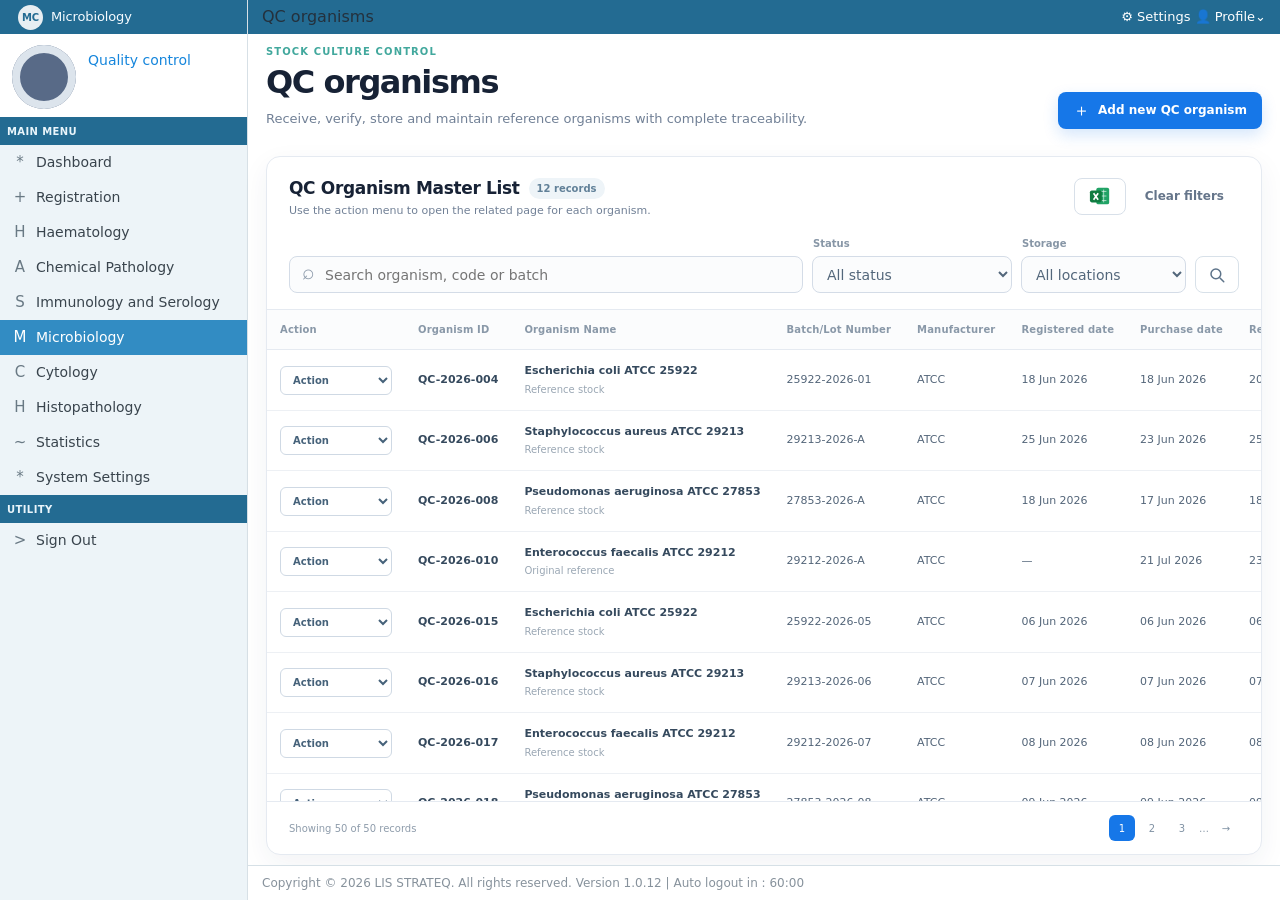
<file: index.html>
<!doctype html>
<html lang="en">
<head>
  <meta charset="utf-8" />
  <meta name="viewport" content="width=device-width, initial-scale=1" />
  <meta name="description" content="Static stock culture workflow mockup for a microbiology LIS." />
  <title>Stock Culture · Microbiology LIS</title>
  <link rel="stylesheet" href="styles.css" />
  <link rel="stylesheet" href="shell-overrides.css" />
</head>
<body class="qc-register-index">
  <div class="app-shell">
    <aside class="sidebar" aria-label="Primary navigation">
      <div class="brand-lockup">
        <div class="brand-mark" aria-hidden="true">MC</div>
        <div>
          <div class="brand-title">Microbiology</div>
          <div class="brand-subtitle">Laboratory information system</div>
        </div>
      </div>

      <div class="workspace-picker">
        <span class="eyebrow">Current workspace</span>
        <strong>Quality control</strong>
        <span class="workspace-status"><span class="status-dot"></span> Live mockup data</span>
      </div>

      <nav class="sidebar-nav">
        <span class="nav-label">Module</span>
        <button class="nav-item is-active" type="button" data-view="dashboard">
          <span class="nav-icon" aria-hidden="true">▦</span>
          <span>QC organisms</span>
          <span class="nav-count">12</span>
        </button>
        <button class="nav-item" type="button" data-view="storage">
          <span class="nav-icon" aria-hidden="true">▣</span>
          <span>Storage map</span>
        </button>
        <button class="nav-item" type="button" data-view="passages">
          <span class="nav-icon" aria-hidden="true">↗</span>
          <span>Passage log</span>
        </button>
        <button class="nav-item" type="button" data-view="subculture">
          <span class="nav-icon" aria-hidden="true">＋</span>
          <span>Subculture</span>
        </button>
        <button class="nav-item" type="button" data-view="usage">
          <span class="nav-icon" aria-hidden="true">⇄</span>
          <span>Usage &amp; disposal</span>
        </button>
      </nav>

      <div class="sidebar-footer">
        <div class="safety-callout">
          <span class="safety-icon" aria-hidden="true">!</span>
          <div>
            <strong>Traceability first</strong>
            <span>Every movement keeps a passage and storage history.</span>
          </div>
        </div>
        <div class="signed-in">
          <div class="avatar">SA</div>
          <div>
            <strong>Sarah A.</strong>
            <span>Microbiology scientist</span>
          </div>
          <button class="icon-button" type="button" aria-label="Account menu">•••</button>
        </div>
      </div>
    </aside>

    <main class="main-content">
      <header class="topbar">
        <div class="breadcrumbs"><span>Microbiology</span><span class="crumb-separator">/</span><strong id="breadcrumb-current">QC organisms</strong></div>
        <div class="topbar-actions">
          <span class="environment-pill"><span class="status-dot"></span> Local mockup</span>
          <button class="icon-button" type="button" aria-label="Help">?</button>
          <button class="notification-button" type="button" aria-label="Notifications"><span>♢</span><i></i></button>
        </div>
      </header>

      <div class="page-container">
        <section class="view is-visible" id="view-dashboard" data-view-panel="dashboard">
          <div class="page-heading">
            <div>
              <span class="eyebrow accent-eyebrow">Stock culture control</span>
              <h1>QC organisms</h1>
              <p>Receive, verify, store and maintain reference organisms with complete traceability.</p>
            </div>
            <button class="button button-primary" type="button" data-view="register"><span class="button-symbol">＋</span> Add new QC organism</button>
          </div>

          <div class="metric-grid" aria-label="QC organism summary">
            <article class="metric-card">
              <div class="metric-top"><span class="metric-label">Active cultures</span><span class="metric-icon metric-icon-blue">●</span></div>
              <strong class="metric-value">12</strong>
              <span class="metric-note"><span class="trend-up">↗ 2</span> this quarter</span>
            </article>
            <article class="metric-card">
              <div class="metric-top"><span class="metric-label">Awaiting acceptance</span><span class="metric-icon metric-icon-amber">!</span></div>
              <strong class="metric-value">2</strong>
              <span class="metric-note">Both received this week</span>
            </article>
            <article class="metric-card">
              <div class="metric-top"><span class="metric-label">Review due</span><span class="metric-icon metric-icon-purple">◷</span></div>
              <strong class="metric-value">3</strong>
              <span class="metric-note">Within the next 30 days</span>
            </article>
            <article class="metric-card">
              <div class="metric-top"><span class="metric-label">Storage alerts</span><span class="metric-icon metric-icon-red">⌁</span></div>
              <strong class="metric-value">1</strong>
              <span class="metric-note">Freezer 02 needs review</span>
            </article>
          </div>

          <div class="card workflow-card">
            <div class="card-heading compact-heading">
              <div>
                <span class="eyebrow">Suggested operating flow</span>
                <h2>From receipt to controlled use</h2>
              </div>
              <button class="text-button" type="button" data-view="register">Open registration <span>→</span></button>
            </div>
            <div class="flow-track">
              <div class="flow-step is-complete"><span class="flow-index">01</span><div><strong>Receive</strong><span>Check shipment &amp; certificate</span></div></div>
              <span class="flow-line is-complete"></span>
              <div class="flow-step is-current"><span class="flow-index">02</span><div><strong>Accept</strong><span>Identity, purity &amp; result</span></div></div>
              <span class="flow-line"></span>
              <div class="flow-step"><span class="flow-index">03</span><div><strong>Store</strong><span>Assign freezer, rack &amp; box</span></div></div>
              <span class="flow-line"></span>
              <div class="flow-step"><span class="flow-index">04</span><div><strong>Maintain</strong><span>Passage, use &amp; disposal</span></div></div>
            </div>
          </div>

          <section class="card table-card">
            <div class="table-card-heading">
              <div>
                <div class="heading-with-count"><h2>QC Organism Master List</h2><span class="count-badge">12 records</span></div>
                <p>Use the action menu to open the related page for each organism.</p>
              </div>
              <div class="heading-actions">
                <button class="button button-secondary" type="button" id="export-button" title="Download Master List" aria-label="Download Master List"><svg width="22" height="22" viewBox="0 0 24 24" aria-hidden="true" focusable="false"><rect x="8" y="3" width="14" height="18" rx="2" fill="#21a366"/><path d="M13 7h6M13 12h6M13 17h6M16 5v14" stroke="#fff" stroke-opacity=".65"/><rect x="1" y="6" width="13" height="13" rx="2" fill="#107c41"/><path d="m5 9 5 7m0-7-5 7" stroke="#fff" stroke-width="1.8"/></svg></button>
                <button class="button button-ghost" type="button" id="clear-filters">Clear filters</button>
              </div>
            </div>

            <div class="filter-bar">
              <label class="search-field"><span class="search-icon" aria-hidden="true">⌕</span><input id="global-search" type="search" placeholder="Search organism, code or batch" autocomplete="off" /></label>
              <label class="filter-field"><span>Status</span><select id="status-filter"><option value="all">All status</option><option value="Active">Active</option><option value="Pending acceptance">Pending acceptance</option><option value="Review due">Review due</option></select></label>
              <label class="filter-field"><span>Storage</span><select id="storage-filter"><option value="all">All locations</option><option value="Freezer 01">Freezer 01</option><option value="Freezer 02">Freezer 02</option><option value="Refrigerator 01">Refrigerator 01</option></select></label>
              <button class="filter-button" type="button" id="apply-filters" title="Apply filters" aria-label="Apply filters"><svg width="18" height="18" viewBox="0 0 24 24" fill="none" stroke="currentColor" stroke-width="2" stroke-linecap="round" aria-hidden="true" focusable="false"><circle cx="10.5" cy="10.5" r="6.5"/><path d="m16 16 5 5"/></svg></button>
            </div>

            <div class="table-wrap">
              <table class="data-table" id="organism-table">
                <thead>
                  <tr>
                    <th>Action</th><th>Organism ID</th><th>Organism Name</th><th>Batch/Lot Number</th><th>Manufacturer</th><th>Registered date</th><th>Purchase date</th><th>Received date</th><th>Storage</th><th>Rack / box</th><th>Status</th>
                  </tr>
                </thead>
                <tbody id="organism-rows"></tbody>
              </table>
              <div class="empty-state is-hidden" id="empty-state"><span class="empty-icon">⌕</span><strong>No organisms match the current filters.</strong><span>Try a different search term or clear the filters.</span></div>
            </div>
            <div class="table-footer"><span id="result-summary">Showing 4 of 12 records</span><div class="pagination"><button class="page-button is-active" type="button">1</button><button class="page-button" type="button">2</button><button class="page-button" type="button">3</button><span>…</span><button class="page-button" type="button">→</button></div></div>
          </section>
        </section>

        <section class="view" id="view-register" data-view-panel="register">
          <div class="page-heading register-heading">
            <div><button class="back-link" type="button" data-view="dashboard">← Back to QC organisms</button><span class="eyebrow accent-eyebrow">Controlled intake</span><h1>Register QC organism</h1><p>Complete the four checkpoints before the organism is released to storage.</p></div>
            <div class="heading-status"><span class="draft-pill"><span class="status-dot status-dot-amber"></span> Draft record</span><span class="record-reference">Next ID <strong>QC-2026-013</strong></span></div>
          </div>

          <div class="stepper" aria-label="Registration progress"><div class="stepper-item is-active"><span>1</span><strong>Identification</strong></div><div class="stepper-line"></div><div class="stepper-item"><span>2</span><strong>Acceptance</strong></div><div class="stepper-line"></div><div class="stepper-item"><span>3</span><strong>Inspection</strong></div><div class="stepper-line"></div><div class="stepper-item"><span>4</span><strong>Storage</strong></div></div>

          <form id="register-form" novalidate>
            <div class="form-grid form-grid-top">
              <section class="card form-section" data-step="1">
                <div class="section-heading"><div class="section-number">01</div><div><span class="eyebrow">Source &amp; identity</span><h2>Organism identification</h2><p>Capture the traceable identity exactly as shown on the certificate.</p></div><span class="required-note">* Required</span></div>
                <div class="form-fields three-columns">
                  <label class="field"><span>Organism ID <em>*</em></span><input name="organismId" value="QC-2026-013" readonly /></label>
                  <label class="field"><span>QC organism <em>*</em></span><select name="organism"><option value="">Select organism</option><option>Escherichia coli ATCC 25922</option><option>Staphylococcus aureus ATCC 29213</option><option>Enterococcus faecalis ATCC 29212</option><option>Pseudomonas aeruginosa ATCC 27853</option></select></label>
                  <label class="field"><span>Passage number <em>*</em></span><select name="passage"><option value="">Select passage</option><option>0 · Original reference</option><option>1 · Reference stock</option><option>2 · Working stock</option><option>3 · Working stock</option></select></label>
                  <label class="field"><span>Code <em>*</em></span><input name="code" placeholder="e.g. EC-25922" /></label>
                  <label class="field"><span>Batch / lot <em>*</em></span><input name="batch" placeholder="e.g. 25922-2026-A" /></label>
                  <label class="field"><span>Manufacturer / source <em>*</em></span><input name="manufacturer" placeholder="e.g. ATCC" /></label>
                  <label class="field"><span>Purchase date <em>*</em></span><input name="purchaseDate" type="date" /></label>
                  <label class="field"><span>Received date <em>*</em></span><input name="receivedDate" type="date" /></label>
                  <label class="field"><span>Expiry / review date</span><input name="expiryDate" type="date" /></label>
                </div>
              </section>

              <section class="card form-section" data-step="2">
                <div class="section-heading"><div class="section-number">02</div><div><span class="eyebrow">Identity confirmation</span><h2>Acceptance testing</h2><p>Record the test method and acceptance decision.</p></div><span class="result-pill result-pill-pending">Pending</span></div>
                <div class="form-fields two-columns">
                  <label class="field"><span>Plate / media <em>*</em></span><select name="plate"><option value="">Select media</option><option>Blood agar plate</option><option>Mueller-Hinton agar</option><option>MacConkey agar</option><option>Sabouraud dextrose agar</option></select></label>
                  <label class="field"><span>Lot number <em>*</em></span><input name="plateLot" placeholder="e.g. MHA-26-041" /></label>
                  <label class="field"><span>Organism name observed</span><select name="observedOrganism"><option value="">Select result</option><option>Matches certificate</option><option>Does not match certificate</option><option>Not performed</option></select></label>
                  <label class="field"><span>Method identification <em>*</em></span><select name="method"><option value="">Select method</option><option>Biochemical identification</option><option>MALDI-TOF</option><option>Microscopy &amp; staining</option><option>Reference certificate only</option></select></label>
                  <label class="field"><span>Bio number</span><input name="bioNumber" placeholder="e.g. BIO-8841" /></label>
                  <label class="field"><span>Confidence level</span><input name="confidence" placeholder="e.g. 99.9%" /></label>
                  <label class="field field-span-2"><span>Acceptance result <em>*</em></span><select name="acceptanceResult"><option value="">Select result</option><option>Pass — accepted for stock preparation</option><option>Conditional — review required</option><option>Fail — quarantine</option></select></label>
                </div>
                <div class="callout callout-info"><span class="callout-icon">i</span><span>Keep the organism in <strong>quarantine</strong> until purity and identification checks are recorded.</span></div>
              </section>
            </div>

            <div class="form-grid form-grid-bottom">
              <section class="card form-section" data-step="3">
                <div class="section-heading"><div class="section-number">03</div><div><span class="eyebrow">Receipt condition</span><h2>Inspection checklist</h2><p>Document the package, quantity and any deviation found on receipt.</p></div></div>
                <div class="form-fields two-columns">
                  <label class="field"><span>Ordered amount <em>*</em></span><input name="orderedAmount" type="number" min="1" placeholder="e.g. 10" /></label>
                  <label class="field"><span>Number of tubes / loops per batch <em>*</em></span><input name="tubeCount" type="number" min="1" placeholder="e.g. 10" /></label>
                  <label class="field"><span>Condition of package / tube <em>*</em></span><select name="condition"><option value="">Select condition</option><option>Intact — no deviation</option><option>Minor packaging damage</option><option>Temperature excursion</option><option>Leak / contamination suspected</option></select></label>
                  <label class="field"><span>Cold-chain reading</span><input name="coldChain" placeholder="e.g. 4.2 °C on receipt" /></label>
                  <label class="field field-span-2"><span>Inspection comment</span><textarea name="comment" rows="4" placeholder="Describe any receipt observation, deviation or corrective action."></textarea></label>
                </div>
                <label class="upload-zone" for="certificate-file"><span class="upload-glyph">↑</span><span><strong>Upload birth / authenticity certificate</strong><small>PDF only · max 10 MB · click to attach a mock file</small></span><span class="upload-action">Choose file</span><input id="certificate-file" name="certificate" type="file" accept="application/pdf" /></label>
                <div class="file-chip is-hidden" id="selected-file"><span>PDF</span><strong></strong><button type="button" aria-label="Remove file" id="remove-file">×</button></div>
              </section>

              <section class="card form-section" data-step="4">
                <div class="section-heading"><div class="section-number">04</div><div><span class="eyebrow">Release to storage</span><h2>Storage &amp; governance</h2><p>Assign a precise location and reviewers for the stock culture.</p></div></div>
                <div class="form-fields two-columns">
                  <label class="field"><span>Refrigerator / freezer <em>*</em></span><select name="storage"><option value="">Select location</option><option>Freezer 01 · −80 °C</option><option>Freezer 02 · −20 °C</option><option>Refrigerator 01 · 2–8 °C</option></select></label>
                  <label class="field"><span>Rack and box <em>*</em></span><select name="rack"><option value="">Select rack / box</option><option>Rack A · Box 04</option><option>Rack B · Box 02</option><option>Rack C · Box 07</option><option>Rack D · Box 01</option></select></label>
                  <label class="field"><span>Date performed <em>*</em></span><input name="performedDate" type="date" /></label>
                  <label class="field"><span>Performed by <em>*</em></span><select name="performedBy"><option value="">Select user</option><option>Sarah A.</option><option>Dr. Amir R.</option><option>Nurul H.</option></select></label>
                  <label class="field"><span>Reviewed by</span><select name="reviewedBy"><option value="">Select reviewer</option><option>Dr. Amir R.</option><option>Dr. Mei L.</option><option>Sarah A.</option></select></label>
                  <label class="field"><span>Endorsed by</span><select name="endorsedBy"><option value="">Select endorser</option><option>Dr. Mei L.</option><option>Laboratory manager</option></select></label>
                </div>
                <div class="release-check"><label class="checkbox-row"><input type="checkbox" name="releaseToStorage" /><span></span><strong>Release to storage after acceptance</strong></label><small>Leave unchecked to save as a quarantine draft.</small></div>
              </section>
            </div>

            <div class="form-actions"><button class="button button-ghost" type="button" data-view="dashboard">Close</button><div><button class="button button-secondary" type="button" id="save-draft">Save draft</button><button class="button button-primary" type="submit">Register QC organism <span class="button-symbol">→</span></button></div></div>
          </form>
        </section>

        <section class="view" id="view-detail" data-view-panel="detail">
          <div class="page-heading detail-heading"><div><button class="back-link" type="button" data-view="dashboard">← Back to QC organisms</button><span class="eyebrow accent-eyebrow">Organism record</span><h1 id="detail-title">Escherichia coli ATCC 25922</h1><p id="detail-subtitle">QC-2026-004 · Reference stock · Last updated 18 Jun 2026</p></div><div class="detail-actions"><span class="status-badge status-active" id="detail-status">Active</span><div class="action-menu"><button class="button button-primary" type="button" data-action-toggle>Action <span class="button-symbol">⌄</span></button><div class="action-menu-list" data-action-menu><button type="button" data-view="acceptance">Open acceptance testing</button><button type="button" data-view="storage">View storage location</button><button type="button" data-view="passages">View passage log</button><button type="button" data-view="usage">Record usage / disposal</button></div></div></div></div>
          <div class="detail-layout"><section class="detail-main"><div class="card detail-summary"><div class="detail-summary-top"><div class="organism-avatar">EC</div><div><span class="eyebrow">Reference organism</span><h2 id="detail-card-title">Escherichia coli ATCC 25922</h2><span class="detail-code" id="detail-code">EC-25922 · Batch 25922-2026-01</span></div><button class="button button-secondary" type="button" data-view="register">Edit record</button></div><div class="detail-stats"><div><span>Passage</span><strong id="detail-passage">P1</strong></div><div><span>Available tubes</span><strong id="detail-tubes">8 / 10</strong></div><div><span>Storage</span><strong id="detail-storage">−80 °C</strong></div><div><span>Review due</span><strong id="detail-review">30 Jun 2027</strong></div></div></div><div class="card detail-tabs-card"><div class="detail-tabs"><button class="detail-tab is-active" type="button" data-detail-tab="overview">Overview</button><button class="detail-tab" type="button" data-detail-tab="acceptance">Acceptance</button><button class="detail-tab" type="button" data-detail-tab="activity">Activity</button></div><div class="detail-tab-panel is-visible" data-detail-panel="overview"><div class="detail-grid"><div><span class="detail-label">Manufacturer</span><strong id="detail-manufacturer">ATCC</strong></div><div><span class="detail-label">Purchase date</span><strong id="detail-purchase">18 Jun 2026</strong></div><div><span class="detail-label">Received date</span><strong id="detail-received">20 Jun 2026</strong></div><div><span class="detail-label">Source certificate</span><strong>ATCC-COA-25922.pdf <span class="text-link">View</span></strong></div></div><div class="subsection-heading"><h3>Chain of custody</h3><span>All events are mockup examples</span></div><div class="timeline"><div class="timeline-item"><span class="timeline-dot timeline-dot-green"></span><div><strong>Released to Freezer 01</strong><span>Rack A · Box 04 · 20 Jun 2026 by Sarah A.</span></div><time>20 Jun</time></div><div class="timeline-item"><span class="timeline-dot timeline-dot-blue"></span><div><strong>Acceptance passed</strong><span>Purity and identification confirmed · MALDI-TOF</span></div><time>20 Jun</time></div><div class="timeline-item"><span class="timeline-dot timeline-dot-purple"></span><div><strong>Received in microbiology</strong><span>10 cryovials received in intact cold chain</span></div><time>20 Jun</time></div></div></div><div class="detail-tab-panel" data-detail-panel="acceptance"><div class="acceptance-banner"><span class="acceptance-check">✓</span><div><strong>Accepted for QC use</strong><span>All required identity and purity checks are complete.</span></div><span class="status-badge status-active">Pass</span></div><div class="detail-grid"><div><span class="detail-label">Plate / media</span><strong>Blood agar plate</strong></div><div><span class="detail-label">Media lot</span><strong>MHA-26-041</strong></div><div><span class="detail-label">Method</span><strong>MALDI-TOF</strong></div><div><span class="detail-label">Confidence</span><strong>99.9%</strong></div></div></div><div class="detail-tab-panel" data-detail-panel="activity"><div class="activity-list"><div class="activity-row"><span class="activity-icon">↗</span><div><strong>Working stock prepared</strong><span>Passage 2 · 10 tubes · by Sarah A.</span></div><time>01 Jul 2026</time></div><div class="activity-row"><span class="activity-icon">−</span><div><strong>Tube withdrawn for AST QC</strong><span>Tube 03 · purpose: weekly AST panel</span></div><time>08 Jul 2026</time></div><div class="activity-row"><span class="activity-icon">✓</span><div><strong>Record reviewed</strong><span>Reviewed by Dr. Amir R.</span></div><time>30 Jun 2026</time></div></div></div></div></div></section><aside class="detail-aside"><div class="card side-card"><div class="side-card-heading"><h3>Quick actions</h3><span class="eyebrow">Next step</span></div><button class="quick-action" type="button" data-view="passages"><span class="quick-action-icon">↗</span><span><strong>Record passage</strong><small>Create a new working stock</small></span><span>→</span></button><button class="quick-action" type="button" data-view="usage"><span class="quick-action-icon">⇄</span><span><strong>Withdraw a tube</strong><small>Log controlled usage</small></span><span>→</span></button><button class="quick-action" type="button" data-view="storage"><span class="quick-action-icon">▣</span><span><strong>Move storage</strong><small>Update rack or box</small></span><span>→</span></button></div><div class="card side-card"><div class="side-card-heading"><h3>Storage note</h3><span class="status-badge status-active">In range</span></div><div class="temperature-row"><span>Freezer 01</span><strong>−80.4 °C</strong></div><div class="temperature-bar"><span></span></div><small class="muted-copy">Last checked today at 08:10. Alert threshold: −70 °C.</small></div></aside></div>
        </section>

        <section class="view" id="view-acceptance" data-view-panel="acceptance">
          <div class="page-heading"><div><button class="back-link" type="button" data-view="dashboard">← Back to QC organisms</button><span class="eyebrow accent-eyebrow">Checkpoint 02</span><h1>Acceptance testing</h1><p>Verify identity, purity and suitability before release to storage.</p></div><span class="status-badge status-pending">2 pending</span></div>
          <div class="card acceptance-queue"><div class="table-card-heading"><div><h2>Acceptance queue</h2><p>Each record stays quarantined until the result is captured.</p></div><button class="button button-secondary" type="button" data-view="register">Register new intake</button></div><div class="queue-grid"><article class="queue-item"><div class="queue-item-top"><span class="status-badge status-pending">Pending test</span><span class="queue-date">Received 25 Jul 2026</span></div><h3>Staphylococcus aureus ATCC 29213</h3><p>QC-2026-011 · Batch 29213-2026-B · 10 tubes</p><div class="queue-meta"><span><strong>Plate</strong> Blood agar</span><span><strong>Method</strong> MALDI-TOF</span></div><button class="button button-primary button-small" type="button" data-view="register">Open checklist →</button></article><article class="queue-item"><div class="queue-item-top"><span class="status-badge status-review">Review required</span><span class="queue-date">Received 23 Jul 2026</span></div><h3>Enterococcus faecalis ATCC 29212</h3><p>QC-2026-010 · Batch 29212-2026-A · 5 tubes</p><div class="queue-meta"><span><strong>Plate</strong> MHA plate</span><span><strong>Method</strong> Biochemical</span></div><button class="button button-primary button-small" type="button" data-view="register">Review result →</button></article></div></div>
          <div class="card acceptance-guidance"><div class="guidance-icon">i</div><div><h2>Acceptance gate</h2><p>Document the received condition, purity observation, identification method and final result. A failed or conditional result should remain in quarantine and create a deviation record.</p></div><button class="text-button" type="button" data-view="usage">View audit history →</button></div>
        </section>

        <section class="view" id="view-storage" data-view-panel="storage">
          <div class="page-heading"><div><button class="back-link" type="button" data-view="dashboard">← Back to QC organisms</button><span class="eyebrow accent-eyebrow">Checkpoint 03</span><h1>Storage map</h1><p>Know exactly where each tube is held, and when the location was last verified.</p></div><button class="button button-primary" type="button" id="log-temperature">＋ Log temperature</button></div>
          <div class="storage-summary"><div class="storage-summary-card"><span class="storage-card-icon">❄</span><div><span>Freezer 01 · −80 °C</span><strong>8 organisms</strong></div><span class="status-badge status-active">In range</span></div><div class="storage-summary-card"><span class="storage-card-icon">❄</span><div><span>Freezer 02 · −20 °C</span><strong>3 organisms</strong></div><span class="status-badge status-review">Review</span></div><div class="storage-summary-card"><span class="storage-card-icon">▣</span><div><span>Refrigerator 01 · 2–8 °C</span><strong>1 organism</strong></div><span class="status-badge status-active">In range</span></div></div>
          <div class="storage-layout"><section class="card freezer-map"><div class="table-card-heading"><div><h2>Freezer 01 <span class="muted-heading">· −80 °C</span></h2><p>Click a box to see the organisms assigned to it.</p></div><span class="storage-last-check">Last check today · 08:10</span></div><div class="rack-tabs"><button class="rack-tab is-active" type="button">Rack A</button><button class="rack-tab" type="button">Rack B</button><button class="rack-tab" type="button">Rack C</button></div><div class="box-grid"><button class="storage-box is-selected" type="button"><span class="box-label">Box 04</span><strong>3 / 10</strong><small>QC-2026-004</small></button><button class="storage-box" type="button"><span class="box-label">Box 05</span><strong>6 / 10</strong><small>Available</small></button><button class="storage-box" type="button"><span class="box-label">Box 06</span><strong>10 / 10</strong><small>Full</small></button><button class="storage-box" type="button"><span class="box-label">Box 07</span><strong>2 / 10</strong><small>QC-2026-008</small></button><button class="storage-box" type="button"><span class="box-label">Box 08</span><strong>0 / 10</strong><small>Available</small></button><button class="storage-box" type="button"><span class="box-label">Box 09</span><strong>7 / 10</strong><small>QC-2026-009</small></button></div></section><aside class="card storage-detail"><span class="eyebrow">Selected location</span><h2>Rack A · Box 04</h2><p>3 active organisms assigned to this box.</p><div class="storage-organism"><div class="organism-avatar small-avatar">EC</div><div><strong>Escherichia coli ATCC 25922</strong><span>8 tubes remaining · QC-2026-004</span></div></div><div class="storage-organism"><div class="organism-avatar small-avatar purple-avatar">PA</div><div><strong>Pseudomonas aeruginosa ATCC 27853</strong><span>6 tubes remaining · QC-2026-008</span></div></div><div class="storage-organism"><div class="organism-avatar small-avatar amber-avatar">EF</div><div><strong>Enterococcus faecalis ATCC 29212</strong><span>5 tubes remaining · QC-2026-010</span></div></div><button class="button button-secondary full-width" type="button" data-view="detail">View selected record</button></aside></div>
        </section>

        <section class="view" id="view-passages" data-view-panel="passages">
          <div class="page-heading"><div><button class="back-link" type="button" data-view="dashboard">← Back to QC organisms</button><span class="eyebrow accent-eyebrow">Checkpoint 04</span><h1>Passage log</h1><p>Limit subcultures and keep the stock-to-working-culture chain visible.</p></div><button class="button button-primary" type="button" id="add-passage">＋ Record passage</button></div>
          <div class="card passage-card"><div class="table-card-heading"><div><h2>Recent passage activity</h2><p>Working cultures should be prepared from a traceable reference stock.</p></div><span class="status-badge status-active">12 active stocks</span></div><div class="table-wrap"><table class="data-table passage-table"><thead><tr><th>Date</th><th>Organism</th><th>From</th><th>To</th><th>Quantity</th><th>Performed by</th><th>Result</th></tr></thead><tbody><tr><td>01 Jul 2026</td><td><strong>Escherichia coli ATCC 25922</strong><small>QC-2026-004</small></td><td>P1 · Reference stock</td><td>P2 · Working stock</td><td>10 tubes</td><td>Sarah A.</td><td><span class="status-badge status-active">Passed</span></td></tr><tr><td>25 Jun 2026</td><td><strong>Staphylococcus aureus ATCC 29213</strong><small>QC-2026-006</small></td><td>P0 · Original reference</td><td>P1 · Reference stock</td><td>10 tubes</td><td>Nurul H.</td><td><span class="status-badge status-active">Passed</span></td></tr><tr><td>18 Jun 2026</td><td><strong>Pseudomonas aeruginosa ATCC 27853</strong><small>QC-2026-008</small></td><td>P1 · Reference stock</td><td>P2 · Working stock</td><td>10 tubes</td><td>Sarah A.</td><td><span class="status-badge status-review">Review</span></td></tr></tbody></table></div></div><div class="card passage-guidance"><div class="guidance-icon">↗</div><div><h2>Passage guardrail</h2><p>Record the source passage, new passage, tube count and purity result. If a frozen stock has been thawed, flag it as consumed rather than refreezing it.</p></div><span class="source-note">Reference: local SOP to be confirmed</span></div>
        </section>

        <section class="view" id="view-usage" data-view-panel="usage">
          <div class="page-heading"><div><button class="back-link" type="button" data-view="dashboard">← Back to QC organisms</button><span class="eyebrow accent-eyebrow">Controlled movement</span><h1>Usage &amp; disposal</h1><p>Log every withdrawal, return, consumed tube and final decontamination.</p></div><button class="button button-primary" type="button" id="record-usage">＋ Record movement</button></div>
          <div class="usage-grid"><section class="card movement-form"><div class="section-heading"><div class="section-number">01</div><div><span class="eyebrow">Quick movement entry</span><h2>Withdraw a tube</h2><p>Use this form for a controlled QC run or disposal.</p></div></div><div class="form-fields two-columns"><label class="field field-span-2"><span>Organism <em>*</em></span><select id="usage-organism"><option>Escherichia coli ATCC 25922 · QC-2026-004</option><option>Staphylococcus aureus ATCC 29213 · QC-2026-006</option><option>Pseudomonas aeruginosa ATCC 27853 · QC-2026-008</option></select></label><label class="field"><span>Movement type <em>*</em></span><select id="usage-type"><option>Withdraw for QC testing</option><option>Prepare working stock</option><option>Return unused tube</option><option>Dispose / decontaminate</option></select></label><label class="field"><span>Tube / loop ID</span><input id="usage-tube" placeholder="e.g. T03" /></label><label class="field field-span-2"><span>Purpose / comment</span><textarea id="usage-comment" rows="3" placeholder="e.g. Weekly AST QC run"></textarea></label></div><div class="form-actions inline-form-actions"><button class="button button-ghost" type="button" id="reset-usage">Clear</button><button class="button button-primary" type="button" id="save-usage">Save movement</button></div></section><section class="card usage-history"><div class="table-card-heading"><div><h2>Recent movements</h2><p>Audit-ready history for the selected stock.</p></div><span class="count-badge">This month · 7</span></div><div class="movement-list"><div class="movement-row"><span class="movement-icon movement-withdraw">−</span><div><strong>Tube T03 withdrawn</strong><span>Escherichia coli ATCC 25922 · Weekly AST QC run</span></div><time>08 Jul 2026<br><small>Sarah A.</small></time></div><div class="movement-row"><span class="movement-icon movement-create">↗</span><div><strong>Working stock prepared</strong><span>Pseudomonas aeruginosa ATCC 27853 · 10 tubes</span></div><time>01 Jul 2026<br><small>Sarah A.</small></time></div><div class="movement-row"><span class="movement-icon movement-dispose">×</span><div><strong>Tube T04 decontaminated</strong><span>Staphylococcus aureus ATCC 29213 · Expired working tube</span></div><time>28 Jun 2026<br><small>Nurul H.</small></time></div></div></section></div><div class="card disposal-guidance"><div class="guidance-icon">!</div><div><h2>Disposal requires a reason</h2><p>Choose a disposal reason, record who performed it and follow the laboratory’s approved biohazard decontamination procedure. The mockup records the event only; your local SOP remains the authority.</p></div></div>
        </section>
      </div>
    </main>
  </div>
  <div class="toast" id="toast" role="status" aria-live="polite"><span class="toast-icon">✓</span><span id="toast-message">Saved</span></div>
  <script src="shell-overrides.js"></script><script src="script.js"></script>
</body>
</html>
</file>
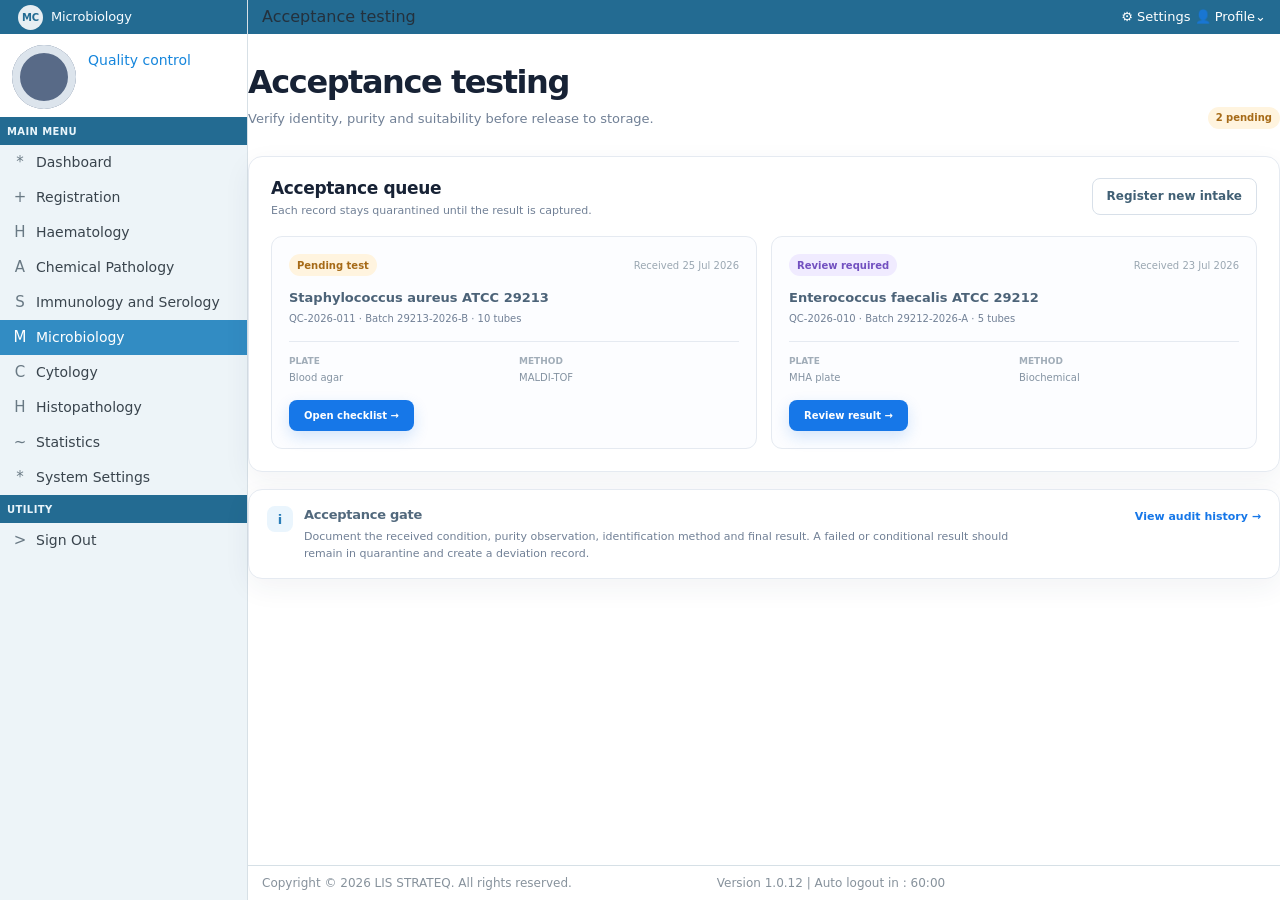
<file: Acceptance_Testing.html>
<!doctype html>
<html lang="en">
<head>
  <meta charset="utf-8" />
  <meta name="viewport" content="width=device-width, initial-scale=1" />
  <meta name="description" content="Static stock culture workflow mockup for a microbiology LIS." />
  <title>Stock Culture · Microbiology LIS</title>
  <link rel="stylesheet" href="Acceptance_Testing.css" />
  <link rel="stylesheet" href="shell-overrides.css" />
</head>
<body>
  <div class="app-shell">
    <aside class="sidebar" aria-label="Primary navigation">
      <div class="brand-lockup">
        <div class="brand-mark" aria-hidden="true">MC</div>
        <div>
          <div class="brand-title">Microbiology</div>
          <div class="brand-subtitle">Laboratory information system</div>
        </div>
      </div>

      <div class="workspace-picker">
        <span class="eyebrow">Current workspace</span>
        <strong>Quality control</strong>
        <span class="workspace-status"><span class="status-dot"></span> Live mockup data</span>
      </div>

      <nav class="sidebar-nav">
        <span class="nav-label">Module</span>
        <button class="nav-item is-active" type="button" data-view="dashboard">
          <span class="nav-icon" aria-hidden="true">▦</span>
          <span>QC organisms</span>
          <span class="nav-count">12</span>
        </button>
        <button class="nav-item" type="button" data-view="storage">
          <span class="nav-icon" aria-hidden="true">▣</span>
          <span>Storage map</span>
        </button>
        <button class="nav-item" type="button" data-view="passages">
          <span class="nav-icon" aria-hidden="true">↗</span>
          <span>Passage log</span>
        </button>
        <button class="nav-item" type="button" data-view="subculture">
          <span class="nav-icon" aria-hidden="true">＋</span>
          <span>Subculture</span>
        </button>
        <button class="nav-item" type="button" data-view="usage">
          <span class="nav-icon" aria-hidden="true">⇄</span>
          <span>Usage &amp; disposal</span>
        </button>
      </nav>

      <div class="sidebar-footer">
        <div class="safety-callout">
          <span class="safety-icon" aria-hidden="true">!</span>
          <div>
            <strong>Traceability first</strong>
            <span>Every movement keeps a passage and storage history.</span>
          </div>
        </div>
        <div class="signed-in">
          <div class="avatar">SA</div>
          <div>
            <strong>Sarah A.</strong>
            <span>Microbiology scientist</span>
          </div>
          <button class="icon-button" type="button" aria-label="Account menu">•••</button>
        </div>
      </div>
    </aside>

    <main class="main-content">
      <header class="topbar">
        <div class="breadcrumbs"><span>Microbiology</span><span class="crumb-separator">/</span><strong id="breadcrumb-current">QC organisms</strong></div>
        <div class="topbar-actions">
          <span class="environment-pill"><span class="status-dot"></span> Local mockup</span>
          <button class="icon-button" type="button" aria-label="Help">?</button>
          <button class="notification-button" type="button" aria-label="Notifications"><span>♢</span><i></i></button>
        </div>
      </header>

      <div class="page-container">
        <section class="view is-visible" id="view-dashboard" data-view-panel="dashboard">
          <div class="page-heading">
            <div>
              <span class="eyebrow accent-eyebrow">Stock culture control</span>
              <h1>QC organisms</h1>
              <p>Receive, verify, store and maintain reference organisms with complete traceability.</p>
            </div>
            <button class="button button-primary" type="button" data-view="register"><span class="button-symbol">＋</span> Add new QC organism</button>
          </div>

          <div class="metric-grid" aria-label="QC organism summary">
            <article class="metric-card">
              <div class="metric-top"><span class="metric-label">Active cultures</span><span class="metric-icon metric-icon-blue">●</span></div>
              <strong class="metric-value">12</strong>
              <span class="metric-note"><span class="trend-up">↗ 2</span> this quarter</span>
            </article>
            <article class="metric-card">
              <div class="metric-top"><span class="metric-label">Awaiting acceptance</span><span class="metric-icon metric-icon-amber">!</span></div>
              <strong class="metric-value">2</strong>
              <span class="metric-note">Both received this week</span>
            </article>
            <article class="metric-card">
              <div class="metric-top"><span class="metric-label">Review due</span><span class="metric-icon metric-icon-purple">◷</span></div>
              <strong class="metric-value">3</strong>
              <span class="metric-note">Within the next 30 days</span>
            </article>
            <article class="metric-card">
              <div class="metric-top"><span class="metric-label">Storage alerts</span><span class="metric-icon metric-icon-red">⌁</span></div>
              <strong class="metric-value">1</strong>
              <span class="metric-note">Freezer 02 needs review</span>
            </article>
          </div>

          <div class="card workflow-card">
            <div class="card-heading compact-heading">
              <div>
                <span class="eyebrow">Suggested operating flow</span>
                <h2>From receipt to controlled use</h2>
              </div>
              <button class="text-button" type="button" data-view="register">Open registration <span>→</span></button>
            </div>
            <div class="flow-track">
              <div class="flow-step is-complete"><span class="flow-index">01</span><div><strong>Receive</strong><span>Check shipment &amp; certificate</span></div></div>
              <span class="flow-line is-complete"></span>
              <div class="flow-step is-current"><span class="flow-index">02</span><div><strong>Accept</strong><span>Identity, purity &amp; result</span></div></div>
              <span class="flow-line"></span>
              <div class="flow-step"><span class="flow-index">03</span><div><strong>Store</strong><span>Assign freezer, rack &amp; box</span></div></div>
              <span class="flow-line"></span>
              <div class="flow-step"><span class="flow-index">04</span><div><strong>Maintain</strong><span>Passage, use &amp; disposal</span></div></div>
            </div>
          </div>

          <section class="card table-card">
            <div class="table-card-heading">
              <div>
                <div class="heading-with-count"><h2>QC organism register</h2><span class="count-badge">12 records</span></div>
                <p>Use the action menu to open the related page for each organism.</p>
              </div>
              <div class="heading-actions">
                <button class="button button-secondary" type="button" id="export-button"><span class="button-symbol">↓</span> Export view</button>
                <button class="button button-ghost" type="button" id="clear-filters">Clear filters</button>
              </div>
            </div>

            <div class="filter-bar">
              <label class="search-field"><span class="search-icon" aria-hidden="true">⌕</span><input id="global-search" type="search" placeholder="Search organism, code or batch" autocomplete="off" /></label>
              <label class="filter-field"><span>Status</span><select id="status-filter"><option value="all">All status</option><option value="Active">Active</option><option value="Pending acceptance">Pending acceptance</option><option value="Review due">Review due</option></select></label>
              <label class="filter-field"><span>Storage</span><select id="storage-filter"><option value="all">All locations</option><option value="Freezer 01">Freezer 01</option><option value="Freezer 02">Freezer 02</option><option value="Refrigerator 01">Refrigerator 01</option></select></label>
              <button class="filter-button" type="button" id="apply-filters">Filter <span>⌄</span></button>
            </div>

            <div class="table-wrap">
              <table class="data-table" id="organism-table">
                <thead>
                  <tr>
                    <th>Action</th><th>Organism ID</th><th>Organism name</th><th>Code</th><th>Batch</th><th>Manufacturer</th><th>Registered date</th><th>Purchase date</th><th>Received date</th><th>Storage</th><th>Rack / box</th><th>Status</th>
                  </tr>
                </thead>
                <tbody id="organism-rows"></tbody>
              </table>
              <div class="empty-state is-hidden" id="empty-state"><span class="empty-icon">⌕</span><strong>No organisms match the current filters.</strong><span>Try a different search term or clear the filters.</span></div>
            </div>
            <div class="table-footer"><span id="result-summary">Showing 4 of 12 records</span><div class="pagination"><button class="page-button is-active" type="button">1</button><button class="page-button" type="button">2</button><button class="page-button" type="button">3</button><span>…</span><button class="page-button" type="button">→</button></div></div>
          </section>
        </section>

        <section class="view" id="view-register" data-view-panel="register">
          <div class="page-heading register-heading">
            <div><button class="back-link" type="button" data-view="dashboard">← Back to QC organisms</button><span class="eyebrow accent-eyebrow">Controlled intake</span><h1>Register QC organism</h1><p>Complete the four checkpoints before the organism is released to storage.</p></div>
            <div class="heading-status"><span class="draft-pill"><span class="status-dot status-dot-amber"></span> Draft record</span><span class="record-reference">Next ID <strong>QC-2026-013</strong></span></div>
          </div>

          <div class="stepper" aria-label="Registration progress"><div class="stepper-item is-active"><span>1</span><strong>Identification</strong></div><div class="stepper-line"></div><div class="stepper-item"><span>2</span><strong>Acceptance</strong></div><div class="stepper-line"></div><div class="stepper-item"><span>3</span><strong>Inspection</strong></div><div class="stepper-line"></div><div class="stepper-item"><span>4</span><strong>Storage</strong></div></div>

          <form id="register-form" novalidate>
            <div class="form-grid form-grid-top">
              <section class="card form-section" data-step="1">
                <div class="section-heading"><div class="section-number">01</div><div><span class="eyebrow">Source &amp; identity</span><h2>Organism identification</h2><p>Capture the traceable identity exactly as shown on the certificate.</p></div><span class="required-note">* Required</span></div>
                <div class="form-fields three-columns">
                  <label class="field"><span>Organism ID <em>*</em></span><input name="organismId" value="QC-2026-013" readonly /></label>
                  <label class="field"><span>QC organism <em>*</em></span><select name="organism"><option value="">Select organism</option><option>Escherichia coli ATCC 25922</option><option>Staphylococcus aureus ATCC 29213</option><option>Enterococcus faecalis ATCC 29212</option><option>Pseudomonas aeruginosa ATCC 27853</option></select></label>
                  <label class="field"><span>Passage number <em>*</em></span><select name="passage"><option value="">Select passage</option><option>0 · Original reference</option><option>1 · Reference stock</option><option>2 · Working stock</option><option>3 · Working stock</option></select></label>
                  <label class="field"><span>Code <em>*</em></span><input name="code" placeholder="e.g. EC-25922" /></label>
                  <label class="field"><span>Batch / lot <em>*</em></span><input name="batch" placeholder="e.g. 25922-2026-A" /></label>
                  <label class="field"><span>Manufacturer / source <em>*</em></span><input name="manufacturer" placeholder="e.g. ATCC" /></label>
                  <label class="field"><span>Purchase date <em>*</em></span><input name="purchaseDate" type="date" /></label>
                  <label class="field"><span>Received date <em>*</em></span><input name="receivedDate" type="date" /></label>
                  <label class="field"><span>Expiry / review date</span><input name="expiryDate" type="date" /></label>
                </div>
              </section>

              <section class="card form-section" data-step="2">
                <div class="section-heading"><div class="section-number">02</div><div><span class="eyebrow">Identity confirmation</span><h2>Acceptance testing</h2><p>Record the test method and acceptance decision.</p></div><span class="result-pill result-pill-pending">Pending</span></div>
                <div class="form-fields two-columns">
                  <label class="field"><span>Plate / media <em>*</em></span><select name="plate"><option value="">Select media</option><option>Blood agar plate</option><option>Mueller-Hinton agar</option><option>MacConkey agar</option><option>Sabouraud dextrose agar</option></select></label>
                  <label class="field"><span>Lot number <em>*</em></span><input name="plateLot" placeholder="e.g. MHA-26-041" /></label>
                  <label class="field"><span>Organism name observed</span><select name="observedOrganism"><option value="">Select result</option><option>Matches certificate</option><option>Does not match certificate</option><option>Not performed</option></select></label>
                  <label class="field"><span>Method identification <em>*</em></span><select name="method"><option value="">Select method</option><option>Biochemical identification</option><option>MALDI-TOF</option><option>Microscopy &amp; staining</option><option>Reference certificate only</option></select></label>
                  <label class="field"><span>Bio number</span><input name="bioNumber" placeholder="e.g. BIO-8841" /></label>
                  <label class="field"><span>Confidence level</span><input name="confidence" placeholder="e.g. 99.9%" /></label>
                  <label class="field field-span-2"><span>Acceptance result <em>*</em></span><select name="acceptanceResult"><option value="">Select result</option><option>Pass — accepted for stock preparation</option><option>Conditional — review required</option><option>Fail — quarantine</option></select></label>
                </div>
                <div class="callout callout-info"><span class="callout-icon">i</span><span>Keep the organism in <strong>quarantine</strong> until purity and identification checks are recorded.</span></div>
              </section>
            </div>

            <div class="form-grid form-grid-bottom">
              <section class="card form-section" data-step="3">
                <div class="section-heading"><div class="section-number">03</div><div><span class="eyebrow">Receipt condition</span><h2>Inspection checklist</h2><p>Document the package, quantity and any deviation found on receipt.</p></div></div>
                <div class="form-fields two-columns">
                  <label class="field"><span>Ordered amount <em>*</em></span><input name="orderedAmount" type="number" min="1" placeholder="e.g. 10" /></label>
                  <label class="field"><span>Number of tubes / loops per batch <em>*</em></span><input name="tubeCount" type="number" min="1" placeholder="e.g. 10" /></label>
                  <label class="field"><span>Condition of package / tube <em>*</em></span><select name="condition"><option value="">Select condition</option><option>Intact — no deviation</option><option>Minor packaging damage</option><option>Temperature excursion</option><option>Leak / contamination suspected</option></select></label>
                  <label class="field"><span>Cold-chain reading</span><input name="coldChain" placeholder="e.g. 4.2 °C on receipt" /></label>
                  <label class="field field-span-2"><span>Inspection comment</span><textarea name="comment" rows="4" placeholder="Describe any receipt observation, deviation or corrective action."></textarea></label>
                </div>
                <label class="upload-zone" for="certificate-file"><span class="upload-glyph">↑</span><span><strong>Upload birth / authenticity certificate</strong><small>PDF only · max 10 MB · click to attach a mock file</small></span><span class="upload-action">Choose file</span><input id="certificate-file" name="certificate" type="file" accept="application/pdf" /></label>
                <div class="file-chip is-hidden" id="selected-file"><span>PDF</span><strong></strong><button type="button" aria-label="Remove file" id="remove-file">×</button></div>
              </section>

              <section class="card form-section" data-step="4">
                <div class="section-heading"><div class="section-number">04</div><div><span class="eyebrow">Release to storage</span><h2>Storage &amp; governance</h2><p>Assign a precise location and reviewers for the stock culture.</p></div></div>
                <div class="form-fields two-columns">
                  <label class="field"><span>Refrigerator / freezer <em>*</em></span><select name="storage"><option value="">Select location</option><option>Freezer 01 · −80 °C</option><option>Freezer 02 · −20 °C</option><option>Refrigerator 01 · 2–8 °C</option></select></label>
                  <label class="field"><span>Rack and box <em>*</em></span><select name="rack"><option value="">Select rack / box</option><option>Rack A · Box 04</option><option>Rack B · Box 02</option><option>Rack C · Box 07</option><option>Rack D · Box 01</option></select></label>
                  <label class="field"><span>Date performed <em>*</em></span><input name="performedDate" type="date" /></label>
                  <label class="field"><span>Performed by <em>*</em></span><select name="performedBy"><option value="">Select user</option><option>Sarah A.</option><option>Dr. Amir R.</option><option>Nurul H.</option></select></label>
                  <label class="field"><span>Reviewed by</span><select name="reviewedBy"><option value="">Select reviewer</option><option>Dr. Amir R.</option><option>Dr. Mei L.</option><option>Sarah A.</option></select></label>
                  <label class="field"><span>Endorsed by</span><select name="endorsedBy"><option value="">Select endorser</option><option>Dr. Mei L.</option><option>Laboratory manager</option></select></label>
                </div>
                <div class="release-check"><label class="checkbox-row"><input type="checkbox" name="releaseToStorage" /><span></span><strong>Release to storage after acceptance</strong></label><small>Leave unchecked to save as a quarantine draft.</small></div>
              </section>
            </div>

            <div class="form-actions"><button class="button button-ghost" type="button" data-view="dashboard">Close</button><div><button class="button button-secondary" type="button" id="save-draft">Save draft</button><button class="button button-primary" type="submit">Register QC organism <span class="button-symbol">→</span></button></div></div>
          </form>
        </section>

        <section class="view" id="view-detail" data-view-panel="detail">
          <div class="page-heading detail-heading"><div><button class="back-link" type="button" data-view="dashboard">← Back to QC organisms</button><span class="eyebrow accent-eyebrow">Organism record</span><h1 id="detail-title">Escherichia coli ATCC 25922</h1><p id="detail-subtitle">QC-2026-004 · Reference stock · Last updated 18 Jun 2026</p></div><div class="detail-actions"><span class="status-badge status-active" id="detail-status">Active</span><div class="action-menu"><button class="button button-primary" type="button" data-action-toggle>Action <span class="button-symbol">⌄</span></button><div class="action-menu-list" data-action-menu><button type="button" data-view="acceptance">Open acceptance testing</button><button type="button" data-view="storage">View storage location</button><button type="button" data-view="passages">View passage log</button><button type="button" data-view="usage">Record usage / disposal</button></div></div></div></div>
          <div class="detail-layout"><section class="detail-main"><div class="card detail-summary"><div class="detail-summary-top"><div class="organism-avatar">EC</div><div><span class="eyebrow">Reference organism</span><h2 id="detail-card-title">Escherichia coli ATCC 25922</h2><span class="detail-code" id="detail-code">EC-25922 · Batch 25922-2026-01</span></div><button class="button button-secondary" type="button" data-view="register">Edit record</button></div><div class="detail-stats"><div><span>Passage</span><strong id="detail-passage">P1</strong></div><div><span>Available tubes</span><strong id="detail-tubes">8 / 10</strong></div><div><span>Storage</span><strong id="detail-storage">−80 °C</strong></div><div><span>Review due</span><strong id="detail-review">30 Jun 2027</strong></div></div></div><div class="card detail-tabs-card"><div class="detail-tabs"><button class="detail-tab is-active" type="button" data-detail-tab="overview">Overview</button><button class="detail-tab" type="button" data-detail-tab="acceptance">Acceptance</button><button class="detail-tab" type="button" data-detail-tab="activity">Activity</button></div><div class="detail-tab-panel is-visible" data-detail-panel="overview"><div class="detail-grid"><div><span class="detail-label">Manufacturer</span><strong id="detail-manufacturer">ATCC</strong></div><div><span class="detail-label">Purchase date</span><strong id="detail-purchase">18 Jun 2026</strong></div><div><span class="detail-label">Received date</span><strong id="detail-received">20 Jun 2026</strong></div><div><span class="detail-label">Source certificate</span><strong>ATCC-COA-25922.pdf <span class="text-link">View</span></strong></div></div><div class="subsection-heading"><h3>Chain of custody</h3><span>All events are mockup examples</span></div><div class="timeline"><div class="timeline-item"><span class="timeline-dot timeline-dot-green"></span><div><strong>Released to Freezer 01</strong><span>Rack A · Box 04 · 20 Jun 2026 by Sarah A.</span></div><time>20 Jun</time></div><div class="timeline-item"><span class="timeline-dot timeline-dot-blue"></span><div><strong>Acceptance passed</strong><span>Purity and identification confirmed · MALDI-TOF</span></div><time>20 Jun</time></div><div class="timeline-item"><span class="timeline-dot timeline-dot-purple"></span><div><strong>Received in microbiology</strong><span>10 cryovials received in intact cold chain</span></div><time>20 Jun</time></div></div></div><div class="detail-tab-panel" data-detail-panel="acceptance"><div class="acceptance-banner"><span class="acceptance-check">✓</span><div><strong>Accepted for QC use</strong><span>All required identity and purity checks are complete.</span></div><span class="status-badge status-active">Pass</span></div><div class="detail-grid"><div><span class="detail-label">Plate / media</span><strong>Blood agar plate</strong></div><div><span class="detail-label">Media lot</span><strong>MHA-26-041</strong></div><div><span class="detail-label">Method</span><strong>MALDI-TOF</strong></div><div><span class="detail-label">Confidence</span><strong>99.9%</strong></div></div></div><div class="detail-tab-panel" data-detail-panel="activity"><div class="activity-list"><div class="activity-row"><span class="activity-icon">↗</span><div><strong>Working stock prepared</strong><span>Passage 2 · 10 tubes · by Sarah A.</span></div><time>01 Jul 2026</time></div><div class="activity-row"><span class="activity-icon">−</span><div><strong>Tube withdrawn for AST QC</strong><span>Tube 03 · purpose: weekly AST panel</span></div><time>08 Jul 2026</time></div><div class="activity-row"><span class="activity-icon">✓</span><div><strong>Record reviewed</strong><span>Reviewed by Dr. Amir R.</span></div><time>30 Jun 2026</time></div></div></div></div></div></section><aside class="detail-aside"><div class="card side-card"><div class="side-card-heading"><h3>Quick actions</h3><span class="eyebrow">Next step</span></div><button class="quick-action" type="button" data-view="passages"><span class="quick-action-icon">↗</span><span><strong>Record passage</strong><small>Create a new working stock</small></span><span>→</span></button><button class="quick-action" type="button" data-view="usage"><span class="quick-action-icon">⇄</span><span><strong>Withdraw a tube</strong><small>Log controlled usage</small></span><span>→</span></button><button class="quick-action" type="button" data-view="storage"><span class="quick-action-icon">▣</span><span><strong>Move storage</strong><small>Update rack or box</small></span><span>→</span></button></div><div class="card side-card"><div class="side-card-heading"><h3>Storage note</h3><span class="status-badge status-active">In range</span></div><div class="temperature-row"><span>Freezer 01</span><strong>−80.4 °C</strong></div><div class="temperature-bar"><span></span></div><small class="muted-copy">Last checked today at 08:10. Alert threshold: −70 °C.</small></div></aside></div>
        </section>

        <section class="view" id="view-acceptance" data-view-panel="acceptance">
          <div class="page-heading"><div><button class="back-link" type="button" data-view="dashboard">← Back to QC organisms</button><span class="eyebrow accent-eyebrow">Checkpoint 02</span><h1>Acceptance testing</h1><p>Verify identity, purity and suitability before release to storage.</p></div><span class="status-badge status-pending">2 pending</span></div>
          <div class="card acceptance-queue"><div class="table-card-heading"><div><h2>Acceptance queue</h2><p>Each record stays quarantined until the result is captured.</p></div><button class="button button-secondary" type="button" data-view="register">Register new intake</button></div><div class="queue-grid"><article class="queue-item"><div class="queue-item-top"><span class="status-badge status-pending">Pending test</span><span class="queue-date">Received 25 Jul 2026</span></div><h3>Staphylococcus aureus ATCC 29213</h3><p>QC-2026-011 · Batch 29213-2026-B · 10 tubes</p><div class="queue-meta"><span><strong>Plate</strong> Blood agar</span><span><strong>Method</strong> MALDI-TOF</span></div><button class="button button-primary button-small" type="button" data-view="register">Open checklist →</button></article><article class="queue-item"><div class="queue-item-top"><span class="status-badge status-review">Review required</span><span class="queue-date">Received 23 Jul 2026</span></div><h3>Enterococcus faecalis ATCC 29212</h3><p>QC-2026-010 · Batch 29212-2026-A · 5 tubes</p><div class="queue-meta"><span><strong>Plate</strong> MHA plate</span><span><strong>Method</strong> Biochemical</span></div><button class="button button-primary button-small" type="button" data-view="register">Review result →</button></article></div></div>
          <div class="card acceptance-guidance"><div class="guidance-icon">i</div><div><h2>Acceptance gate</h2><p>Document the received condition, purity observation, identification method and final result. A failed or conditional result should remain in quarantine and create a deviation record.</p></div><button class="text-button" type="button" data-view="usage">View audit history →</button></div>
        </section>

        <section class="view" id="view-storage" data-view-panel="storage">
          <div class="page-heading"><div><button class="back-link" type="button" data-view="dashboard">← Back to QC organisms</button><span class="eyebrow accent-eyebrow">Checkpoint 03</span><h1>Storage map</h1><p>Know exactly where each tube is held, and when the location was last verified.</p></div><button class="button button-primary" type="button" id="log-temperature">＋ Log temperature</button></div>
          <div class="storage-summary"><div class="storage-summary-card"><span class="storage-card-icon">❄</span><div><span>Freezer 01 · −80 °C</span><strong>8 organisms</strong></div><span class="status-badge status-active">In range</span></div><div class="storage-summary-card"><span class="storage-card-icon">❄</span><div><span>Freezer 02 · −20 °C</span><strong>3 organisms</strong></div><span class="status-badge status-review">Review</span></div><div class="storage-summary-card"><span class="storage-card-icon">▣</span><div><span>Refrigerator 01 · 2–8 °C</span><strong>1 organism</strong></div><span class="status-badge status-active">In range</span></div></div>
          <div class="storage-layout"><section class="card freezer-map"><div class="table-card-heading"><div><h2>Freezer 01 <span class="muted-heading">· −80 °C</span></h2><p>Click a box to see the organisms assigned to it.</p></div><span class="storage-last-check">Last check today · 08:10</span></div><div class="rack-tabs"><button class="rack-tab is-active" type="button">Rack A</button><button class="rack-tab" type="button">Rack B</button><button class="rack-tab" type="button">Rack C</button></div><div class="box-grid"><button class="storage-box is-selected" type="button"><span class="box-label">Box 04</span><strong>3 / 10</strong><small>QC-2026-004</small></button><button class="storage-box" type="button"><span class="box-label">Box 05</span><strong>6 / 10</strong><small>Available</small></button><button class="storage-box" type="button"><span class="box-label">Box 06</span><strong>10 / 10</strong><small>Full</small></button><button class="storage-box" type="button"><span class="box-label">Box 07</span><strong>2 / 10</strong><small>QC-2026-008</small></button><button class="storage-box" type="button"><span class="box-label">Box 08</span><strong>0 / 10</strong><small>Available</small></button><button class="storage-box" type="button"><span class="box-label">Box 09</span><strong>7 / 10</strong><small>QC-2026-009</small></button></div></section><aside class="card storage-detail"><span class="eyebrow">Selected location</span><h2>Rack A · Box 04</h2><p>3 active organisms assigned to this box.</p><div class="storage-organism"><div class="organism-avatar small-avatar">EC</div><div><strong>Escherichia coli ATCC 25922</strong><span>8 tubes remaining · QC-2026-004</span></div></div><div class="storage-organism"><div class="organism-avatar small-avatar purple-avatar">PA</div><div><strong>Pseudomonas aeruginosa ATCC 27853</strong><span>6 tubes remaining · QC-2026-008</span></div></div><div class="storage-organism"><div class="organism-avatar small-avatar amber-avatar">EF</div><div><strong>Enterococcus faecalis ATCC 29212</strong><span>5 tubes remaining · QC-2026-010</span></div></div><button class="button button-secondary full-width" type="button" data-view="detail">View selected record</button></aside></div>
        </section>

        <section class="view" id="view-passages" data-view-panel="passages">
          <div class="page-heading"><div><button class="back-link" type="button" data-view="dashboard">← Back to QC organisms</button><span class="eyebrow accent-eyebrow">Checkpoint 04</span><h1>Passage log</h1><p>Limit subcultures and keep the stock-to-working-culture chain visible.</p></div><button class="button button-primary" type="button" id="add-passage">＋ Record passage</button></div>
          <div class="card passage-card"><div class="table-card-heading"><div><h2>Recent passage activity</h2><p>Working cultures should be prepared from a traceable reference stock.</p></div><span class="status-badge status-active">12 active stocks</span></div><div class="table-wrap"><table class="data-table passage-table"><thead><tr><th>Date</th><th>Organism</th><th>From</th><th>To</th><th>Quantity</th><th>Performed by</th><th>Result</th></tr></thead><tbody><tr><td>01 Jul 2026</td><td><strong>Escherichia coli ATCC 25922</strong><small>QC-2026-004</small></td><td>P1 · Reference stock</td><td>P2 · Working stock</td><td>10 tubes</td><td>Sarah A.</td><td><span class="status-badge status-active">Passed</span></td></tr><tr><td>25 Jun 2026</td><td><strong>Staphylococcus aureus ATCC 29213</strong><small>QC-2026-006</small></td><td>P0 · Original reference</td><td>P1 · Reference stock</td><td>10 tubes</td><td>Nurul H.</td><td><span class="status-badge status-active">Passed</span></td></tr><tr><td>18 Jun 2026</td><td><strong>Pseudomonas aeruginosa ATCC 27853</strong><small>QC-2026-008</small></td><td>P1 · Reference stock</td><td>P2 · Working stock</td><td>10 tubes</td><td>Sarah A.</td><td><span class="status-badge status-review">Review</span></td></tr></tbody></table></div></div><div class="card passage-guidance"><div class="guidance-icon">↗</div><div><h2>Passage guardrail</h2><p>Record the source passage, new passage, tube count and purity result. If a frozen stock has been thawed, flag it as consumed rather than refreezing it.</p></div><span class="source-note">Reference: local SOP to be confirmed</span></div>
        </section>

        <section class="view" id="view-usage" data-view-panel="usage">
          <div class="page-heading"><div><button class="back-link" type="button" data-view="dashboard">← Back to QC organisms</button><span class="eyebrow accent-eyebrow">Controlled movement</span><h1>Usage &amp; disposal</h1><p>Log every withdrawal, return, consumed tube and final decontamination.</p></div><button class="button button-primary" type="button" id="record-usage">＋ Record movement</button></div>
          <div class="usage-grid"><section class="card movement-form"><div class="section-heading"><div class="section-number">01</div><div><span class="eyebrow">Quick movement entry</span><h2>Withdraw a tube</h2><p>Use this form for a controlled QC run or disposal.</p></div></div><div class="form-fields two-columns"><label class="field field-span-2"><span>Organism <em>*</em></span><select id="usage-organism"><option>Escherichia coli ATCC 25922 · QC-2026-004</option><option>Staphylococcus aureus ATCC 29213 · QC-2026-006</option><option>Pseudomonas aeruginosa ATCC 27853 · QC-2026-008</option></select></label><label class="field"><span>Movement type <em>*</em></span><select id="usage-type"><option>Withdraw for QC testing</option><option>Prepare working stock</option><option>Return unused tube</option><option>Dispose / decontaminate</option></select></label><label class="field"><span>Tube / loop ID</span><input id="usage-tube" placeholder="e.g. T03" /></label><label class="field field-span-2"><span>Purpose / comment</span><textarea id="usage-comment" rows="3" placeholder="e.g. Weekly AST QC run"></textarea></label></div><div class="form-actions inline-form-actions"><button class="button button-ghost" type="button" id="reset-usage">Clear</button><button class="button button-primary" type="button" id="save-usage">Save movement</button></div></section><section class="card usage-history"><div class="table-card-heading"><div><h2>Recent movements</h2><p>Audit-ready history for the selected stock.</p></div><span class="count-badge">This month · 7</span></div><div class="movement-list"><div class="movement-row"><span class="movement-icon movement-withdraw">−</span><div><strong>Tube T03 withdrawn</strong><span>Escherichia coli ATCC 25922 · Weekly AST QC run</span></div><time>08 Jul 2026<br><small>Sarah A.</small></time></div><div class="movement-row"><span class="movement-icon movement-create">↗</span><div><strong>Working stock prepared</strong><span>Pseudomonas aeruginosa ATCC 27853 · 10 tubes</span></div><time>01 Jul 2026<br><small>Sarah A.</small></time></div><div class="movement-row"><span class="movement-icon movement-dispose">×</span><div><strong>Tube T04 decontaminated</strong><span>Staphylococcus aureus ATCC 29213 · Expired working tube</span></div><time>28 Jun 2026<br><small>Nurul H.</small></time></div></div></section></div><div class="card disposal-guidance"><div class="guidance-icon">!</div><div><h2>Disposal requires a reason</h2><p>Choose a disposal reason, record who performed it and follow the laboratory’s approved biohazard decontamination procedure. The mockup records the event only; your local SOP remains the authority.</p></div></div>
        </section>
      </div>
    </main>
  </div>
  <div class="toast" id="toast" role="status" aria-live="polite"><span class="toast-icon">✓</span><span id="toast-message">Saved</span></div>
  <script src="shell-overrides.js"></script><script src="Acceptance_Testing.js"></script>
</body>
</html>
</file>
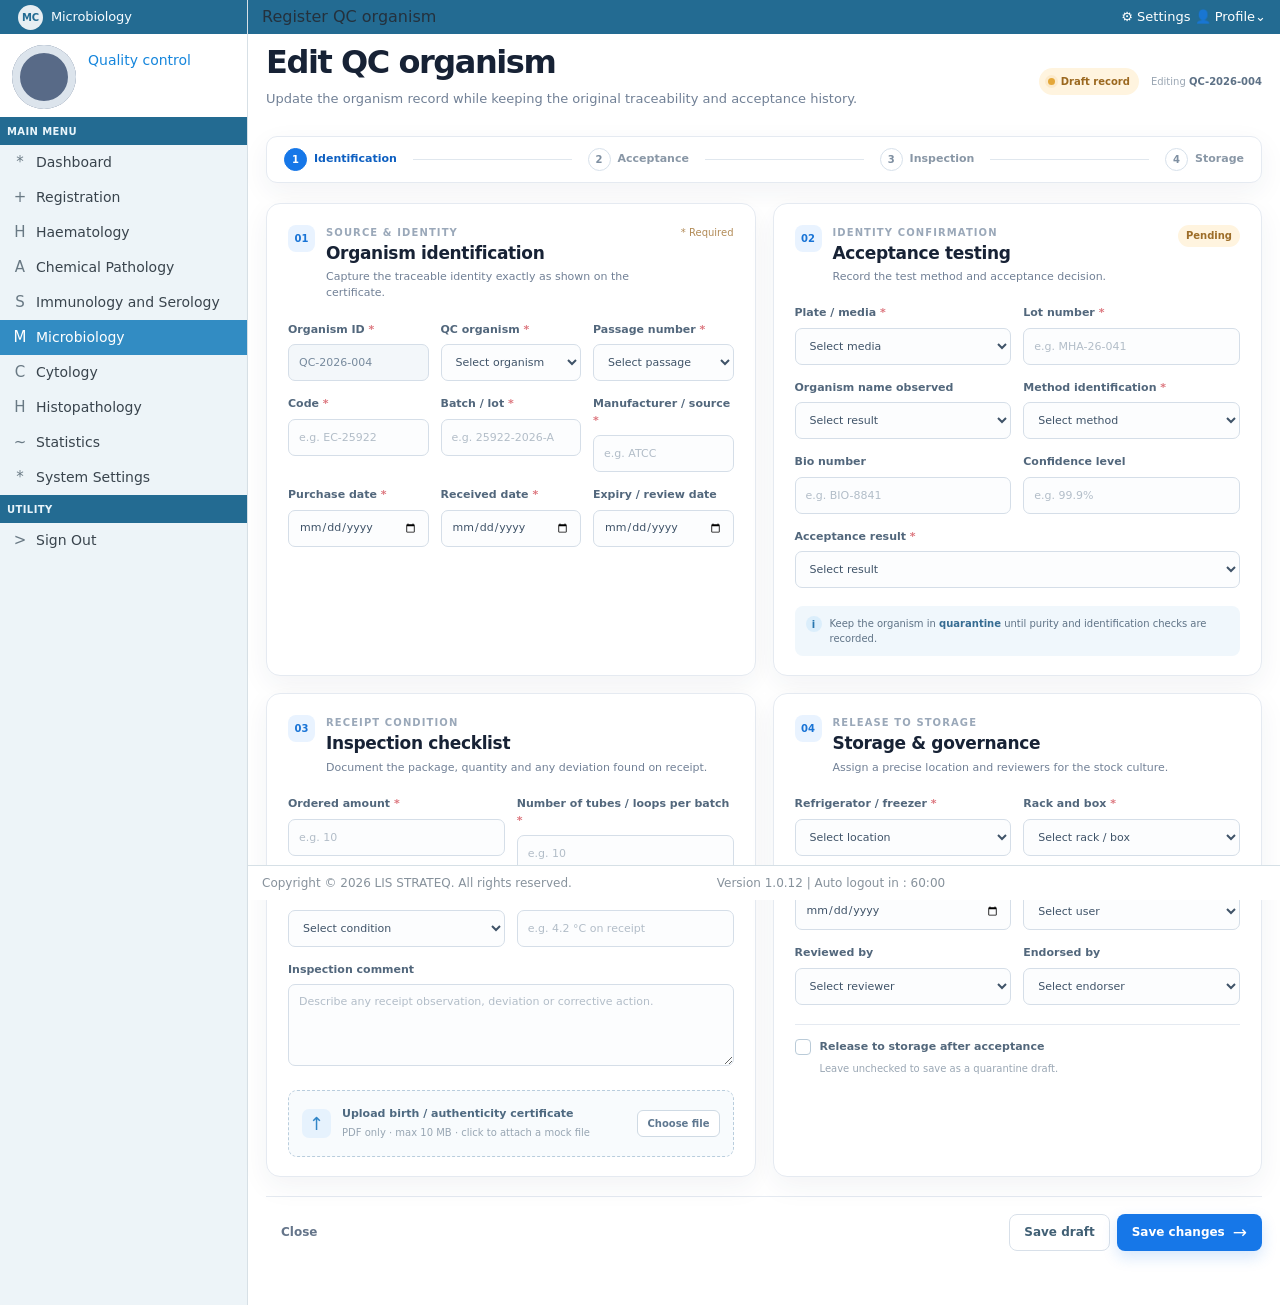
<file: Edit_QC_Organism.html>
<!doctype html>
<html lang="en">
<head>
  <meta charset="utf-8" />
  <meta name="viewport" content="width=device-width, initial-scale=1" />
  <meta name="description" content="Static stock culture workflow mockup for a microbiology LIS." />
  <title>Edit QC Organism · Microbiology LIS</title>
  <link rel="stylesheet" href="Edit_QC_Organism.css" />
  <link rel="stylesheet" href="shell-overrides.css" />
</head>
<body>
  <div class="app-shell">
    <aside class="sidebar" aria-label="Primary navigation">
      <div class="brand-lockup">
        <div class="brand-mark" aria-hidden="true">MC</div>
        <div>
          <div class="brand-title">Microbiology</div>
          <div class="brand-subtitle">Laboratory information system</div>
        </div>
      </div>

      <div class="workspace-picker">
        <span class="eyebrow">Current workspace</span>
        <strong>Quality control</strong>
        <span class="workspace-status"><span class="status-dot"></span> Live mockup data</span>
      </div>

      <nav class="sidebar-nav">
        <span class="nav-label">Module</span>
        <button class="nav-item is-active" type="button" data-view="dashboard">
          <span class="nav-icon" aria-hidden="true">▦</span>
          <span>QC organisms</span>
          <span class="nav-count">12</span>
        </button>
        <button class="nav-item" type="button" data-view="storage">
          <span class="nav-icon" aria-hidden="true">▣</span>
          <span>Storage map</span>
        </button>
        <button class="nav-item" type="button" data-view="passages">
          <span class="nav-icon" aria-hidden="true">↗</span>
          <span>Passage log</span>
        </button>
        <button class="nav-item" type="button" data-view="subculture">
          <span class="nav-icon" aria-hidden="true">＋</span>
          <span>Subculture</span>
        </button>
        <button class="nav-item" type="button" data-view="usage">
          <span class="nav-icon" aria-hidden="true">⇄</span>
          <span>Usage &amp; disposal</span>
        </button>
      </nav>

      <div class="sidebar-footer">
        <div class="safety-callout">
          <span class="safety-icon" aria-hidden="true">!</span>
          <div>
            <strong>Traceability first</strong>
            <span>Every movement keeps a passage and storage history.</span>
          </div>
        </div>
        <div class="signed-in">
          <div class="avatar">SA</div>
          <div>
            <strong>Sarah A.</strong>
            <span>Microbiology scientist</span>
          </div>
          <button class="icon-button" type="button" aria-label="Account menu">•••</button>
        </div>
      </div>
    </aside>

    <main class="main-content">
      <header class="topbar">
        <div class="breadcrumbs"><span>Microbiology</span><span class="crumb-separator">/</span><strong id="breadcrumb-current">QC organisms</strong></div>
        <div class="topbar-actions">
          <span class="environment-pill"><span class="status-dot"></span> Local mockup</span>
          <button class="icon-button" type="button" aria-label="Help">?</button>
          <button class="notification-button" type="button" aria-label="Notifications"><span>♢</span><i></i></button>
        </div>
      </header>

      <div class="page-container">
        <section class="view is-visible" id="view-dashboard" data-view-panel="dashboard">
          <div class="page-heading">
            <div>
              <span class="eyebrow accent-eyebrow">Stock culture control</span>
              <h1>QC organisms</h1>
              <p>Receive, verify, store and maintain reference organisms with complete traceability.</p>
            </div>
            <button class="button button-primary" type="button" data-view="register"><span class="button-symbol">＋</span> Add new QC organism</button>
          </div>

          <div class="metric-grid" aria-label="QC organism summary">
            <article class="metric-card">
              <div class="metric-top"><span class="metric-label">Active cultures</span><span class="metric-icon metric-icon-blue">●</span></div>
              <strong class="metric-value">12</strong>
              <span class="metric-note"><span class="trend-up">↗ 2</span> this quarter</span>
            </article>
            <article class="metric-card">
              <div class="metric-top"><span class="metric-label">Awaiting acceptance</span><span class="metric-icon metric-icon-amber">!</span></div>
              <strong class="metric-value">2</strong>
              <span class="metric-note">Both received this week</span>
            </article>
            <article class="metric-card">
              <div class="metric-top"><span class="metric-label">Review due</span><span class="metric-icon metric-icon-purple">◷</span></div>
              <strong class="metric-value">3</strong>
              <span class="metric-note">Within the next 30 days</span>
            </article>
            <article class="metric-card">
              <div class="metric-top"><span class="metric-label">Storage alerts</span><span class="metric-icon metric-icon-red">⌁</span></div>
              <strong class="metric-value">1</strong>
              <span class="metric-note">Freezer 02 needs review</span>
            </article>
          </div>

          <div class="card workflow-card">
            <div class="card-heading compact-heading">
              <div>
                <span class="eyebrow">Suggested operating flow</span>
                <h2>From receipt to controlled use</h2>
              </div>
              <button class="text-button" type="button" data-view="register">Open registration <span>→</span></button>
            </div>
            <div class="flow-track">
              <div class="flow-step is-complete"><span class="flow-index">01</span><div><strong>Receive</strong><span>Check shipment &amp; certificate</span></div></div>
              <span class="flow-line is-complete"></span>
              <div class="flow-step is-current"><span class="flow-index">02</span><div><strong>Accept</strong><span>Identity, purity &amp; result</span></div></div>
              <span class="flow-line"></span>
              <div class="flow-step"><span class="flow-index">03</span><div><strong>Store</strong><span>Assign freezer, rack &amp; box</span></div></div>
              <span class="flow-line"></span>
              <div class="flow-step"><span class="flow-index">04</span><div><strong>Maintain</strong><span>Passage, use &amp; disposal</span></div></div>
            </div>
          </div>

          <section class="card table-card">
            <div class="table-card-heading">
              <div>
                <div class="heading-with-count"><h2>QC organism register</h2><span class="count-badge">12 records</span></div>
                <p>Use the action menu to open the related page for each organism.</p>
              </div>
              <div class="heading-actions">
                <button class="button button-secondary" type="button" id="export-button"><span class="button-symbol">↓</span> Export view</button>
                <button class="button button-ghost" type="button" id="clear-filters">Clear filters</button>
              </div>
            </div>

            <div class="filter-bar">
              <label class="search-field"><span class="search-icon" aria-hidden="true">⌕</span><input id="global-search" type="search" placeholder="Search organism, code or batch" autocomplete="off" /></label>
              <label class="filter-field"><span>Status</span><select id="status-filter"><option value="all">All status</option><option value="Active">Active</option><option value="Pending acceptance">Pending acceptance</option><option value="Review due">Review due</option></select></label>
              <label class="filter-field"><span>Storage</span><select id="storage-filter"><option value="all">All locations</option><option value="Freezer 01">Freezer 01</option><option value="Freezer 02">Freezer 02</option><option value="Refrigerator 01">Refrigerator 01</option></select></label>
              <button class="filter-button" type="button" id="apply-filters">Filter <span>⌄</span></button>
            </div>

            <div class="table-wrap">
              <table class="data-table" id="organism-table">
                <thead>
                  <tr>
                    <th>Action</th><th>Organism ID</th><th>Organism name</th><th>Code</th><th>Batch</th><th>Manufacturer</th><th>Registered date</th><th>Purchase date</th><th>Received date</th><th>Storage</th><th>Rack / box</th><th>Status</th>
                  </tr>
                </thead>
                <tbody id="organism-rows"></tbody>
              </table>
              <div class="empty-state is-hidden" id="empty-state"><span class="empty-icon">⌕</span><strong>No organisms match the current filters.</strong><span>Try a different search term or clear the filters.</span></div>
            </div>
            <div class="table-footer"><span id="result-summary">Showing 4 of 12 records</span><div class="pagination"><button class="page-button is-active" type="button">1</button><button class="page-button" type="button">2</button><button class="page-button" type="button">3</button><span>…</span><button class="page-button" type="button">→</button></div></div>
          </section>
        </section>

        <section class="view" id="view-register" data-view-panel="register">
          <div class="page-heading register-heading">
            <div><button class="back-link" type="button" data-view="dashboard">← Back to QC organisms</button><span class="eyebrow accent-eyebrow">Controlled intake</span><h1>Register QC organism</h1><p>Complete the four checkpoints before the organism is released to storage.</p></div>
            <div class="heading-status"><span class="draft-pill"><span class="status-dot status-dot-amber"></span> Draft record</span><span class="record-reference">Next ID <strong>QC-2026-013</strong></span></div>
          </div>

          <div class="stepper" aria-label="Registration progress"><div class="stepper-item is-active"><span>1</span><strong>Identification</strong></div><div class="stepper-line"></div><div class="stepper-item"><span>2</span><strong>Acceptance</strong></div><div class="stepper-line"></div><div class="stepper-item"><span>3</span><strong>Inspection</strong></div><div class="stepper-line"></div><div class="stepper-item"><span>4</span><strong>Storage</strong></div></div>

          <form id="register-form" novalidate>
            <div class="form-grid form-grid-top">
              <section class="card form-section" data-step="1">
                <div class="section-heading"><div class="section-number">01</div><div><span class="eyebrow">Source &amp; identity</span><h2>Organism identification</h2><p>Capture the traceable identity exactly as shown on the certificate.</p></div><span class="required-note">* Required</span></div>
                <div class="form-fields three-columns">
                  <label class="field"><span>Organism ID <em>*</em></span><input name="organismId" value="QC-2026-013" readonly /></label>
                  <label class="field"><span>QC organism <em>*</em></span><select name="organism"><option value="">Select organism</option><option>Escherichia coli ATCC 25922</option><option>Staphylococcus aureus ATCC 29213</option><option>Enterococcus faecalis ATCC 29212</option><option>Pseudomonas aeruginosa ATCC 27853</option></select></label>
                  <label class="field"><span>Passage number <em>*</em></span><select name="passage"><option value="">Select passage</option><option>0 · Original reference</option><option>1 · Reference stock</option><option>2 · Working stock</option><option>3 · Working stock</option></select></label>
                  <label class="field"><span>Code <em>*</em></span><input name="code" placeholder="e.g. EC-25922" /></label>
                  <label class="field"><span>Batch / lot <em>*</em></span><input name="batch" placeholder="e.g. 25922-2026-A" /></label>
                  <label class="field"><span>Manufacturer / source <em>*</em></span><input name="manufacturer" placeholder="e.g. ATCC" /></label>
                  <label class="field"><span>Purchase date <em>*</em></span><input name="purchaseDate" type="date" /></label>
                  <label class="field"><span>Received date <em>*</em></span><input name="receivedDate" type="date" /></label>
                  <label class="field"><span>Expiry / review date</span><input name="expiryDate" type="date" /></label>
                </div>
              </section>

              <section class="card form-section" data-step="2">
                <div class="section-heading"><div class="section-number">02</div><div><span class="eyebrow">Identity confirmation</span><h2>Acceptance testing</h2><p>Record the test method and acceptance decision.</p></div><span class="result-pill result-pill-pending">Pending</span></div>
                <div class="form-fields two-columns">
                  <label class="field"><span>Plate / media <em>*</em></span><select name="plate"><option value="">Select media</option><option>Blood agar plate</option><option>Mueller-Hinton agar</option><option>MacConkey agar</option><option>Sabouraud dextrose agar</option></select></label>
                  <label class="field"><span>Lot number <em>*</em></span><input name="plateLot" placeholder="e.g. MHA-26-041" /></label>
                  <label class="field"><span>Organism name observed</span><select name="observedOrganism"><option value="">Select result</option><option>Matches certificate</option><option>Does not match certificate</option><option>Not performed</option></select></label>
                  <label class="field"><span>Method identification <em>*</em></span><select name="method"><option value="">Select method</option><option>Biochemical identification</option><option>MALDI-TOF</option><option>Microscopy &amp; staining</option><option>Reference certificate only</option></select></label>
                  <label class="field"><span>Bio number</span><input name="bioNumber" placeholder="e.g. BIO-8841" /></label>
                  <label class="field"><span>Confidence level</span><input name="confidence" placeholder="e.g. 99.9%" /></label>
                  <label class="field field-span-2"><span>Acceptance result <em>*</em></span><select name="acceptanceResult"><option value="">Select result</option><option>Pass — accepted for stock preparation</option><option>Conditional — review required</option><option>Fail — quarantine</option></select></label>
                </div>
                <div class="callout callout-info"><span class="callout-icon">i</span><span>Keep the organism in <strong>quarantine</strong> until purity and identification checks are recorded.</span></div>
              </section>
            </div>

            <div class="form-grid form-grid-bottom">
              <section class="card form-section" data-step="3">
                <div class="section-heading"><div class="section-number">03</div><div><span class="eyebrow">Receipt condition</span><h2>Inspection checklist</h2><p>Document the package, quantity and any deviation found on receipt.</p></div></div>
                <div class="form-fields two-columns">
                  <label class="field"><span>Ordered amount <em>*</em></span><input name="orderedAmount" type="number" min="1" placeholder="e.g. 10" /></label>
                  <label class="field"><span>Number of tubes / loops per batch <em>*</em></span><input name="tubeCount" type="number" min="1" placeholder="e.g. 10" /></label>
                  <label class="field"><span>Condition of package / tube <em>*</em></span><select name="condition"><option value="">Select condition</option><option>Intact — no deviation</option><option>Minor packaging damage</option><option>Temperature excursion</option><option>Leak / contamination suspected</option></select></label>
                  <label class="field"><span>Cold-chain reading</span><input name="coldChain" placeholder="e.g. 4.2 °C on receipt" /></label>
                  <label class="field field-span-2"><span>Inspection comment</span><textarea name="comment" rows="4" placeholder="Describe any receipt observation, deviation or corrective action."></textarea></label>
                </div>
                <label class="upload-zone" for="certificate-file"><span class="upload-glyph">↑</span><span><strong>Upload birth / authenticity certificate</strong><small>PDF only · max 10 MB · click to attach a mock file</small></span><span class="upload-action">Choose file</span><input id="certificate-file" name="certificate" type="file" accept="application/pdf" /></label>
                <div class="file-chip is-hidden" id="selected-file"><span>PDF</span><strong></strong><button type="button" aria-label="Remove file" id="remove-file">×</button></div>
              </section>

              <section class="card form-section" data-step="4">
                <div class="section-heading"><div class="section-number">04</div><div><span class="eyebrow">Release to storage</span><h2>Storage &amp; governance</h2><p>Assign a precise location and reviewers for the stock culture.</p></div></div>
                <div class="form-fields two-columns">
                  <label class="field"><span>Refrigerator / freezer <em>*</em></span><select name="storage"><option value="">Select location</option><option>Freezer 01 · −80 °C</option><option>Freezer 02 · −20 °C</option><option>Refrigerator 01 · 2–8 °C</option></select></label>
                  <label class="field"><span>Rack and box <em>*</em></span><select name="rack"><option value="">Select rack / box</option><option>Rack A · Box 04</option><option>Rack B · Box 02</option><option>Rack C · Box 07</option><option>Rack D · Box 01</option></select></label>
                  <label class="field"><span>Date performed <em>*</em></span><input name="performedDate" type="date" /></label>
                  <label class="field"><span>Performed by <em>*</em></span><select name="performedBy"><option value="">Select user</option><option>Sarah A.</option><option>Dr. Amir R.</option><option>Nurul H.</option></select></label>
                  <label class="field"><span>Reviewed by</span><select name="reviewedBy"><option value="">Select reviewer</option><option>Dr. Amir R.</option><option>Dr. Mei L.</option><option>Sarah A.</option></select></label>
                  <label class="field"><span>Endorsed by</span><select name="endorsedBy"><option value="">Select endorser</option><option>Dr. Mei L.</option><option>Laboratory manager</option></select></label>
                </div>
                <div class="release-check"><label class="checkbox-row"><input type="checkbox" name="releaseToStorage" /><span></span><strong>Release to storage after acceptance</strong></label><small>Leave unchecked to save as a quarantine draft.</small></div>
              </section>
            </div>

            <div class="form-actions"><button class="button button-ghost" type="button" data-view="dashboard">Close</button><div><button class="button button-secondary" type="button" id="save-draft">Save draft</button><button class="button button-primary" type="submit">Register QC organism <span class="button-symbol">→</span></button></div></div>
          </form>
        </section>

        <section class="view" id="view-detail" data-view-panel="detail">
          <div class="page-heading detail-heading"><div><button class="back-link" type="button" data-view="dashboard">← Back to QC organisms</button><span class="eyebrow accent-eyebrow">Organism record</span><h1 id="detail-title">Escherichia coli ATCC 25922</h1><p id="detail-subtitle">QC-2026-004 · Reference stock · Last updated 18 Jun 2026</p></div><div class="detail-actions"><span class="status-badge status-active" id="detail-status">Active</span><div class="action-menu"><button class="button button-primary" type="button" data-action-toggle>Action <span class="button-symbol">⌄</span></button><div class="action-menu-list" data-action-menu><button type="button" data-view="acceptance">Open acceptance testing</button><button type="button" data-view="storage">View storage location</button><button type="button" data-view="passages">View passage log</button><button type="button" data-view="usage">Record usage / disposal</button></div></div></div></div>
          <div class="detail-layout"><section class="detail-main"><div class="card detail-summary"><div class="detail-summary-top"><div class="organism-avatar">EC</div><div><span class="eyebrow">Reference organism</span><h2 id="detail-card-title">Escherichia coli ATCC 25922</h2><span class="detail-code" id="detail-code">EC-25922 · Batch 25922-2026-01</span></div><button class="button button-secondary" type="button" data-view="register">Edit record</button></div><div class="detail-stats"><div><span>Passage</span><strong id="detail-passage">P1</strong></div><div><span>Available tubes</span><strong id="detail-tubes">8 / 10</strong></div><div><span>Storage</span><strong id="detail-storage">−80 °C</strong></div><div><span>Review due</span><strong id="detail-review">30 Jun 2027</strong></div></div></div><div class="card detail-tabs-card"><div class="detail-tabs"><button class="detail-tab is-active" type="button" data-detail-tab="overview">Overview</button><button class="detail-tab" type="button" data-detail-tab="acceptance">Acceptance</button><button class="detail-tab" type="button" data-detail-tab="activity">Activity</button></div><div class="detail-tab-panel is-visible" data-detail-panel="overview"><div class="detail-grid"><div><span class="detail-label">Manufacturer</span><strong id="detail-manufacturer">ATCC</strong></div><div><span class="detail-label">Purchase date</span><strong id="detail-purchase">18 Jun 2026</strong></div><div><span class="detail-label">Received date</span><strong id="detail-received">20 Jun 2026</strong></div><div><span class="detail-label">Source certificate</span><strong>ATCC-COA-25922.pdf <span class="text-link">View</span></strong></div></div><div class="subsection-heading"><h3>Chain of custody</h3><span>All events are mockup examples</span></div><div class="timeline"><div class="timeline-item"><span class="timeline-dot timeline-dot-green"></span><div><strong>Released to Freezer 01</strong><span>Rack A · Box 04 · 20 Jun 2026 by Sarah A.</span></div><time>20 Jun</time></div><div class="timeline-item"><span class="timeline-dot timeline-dot-blue"></span><div><strong>Acceptance passed</strong><span>Purity and identification confirmed · MALDI-TOF</span></div><time>20 Jun</time></div><div class="timeline-item"><span class="timeline-dot timeline-dot-purple"></span><div><strong>Received in microbiology</strong><span>10 cryovials received in intact cold chain</span></div><time>20 Jun</time></div></div></div><div class="detail-tab-panel" data-detail-panel="acceptance"><div class="acceptance-banner"><span class="acceptance-check">✓</span><div><strong>Accepted for QC use</strong><span>All required identity and purity checks are complete.</span></div><span class="status-badge status-active">Pass</span></div><div class="detail-grid"><div><span class="detail-label">Plate / media</span><strong>Blood agar plate</strong></div><div><span class="detail-label">Media lot</span><strong>MHA-26-041</strong></div><div><span class="detail-label">Method</span><strong>MALDI-TOF</strong></div><div><span class="detail-label">Confidence</span><strong>99.9%</strong></div></div></div><div class="detail-tab-panel" data-detail-panel="activity"><div class="activity-list"><div class="activity-row"><span class="activity-icon">↗</span><div><strong>Working stock prepared</strong><span>Passage 2 · 10 tubes · by Sarah A.</span></div><time>01 Jul 2026</time></div><div class="activity-row"><span class="activity-icon">−</span><div><strong>Tube withdrawn for AST QC</strong><span>Tube 03 · purpose: weekly AST panel</span></div><time>08 Jul 2026</time></div><div class="activity-row"><span class="activity-icon">✓</span><div><strong>Record reviewed</strong><span>Reviewed by Dr. Amir R.</span></div><time>30 Jun 2026</time></div></div></div></div></div></section><aside class="detail-aside"><div class="card side-card"><div class="side-card-heading"><h3>Quick actions</h3><span class="eyebrow">Next step</span></div><button class="quick-action" type="button" data-view="passages"><span class="quick-action-icon">↗</span><span><strong>Record passage</strong><small>Create a new working stock</small></span><span>→</span></button><button class="quick-action" type="button" data-view="usage"><span class="quick-action-icon">⇄</span><span><strong>Withdraw a tube</strong><small>Log controlled usage</small></span><span>→</span></button><button class="quick-action" type="button" data-view="storage"><span class="quick-action-icon">▣</span><span><strong>Move storage</strong><small>Update rack or box</small></span><span>→</span></button></div><div class="card side-card"><div class="side-card-heading"><h3>Storage note</h3><span class="status-badge status-active">In range</span></div><div class="temperature-row"><span>Freezer 01</span><strong>−80.4 °C</strong></div><div class="temperature-bar"><span></span></div><small class="muted-copy">Last checked today at 08:10. Alert threshold: −70 °C.</small></div></aside></div>
        </section>

        <section class="view" id="view-acceptance" data-view-panel="acceptance">
          <div class="page-heading"><div><button class="back-link" type="button" data-view="dashboard">← Back to QC organisms</button><span class="eyebrow accent-eyebrow">Checkpoint 02</span><h1>Acceptance testing</h1><p>Verify identity, purity and suitability before release to storage.</p></div><span class="status-badge status-pending">2 pending</span></div>
          <div class="card acceptance-queue"><div class="table-card-heading"><div><h2>Acceptance queue</h2><p>Each record stays quarantined until the result is captured.</p></div><button class="button button-secondary" type="button" data-view="register">Register new intake</button></div><div class="queue-grid"><article class="queue-item"><div class="queue-item-top"><span class="status-badge status-pending">Pending test</span><span class="queue-date">Received 25 Jul 2026</span></div><h3>Staphylococcus aureus ATCC 29213</h3><p>QC-2026-011 · Batch 29213-2026-B · 10 tubes</p><div class="queue-meta"><span><strong>Plate</strong> Blood agar</span><span><strong>Method</strong> MALDI-TOF</span></div><button class="button button-primary button-small" type="button" data-view="register">Open checklist →</button></article><article class="queue-item"><div class="queue-item-top"><span class="status-badge status-review">Review required</span><span class="queue-date">Received 23 Jul 2026</span></div><h3>Enterococcus faecalis ATCC 29212</h3><p>QC-2026-010 · Batch 29212-2026-A · 5 tubes</p><div class="queue-meta"><span><strong>Plate</strong> MHA plate</span><span><strong>Method</strong> Biochemical</span></div><button class="button button-primary button-small" type="button" data-view="register">Review result →</button></article></div></div>
          <div class="card acceptance-guidance"><div class="guidance-icon">i</div><div><h2>Acceptance gate</h2><p>Document the received condition, purity observation, identification method and final result. A failed or conditional result should remain in quarantine and create a deviation record.</p></div><button class="text-button" type="button" data-view="usage">View audit history →</button></div>
        </section>

        <section class="view" id="view-storage" data-view-panel="storage">
          <div class="page-heading"><div><button class="back-link" type="button" data-view="dashboard">← Back to QC organisms</button><span class="eyebrow accent-eyebrow">Checkpoint 03</span><h1>Storage map</h1><p>Know exactly where each tube is held, and when the location was last verified.</p></div><button class="button button-primary" type="button" id="log-temperature">＋ Log temperature</button></div>
          <div class="storage-summary"><div class="storage-summary-card"><span class="storage-card-icon">❄</span><div><span>Freezer 01 · −80 °C</span><strong>8 organisms</strong></div><span class="status-badge status-active">In range</span></div><div class="storage-summary-card"><span class="storage-card-icon">❄</span><div><span>Freezer 02 · −20 °C</span><strong>3 organisms</strong></div><span class="status-badge status-review">Review</span></div><div class="storage-summary-card"><span class="storage-card-icon">▣</span><div><span>Refrigerator 01 · 2–8 °C</span><strong>1 organism</strong></div><span class="status-badge status-active">In range</span></div></div>
          <div class="storage-layout"><section class="card freezer-map"><div class="table-card-heading"><div><h2>Freezer 01 <span class="muted-heading">· −80 °C</span></h2><p>Click a box to see the organisms assigned to it.</p></div><span class="storage-last-check">Last check today · 08:10</span></div><div class="rack-tabs"><button class="rack-tab is-active" type="button">Rack A</button><button class="rack-tab" type="button">Rack B</button><button class="rack-tab" type="button">Rack C</button></div><div class="box-grid"><button class="storage-box is-selected" type="button"><span class="box-label">Box 04</span><strong>3 / 10</strong><small>QC-2026-004</small></button><button class="storage-box" type="button"><span class="box-label">Box 05</span><strong>6 / 10</strong><small>Available</small></button><button class="storage-box" type="button"><span class="box-label">Box 06</span><strong>10 / 10</strong><small>Full</small></button><button class="storage-box" type="button"><span class="box-label">Box 07</span><strong>2 / 10</strong><small>QC-2026-008</small></button><button class="storage-box" type="button"><span class="box-label">Box 08</span><strong>0 / 10</strong><small>Available</small></button><button class="storage-box" type="button"><span class="box-label">Box 09</span><strong>7 / 10</strong><small>QC-2026-009</small></button></div></section><aside class="card storage-detail"><span class="eyebrow">Selected location</span><h2>Rack A · Box 04</h2><p>3 active organisms assigned to this box.</p><div class="storage-organism"><div class="organism-avatar small-avatar">EC</div><div><strong>Escherichia coli ATCC 25922</strong><span>8 tubes remaining · QC-2026-004</span></div></div><div class="storage-organism"><div class="organism-avatar small-avatar purple-avatar">PA</div><div><strong>Pseudomonas aeruginosa ATCC 27853</strong><span>6 tubes remaining · QC-2026-008</span></div></div><div class="storage-organism"><div class="organism-avatar small-avatar amber-avatar">EF</div><div><strong>Enterococcus faecalis ATCC 29212</strong><span>5 tubes remaining · QC-2026-010</span></div></div><button class="button button-secondary full-width" type="button" data-view="detail">View selected record</button></aside></div>
        </section>

        <section class="view" id="view-passages" data-view-panel="passages">
          <div class="page-heading"><div><button class="back-link" type="button" data-view="dashboard">← Back to QC organisms</button><span class="eyebrow accent-eyebrow">Checkpoint 04</span><h1>Passage log</h1><p>Limit subcultures and keep the stock-to-working-culture chain visible.</p></div><button class="button button-primary" type="button" id="add-passage">＋ Record passage</button></div>
          <div class="card passage-card"><div class="table-card-heading"><div><h2>Recent passage activity</h2><p>Working cultures should be prepared from a traceable reference stock.</p></div><span class="status-badge status-active">12 active stocks</span></div><div class="table-wrap"><table class="data-table passage-table"><thead><tr><th>Date</th><th>Organism</th><th>From</th><th>To</th><th>Quantity</th><th>Performed by</th><th>Result</th></tr></thead><tbody><tr><td>01 Jul 2026</td><td><strong>Escherichia coli ATCC 25922</strong><small>QC-2026-004</small></td><td>P1 · Reference stock</td><td>P2 · Working stock</td><td>10 tubes</td><td>Sarah A.</td><td><span class="status-badge status-active">Passed</span></td></tr><tr><td>25 Jun 2026</td><td><strong>Staphylococcus aureus ATCC 29213</strong><small>QC-2026-006</small></td><td>P0 · Original reference</td><td>P1 · Reference stock</td><td>10 tubes</td><td>Nurul H.</td><td><span class="status-badge status-active">Passed</span></td></tr><tr><td>18 Jun 2026</td><td><strong>Pseudomonas aeruginosa ATCC 27853</strong><small>QC-2026-008</small></td><td>P1 · Reference stock</td><td>P2 · Working stock</td><td>10 tubes</td><td>Sarah A.</td><td><span class="status-badge status-review">Review</span></td></tr></tbody></table></div></div><div class="card passage-guidance"><div class="guidance-icon">↗</div><div><h2>Passage guardrail</h2><p>Record the source passage, new passage, tube count and purity result. If a frozen stock has been thawed, flag it as consumed rather than refreezing it.</p></div><span class="source-note">Reference: local SOP to be confirmed</span></div>
        </section>

        <section class="view" id="view-usage" data-view-panel="usage">
          <div class="page-heading"><div><button class="back-link" type="button" data-view="dashboard">← Back to QC organisms</button><span class="eyebrow accent-eyebrow">Controlled movement</span><h1>Usage &amp; disposal</h1><p>Log every withdrawal, return, consumed tube and final decontamination.</p></div><button class="button button-primary" type="button" id="record-usage">＋ Record movement</button></div>
          <div class="usage-grid"><section class="card movement-form"><div class="section-heading"><div class="section-number">01</div><div><span class="eyebrow">Quick movement entry</span><h2>Withdraw a tube</h2><p>Use this form for a controlled QC run or disposal.</p></div></div><div class="form-fields two-columns"><label class="field field-span-2"><span>Organism <em>*</em></span><select id="usage-organism"><option>Escherichia coli ATCC 25922 · QC-2026-004</option><option>Staphylococcus aureus ATCC 29213 · QC-2026-006</option><option>Pseudomonas aeruginosa ATCC 27853 · QC-2026-008</option></select></label><label class="field"><span>Movement type <em>*</em></span><select id="usage-type"><option>Withdraw for QC testing</option><option>Prepare working stock</option><option>Return unused tube</option><option>Dispose / decontaminate</option></select></label><label class="field"><span>Tube / loop ID</span><input id="usage-tube" placeholder="e.g. T03" /></label><label class="field field-span-2"><span>Purpose / comment</span><textarea id="usage-comment" rows="3" placeholder="e.g. Weekly AST QC run"></textarea></label></div><div class="form-actions inline-form-actions"><button class="button button-ghost" type="button" id="reset-usage">Clear</button><button class="button button-primary" type="button" id="save-usage">Save movement</button></div></section><section class="card usage-history"><div class="table-card-heading"><div><h2>Recent movements</h2><p>Audit-ready history for the selected stock.</p></div><span class="count-badge">This month · 7</span></div><div class="movement-list"><div class="movement-row"><span class="movement-icon movement-withdraw">−</span><div><strong>Tube T03 withdrawn</strong><span>Escherichia coli ATCC 25922 · Weekly AST QC run</span></div><time>08 Jul 2026<br><small>Sarah A.</small></time></div><div class="movement-row"><span class="movement-icon movement-create">↗</span><div><strong>Working stock prepared</strong><span>Pseudomonas aeruginosa ATCC 27853 · 10 tubes</span></div><time>01 Jul 2026<br><small>Sarah A.</small></time></div><div class="movement-row"><span class="movement-icon movement-dispose">×</span><div><strong>Tube T04 decontaminated</strong><span>Staphylococcus aureus ATCC 29213 · Expired working tube</span></div><time>28 Jun 2026<br><small>Nurul H.</small></time></div></div></section></div><div class="card disposal-guidance"><div class="guidance-icon">!</div><div><h2>Disposal requires a reason</h2><p>Choose a disposal reason, record who performed it and follow the laboratory’s approved biohazard decontamination procedure. The mockup records the event only; your local SOP remains the authority.</p></div></div>
        </section>
      </div>
    </main>
  </div>
  <div class="toast" id="toast" role="status" aria-live="polite"><span class="toast-icon">✓</span><span id="toast-message">Saved</span></div>
  <script src="shell-overrides.js"></script><script src="Edit_QC_Organism.js"></script>
</body>
</html>
</file>
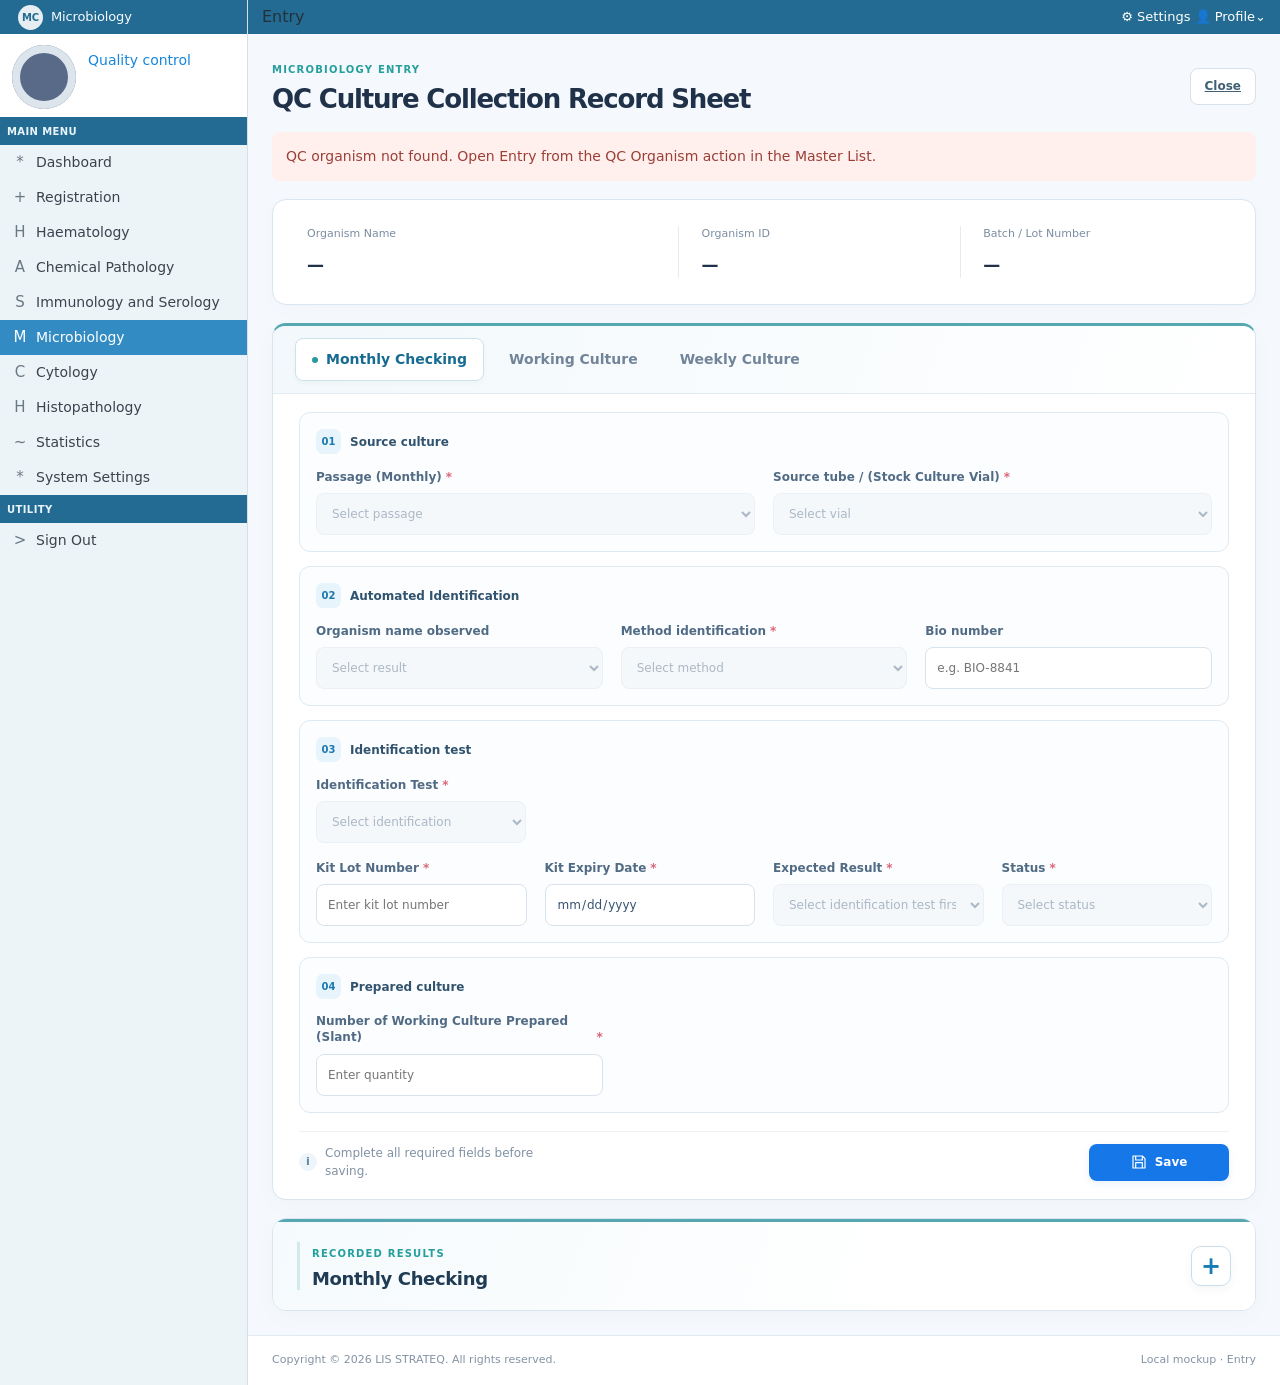
<file: Entry.html>
<!doctype html>
<html lang="en">
<head>
  <meta charset="utf-8">
  <meta name="viewport" content="width=device-width, initial-scale=1">
  <title>Entry · Microbiology LIS</title>
  <link rel="stylesheet" href="styles.css">
  <link rel="stylesheet" href="shell-overrides.css">
  <link rel="stylesheet" href="Entry.css?v=20260827">
  <script src="shell-overrides.js" defer></script>
  <script src="Entry-export.js?v=20260827" defer></script>
  <script src="Entry.js?v=20260827" defer></script>
</head>
<body class="entry-screen">
  <div class="app-shell">
    <aside class="sidebar" aria-label="Primary navigation">
      <div class="brand-lockup"><div class="brand-mark" aria-hidden="true">MC</div><div><div class="brand-title">Microbiology</div><div class="brand-subtitle">Laboratory information system</div></div></div>
      <div class="workspace-picker"><span class="eyebrow">Current workspace</span><strong>Quality control</strong><span class="workspace-status">Live mockup data</span></div>
      <nav class="sidebar-nav" aria-label="Modules"><button class="nav-item is-active" type="button" data-module="microbiology">Microbiology</button></nav>
    </aside>
    <main class="main-content">
      <header class="topbar"><div class="breadcrumbs"><span>Microbiology</span><span class="crumb-separator">/</span><strong id="breadcrumb-current">Entry</strong></div><div class="topbar-actions"></div></header>
      <div class="page-container entry-main">
    <div class="entry-heading"><div><span class="entry-eyebrow">Microbiology entry</span><h1>QC Culture Collection Record Sheet</h1></div><a class="button button-secondary" href="index.html">Close</a></div>
    <p class="entry-error" id="entry-error" role="alert" hidden></p>
    <section class="entry-card entry-summary" aria-label="Selected QC organism">
      <div><span>Organism Name</span><strong id="qc-name">—</strong></div>
      <div><span>Organism ID</span><strong id="qc-id">—</strong></div>
      <div><span>Batch / Lot Number</span><strong id="qc-batch">—</strong></div>
    </section>
    <section class="entry-card entry-editor" aria-label="QC workflow">
      <div class="entry-tabbar" role="tablist" aria-label="QC workflow">
        <button type="button" role="tab" id="culture-tab" aria-controls="entry-panel" aria-selected="true" data-mode="culture">Monthly Checking</button>
        <button type="button" role="tab" id="subculture-tab" aria-controls="entry-panel" aria-selected="false" tabindex="-1" data-mode="subculture">Working Culture</button>
        <button type="button" role="tab" id="weekly-tab" aria-controls="entry-panel" aria-selected="false" tabindex="-1" data-mode="weekly">Weekly Culture</button>
      </div>
      <div id="entry-panel" role="tabpanel" aria-labelledby="culture-tab">
        <form id="entry-form">
          <fieldset id="entry-fields" disabled>
            <div class="entry-input-grid">
              <section class="entry-field-group entry-field-group-source" aria-labelledby="entry-group-source"><h3 id="entry-group-source"><span>01</span>Source culture</h3><div class="entry-field-group-grid" id="entry-source-group-grid">
                <label class="entry-field" data-passage-field><span id="entry-passage-label">Passage (Monthly) <em>*</em></span><select name="passage" required><option value="">Select passage</option><option>P1</option><option>P2</option><option>P3</option><option>P4</option></select></label>
                <label class="entry-field" data-source-field><span>Source tube / (Stock Culture Vial) <em>*</em></span><select name="vial" required><option value="">Select vial</option></select></label>
                <label class="entry-field" data-weekly-passage-field hidden><span>Passage Weekly <em>*</em></span><select name="weeklyPassage" required disabled><option value="">Select weekly passage</option><option>P1</option><option>P2</option><option>P3</option><option>P4</option></select></label>
              </div></section>
              <section class="entry-field-group entry-field-group-automated" data-monthly-confirmation aria-labelledby="entry-group-automated"><h3 id="entry-group-automated"><span>02</span>Automated Identification</h3><div class="entry-confirmation-card">
                <label class="entry-field"><span>Organism name observed</span><select name="observedOrganism"><option value="">Select result</option><option>Matches certificate</option><option>Does not match certificate</option><option>Not performed</option></select></label>
                <label class="entry-field"><span>Method identification <em>*</em></span><select name="methodIdentification" required><option value="">Select method</option><option>Biochemical identification</option><option>MALDI-TOF</option><option>Microscopy &amp; staining</option><option>Reference certificate only</option></select></label>
                <label class="entry-field"><span>Bio number</span><input name="bioNumber" placeholder="e.g. BIO-8841" maxlength="120"></label>
              </div></section>
              <section class="entry-field-group entry-field-group-test" aria-labelledby="entry-group-test"><h3 id="entry-group-test"><span id="entry-group-test-number">03</span>Identification test</h3><div class="entry-field-group-grid">
                <label class="entry-field entry-primary-identification" data-identification-field><span>Identification Test <em>*</em></span><select name="test" required><option value="">Select identification</option></select></label>
                <label class="entry-field" data-weekly-media-field hidden><span>Media <em>*</em></span><select name="media" required disabled><option value="">Select media</option><option>Blood agar plate</option><option>Mueller-Hinton agar</option><option>MacConkey agar</option><option>Sabouraud dextrose agar</option></select></label>
                <label class="entry-field" data-lot-field><span id="entry-lot-label">Kit Lot Number <em>*</em></span><input name="lot" placeholder="Enter kit lot number" maxlength="120" required></label>
                <label class="entry-field"><span id="entry-expiry-label">Kit Expiry Date <em>*</em></span><input name="expiry" type="date" required></label>
                <label class="entry-field" data-identification-field><span>Expected Result <em>*</em></span><select name="expected" required disabled><option value="">Select identification test first</option></select></label>
                <label class="entry-field" data-status-field><span>Status <em>*</em></span><select name="performance" required><option value="">Select status</option><option>Pass</option><option>Fail</option></select></label>
                <label class="entry-field" data-weekly-field hidden><span>Date Prepared <em>*</em></span><input name="datePrepared" type="date" required disabled></label>
                <label class="entry-field" data-weekly-field hidden><span>Date Discarded <em>*</em></span><input name="dateDiscarded" type="date" required disabled></label>
              </div></section>
              <section class="entry-field-group entry-field-group-prepared" aria-labelledby="entry-group-prepared"><h3 id="entry-group-prepared"><span id="entry-group-prepared-number">04</span>Prepared culture</h3><div class="entry-field-group-grid" id="entry-prepared-group-grid">
                <label class="entry-field" data-prepared-field><span id="entry-prepared-label">Number of Working Culture Prepared (Slant) <em>*</em></span><input name="quantity" type="number" min="1" step="1" placeholder="Enter quantity" required></label>
              </div></section>
            </div>
            <div class="entry-form-footer"><span id="entry-form-note">Complete all required fields before saving.</span><button class="button button-primary" type="submit"><svg width="16" height="16" viewBox="0 0 24 24" fill="none" stroke="currentColor" stroke-width="1.8" stroke-linejoin="round" aria-hidden="true" focusable="false"><path d="M5 3h12l4 4v14H3V3h2Z"/><path d="M7 3v6h10V3M7 21v-8h10v8"/></svg>Save</button></div>
          </fieldset>
        </form>
      </div>
    </section>
    <section class="entry-card entry-results is-collapsed" aria-labelledby="results-title">
      <div class="entry-results-heading"><div><span class="entry-eyebrow">Recorded results</span><h2 id="results-title">Monthly Checking</h2></div><div class="entry-results-tools"><label class="entry-status-filter">Status<select id="entry-status-filter"><option value="all">All statuses</option><option value="Saved">Saved</option><option value="Performed">Performed</option><option value="Reviewed">Reviewed</option><option value="Endorsed">Endorsed</option></select></label><span id="entry-count" aria-live="polite">0 records</span><button type="button" id="entry-export" class="button button-secondary" title="Download list as Excel" aria-label="Download list as Excel"><svg width="22" height="22" viewBox="0 0 24 24" aria-hidden="true" focusable="false"><rect x="8" y="3" width="14" height="18" rx="2" fill="#21a366"/><path d="M13 7h6M13 12h6M13 17h6M16 5v14" stroke="#fff" stroke-opacity=".65"/><rect x="1" y="6" width="13" height="13" rx="2" fill="#107c41"/><path d="m5 9 5 7m0-7-5 7" stroke="#fff" stroke-width="1.8"/></svg></button><button type="button" id="entry-list-action" class="button button-secondary" title="Action" aria-label="Action"><svg width="20" height="20" viewBox="0 0 24 24" fill="none" stroke="currentColor" stroke-width="2.4" stroke-linecap="round" stroke-linejoin="round" aria-hidden="true" focusable="false"><path d="m5 12 4 4L19 6"/></svg></button></div><button type="button" id="entry-results-toggle" class="entry-results-toggle" aria-expanded="false" aria-controls="entry-results-table" aria-label="Expand recorded results" title="Expand recorded results">+</button></div>
      <div class="entry-table-scroll" id="entry-results-table" tabindex="0" role="region" aria-label="Saved results table">
        <table class="entry-table">
          <thead><tr id="entry-results-head"></tr></thead>
          <tbody id="entry-rows"></tbody>
        </table>
      </div>
    </section>
      </div>
  <footer class="entry-footer">Copyright © 2026 LIS STRATEQ. All rights reserved.<span>Local mockup · Entry</span></footer>
    </main>
  </div>
  <div class="entry-notice" id="entry-notice" role="status" aria-live="polite" hidden></div>
  <div class="entry-action-backdrop" id="entry-action-modal" hidden>
    <section class="entry-action-modal" role="dialog" aria-modal="true" aria-labelledby="entry-action-title">
      <div class="entry-action-head"><div><span class="entry-eyebrow">Bulk action</span><h2 id="entry-action-title">Update selected records</h2><p>Select one or more rows before applying an action.</p></div><button type="button" id="entry-action-close" aria-label="Close">×</button></div>
      <div class="entry-action-table-scroll"><table class="entry-action-table"><thead><tr><th class="entry-check-column"><input type="checkbox" id="entry-action-check-all" aria-label="Select all records"></th><th id="entry-action-id-heading">Monthly QC ID</th><th>Source Tube</th><th>Identification Test</th><th>Expected Result</th><th>Status</th></tr></thead><tbody id="entry-action-rows"></tbody></table></div>
      <div class="entry-action-footer"><span id="entry-action-selection" aria-live="polite">0 selected</span><div><button class="button action-performed" type="button" data-bulk-action="performed">Performed</button><button class="button action-reviewed" type="button" data-bulk-action="reviewed">Reviewed</button><button class="button action-endorsed" type="button" data-bulk-action="endorsed">Endorsed</button></div></div>
    </section>
  </div>
</body>
</html>
</file>
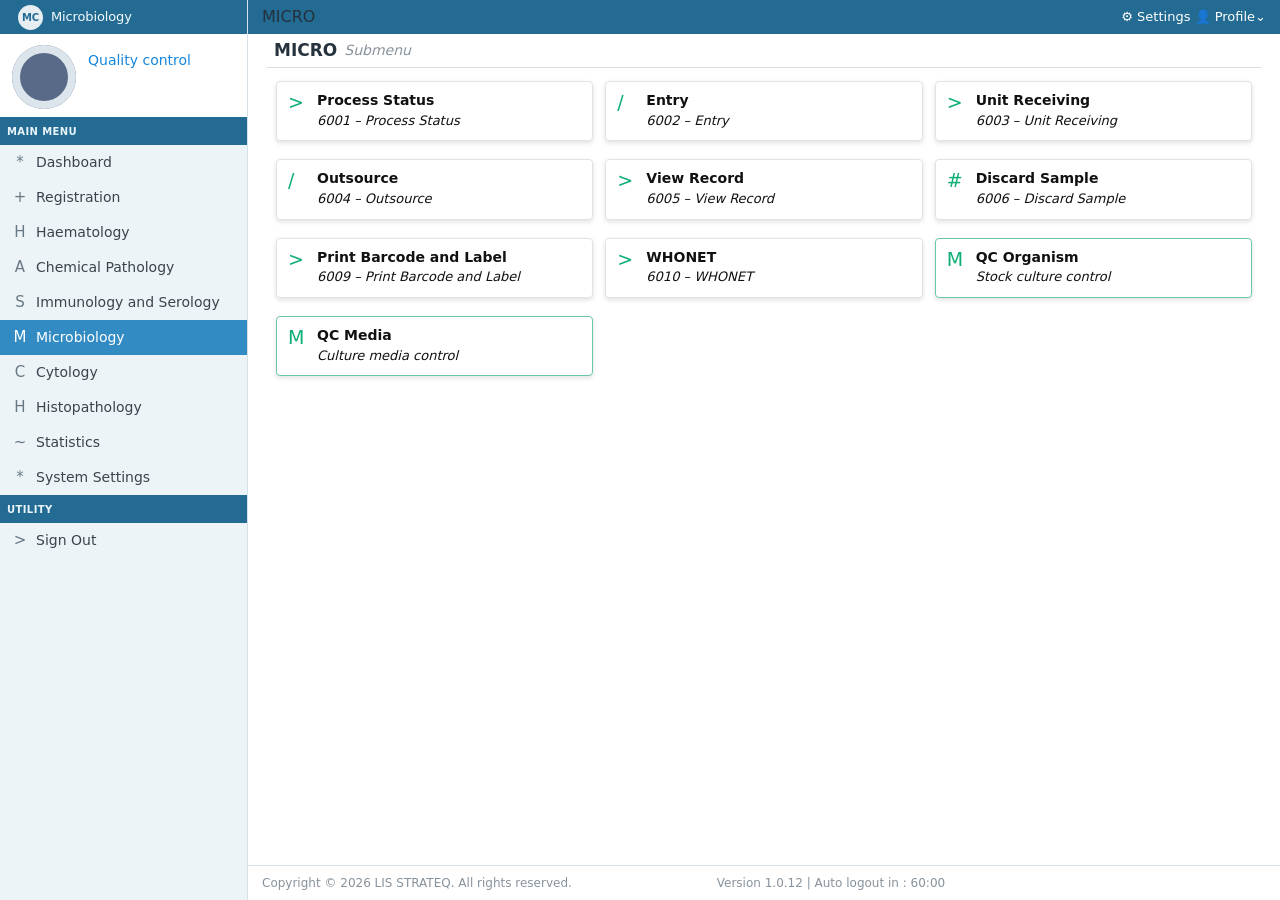
<file: Main_Page.html>
<!doctype html>
<html lang="en">
<head>
  <meta charset="utf-8" />
  <meta name="viewport" content="width=device-width, initial-scale=1" />
  <meta name="description" content="Microbiology module submenu for the LIS mockup." />
  <title>MICRO Submenu · Microbiology LIS</title>
  <link rel="stylesheet" href="Main_Page.css" />
  <link rel="stylesheet" href="shell-overrides.css" />
</head>
<body>
  <div class="app-shell">
    <aside class="sidebar" aria-label="Primary navigation">
      <div class="brand-lockup">
        <div class="brand-mark" aria-hidden="true">MC</div>
        <div>
          <div class="brand-title">Microbiology</div>
          <div class="brand-subtitle">Laboratory information system</div>
        </div>
      </div>

      <div class="workspace-picker">
        <span class="eyebrow">Current workspace</span>
        <strong>Quality control</strong>
        <span class="workspace-status"><span class="status-dot"></span> Live mockup data</span>
      </div>

      <nav class="sidebar-nav">
        <span class="nav-label">Module</span>
        <button class="nav-item is-active" type="button" data-view="dashboard">
          <span class="nav-icon" aria-hidden="true">▦</span>
          <span>QC organisms</span>
          <span class="nav-count">12</span>
        </button>
        <button class="nav-item" type="button" data-view="storage">
          <span class="nav-icon" aria-hidden="true">▣</span>
          <span>Storage map</span>
        </button>
        <button class="nav-item" type="button" data-view="passages">
          <span class="nav-icon" aria-hidden="true">↗</span>
          <span>Passage log</span>
        </button>
        <button class="nav-item" type="button" data-view="subculture">
          <span class="nav-icon" aria-hidden="true">＋</span>
          <span>Subculture</span>
        </button>
        <button class="nav-item" type="button" data-view="usage">
          <span class="nav-icon" aria-hidden="true">⇄</span>
          <span>Usage &amp; disposal</span>
        </button>
      </nav>

      <div class="sidebar-footer">
        <div class="safety-callout">
          <span class="safety-icon" aria-hidden="true">!</span>
          <div>
            <strong>Traceability first</strong>
            <span>Every movement keeps a passage and storage history.</span>
          </div>
        </div>
        <div class="signed-in">
          <div class="avatar">SA</div>
          <div>
            <strong>Sarah A.</strong>
            <span>Microbiology scientist</span>
          </div>
          <button class="icon-button" type="button" aria-label="Account menu">•••</button>
        </div>
      </div>
    </aside>

    <main class="main-content">
      <header class="topbar">
        <div class="breadcrumbs"><span>Microbiology</span><span class="crumb-separator">/</span><strong id="breadcrumb-current">MICRO</strong></div>
        <div class="topbar-actions">
          <span class="environment-pill"><span class="status-dot"></span> Local mockup</span>
          <button class="icon-button" type="button" aria-label="Help">?</button>
          <button class="notification-button" type="button" aria-label="Notifications"><span>♢</span><i></i></button>
        </div>
      </header>

      <div class="page-container">
        <section class="view is-visible" id="view-dashboard" data-view-panel="dashboard">
          <div class="page-heading">
            <div>
              <span class="eyebrow accent-eyebrow">Stock culture control</span>
              <h1>QC organisms</h1>
              <p>Receive, verify, store and maintain reference organisms with complete traceability.</p>
            </div>
            <button class="button button-primary" type="button" data-view="register"><span class="button-symbol">＋</span> Add new QC organism</button>
          </div>

          <div class="metric-grid" aria-label="QC organism summary">
            <article class="metric-card">
              <div class="metric-top"><span class="metric-label">Active cultures</span><span class="metric-icon metric-icon-blue">●</span></div>
              <strong class="metric-value">12</strong>
              <span class="metric-note"><span class="trend-up">↗ 2</span> this quarter</span>
            </article>
            <article class="metric-card">
              <div class="metric-top"><span class="metric-label">Awaiting acceptance</span><span class="metric-icon metric-icon-amber">!</span></div>
              <strong class="metric-value">2</strong>
              <span class="metric-note">Both received this week</span>
            </article>
            <article class="metric-card">
              <div class="metric-top"><span class="metric-label">Review due</span><span class="metric-icon metric-icon-purple">◷</span></div>
              <strong class="metric-value">3</strong>
              <span class="metric-note">Within the next 30 days</span>
            </article>
            <article class="metric-card">
              <div class="metric-top"><span class="metric-label">Storage alerts</span><span class="metric-icon metric-icon-red">⌁</span></div>
              <strong class="metric-value">1</strong>
              <span class="metric-note">Freezer 02 needs review</span>
            </article>
          </div>

          <div class="card workflow-card">
            <div class="card-heading compact-heading">
              <div>
                <span class="eyebrow">Suggested operating flow</span>
                <h2>From receipt to controlled use</h2>
              </div>
              <button class="text-button" type="button" data-view="register">Open registration <span>→</span></button>
            </div>
            <div class="flow-track">
              <div class="flow-step is-complete"><span class="flow-index">01</span><div><strong>Receive</strong><span>Check shipment &amp; certificate</span></div></div>
              <span class="flow-line is-complete"></span>
              <div class="flow-step is-current"><span class="flow-index">02</span><div><strong>Accept</strong><span>Identity, purity &amp; result</span></div></div>
              <span class="flow-line"></span>
              <div class="flow-step"><span class="flow-index">03</span><div><strong>Store</strong><span>Assign freezer, rack &amp; box</span></div></div>
              <span class="flow-line"></span>
              <div class="flow-step"><span class="flow-index">04</span><div><strong>Maintain</strong><span>Passage, use &amp; disposal</span></div></div>
            </div>
          </div>

          <section class="card table-card">
            <div class="table-card-heading">
              <div>
                <div class="heading-with-count"><h2>QC organism register</h2><span class="count-badge">12 records</span></div>
                <p>Use the action menu to open the related page for each organism.</p>
              </div>
              <div class="heading-actions">
                <button class="button button-secondary" type="button" id="export-button"><span class="button-symbol">↓</span> Export view</button>
                <button class="button button-ghost" type="button" id="clear-filters">Clear filters</button>
              </div>
            </div>

            <div class="filter-bar">
              <label class="search-field"><span class="search-icon" aria-hidden="true">⌕</span><input id="global-search" type="search" placeholder="Search organism, code or batch" autocomplete="off" /></label>
              <label class="filter-field"><span>Status</span><select id="status-filter"><option value="all">All status</option><option value="Active">Active</option><option value="Pending acceptance">Pending acceptance</option><option value="Review due">Review due</option></select></label>
              <label class="filter-field"><span>Storage</span><select id="storage-filter"><option value="all">All locations</option><option value="Freezer 01">Freezer 01</option><option value="Freezer 02">Freezer 02</option><option value="Refrigerator 01">Refrigerator 01</option></select></label>
              <button class="filter-button" type="button" id="apply-filters">Filter <span>⌄</span></button>
            </div>

            <div class="table-wrap">
              <table class="data-table" id="organism-table">
                <thead>
                  <tr>
                    <th>Action</th><th>Organism ID</th><th>Organism name</th><th>ATCC</th><th>Batch</th><th>Manufacturer</th><th>Registered date</th><th>Purchase date</th><th>Received date</th><th>Storage</th><th>Rack / box</th><th>Status</th>
                  </tr>
                </thead>
                <tbody id="organism-rows"></tbody>
              </table>
              <div class="empty-state is-hidden" id="empty-state"><span class="empty-icon">⌕</span><strong>No organisms match the current filters.</strong><span>Try a different search term or clear the filters.</span></div>
            </div>
            <div class="table-footer"><span id="result-summary">Showing 4 of 12 records</span><div class="pagination"><button class="page-button is-active" type="button">1</button><button class="page-button" type="button">2</button><button class="page-button" type="button">3</button><span>…</span><button class="page-button" type="button">→</button></div></div>
          </section>
        </section>

        <section class="view" id="view-register" data-view-panel="register">
          <div class="page-heading register-heading">
            <div><button class="back-link" type="button" data-view="dashboard">← Back to QC organisms</button><span class="eyebrow accent-eyebrow">Controlled intake</span><h1>Register QC organism</h1><p>Complete the four checkpoints before the organism is released to storage.</p></div>
            <div class="heading-status"><span class="draft-pill"><span class="status-dot status-dot-amber"></span> Draft record</span><span class="record-reference">Next ID <strong>QC-2026-013</strong></span></div>
          </div>

          <div class="stepper" aria-label="Registration progress"><div class="stepper-item is-active"><span>1</span><strong>Identification</strong></div><div class="stepper-line"></div><div class="stepper-item"><span>2</span><strong>Acceptance</strong></div><div class="stepper-line"></div><div class="stepper-item"><span>3</span><strong>Inspection</strong></div><div class="stepper-line"></div><div class="stepper-item"><span>4</span><strong>Storage</strong></div></div>

          <form id="register-form" novalidate>
            <div class="form-grid form-grid-top">
              <section class="card form-section" data-step="1">
                <div class="section-heading"><div class="section-number">01</div><div><span class="eyebrow">Source &amp; identity</span><h2>Organism identification</h2><p>Capture the traceable identity exactly as shown on the certificate.</p></div><span class="required-note">* Required</span></div>
                <div class="form-fields three-columns">
                  <label class="field"><span>Organism ID <em>*</em></span><input name="organismId" value="QC-2026-013" readonly /></label>
                  <label class="field"><span>QC organism <em>*</em></span><select name="organism"><option value="">Select organism</option><option>Escherichia coli ATCC 25922</option><option>Staphylococcus aureus ATCC 29213</option><option>Enterococcus faecalis ATCC 29212</option><option>Pseudomonas aeruginosa ATCC 27853</option></select></label>
                  <label class="field"><span>Passage number <em>*</em></span><select name="passage"><option value="">Select passage</option><option>0 · Original reference</option><option>1 · Reference stock</option><option>2 · Working stock</option><option>3 · Working stock</option></select></label>
                  <label class="field"><span>Code <em>*</em></span><input name="code" placeholder="e.g. EC-25922" /></label>
                  <label class="field"><span>Batch / lot <em>*</em></span><input name="batch" placeholder="e.g. 25922-2026-A" /></label>
                  <label class="field"><span>Manufacturer / source <em>*</em></span><input name="manufacturer" placeholder="e.g. ATCC" /></label>
                  <label class="field"><span>Purchase date <em>*</em></span><input name="purchaseDate" type="date" /></label>
                  <label class="field"><span>Received date <em>*</em></span><input name="receivedDate" type="date" /></label>
                  <label class="field"><span>Expiry / review date</span><input name="expiryDate" type="date" /></label>
                </div>
              </section>

              <section class="card form-section" data-step="2">
                <div class="section-heading"><div class="section-number">02</div><div><span class="eyebrow">Identity confirmation</span><h2>Acceptance testing</h2><p>Record the test method and acceptance decision.</p></div><span class="result-pill result-pill-pending">Pending</span></div>
                <div class="form-fields two-columns">
                  <label class="field"><span>Plate / media <em>*</em></span><select name="plate"><option value="">Select media</option><option>Blood agar plate</option><option>Mueller-Hinton agar</option><option>MacConkey agar</option><option>Sabouraud dextrose agar</option></select></label>
                  <label class="field"><span>Lot number <em>*</em></span><input name="plateLot" placeholder="e.g. MHA-26-041" /></label>
                  <label class="field"><span>Organism name observed</span><select name="observedOrganism"><option value="">Select result</option><option>Matches certificate</option><option>Does not match certificate</option><option>Not performed</option></select></label>
                  <label class="field"><span>Method identification <em>*</em></span><select name="method"><option value="">Select method</option><option>Biochemical identification</option><option>MALDI-TOF</option><option>Microscopy &amp; staining</option><option>Reference certificate only</option></select></label>
                  <label class="field"><span>Bio number</span><input name="bioNumber" placeholder="e.g. BIO-8841" /></label>
                  <label class="field"><span>Confidence level</span><input name="confidence" placeholder="e.g. 99.9%" /></label>
                  <label class="field field-span-2"><span>Acceptance result <em>*</em></span><select name="acceptanceResult"><option value="">Select result</option><option>Pass — accepted for stock preparation</option><option>Conditional — review required</option><option>Fail — quarantine</option></select></label>
                </div>
                <div class="callout callout-info"><span class="callout-icon">i</span><span>Keep the organism in <strong>quarantine</strong> until purity and identification checks are recorded.</span></div>
              </section>
            </div>

            <div class="form-grid form-grid-bottom">
              <section class="card form-section" data-step="3">
                <div class="section-heading"><div class="section-number">03</div><div><span class="eyebrow">Receipt condition</span><h2>Inspection checklist</h2><p>Document the package, quantity and any deviation found on receipt.</p></div></div>
                <div class="form-fields two-columns">
                  <label class="field"><span>Ordered amount <em>*</em></span><input name="orderedAmount" type="number" min="1" placeholder="e.g. 10" /></label>
                  <label class="field"><span>Number of tubes / loops per batch <em>*</em></span><input name="tubeCount" type="number" min="1" placeholder="e.g. 10" /></label>
                  <label class="field"><span>Condition of package / tube <em>*</em></span><select name="condition"><option value="">Select condition</option><option>Intact — no deviation</option><option>Minor packaging damage</option><option>Temperature excursion</option><option>Leak / contamination suspected</option></select></label>
                  <label class="field"><span>Cold-chain reading</span><input name="coldChain" placeholder="e.g. 4.2 °C on receipt" /></label>
                  <label class="field field-span-2"><span>Inspection comment</span><textarea name="comment" rows="4" placeholder="Describe any receipt observation, deviation or corrective action."></textarea></label>
                </div>
                <label class="upload-zone" for="certificate-file"><span class="upload-glyph">↑</span><span><strong>Upload birth / authenticity certificate</strong><small>PDF only · max 10 MB · click to attach a mock file</small></span><span class="upload-action">Choose file</span><input id="certificate-file" name="certificate" type="file" accept="application/pdf" /></label>
                <div class="file-chip is-hidden" id="selected-file"><span>PDF</span><strong></strong><button type="button" aria-label="Remove file" id="remove-file">×</button></div>
              </section>

              <section class="card form-section" data-step="4">
                <div class="section-heading"><div class="section-number">04</div><div><span class="eyebrow">Release to storage</span><h2>Storage &amp; governance</h2><p>Assign a precise location and reviewers for the stock culture.</p></div></div>
                <div class="form-fields two-columns">
                  <label class="field"><span>Refrigerator / freezer <em>*</em></span><select name="storage"><option value="">Select location</option><option>Freezer 01 · −80 °C</option><option>Freezer 02 · −20 °C</option><option>Refrigerator 01 · 2–8 °C</option></select></label>
                  <label class="field"><span>Rack and box <em>*</em></span><select name="rack"><option value="">Select rack / box</option><option>Rack A · Box 04</option><option>Rack B · Box 02</option><option>Rack C · Box 07</option><option>Rack D · Box 01</option></select></label>
                  <label class="field"><span>Date performed <em>*</em></span><input name="performedDate" type="date" /></label>
                  <label class="field"><span>Performed by <em>*</em></span><select name="performedBy"><option value="">Select user</option><option>Sarah A.</option><option>Dr. Amir R.</option><option>Nurul H.</option></select></label>
                  <label class="field"><span>Reviewed by</span><select name="reviewedBy"><option value="">Select reviewer</option><option>Dr. Amir R.</option><option>Dr. Mei L.</option><option>Sarah A.</option></select></label>
                  <label class="field"><span>Endorsed by</span><select name="endorsedBy"><option value="">Select endorser</option><option>Dr. Mei L.</option><option>Laboratory manager</option></select></label>
                </div>
                <div class="release-check"><label class="checkbox-row"><input type="checkbox" name="releaseToStorage" /><span></span><strong>Release to storage after acceptance</strong></label><small>Leave unchecked to save as a quarantine draft.</small></div>
              </section>
            </div>

            <div class="form-actions"><button class="button button-ghost" type="button" data-view="dashboard">Close</button><div><button class="button button-secondary" type="button" id="save-draft">Save draft</button><button class="button button-primary" type="submit">Register QC organism <span class="button-symbol">→</span></button></div></div>
          </form>
        </section>

        <section class="view" id="view-detail" data-view-panel="detail">
          <div class="page-heading detail-heading"><div><button class="back-link" type="button" data-view="dashboard">← Back to QC organisms</button><span class="eyebrow accent-eyebrow">Organism record</span><h1 id="detail-title">Escherichia coli ATCC 25922</h1><p id="detail-subtitle">QC-2026-004 · Reference stock · Last updated 18 Jun 2026</p></div><div class="detail-actions"><span class="status-badge status-active" id="detail-status">Active</span><div class="action-menu"><button class="button button-primary" type="button" data-action-toggle>Action <span class="button-symbol">⌄</span></button><div class="action-menu-list" data-action-menu><button type="button" data-view="storage">View storage location</button><button type="button" data-view="passages">View passage log</button><button type="button" data-view="subculture">Process subculture</button><button type="button" data-view="usage">Record usage / disposal</button></div></div></div></div>
          <div class="detail-layout"><section class="detail-main"><div class="card detail-summary"><div class="detail-summary-top"><div class="organism-avatar">EC</div><div><span class="eyebrow">Reference organism</span><h2 id="detail-card-title">Escherichia coli ATCC 25922</h2><span class="detail-code" id="detail-code">EC-25922 · Batch 25922-2026-01</span></div><button class="button button-secondary" type="button" data-view="register">Edit record</button></div><div class="detail-stats"><div><span>Passage</span><strong id="detail-passage">P1</strong></div><div><span>Available tubes</span><strong id="detail-tubes">8 / 10</strong></div><div><span>Storage</span><strong id="detail-storage">−80 °C</strong></div><div><span>Review due</span><strong id="detail-review">30 Jun 2027</strong></div></div></div><div class="card detail-tabs-card"><div class="detail-tabs"><button class="detail-tab is-active" type="button" data-detail-tab="overview">Overview</button><button class="detail-tab" type="button" data-detail-tab="acceptance">Acceptance</button><button class="detail-tab" type="button" data-detail-tab="activity">Activity</button></div><div class="detail-tab-panel is-visible" data-detail-panel="overview"><div class="detail-grid"><div><span class="detail-label">Manufacturer</span><strong id="detail-manufacturer">ATCC</strong></div><div><span class="detail-label">Purchase date</span><strong id="detail-purchase">18 Jun 2026</strong></div><div><span class="detail-label">Received date</span><strong id="detail-received">20 Jun 2026</strong></div><div><span class="detail-label">Source certificate</span><strong>ATCC-COA-25922.pdf <span class="text-link">View</span></strong></div></div><div class="subsection-heading"><h3>Chain of custody</h3><span>All events are mockup examples</span></div><div class="timeline"><div class="timeline-item"><span class="timeline-dot timeline-dot-green"></span><div><strong>Released to Freezer 01</strong><span>Rack A · Box 04 · 20 Jun 2026 by Sarah A.</span></div><time>20 Jun</time></div><div class="timeline-item"><span class="timeline-dot timeline-dot-blue"></span><div><strong>Acceptance passed</strong><span>Purity and identification confirmed · MALDI-TOF</span></div><time>20 Jun</time></div><div class="timeline-item"><span class="timeline-dot timeline-dot-purple"></span><div><strong>Received in microbiology</strong><span>10 cryovials received in intact cold chain</span></div><time>20 Jun</time></div></div></div><div class="detail-tab-panel" data-detail-panel="acceptance"><div class="acceptance-banner"><span class="acceptance-check">✓</span><div><strong>Accepted for QC use</strong><span>All required identity and purity checks are complete.</span></div><span class="status-badge status-active">Pass</span></div><div class="detail-grid"><div><span class="detail-label">Plate / media</span><strong>Blood agar plate</strong></div><div><span class="detail-label">Media lot</span><strong>MHA-26-041</strong></div><div><span class="detail-label">Method</span><strong>MALDI-TOF</strong></div><div><span class="detail-label">Confidence</span><strong>99.9%</strong></div></div></div><div class="detail-tab-panel" data-detail-panel="activity"><div class="activity-list"><div class="activity-row"><span class="activity-icon">↗</span><div><strong>Working stock prepared</strong><span>Passage 2 · 10 tubes · by Sarah A.</span></div><time>01 Jul 2026</time></div><div class="activity-row"><span class="activity-icon">−</span><div><strong>Tube withdrawn for AST QC</strong><span>Tube 03 · purpose: weekly AST panel</span></div><time>08 Jul 2026</time></div><div class="activity-row"><span class="activity-icon">✓</span><div><strong>Record reviewed</strong><span>Reviewed by Dr. Amir R.</span></div><time>30 Jun 2026</time></div></div></div></div></div></section><aside class="detail-aside"><div class="card side-card"><div class="side-card-heading"><h3>Quick actions</h3><span class="eyebrow">Next step</span></div><button class="quick-action" type="button" data-view="passages"><span class="quick-action-icon">↗</span><span><strong>Record passage</strong><small>Create a new working stock</small></span><span>→</span></button><button class="quick-action" type="button" data-view="usage"><span class="quick-action-icon">⇄</span><span><strong>Withdraw a tube</strong><small>Log controlled usage</small></span><span>→</span></button><button class="quick-action" type="button" data-view="storage"><span class="quick-action-icon">▣</span><span><strong>Move storage</strong><small>Update rack or box</small></span><span>→</span></button></div><div class="card side-card"><div class="side-card-heading"><h3>Storage note</h3><span class="status-badge status-active">In range</span></div><div class="temperature-row"><span>Freezer 01</span><strong>−80.4 °C</strong></div><div class="temperature-bar"><span></span></div><small class="muted-copy">Last checked today at 08:10. Alert threshold: −70 °C.</small></div></aside></div>
        </section>

        <section class="view" id="view-acceptance" data-view-panel="acceptance">
          <div class="page-heading"><div><button class="back-link" type="button" data-view="dashboard">← Back to QC organisms</button><span class="eyebrow accent-eyebrow">Checkpoint 02</span><h1>Acceptance testing</h1><p>Verify identity, purity and suitability before release to storage.</p></div><span class="status-badge status-pending">2 pending</span></div>
          <div class="card acceptance-queue"><div class="table-card-heading"><div><h2>Acceptance queue</h2><p>Each record stays quarantined until the result is captured.</p></div><button class="button button-secondary" type="button" data-view="register">Register new intake</button></div><div class="queue-grid"><article class="queue-item"><div class="queue-item-top"><span class="status-badge status-pending">Pending test</span><span class="queue-date">Received 25 Jul 2026</span></div><h3>Staphylococcus aureus ATCC 29213</h3><p>QC-2026-011 · Batch 29213-2026-B · 10 tubes</p><div class="queue-meta"><span><strong>Plate</strong> Blood agar</span><span><strong>Method</strong> MALDI-TOF</span></div><button class="button button-primary button-small" type="button" data-view="register">Open checklist →</button></article><article class="queue-item"><div class="queue-item-top"><span class="status-badge status-review">Review required</span><span class="queue-date">Received 23 Jul 2026</span></div><h3>Enterococcus faecalis ATCC 29212</h3><p>QC-2026-010 · Batch 29212-2026-A · 5 tubes</p><div class="queue-meta"><span><strong>Plate</strong> MHA plate</span><span><strong>Method</strong> Biochemical</span></div><button class="button button-primary button-small" type="button" data-view="register">Review result →</button></article></div></div>
          <div class="card acceptance-guidance"><div class="guidance-icon">i</div><div><h2>Acceptance gate</h2><p>Document the received condition, purity observation, identification method and final result. A failed or conditional result should remain in quarantine and create a deviation record.</p></div><button class="text-button" type="button" data-view="usage">View audit history →</button></div>
        </section>

        <section class="view" id="view-storage" data-view-panel="storage">
          <div class="page-heading"><div><button class="back-link" type="button" data-view="dashboard">← Back to QC organisms</button><span class="eyebrow accent-eyebrow">Checkpoint 03</span><h1>Storage map</h1><p>Know exactly where each tube is held, and when the location was last verified.</p></div><button class="button button-primary" type="button" id="log-temperature">＋ Log temperature</button></div>
          <div class="storage-summary"><div class="storage-summary-card"><span class="storage-card-icon">❄</span><div><span>Freezer 01 · −80 °C</span><strong>8 organisms</strong></div><span class="status-badge status-active">In range</span></div><div class="storage-summary-card"><span class="storage-card-icon">❄</span><div><span>Freezer 02 · −20 °C</span><strong>3 organisms</strong></div><span class="status-badge status-review">Review</span></div><div class="storage-summary-card"><span class="storage-card-icon">▣</span><div><span>Refrigerator 01 · 2–8 °C</span><strong>1 organism</strong></div><span class="status-badge status-active">In range</span></div></div>
          <div class="storage-layout"><section class="card freezer-map"><div class="table-card-heading"><div><h2>Freezer 01 <span class="muted-heading">· −80 °C</span></h2><p>Click a box to see the organisms assigned to it.</p></div><span class="storage-last-check">Last check today · 08:10</span></div><div class="rack-tabs"><button class="rack-tab is-active" type="button">Rack A</button><button class="rack-tab" type="button">Rack B</button><button class="rack-tab" type="button">Rack C</button></div><div class="box-grid"><button class="storage-box is-selected" type="button"><span class="box-label">Box 04</span><strong>3 / 10</strong><small>QC-2026-004</small></button><button class="storage-box" type="button"><span class="box-label">Box 05</span><strong>6 / 10</strong><small>Available</small></button><button class="storage-box" type="button"><span class="box-label">Box 06</span><strong>10 / 10</strong><small>Full</small></button><button class="storage-box" type="button"><span class="box-label">Box 07</span><strong>2 / 10</strong><small>QC-2026-008</small></button><button class="storage-box" type="button"><span class="box-label">Box 08</span><strong>0 / 10</strong><small>Available</small></button><button class="storage-box" type="button"><span class="box-label">Box 09</span><strong>7 / 10</strong><small>QC-2026-009</small></button></div></section><aside class="card storage-detail"><span class="eyebrow">Selected location</span><h2>Rack A · Box 04</h2><p>3 active organisms assigned to this box.</p><div class="storage-organism"><div class="organism-avatar small-avatar">EC</div><div><strong>Escherichia coli ATCC 25922</strong><span>8 tubes remaining · QC-2026-004</span></div></div><div class="storage-organism"><div class="organism-avatar small-avatar purple-avatar">PA</div><div><strong>Pseudomonas aeruginosa ATCC 27853</strong><span>6 tubes remaining · QC-2026-008</span></div></div><div class="storage-organism"><div class="organism-avatar small-avatar amber-avatar">EF</div><div><strong>Enterococcus faecalis ATCC 29212</strong><span>5 tubes remaining · QC-2026-010</span></div></div><button class="button button-secondary full-width" type="button" data-view="detail">View selected record</button></aside></div>
        </section>

        <section class="view" id="view-passages" data-view-panel="passages">
          <div class="page-heading"><div><button class="back-link" type="button" data-view="dashboard">← Back to QC organisms</button><span class="eyebrow accent-eyebrow">Checkpoint 04</span><h1>Passage log</h1><p>Limit subcultures and keep the stock-to-working-culture chain visible.</p></div><button class="button button-primary" type="button" id="add-passage">＋ Record passage</button></div>
          <div class="card passage-card"><div class="table-card-heading"><div><h2>Recent passage activity</h2><p>Working cultures should be prepared from a traceable reference stock.</p></div><span class="status-badge status-active">12 active stocks</span></div><div class="table-wrap"><table class="data-table passage-table"><thead><tr><th>Date</th><th>Organism</th><th>From</th><th>To</th><th>Quantity</th><th>Performed by</th><th>Result</th></tr></thead><tbody><tr><td>01 Jul 2026</td><td><strong>Escherichia coli ATCC 25922</strong><small>QC-2026-004</small></td><td>P1 · Reference stock</td><td>P2 · Working stock</td><td>10 tubes</td><td>Sarah A.</td><td><span class="status-badge status-active">Passed</span></td></tr><tr><td>25 Jun 2026</td><td><strong>Staphylococcus aureus ATCC 29213</strong><small>QC-2026-006</small></td><td>P0 · Original reference</td><td>P1 · Reference stock</td><td>10 tubes</td><td>Nurul H.</td><td><span class="status-badge status-active">Passed</span></td></tr><tr><td>18 Jun 2026</td><td><strong>Pseudomonas aeruginosa ATCC 27853</strong><small>QC-2026-008</small></td><td>P1 · Reference stock</td><td>P2 · Working stock</td><td>10 tubes</td><td>Sarah A.</td><td><span class="status-badge status-review">Review</span></td></tr></tbody></table></div></div><div class="card passage-guidance"><div class="guidance-icon">↗</div><div><h2>Passage guardrail</h2><p>Record the source passage, new passage, tube count and purity result. If a frozen stock has been thawed, flag it as consumed rather than refreezing it.</p></div><span class="source-note">Reference: local SOP to be confirmed</span></div>
        </section>

        <section class="view" id="view-usage" data-view-panel="usage">
          <div class="page-heading"><div><button class="back-link" type="button" data-view="dashboard">← Back to QC organisms</button><span class="eyebrow accent-eyebrow">Controlled movement</span><h1>Usage &amp; disposal</h1><p>Log every withdrawal, return, consumed tube and final decontamination.</p></div><button class="button button-primary" type="button" id="record-usage">＋ Record movement</button></div>
          <div class="usage-grid"><section class="card movement-form"><div class="section-heading"><div class="section-number">01</div><div><span class="eyebrow">Quick movement entry</span><h2>Withdraw a tube</h2><p>Use this form for a controlled QC run or disposal.</p></div></div><div class="form-fields two-columns"><label class="field field-span-2"><span>Organism <em>*</em></span><select id="usage-organism"><option>Escherichia coli ATCC 25922 · QC-2026-004</option><option>Staphylococcus aureus ATCC 29213 · QC-2026-006</option><option>Pseudomonas aeruginosa ATCC 27853 · QC-2026-008</option></select></label><label class="field"><span>Movement type <em>*</em></span><select id="usage-type"><option>Withdraw for QC testing</option><option>Prepare working stock</option><option>Return unused tube</option><option>Dispose / decontaminate</option></select></label><label class="field"><span>Tube / loop ID</span><input id="usage-tube" placeholder="e.g. T03" /></label><label class="field field-span-2"><span>Purpose / comment</span><textarea id="usage-comment" rows="3" placeholder="e.g. Weekly AST QC run"></textarea></label></div><div class="form-actions inline-form-actions"><button class="button button-ghost" type="button" id="reset-usage">Clear</button><button class="button button-primary" type="button" id="save-usage">Save movement</button></div></section><section class="card usage-history"><div class="table-card-heading"><div><h2>Recent movements</h2><p>Audit-ready history for the selected stock.</p></div><span class="count-badge">This month · 7</span></div><div class="movement-list"><div class="movement-row"><span class="movement-icon movement-withdraw">−</span><div><strong>Tube T03 withdrawn</strong><span>Escherichia coli ATCC 25922 · Weekly AST QC run</span></div><time>08 Jul 2026<br><small>Sarah A.</small></time></div><div class="movement-row"><span class="movement-icon movement-create">↗</span><div><strong>Working stock prepared</strong><span>Pseudomonas aeruginosa ATCC 27853 · 10 tubes</span></div><time>01 Jul 2026<br><small>Sarah A.</small></time></div><div class="movement-row"><span class="movement-icon movement-dispose">×</span><div><strong>Tube T04 decontaminated</strong><span>Staphylococcus aureus ATCC 29213 · Expired working tube</span></div><time>28 Jun 2026<br><small>Nurul H.</small></time></div></div></section></div><div class="card disposal-guidance"><div class="guidance-icon">!</div><div><h2>Disposal requires a reason</h2><p>Choose a disposal reason, record who performed it and follow the laboratory’s approved biohazard decontamination procedure. The mockup records the event only; your local SOP remains the authority.</p></div></div>
        </section>
      </div>
    </main>
  </div>
  <div class="toast" id="toast" role="status" aria-live="polite"><span class="toast-icon">✓</span><span id="toast-message">Saved</span></div>
  <script src="shell-overrides.js"></script><script src="Main_Page.js"></script>
</body>
</html>
</file>
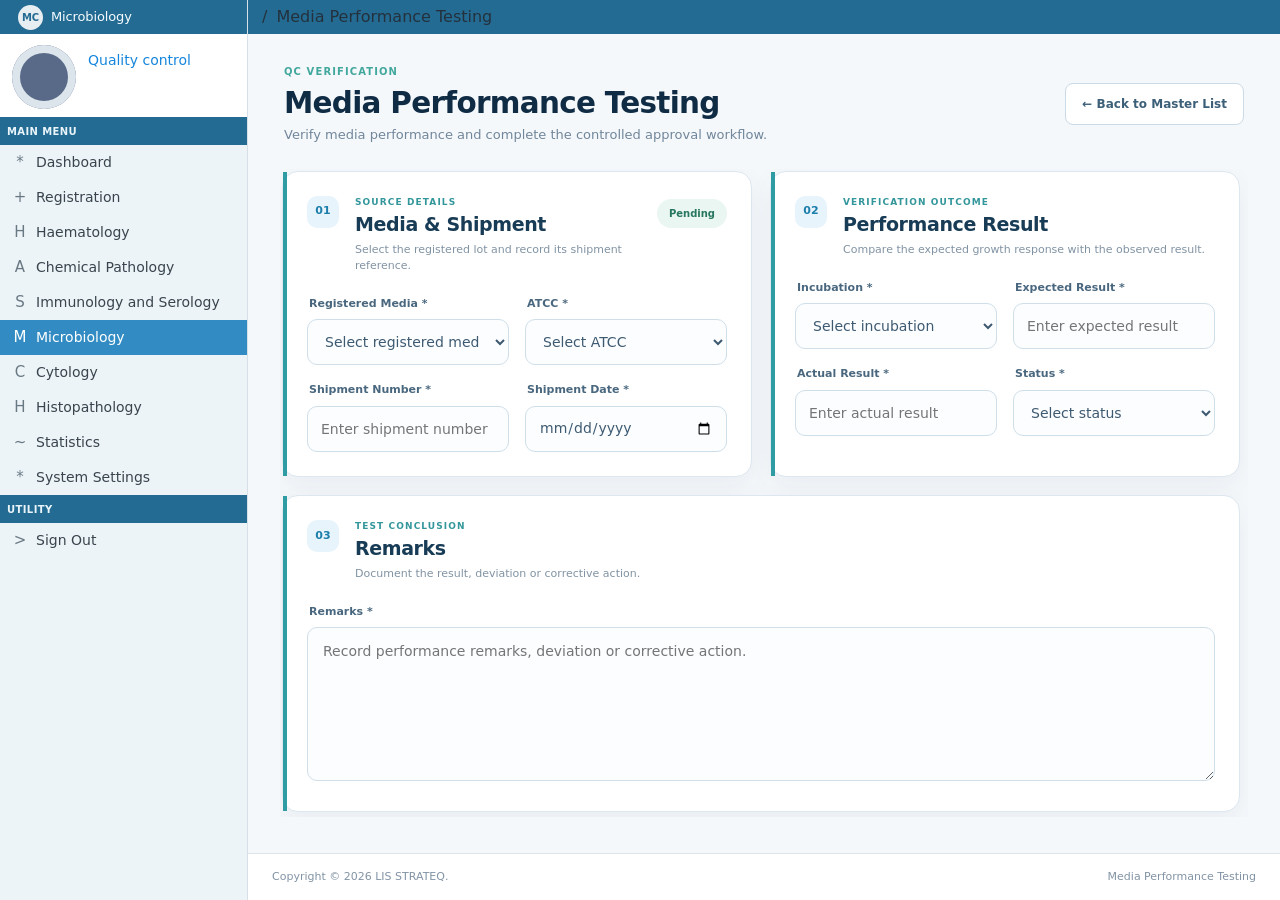
<file: Media_Performance_Testing.html>
<!doctype html><html lang="en"><head><meta charset="utf-8"><meta name="viewport" content="width=device-width,initial-scale=1"><title>Media Performance Testing · LIS</title><link rel="stylesheet" href="styles.css"><link rel="stylesheet" href="shell-overrides.css"><link rel="stylesheet" href="QC_Media.css"></head><body class="qc-media-screen performance-testing-screen"><div class="app-shell"><aside class="sidebar"><div class="brand-lockup"><div class="brand-mark">MC</div><div><div class="brand-title">Microbiology</div></div></div><div class="workspace-picker"><strong>Quality control</strong></div><nav class="sidebar-nav"></nav></aside><main class="main-content"><header class="topbar"><div class="breadcrumbs"><span>Microbiology</span><span>/</span><strong id="breadcrumb-current">Media Performance Testing</strong></div></header><div class="page-container qc-media-page"><div class="media-heading"><div><span class="eyebrow accent-eyebrow">QC verification</span><h1>Media Performance Testing</h1><p>Verify media performance and complete the controlled approval workflow.</p></div><a class="button button-secondary" href="QC_Media.html">← Back to Master List</a></div><form id="performance-form" class="performance-layout">
<section class="card media-form-card performance-section performance-source"><div class="media-section-heading"><div><span class="module-number">01</span><span class="section-kicker">Source details</span><h2>Media &amp; Shipment</h2><p>Select the registered lot and record its shipment reference.</p></div><span class="result-chip" id="selected-media-status">Pending</span></div><div class="media-form-grid four"><label><span>Registered Media *</span><select name="mediaId" id="registered-media" required></select></label><label><span>ATCC *</span><select name="atcc" id="media-atcc" required></select></label><label><span>Shipment Number *</span><input name="shipmentNumber" required placeholder="Enter shipment number"></label><label><span>Shipment Date *</span><input name="shipmentDate" type="date" required></label></div></section>
<section class="card media-form-card performance-section performance-result"><div class="media-section-heading"><div><span class="module-number">02</span><span class="section-kicker">Verification outcome</span><h2>Performance Result</h2><p>Compare the expected growth response with the observed result.</p></div></div><div class="media-form-grid four"><label><span>Incubation *</span><select name="incubation" required><option value="">Select incubation</option><option>35–37 °C for 18–24 hours</option><option>35–37 °C for 24–48 hours</option><option>Room temperature</option></select></label><label><span>Expected Result *</span><input name="expectedResult" required placeholder="Enter expected result"></label><label><span>Actual Result *</span><input name="actualResult" required placeholder="Enter actual result"></label><label><span>Status *</span><select name="status" required><option value="">Select status</option><option>Pass</option><option>Fail</option></select></label></div></section>
<section class="card media-form-card performance-section performance-approval"><div class="media-section-heading"><div><span class="module-number">03</span><span class="section-kicker">Test conclusion</span><h2>Remarks</h2><p>Document the result, deviation or corrective action.</p></div></div><label class="media-remarks"><span>Remarks *</span><textarea name="remarks" required rows="4" placeholder="Record performance remarks, deviation or corrective action."></textarea></label></section><div class="performance-actions"><button type="button" class="button button-primary" data-approval="performed">✓ Performed</button><button type="button" class="button button-secondary" data-approval="reviewed">✓ Reviewed</button><button type="button" class="button button-secondary" data-approval="endorsed">✓ Endorsed</button></div></form></div><footer class="media-footer">Copyright © 2026 LIS STRATEQ.<span>Media Performance Testing</span></footer></main></div><div class="media-toast" id="media-toast" hidden></div><script src="shell-overrides.js"></script><script src="QC_Media-data.js"></script><script src="Media_Performance_Testing.js"></script></body></html>
</file>
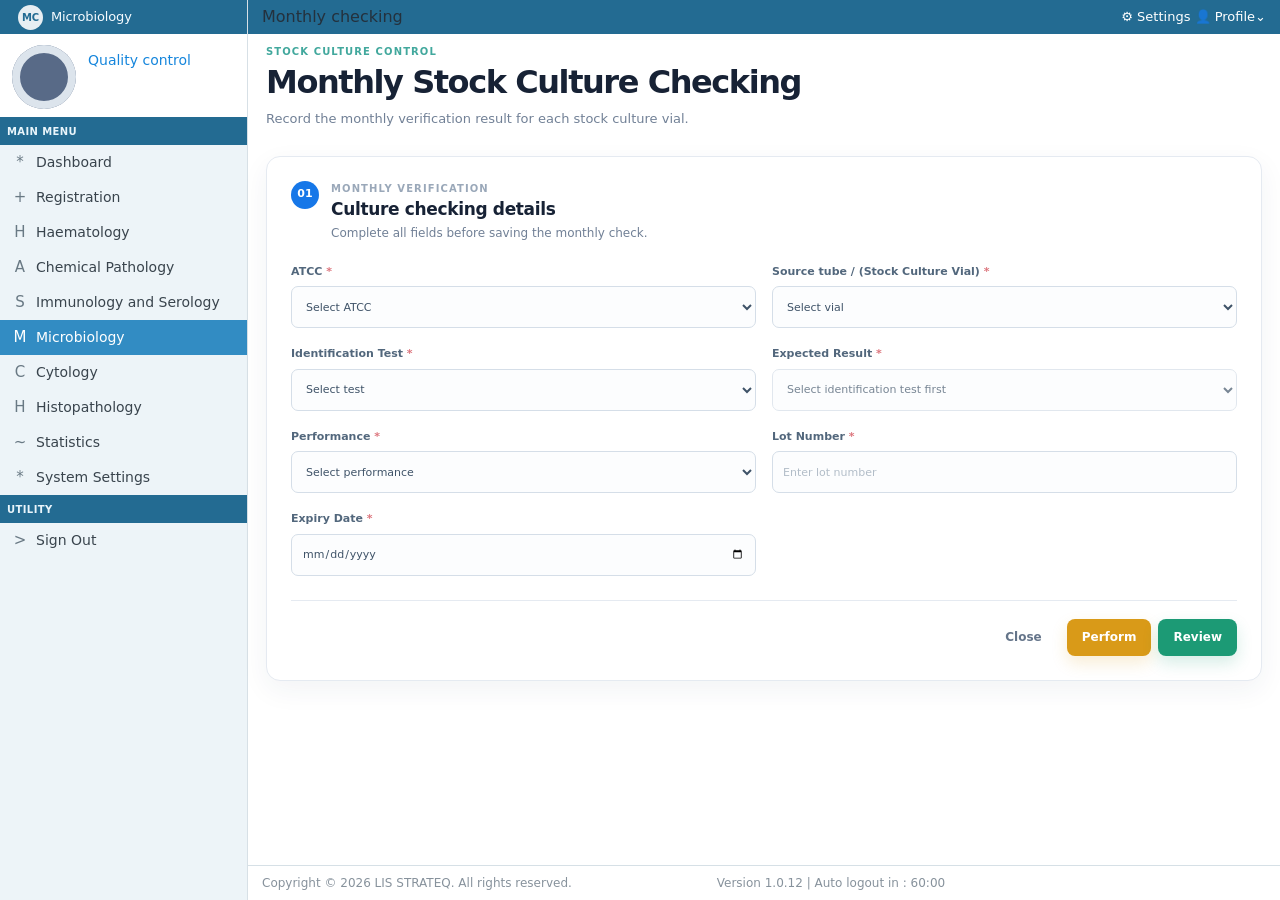
<file: Monthly_Checking.html>
<!doctype html>
<html lang="en">
<head>
  <meta charset="utf-8" />
  <meta name="viewport" content="width=device-width, initial-scale=1" />
  <title>Monthly Stock Culture Checking</title>
  <link rel="stylesheet" href="styles.css" />
  <link rel="stylesheet" href="Monthly_Checking.css" />
  <link rel="stylesheet" href="shell-overrides.css" />
</head>
<body>
  <div class="app-shell">
    <aside class="sidebar" aria-label="Primary navigation">
      <div class="brand-lockup"><div class="brand-mark">MC</div><div><div class="brand-title">Microbiology</div><div class="brand-subtitle">Laboratory information system</div></div></div>
      <div class="workspace-picker"><span class="eyebrow">Current workspace</span><strong>Quality control</strong><span class="workspace-status"><span class="status-dot"></span> Live mockup data</span></div>
      <nav class="sidebar-nav" aria-label="Main menu"></nav>
    </aside>
    <main class="main-content">
      <header class="topbar"><div class="breadcrumbs"><span>Microbiology</span><span class="crumb-separator">/</span><strong id="breadcrumb-current">Monthly checking</strong></div><div class="topbar-actions"><span class="environment-pill"><span class="status-dot"></span> Local mockup</span><button class="icon-button" type="button">?</button><button class="notification-button" type="button">◈</button></div></header>
      <div class="page-container">
        <section class="monthly-page">
          <div class="page-heading"><div><span class="eyebrow accent-eyebrow">Stock culture control</span><h1>Monthly Stock Culture Checking</h1><p>Record the monthly verification result for each stock culture vial.</p></div></div>
          <form class="card monthly-card" id="monthly-checking-form">
            <div class="section-heading"><div class="section-number">01</div><div><span class="eyebrow">Monthly verification</span><h2>Culture checking details</h2><p>Complete all fields before saving the monthly check.</p></div></div>
            <div class="form-fields two-columns">
              <label class="field"><span>ATCC <em>*</em></span><select name="atcc" required><option value="">Select ATCC</option><option>ATCC 25922</option><option>ATCC 29213</option><option>ATCC 29212</option><option>ATCC 27853</option></select></label>
              <label class="field"><span>Source tube / (Stock Culture Vial) <em>*</em></span><select name="sourceVial" required><option value="">Select vial</option><option>V1</option><option>V2</option><option>V3</option><option>V4</option><option>V5</option><option>V6</option><option>V7</option><option>V8</option><option>V9</option><option>V10</option><option>V11</option><option>V12</option></select></label>
              <label class="field"><span>Identification Test <em>*</em></span><select name="identificationTest" required><option value="">Select test</option><option>Gram Stain</option><option>Catalase</option><option>Oxidase</option><option>Coagulase</option><option>PYR Hydrolysis</option><option>Streptococcal Grouping</option><option>India Ink</option><option>Staphylase</option><option>Germ Tube</option><option>Cefinase</option><option>Motility Test Medium</option><option>Triple Sugar Iron</option><option>Urease</option><option>Bile Esculin Agar</option><option>Simmons Citrate Agar</option><option>Moeller Decarboxylase 2% Ornithine</option><option>V Factor</option><option>X Factor</option><option>XV Factor</option><option>MTZ Disc</option><option>Optochin Disc</option><option>Bacitracin 10 ug Disc</option><option>Malditof</option><option>Vitek</option></select></label>
              <label class="field"><span>Expected Result <em>*</em></span><select name="expectedResult" required disabled><option value="">Select identification test first</option></select></label>
              <label class="field"><span>Performance <em>*</em></span><select name="performance" required><option value="">Select performance</option><option>Pass</option><option>Fail</option></select></label>
              <label class="field"><span>Lot Number <em>*</em></span><input name="lotNumber" required placeholder="Enter lot number" /></label>
              <label class="field"><span>Expiry Date <em>*</em></span><input name="expiringDate" type="date" required /></label>
            </div>
            <div class="form-actions"><button class="button button-ghost" type="button" id="monthly-close">Close</button><div><button class="button button-perform" type="submit">Perform</button><button class="button button-review" type="button" id="monthly-review">Review</button></div></div>
          </form>
        </section>
      </div>
    </main>
  </div>
  <script src="shell-overrides.js"></script>
  <script src="Monthly_Checking.js"></script>
</body>
</html>
</file>
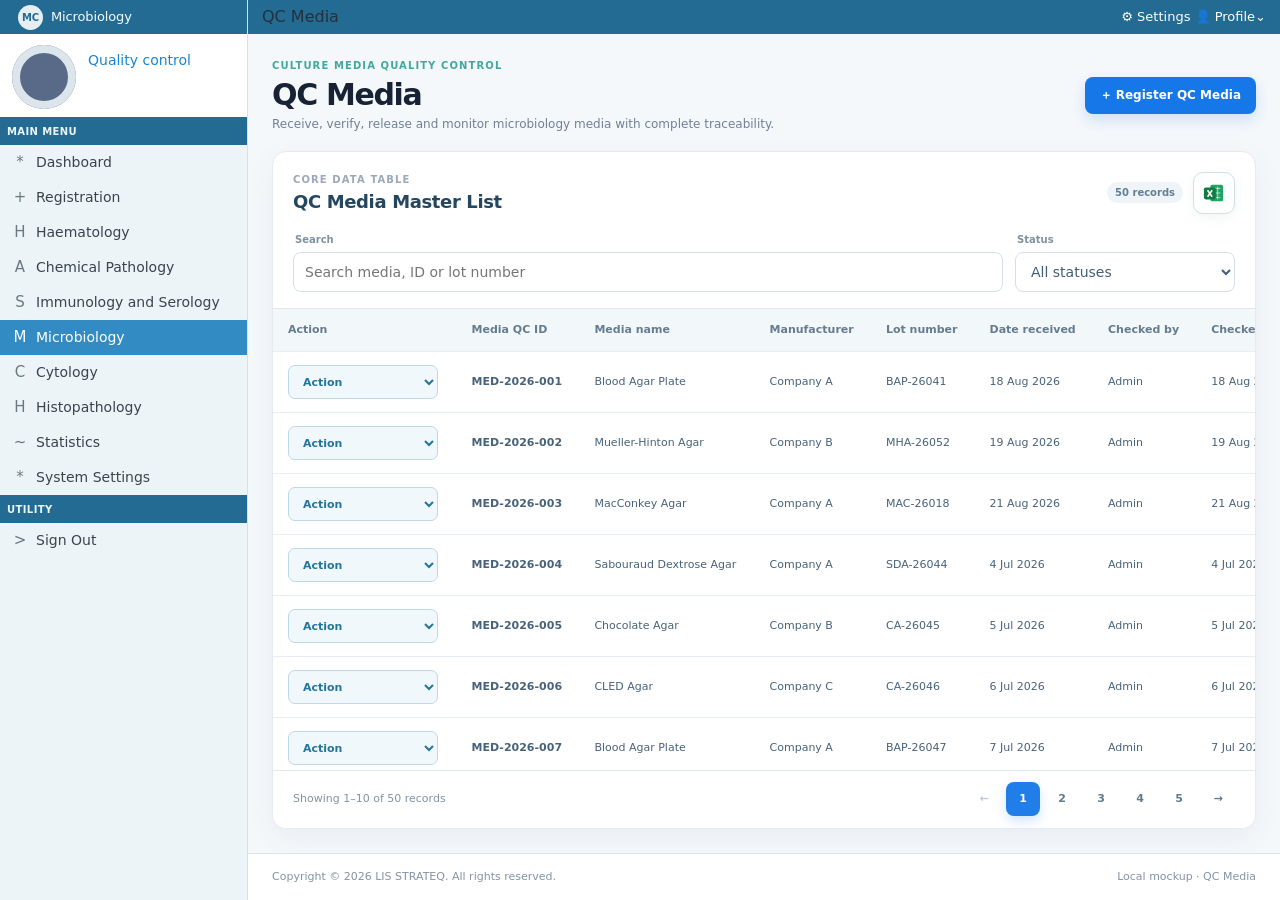
<file: QC_Media.html>
<!doctype html>
<html lang="en">
<head>
  <meta charset="utf-8">
  <meta name="viewport" content="width=device-width, initial-scale=1">
  <title>QC Media · Microbiology LIS</title>
  <link rel="stylesheet" href="styles.css">
  <link rel="stylesheet" href="shell-overrides.css">
  <link rel="stylesheet" href="QC_Media.css">
</head>
<body class="qc-media-screen qc-media-master-screen">
  <div class="app-shell">
    <aside class="sidebar" aria-label="Primary navigation">
      <div class="brand-lockup"><div class="brand-mark" aria-hidden="true">MC</div><div><div class="brand-title">Microbiology</div><div class="brand-subtitle">Laboratory information system</div></div></div>
      <div class="workspace-picker"><span class="eyebrow">Current workspace</span><strong>Quality control</strong><span class="workspace-status"><span class="status-dot"></span> Live mockup data</span></div>
      <nav class="sidebar-nav"></nav>
    </aside>
    <main class="main-content">
      <header class="topbar"><div class="breadcrumbs"><span>Microbiology</span><span class="crumb-separator">/</span><strong id="breadcrumb-current">QC Media</strong></div><div class="topbar-actions"></div></header>
      <div class="page-container qc-media-page">
        <div class="media-heading"><div><span class="eyebrow accent-eyebrow">Culture media quality control</span><h1>QC Media</h1><p>Receive, verify, release and monitor microbiology media with complete traceability.</p></div><button class="button button-primary" type="button" id="add-media">＋ Register QC Media</button></div>

        <section class="card media-register-card">
          <div class="media-section-heading"><div><span class="eyebrow">Core data table</span><h2>QC Media Master List</h2></div><div class="media-master-tools"><span class="count-badge" id="media-count">6 records</span><button type="button" id="media-export" class="media-excel-button" title="Download Master List as Excel" aria-label="Download Master List as Excel"><svg width="22" height="22" viewBox="0 0 24 24" aria-hidden="true" focusable="false"><rect x="8" y="3" width="14" height="18" rx="2" fill="#21a366"/><path d="M13 7h6M13 12h6M13 17h6M16 5v14" stroke="#fff" stroke-opacity=".65"/><rect x="1" y="6" width="13" height="13" rx="2" fill="#107c41"/><path d="m5 9 5 7m0-7-5 7" stroke="#fff" stroke-width="1.8"/></svg></button></div></div>
          <div class="media-toolbar"><label><span>Search</span><input id="media-search" placeholder="Search media, ID or lot number"></label><label><span>Status</span><select id="media-status"><option value="all">All statuses</option><option>Released</option><option>Pending QC</option><option>On hold</option><option>Rejected</option></select></label></div>
          <div class="media-table-scroll"><table><thead><tr><th>Action</th><th>Media QC ID</th><th>Media name</th><th>Manufacturer</th><th>Lot number</th><th>Date received</th><th>Checked by</th><th>Checked date</th><th>Status</th></tr></thead><tbody id="media-rows"></tbody></table></div><div class="media-pagination"><span id="media-page-summary">Showing 1–10 of 50 records</span><nav id="media-page-controls" aria-label="QC Media pagination"></nav></div>
        </section>
      </div>
      <footer class="media-footer">Copyright © 2026 LIS STRATEQ. All rights reserved.<span>Local mockup · QC Media</span></footer>
    </main>
  </div>
  <div class="media-toast" id="media-toast" hidden>QC Media registration form will be added in the next step.</div>
  <script src="shell-overrides.js"></script>
  <script src="QC_Media-data.js"></script>
  <script src="QC_Media.js"></script>
</body>
</html>
</file>
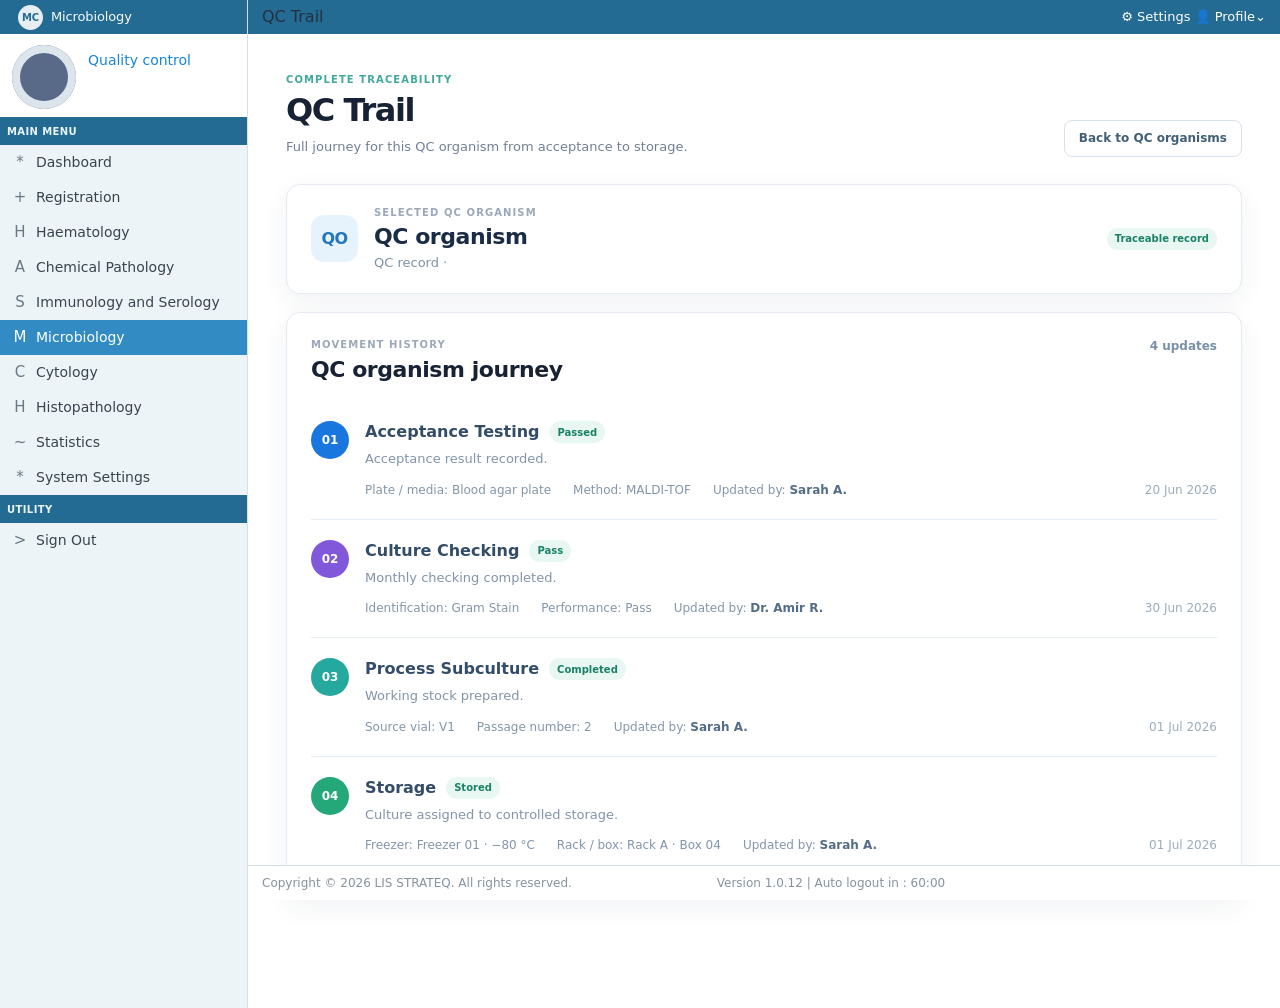
<file: QC_Trail.html>
<!doctype html><html lang="en"><head><meta charset="utf-8"><meta name="viewport" content="width=device-width, initial-scale=1"><title>QC Trail · Microbiology LIS</title><link rel="stylesheet" href="styles.css"><link rel="stylesheet" href="QC_Trail.css"><link rel="stylesheet" href="shell-overrides.css"></head><body><div class="app-shell"><aside class="sidebar" aria-label="Primary navigation"><div class="brand-lockup"><div class="brand-mark">MC</div><div><div class="brand-title">Microbiology</div><div class="brand-subtitle">Laboratory information system</div></div></div><div class="workspace-picker"><span class="eyebrow">Current workspace</span><strong>Quality control</strong><span class="workspace-status"><span class="status-dot"></span> Live mockup data</span></div><nav class="sidebar-nav"><span class="nav-label">Module</span><button class="nav-item is-active" type="button" data-view="dashboard"><span>QC organisms</span></button></nav><div class="sidebar-footer"><div class="safety-callout"><span class="safety-icon">!</span><div><strong>Traceability first</strong><span>Every movement keeps a complete QC history.</span></div></div></div></aside><main class="main-content"><header class="topbar"><div class="breadcrumbs"><span>Microbiology</span><span class="crumb-separator">/</span><strong>QC Trail</strong></div><div class="topbar-actions"><span class="environment-pill"><span class="status-dot"></span> Local mockup</span></div></header><div class="page-container"><section class="qc-trail-page"><div class="page-heading"><div><span class="eyebrow accent-eyebrow">Complete traceability</span><h1>QC Trail</h1><p id="trail-subtitle">Full journey for this QC organism from acceptance to storage.</p></div><button class="button button-secondary" type="button" id="back-to-qc">Back to QC organisms</button></div><section class="card trail-summary"><div class="organism-avatar" id="trail-avatar">EC</div><div><span class="eyebrow">Selected QC organism</span><h2 id="trail-organism">Escherichia coli</h2><p id="trail-reference">QC-2026-004 · ATCC 25922</p></div><span class="status-badge status-active">Traceable record</span></section><section class="card trail-card"><div class="trail-heading"><div><span class="eyebrow">Movement history</span><h2>QC organism journey</h2></div><span class="trail-count">4 checkpoints</span></div><div class="trail-list"><article class="trail-item"><div class="trail-marker marker-blue">01</div><div class="trail-content"><div class="trail-title"><h3>Acceptance Testing</h3><span class="status-badge status-active">Passed</span></div><p>Identity, purity and acceptance result recorded before release.</p><div class="trail-meta"><span>Plate / media: <strong>Blood agar plate</strong></span><span>Method: <strong>MALDI-TOF</strong></span><span>Performed by: <strong>Sarah A.</strong></span><time>20 Jun 2026</time></div></div></article><article class="trail-item"><div class="trail-marker marker-purple">02</div><div class="trail-content"><div class="trail-title"><h3>Culture Checking</h3><span class="status-badge status-active">Pass</span></div><p>Monthly identification test and expected result were reviewed.</p><div class="trail-meta"><span>Identification: <strong>Gram Stain</strong></span><span>Performance: <strong>Pass</strong></span><span>Reviewed by: <strong>Dr. Amir R.</strong></span><time>30 Jun 2026</time></div></div></article><article class="trail-item"><div class="trail-marker marker-teal">03</div><div class="trail-content"><div class="trail-title"><h3>Process Subculture</h3><span class="status-badge status-active">Completed</span></div><p>Working stock prepared from the selected stock culture vial.</p><div class="trail-meta"><span>Source vial: <strong>V1</strong></span><span>Passage number: <strong>2</strong></span><span>Working slant: <strong>3 prepared</strong></span><time>01 Jul 2026</time></div></div></article><article class="trail-item"><div class="trail-marker marker-green">04</div><div class="trail-content"><div class="trail-title"><h3>Storage</h3><span class="status-badge status-active">Stored</span></div><p>Culture vial assigned to a controlled freezer location.</p><div class="trail-meta"><span>Freezer: <strong>Freezer 01 · −80 °C</strong></span><span>Rack / box: <strong>Rack A · Box 04</strong></span><span>Position: <strong>A04-01</strong></span><time>01 Jul 2026</time></div></div></article></div></section></section></div></main></div><script src="shell-overrides.js"></script><script src="QC_Trail.js"></script></body></html>
</file>
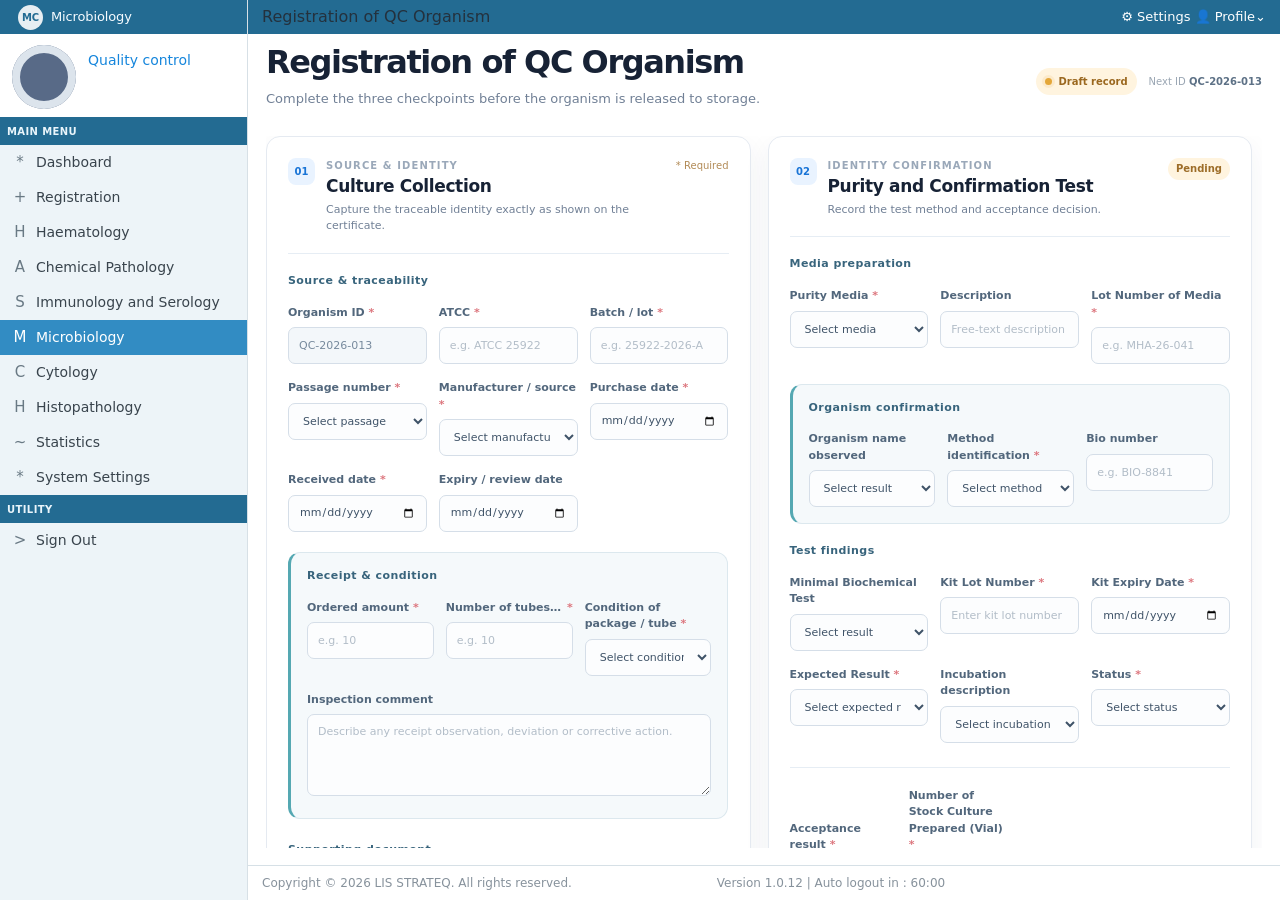
<file: Register_QC.html>
<!doctype html>
<html lang="en">
<head>
  <meta charset="utf-8" />
  <meta name="viewport" content="width=device-width, initial-scale=1" />
  <meta name="description" content="Static stock culture workflow mockup for a microbiology LIS." />
  <title>Stock Culture · Microbiology LIS</title>
  <link rel="stylesheet" href="Register_QC.css" />
  <link rel="stylesheet" href="shell-overrides.css" />
</head>
<body>
  <div class="app-shell">
    <aside class="sidebar" aria-label="Primary navigation">
      <div class="brand-lockup">
        <div class="brand-mark" aria-hidden="true">MC</div>
        <div>
          <div class="brand-title">Microbiology</div>
          <div class="brand-subtitle">Laboratory information system</div>
        </div>
      </div>

      <div class="workspace-picker">
        <span class="eyebrow">Current workspace</span>
        <strong>Quality control</strong>
        <span class="workspace-status"><span class="status-dot"></span> Live mockup data</span>
      </div>

      <nav class="sidebar-nav">
        <span class="nav-label">Module</span>
        <button class="nav-item is-active" type="button" data-view="dashboard">
          <span class="nav-icon" aria-hidden="true">▦</span>
          <span>QC organisms</span>
          <span class="nav-count">12</span>
        </button>
        <button class="nav-item" type="button" data-view="storage">
          <span class="nav-icon" aria-hidden="true">▣</span>
          <span>Storage map</span>
        </button>
        <button class="nav-item" type="button" data-view="passages">
          <span class="nav-icon" aria-hidden="true">↗</span>
          <span>Passage log</span>
        </button>
        <button class="nav-item" type="button" data-view="subculture">
          <span class="nav-icon" aria-hidden="true">＋</span>
          <span>Subculture</span>
        </button>
        <button class="nav-item" type="button" data-view="usage">
          <span class="nav-icon" aria-hidden="true">⇄</span>
          <span>Usage &amp; disposal</span>
        </button>
      </nav>

      <div class="sidebar-footer">
        <div class="safety-callout">
          <span class="safety-icon" aria-hidden="true">!</span>
          <div>
            <strong>Traceability first</strong>
            <span>Every movement keeps a passage and storage history.</span>
          </div>
        </div>
        <div class="signed-in">
          <div class="avatar">SA</div>
          <div>
            <strong>Sarah A.</strong>
            <span>Microbiology scientist</span>
          </div>
          <button class="icon-button" type="button" aria-label="Account menu">•••</button>
        </div>
      </div>
    </aside>

    <main class="main-content">
      <header class="topbar">
        <div class="breadcrumbs"><span>Microbiology</span><span class="crumb-separator">/</span><strong id="breadcrumb-current">QC organisms</strong></div>
        <div class="topbar-actions">
          <span class="environment-pill"><span class="status-dot"></span> Local mockup</span>
          <button class="icon-button" type="button" aria-label="Help">?</button>
          <button class="notification-button" type="button" aria-label="Notifications"><span>♢</span><i></i></button>
        </div>
      </header>

      <div class="page-container">
        <section class="view is-visible" id="view-dashboard" data-view-panel="dashboard">
          <div class="page-heading">
            <div>
              <span class="eyebrow accent-eyebrow">Stock culture control</span>
              <h1>QC organisms</h1>
              <p>Receive, verify, store and maintain reference organisms with complete traceability.</p>
            </div>
            <button class="button button-primary" type="button" data-view="register"><span class="button-symbol">＋</span> Add new QC organism</button>
          </div>

          <div class="metric-grid" aria-label="QC organism summary">
            <article class="metric-card">
              <div class="metric-top"><span class="metric-label">Active cultures</span><span class="metric-icon metric-icon-blue">●</span></div>
              <strong class="metric-value">12</strong>
              <span class="metric-note"><span class="trend-up">↗ 2</span> this quarter</span>
            </article>
            <article class="metric-card">
              <div class="metric-top"><span class="metric-label">Awaiting acceptance</span><span class="metric-icon metric-icon-amber">!</span></div>
              <strong class="metric-value">2</strong>
              <span class="metric-note">Both received this week</span>
            </article>
            <article class="metric-card">
              <div class="metric-top"><span class="metric-label">Review due</span><span class="metric-icon metric-icon-purple">◷</span></div>
              <strong class="metric-value">3</strong>
              <span class="metric-note">Within the next 30 days</span>
            </article>
            <article class="metric-card">
              <div class="metric-top"><span class="metric-label">Storage alerts</span><span class="metric-icon metric-icon-red">⌁</span></div>
              <strong class="metric-value">1</strong>
              <span class="metric-note">Freezer 02 needs review</span>
            </article>
          </div>

          <div class="card workflow-card">
            <div class="card-heading compact-heading">
              <div>
                <span class="eyebrow">Suggested operating flow</span>
                <h2>From receipt to controlled use</h2>
              </div>
              <button class="text-button" type="button" data-view="register">Open registration <span>→</span></button>
            </div>
            <div class="flow-track">
              <div class="flow-step is-complete"><span class="flow-index">01</span><div><strong>Receive</strong><span>Check shipment &amp; certificate</span></div></div>
              <span class="flow-line is-complete"></span>
              <div class="flow-step is-current"><span class="flow-index">02</span><div><strong>Accept</strong><span>Identity, purity &amp; result</span></div></div>
              <span class="flow-line"></span>
              <div class="flow-step"><span class="flow-index">03</span><div><strong>Store</strong><span>Assign freezer, rack &amp; box</span></div></div>
              <span class="flow-line"></span>
              <div class="flow-step"><span class="flow-index">04</span><div><strong>Maintain</strong><span>Passage, use &amp; disposal</span></div></div>
            </div>
          </div>

          <section class="card table-card">
            <div class="table-card-heading">
              <div>
                <div class="heading-with-count"><h2>QC organism register</h2><span class="count-badge">12 records</span></div>
                <p>Use the action menu to open the related page for each organism.</p>
              </div>
              <div class="heading-actions">
                <button class="button button-secondary" type="button" id="export-button"><span class="button-symbol">↓</span> Export view</button>
                <button class="button button-ghost" type="button" id="clear-filters">Clear filters</button>
              </div>
            </div>

            <div class="filter-bar">
              <label class="search-field"><span class="search-icon" aria-hidden="true">⌕</span><input id="global-search" type="search" placeholder="Search organism, code or batch" autocomplete="off" /></label>
              <label class="filter-field"><span>Status</span><select id="status-filter"><option value="all">All status</option><option value="Active">Active</option><option value="Pending acceptance">Pending acceptance</option><option value="Review due">Review due</option></select></label>
              <label class="filter-field"><span>Storage</span><select id="storage-filter"><option value="all">All locations</option><option value="Freezer 01">Freezer 01</option><option value="Freezer 02">Freezer 02</option><option value="Refrigerator 01">Refrigerator 01</option></select></label>
              <button class="filter-button" type="button" id="apply-filters">Filter <span>⌄</span></button>
            </div>

            <div class="table-wrap">
              <table class="data-table" id="organism-table">
                <thead>
                  <tr>
                    <th>Action</th><th>Organism ID</th><th>Organism name</th><th>Code</th><th>Batch</th><th>Manufacturer</th><th>Registered date</th><th>Purchase date</th><th>Received date</th><th>Storage</th><th>Rack / box</th><th>Status</th>
                  </tr>
                </thead>
                <tbody id="organism-rows"></tbody>
              </table>
              <div class="empty-state is-hidden" id="empty-state"><span class="empty-icon">⌕</span><strong>No organisms match the current filters.</strong><span>Try a different search term or clear the filters.</span></div>
            </div>
            <div class="table-footer"><span id="result-summary">Showing 4 of 12 records</span><div class="pagination"><button class="page-button is-active" type="button">1</button><button class="page-button" type="button">2</button><button class="page-button" type="button">3</button><span>…</span><button class="page-button" type="button">→</button></div></div>
          </section>
        </section>

        <section class="view" id="view-register" data-view-panel="register">
          <div class="page-heading register-heading">
            <div><button class="back-link" type="button" data-view="dashboard">← Back to QC organisms</button><span class="eyebrow accent-eyebrow">Controlled intake</span><h1>Registration of QC Organism</h1><p>Complete the three checkpoints before the organism is released to storage.</p></div>
            <div class="heading-status"><span class="draft-pill"><span class="status-dot status-dot-amber"></span> Draft record</span><span class="record-reference">Next ID <strong>QC-2026-013</strong></span></div>
          </div>

          <form id="register-form" novalidate>
            <div class="form-grid form-grid-top">
              <section class="card form-section collection-card" data-step="1">
                <div class="section-heading"><div class="section-number">01</div><div><span class="eyebrow">Source &amp; identity</span><h2>Culture Collection</h2><p>Capture the traceable identity exactly as shown on the certificate.</p></div><span class="required-note">* Required</span></div>
                <div class="form-fields three-columns">
                  <h3 class="collection-group-heading">Source &amp; traceability</h3>
                  <label class="field"><span>Organism ID <em>*</em></span><input name="organismId" value="QC-2026-013" readonly /></label>
                  <label class="field"><span>ATCC <em>*</em></span><input name="atcc" placeholder="e.g. ATCC 25922" /></label>
                  <label class="field"><span>Batch / lot <em>*</em></span><input name="batch" placeholder="e.g. 25922-2026-A" /></label>
                  <label class="field"><span>Passage number <em>*</em></span><select name="passage"><option value="">Select passage</option><option>P1</option><option>P2</option><option>P3</option><option>P4</option></select></label>
                  <label class="field"><span>Manufacturer / source <em>*</em></span><select name="manufacturer"><option value="">Select manufacturer / source</option><option>Company A</option><option>Company B</option><option>Company C</option></select></label>
                  <label class="field"><span>Purchase date <em>*</em></span><input name="purchaseDate" type="date" /></label>
                  <label class="field"><span>Received date <em>*</em></span><input name="receivedDate" type="date" /></label>
                  <label class="field"><span>Expiry / review date</span><input name="expiryDate" type="date" /></label>
                  <div class="collection-receipt-card" role="group" aria-labelledby="collection-receipt-heading">
                  <h3 class="collection-group-heading" id="collection-receipt-heading">Receipt &amp; condition</h3>
                  <label class="field collection-row-start"><span>Ordered amount <em>*</em></span><input name="orderedAmount" type="number" min="1" placeholder="e.g. 10" /></label>
                  <label class="field"><span class="truncated-field-label"><span title="Number of tubes / loops per batch">Number of tubes / loops per batch</span><em>*</em></span><input name="tubeCount" type="number" min="1" placeholder="e.g. 10" /></label>
                  <label class="field"><span>Condition of package / tube <em>*</em></span><select name="condition"><option value="">Select condition</option><option>Intact — no deviation</option><option>Minor packaging damage</option><option>Temperature excursion</option><option>Leak / contamination suspected</option></select></label>
                  <label class="field field-span-2"><span>Inspection comment</span><textarea name="comment" rows="4" placeholder="Describe any receipt observation, deviation or corrective action."></textarea></label>
                  </div>
                </div>
                <h3 class="collection-group-heading collection-attachment-heading">Supporting document</h3>
                <label class="upload-zone" for="certificate-file"><span class="upload-glyph">↑</span><span><strong>Upload birth / authenticity certificate</strong><small>PDF only · max 10 MB · click to attach a mock file</small></span><span class="upload-action">Choose file</span><input id="certificate-file" name="certificate" type="file" accept="application/pdf" /></label>
                <div class="file-chip is-hidden" id="selected-file"><span>PDF</span><strong></strong><button type="button" aria-label="Remove file" id="remove-file">×</button></div>
              </section>

              <section class="card form-section purity-test-card" data-step="2">
                <div class="section-heading"><div class="section-number">02</div><div><span class="eyebrow">Identity confirmation</span><h2>Purity and Confirmation Test</h2><p>Record the test method and acceptance decision.</p></div><span class="result-pill result-pill-pending">Pending</span></div>
                <div class="form-fields two-columns">
                  <h3 class="purity-group-heading">Media preparation</h3>
                  <label class="field"><span>Purity Media <em>*</em></span><select name="plate"><option value="">Select media</option><option>Blood agar plate</option><option>Mueller-Hinton agar</option><option>MacConkey agar</option><option>Sabouraud dextrose agar</option></select></label>
                  <label class="field"><span>Description</span><input name="plateDescription" placeholder="Free-text description" /></label>
                  <label class="field"><span>Lot Number of Media <em>*</em></span><input name="plateLot" placeholder="e.g. MHA-26-041" /></label>
                  <div class="acceptance-identification-card" role="group" aria-label="Organism identification details">
                    <h3 class="purity-group-heading">Organism confirmation</h3>
                    <label class="field"><span>Organism name observed</span><select name="observedOrganism"><option value="">Select result</option><option>Matches certificate</option><option>Does not match certificate</option><option>Not performed</option></select></label>
                    <label class="field"><span>Method identification <em>*</em></span><select name="method"><option value="">Select method</option><option>Biochemical identification</option><option>MALDI-TOF</option><option>Microscopy &amp; staining</option><option>Reference certificate only</option></select></label>
                    <label class="field"><span>Bio number</span><input name="bioNumber" placeholder="e.g. BIO-8841" /></label>
                  </div>
                  <h3 class="purity-group-heading purity-group-divider">Test findings</h3>
                  <label class="field"><span>Minimal Biochemical Test</span><select name="gramStain"><option value="">Select result</option><option>Gram positive</option><option>Gram negative</option><option>Not performed</option></select></label>
                  <label class="field"><span>Kit Lot Number <em>*</em></span><input name="kitLotNumber" placeholder="Enter kit lot number" required /></label>
                  <label class="field"><span>Kit Expiry Date <em>*</em></span><input name="kitExpiryDate" type="date" required /></label>
                  <label class="field"><span>Expected Result <em>*</em></span><select name="expectedResult" required><option value="">Select expected result</option><option>Confirmed</option><option>Presumptive</option><option>Not identified</option></select></label>
                  <label class="field"><span>Incubation description</span><select name="incubationDescription"><option value="">Select incubation</option><option>35–37 °C for 18–24 hours</option><option>35–37 °C for 24–48 hours</option><option>Room temperature</option><option>Other condition</option></select></label>
                  <label class="field"><span>Status <em>*</em></span><select name="testStatus" required><option value="">Select status</option><option>Pass</option><option>Fail</option></select></label>
                </div>
                <div class="purity-decision">
                  <label class="field acceptance-result-field"><span>Acceptance result <em>*</em></span><select name="acceptanceResult"><option value="">Select result</option><option>Pass — accepted for stock preparation</option><option>Conditional — review required</option><option>Fail — quarantine</option></select></label>
                  <label class="field"><span>Number of Stock Culture Prepared (Vial) <em>*</em></span><input name="stockCulturePrepared" type="number" min="1" step="1" placeholder="Enter quantity" required /></label>
                <div class="callout callout-info"><span class="callout-icon">i</span><span>Keep the organism in <strong>quarantine</strong> until purity and identification checks are recorded.</span></div>
                </div>
                <div class="acceptance-action-buttons" role="group" aria-label="Acceptance testing actions">
                  <button class="button button-primary" type="button">Performed</button>
                  <button class="button button-secondary" type="button">Reviewed</button>
                  <button class="button button-secondary" type="button">Endorsed</button>
                </div>
              </section>
            </div>

            <div class="form-grid form-grid-bottom">
              <section class="card form-section" data-step="3">
                <div class="section-heading"><div class="section-number">03</div><div><span class="eyebrow">Release to storage</span><h2>Storage &amp; governance</h2><p>Assign a precise location and reviewers for the stock culture.</p></div></div>
                <div class="form-fields two-columns">
                  <label class="field"><span>Refrigerator / freezer</span><select name="storage"><option value="">Select location</option><option>Freezer 01 · −80 °C</option><option>Freezer 02 · −20 °C</option><option>Refrigerator 01 · 2–8 °C</option></select></label>
                  <label class="field"><span>Rack and box</span><select name="rack"><option value="">Select rack / box</option><option>Rack A · Box 04</option><option>Rack B · Box 02</option><option>Rack C · Box 07</option><option>Rack D · Box 01</option></select></label>
                </div>
                <div class="release-check"><label class="checkbox-row"><input type="checkbox" name="releaseToStorage" /><span></span><strong>Release to storage after acceptance</strong></label><small>Leave unchecked to save as a quarantine draft.</small></div>
              </section>
            </div>

            <div class="form-actions"><button class="button button-ghost" type="button" data-view="dashboard">Close</button><div><button class="button button-secondary" type="button" id="save-draft">Save draft</button><button class="button button-primary" type="submit">Register QC organism <span class="button-symbol">→</span></button></div></div>
          </form>
        </section>

        <section class="view" id="view-detail" data-view-panel="detail">
          <div class="page-heading detail-heading"><div><button class="back-link" type="button" data-view="dashboard">← Back to QC organisms</button><span class="eyebrow accent-eyebrow">Organism record</span><h1 id="detail-title">Escherichia coli ATCC 25922</h1><p id="detail-subtitle">QC-2026-004 · Reference stock · Last updated 18 Jun 2026</p></div><div class="detail-actions"><span class="status-badge status-active" id="detail-status">Active</span><div class="action-menu"><button class="button button-primary" type="button" data-action-toggle>Action <span class="button-symbol">⌄</span></button><div class="action-menu-list" data-action-menu><button type="button" data-view="acceptance">Open acceptance testing</button><button type="button" data-view="storage">View storage location</button><button type="button" data-view="passages">View passage log</button><button type="button" data-view="usage">Record usage / disposal</button></div></div></div></div>
          <div class="detail-layout"><section class="detail-main"><div class="card detail-summary"><div class="detail-summary-top"><div class="organism-avatar">EC</div><div><span class="eyebrow">Reference organism</span><h2 id="detail-card-title">Escherichia coli ATCC 25922</h2><span class="detail-code" id="detail-code">EC-25922 · Batch 25922-2026-01</span></div><button class="button button-secondary" type="button" data-view="register">Edit record</button></div><div class="detail-stats"><div><span>Passage</span><strong id="detail-passage">P1</strong></div><div><span>Available tubes</span><strong id="detail-tubes">8 / 10</strong></div><div><span>Storage</span><strong id="detail-storage">−80 °C</strong></div><div><span>Review due</span><strong id="detail-review">30 Jun 2027</strong></div></div></div><div class="card detail-tabs-card"><div class="detail-tabs"><button class="detail-tab is-active" type="button" data-detail-tab="overview">Overview</button><button class="detail-tab" type="button" data-detail-tab="acceptance">Acceptance</button><button class="detail-tab" type="button" data-detail-tab="activity">Activity</button></div><div class="detail-tab-panel is-visible" data-detail-panel="overview"><div class="detail-grid"><div><span class="detail-label">Manufacturer</span><strong id="detail-manufacturer">ATCC</strong></div><div><span class="detail-label">Purchase date</span><strong id="detail-purchase">18 Jun 2026</strong></div><div><span class="detail-label">Received date</span><strong id="detail-received">20 Jun 2026</strong></div><div><span class="detail-label">Source certificate</span><strong>ATCC-COA-25922.pdf <span class="text-link">View</span></strong></div></div><div class="subsection-heading"><h3>Chain of custody</h3><span>All events are mockup examples</span></div><div class="timeline"><div class="timeline-item"><span class="timeline-dot timeline-dot-green"></span><div><strong>Released to Freezer 01</strong><span>Rack A · Box 04 · 20 Jun 2026 by Sarah A.</span></div><time>20 Jun</time></div><div class="timeline-item"><span class="timeline-dot timeline-dot-blue"></span><div><strong>Acceptance passed</strong><span>Purity and identification confirmed · MALDI-TOF</span></div><time>20 Jun</time></div><div class="timeline-item"><span class="timeline-dot timeline-dot-purple"></span><div><strong>Received in microbiology</strong><span>10 cryovials received in intact cold chain</span></div><time>20 Jun</time></div></div></div><div class="detail-tab-panel" data-detail-panel="acceptance"><div class="acceptance-banner"><span class="acceptance-check">✓</span><div><strong>Accepted for QC use</strong><span>All required identity and purity checks are complete.</span></div><span class="status-badge status-active">Pass</span></div><div class="detail-grid"><div><span class="detail-label">Plate / media</span><strong>Blood agar plate</strong></div><div><span class="detail-label">Media lot</span><strong>MHA-26-041</strong></div><div><span class="detail-label">Method</span><strong>MALDI-TOF</strong></div><div><span class="detail-label">Confidence</span><strong>99.9%</strong></div></div></div><div class="detail-tab-panel" data-detail-panel="activity"><div class="activity-list"><div class="activity-row"><span class="activity-icon">↗</span><div><strong>Working stock prepared</strong><span>Passage 2 · 10 tubes · by Sarah A.</span></div><time>01 Jul 2026</time></div><div class="activity-row"><span class="activity-icon">−</span><div><strong>Tube withdrawn for AST QC</strong><span>Tube 03 · purpose: weekly AST panel</span></div><time>08 Jul 2026</time></div><div class="activity-row"><span class="activity-icon">✓</span><div><strong>Record reviewed</strong><span>Reviewed by Dr. Amir R.</span></div><time>30 Jun 2026</time></div></div></div></div></div></section><aside class="detail-aside"><div class="card side-card"><div class="side-card-heading"><h3>Quick actions</h3><span class="eyebrow">Next step</span></div><button class="quick-action" type="button" data-view="passages"><span class="quick-action-icon">↗</span><span><strong>Record passage</strong><small>Create a new working stock</small></span><span>→</span></button><button class="quick-action" type="button" data-view="usage"><span class="quick-action-icon">⇄</span><span><strong>Withdraw a tube</strong><small>Log controlled usage</small></span><span>→</span></button><button class="quick-action" type="button" data-view="storage"><span class="quick-action-icon">▣</span><span><strong>Move storage</strong><small>Update rack or box</small></span><span>→</span></button></div><div class="card side-card"><div class="side-card-heading"><h3>Storage note</h3><span class="status-badge status-active">In range</span></div><div class="temperature-row"><span>Freezer 01</span><strong>−80.4 °C</strong></div><div class="temperature-bar"><span></span></div><small class="muted-copy">Last checked today at 08:10. Alert threshold: −70 °C.</small></div></aside></div>
        </section>

        <section class="view" id="view-acceptance" data-view-panel="acceptance">
          <div class="page-heading"><div><button class="back-link" type="button" data-view="dashboard">← Back to QC organisms</button><span class="eyebrow accent-eyebrow">Checkpoint 02</span><h1>Acceptance testing</h1><p>Verify identity, purity and suitability before release to storage.</p></div><span class="status-badge status-pending">2 pending</span></div>
          <div class="card acceptance-queue"><div class="table-card-heading"><div><h2>Acceptance queue</h2><p>Each record stays quarantined until the result is captured.</p></div><button class="button button-secondary" type="button" data-view="register">Register new intake</button></div><div class="queue-grid"><article class="queue-item"><div class="queue-item-top"><span class="status-badge status-pending">Pending test</span><span class="queue-date">Received 25 Jul 2026</span></div><h3>Staphylococcus aureus ATCC 29213</h3><p>QC-2026-011 · Batch 29213-2026-B · 10 tubes</p><div class="queue-meta"><span><strong>Plate</strong> Blood agar</span><span><strong>Method</strong> MALDI-TOF</span></div><button class="button button-primary button-small" type="button" data-view="register">Open checklist →</button></article><article class="queue-item"><div class="queue-item-top"><span class="status-badge status-review">Review required</span><span class="queue-date">Received 23 Jul 2026</span></div><h3>Enterococcus faecalis ATCC 29212</h3><p>QC-2026-010 · Batch 29212-2026-A · 5 tubes</p><div class="queue-meta"><span><strong>Plate</strong> MHA plate</span><span><strong>Method</strong> Biochemical</span></div><button class="button button-primary button-small" type="button" data-view="register">Review result →</button></article></div></div>
          <div class="card acceptance-guidance"><div class="guidance-icon">i</div><div><h2>Acceptance gate</h2><p>Document the received condition, purity observation, identification method and final result. A failed or conditional result should remain in quarantine and create a deviation record.</p></div><button class="text-button" type="button" data-view="usage">View audit history →</button></div>
        </section>

        <section class="view" id="view-storage" data-view-panel="storage">
          <div class="page-heading"><div><button class="back-link" type="button" data-view="dashboard">← Back to QC organisms</button><span class="eyebrow accent-eyebrow">Checkpoint 03</span><h1>Storage map</h1><p>Know exactly where each tube is held, and when the location was last verified.</p></div><button class="button button-primary" type="button" id="log-temperature">＋ Log temperature</button></div>
          <div class="storage-summary"><div class="storage-summary-card"><span class="storage-card-icon">❄</span><div><span>Freezer 01 · −80 °C</span><strong>8 organisms</strong></div><span class="status-badge status-active">In range</span></div><div class="storage-summary-card"><span class="storage-card-icon">❄</span><div><span>Freezer 02 · −20 °C</span><strong>3 organisms</strong></div><span class="status-badge status-review">Review</span></div><div class="storage-summary-card"><span class="storage-card-icon">▣</span><div><span>Refrigerator 01 · 2–8 °C</span><strong>1 organism</strong></div><span class="status-badge status-active">In range</span></div></div>
          <div class="storage-layout"><section class="card freezer-map"><div class="table-card-heading"><div><h2>Freezer 01 <span class="muted-heading">· −80 °C</span></h2><p>Click a box to see the organisms assigned to it.</p></div><span class="storage-last-check">Last check today · 08:10</span></div><div class="rack-tabs"><button class="rack-tab is-active" type="button">Rack A</button><button class="rack-tab" type="button">Rack B</button><button class="rack-tab" type="button">Rack C</button></div><div class="box-grid"><button class="storage-box is-selected" type="button"><span class="box-label">Box 04</span><strong>3 / 10</strong><small>QC-2026-004</small></button><button class="storage-box" type="button"><span class="box-label">Box 05</span><strong>6 / 10</strong><small>Available</small></button><button class="storage-box" type="button"><span class="box-label">Box 06</span><strong>10 / 10</strong><small>Full</small></button><button class="storage-box" type="button"><span class="box-label">Box 07</span><strong>2 / 10</strong><small>QC-2026-008</small></button><button class="storage-box" type="button"><span class="box-label">Box 08</span><strong>0 / 10</strong><small>Available</small></button><button class="storage-box" type="button"><span class="box-label">Box 09</span><strong>7 / 10</strong><small>QC-2026-009</small></button></div></section><aside class="card storage-detail"><span class="eyebrow">Selected location</span><h2>Rack A · Box 04</h2><p>3 active organisms assigned to this box.</p><div class="storage-organism"><div class="organism-avatar small-avatar">EC</div><div><strong>Escherichia coli ATCC 25922</strong><span>8 tubes remaining · QC-2026-004</span></div></div><div class="storage-organism"><div class="organism-avatar small-avatar purple-avatar">PA</div><div><strong>Pseudomonas aeruginosa ATCC 27853</strong><span>6 tubes remaining · QC-2026-008</span></div></div><div class="storage-organism"><div class="organism-avatar small-avatar amber-avatar">EF</div><div><strong>Enterococcus faecalis ATCC 29212</strong><span>5 tubes remaining · QC-2026-010</span></div></div><button class="button button-secondary full-width" type="button" data-view="detail">View selected record</button></aside></div>
        </section>

        <section class="view" id="view-passages" data-view-panel="passages">
          <div class="page-heading"><div><button class="back-link" type="button" data-view="dashboard">← Back to QC organisms</button><span class="eyebrow accent-eyebrow">Checkpoint 04</span><h1>Passage log</h1><p>Limit subcultures and keep the stock-to-working-culture chain visible.</p></div><button class="button button-primary" type="button" id="add-passage">＋ Record passage</button></div>
          <div class="card passage-card"><div class="table-card-heading"><div><h2>Recent passage activity</h2><p>Working cultures should be prepared from a traceable reference stock.</p></div><span class="status-badge status-active">12 active stocks</span></div><div class="table-wrap"><table class="data-table passage-table"><thead><tr><th>Date</th><th>Organism</th><th>From</th><th>To</th><th>Quantity</th><th>Performed by</th><th>Result</th></tr></thead><tbody><tr><td>01 Jul 2026</td><td><strong>Escherichia coli ATCC 25922</strong><small>QC-2026-004</small></td><td>P1 · Reference stock</td><td>P2 · Working stock</td><td>10 tubes</td><td>Sarah A.</td><td><span class="status-badge status-active">Passed</span></td></tr><tr><td>25 Jun 2026</td><td><strong>Staphylococcus aureus ATCC 29213</strong><small>QC-2026-006</small></td><td>P0 · Original reference</td><td>P1 · Reference stock</td><td>10 tubes</td><td>Nurul H.</td><td><span class="status-badge status-active">Passed</span></td></tr><tr><td>18 Jun 2026</td><td><strong>Pseudomonas aeruginosa ATCC 27853</strong><small>QC-2026-008</small></td><td>P1 · Reference stock</td><td>P2 · Working stock</td><td>10 tubes</td><td>Sarah A.</td><td><span class="status-badge status-review">Review</span></td></tr></tbody></table></div></div><div class="card passage-guidance"><div class="guidance-icon">↗</div><div><h2>Passage guardrail</h2><p>Record the source passage, new passage, tube count and purity result. If a frozen stock has been thawed, flag it as consumed rather than refreezing it.</p></div><span class="source-note">Reference: local SOP to be confirmed</span></div>
        </section>

        <section class="view" id="view-usage" data-view-panel="usage">
          <div class="page-heading"><div><button class="back-link" type="button" data-view="dashboard">← Back to QC organisms</button><span class="eyebrow accent-eyebrow">Controlled movement</span><h1>Usage &amp; disposal</h1><p>Log every withdrawal, return, consumed tube and final decontamination.</p></div><button class="button button-primary" type="button" id="record-usage">＋ Record movement</button></div>
          <div class="usage-grid"><section class="card movement-form"><div class="section-heading"><div class="section-number">01</div><div><span class="eyebrow">Quick movement entry</span><h2>Withdraw a tube</h2><p>Use this form for a controlled QC run or disposal.</p></div></div><div class="form-fields two-columns"><label class="field field-span-2"><span>Organism <em>*</em></span><select id="usage-organism"><option>Escherichia coli ATCC 25922 · QC-2026-004</option><option>Staphylococcus aureus ATCC 29213 · QC-2026-006</option><option>Pseudomonas aeruginosa ATCC 27853 · QC-2026-008</option></select></label><label class="field"><span>Movement type <em>*</em></span><select id="usage-type"><option>Withdraw for QC testing</option><option>Prepare working stock</option><option>Return unused tube</option><option>Dispose / decontaminate</option></select></label><label class="field"><span>Tube / loop ID</span><input id="usage-tube" placeholder="e.g. T03" /></label><label class="field field-span-2"><span>Purpose / comment</span><textarea id="usage-comment" rows="3" placeholder="e.g. Weekly AST QC run"></textarea></label></div><div class="form-actions inline-form-actions"><button class="button button-ghost" type="button" id="reset-usage">Clear</button><button class="button button-primary" type="button" id="save-usage">Save movement</button></div></section><section class="card usage-history"><div class="table-card-heading"><div><h2>Recent movements</h2><p>Audit-ready history for the selected stock.</p></div><span class="count-badge">This month · 7</span></div><div class="movement-list"><div class="movement-row"><span class="movement-icon movement-withdraw">−</span><div><strong>Tube T03 withdrawn</strong><span>Escherichia coli ATCC 25922 · Weekly AST QC run</span></div><time>08 Jul 2026<br><small>Sarah A.</small></time></div><div class="movement-row"><span class="movement-icon movement-create">↗</span><div><strong>Working stock prepared</strong><span>Pseudomonas aeruginosa ATCC 27853 · 10 tubes</span></div><time>01 Jul 2026<br><small>Sarah A.</small></time></div><div class="movement-row"><span class="movement-icon movement-dispose">×</span><div><strong>Tube T04 decontaminated</strong><span>Staphylococcus aureus ATCC 29213 · Expired working tube</span></div><time>28 Jun 2026<br><small>Nurul H.</small></time></div></div></section></div><div class="card disposal-guidance"><div class="guidance-icon">!</div><div><h2>Disposal requires a reason</h2><p>Choose a disposal reason, record who performed it and follow the laboratory’s approved biohazard decontamination procedure. The mockup records the event only; your local SOP remains the authority.</p></div></div>
        </section>
      </div>
    </main>
  </div>
  <div class="toast" id="toast" role="status" aria-live="polite"><span class="toast-icon">✓</span><span id="toast-message">Saved</span></div>
  <script src="shell-overrides.js"></script><script src="Register_QC.js"></script>
</body>
</html>
</file>
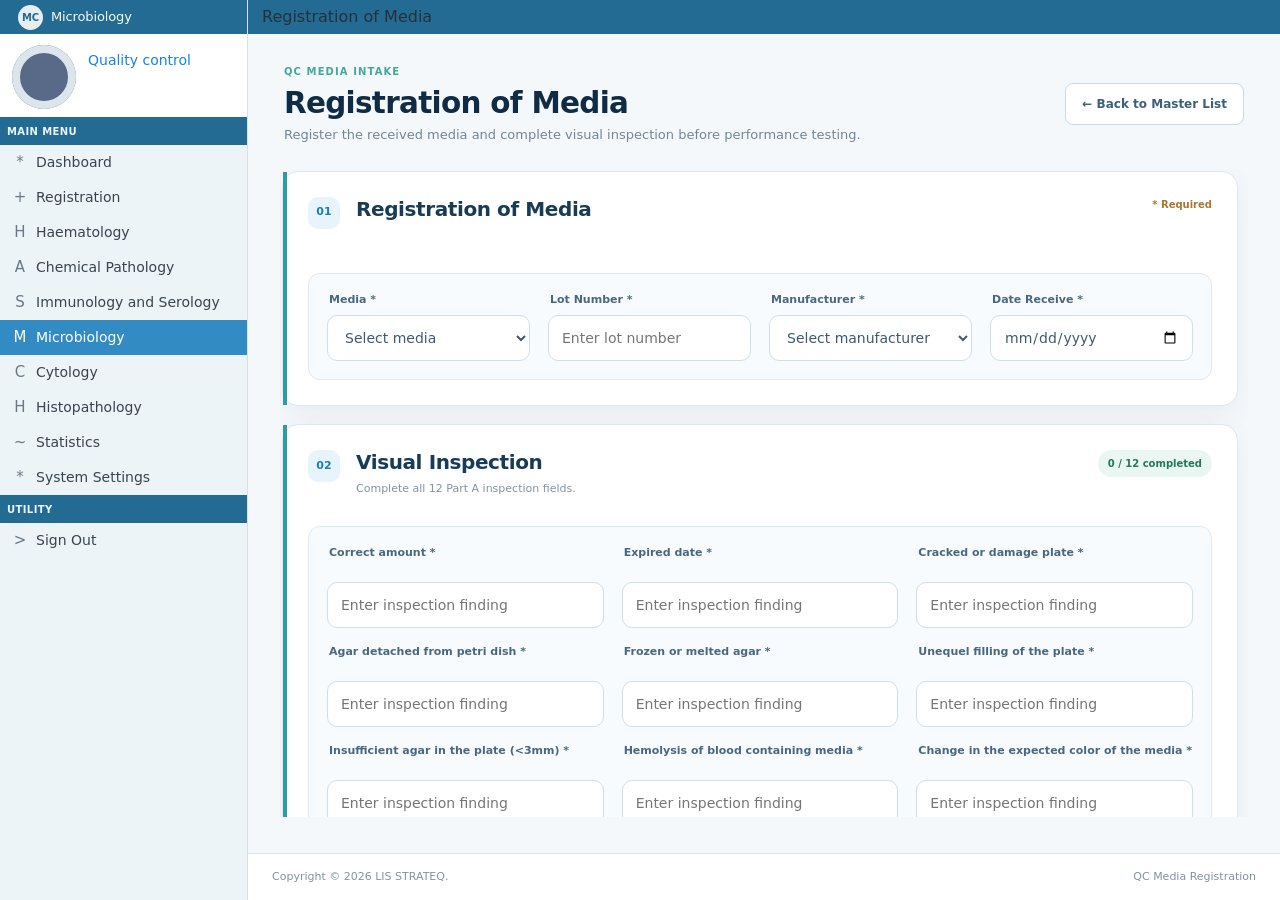
<file: Register_QC_Media.html>
<!doctype html><html lang="en"><head><meta charset="utf-8"><meta name="viewport" content="width=device-width,initial-scale=1"><title>Registration of Media · LIS</title><link rel="stylesheet" href="styles.css"><link rel="stylesheet" href="shell-overrides.css"><link rel="stylesheet" href="QC_Media.css"></head>
<body class="qc-media-screen media-registration-screen"><div class="app-shell"><aside class="sidebar" aria-label="Primary navigation"><div class="brand-lockup"><div class="brand-mark">MC</div><div><div class="brand-title">Microbiology</div><div class="brand-subtitle">Laboratory information system</div></div></div><div class="workspace-picker"><strong>Quality control</strong></div><nav class="sidebar-nav"></nav></aside><main class="main-content"><header class="topbar"><div class="breadcrumbs"><span>Microbiology</span><span class="crumb-separator">/</span><strong id="breadcrumb-current">Registration of Media</strong></div></header><div class="page-container qc-media-page">
<div class="media-heading"><div><span class="eyebrow accent-eyebrow">QC Media intake</span><h1>Registration of Media</h1><p>Register the received media and complete visual inspection before performance testing.</p></div><a class="button button-secondary" href="QC_Media.html">← Back to Master List</a></div>
<form id="media-registration-form">
<section class="card media-form-card"><div class="media-section-heading"><div><span class="module-number">01</span><h2>Registration of Media</h2></div><span class="required-note">* Required</span></div><div class="media-form-grid four">
<label><span>Media *</span><select name="media" required><option value="">Select media</option><option>Blood Agar Plate</option><option>Mueller-Hinton Agar</option><option>MacConkey Agar</option><option>Sabouraud Dextrose Agar</option><option>Chocolate Agar</option><option>CLED Agar</option></select></label>
<label><span>Lot Number *</span><input name="lot" required placeholder="Enter lot number"></label><label><span>Manufacturer *</span><select name="manufacturer" required><option value="">Select manufacturer</option><option>Company A</option><option>Company B</option><option>Company C</option></select></label><label><span>Date Receive *</span><input name="dateReceived" type="date" required></label></div></section>
<section class="card media-form-card"><div class="media-section-heading"><div><span class="module-number">02</span><h2>Visual Inspection</h2><p>Complete all 12 Part A inspection fields.</p></div><span class="inspection-progress" id="inspection-progress">0 / 12 completed</span></div><div class="media-form-grid inspection-fields" id="inspection-items"></div><div class="inspection-notes"><label><span>Observation *</span><select name="inspectionObservation" required><option value="">Select observation</option><option>Satisfactory</option><option>Unsatisfactory</option></select></label><label><span>Comment</span><textarea name="inspectionComment" rows="3" placeholder="Enter comment"></textarea></label></div></section>
<div class="media-form-actions"><span>New registration remains <strong>Pending</strong> until Media Performance Testing is completed.</span><button class="button button-primary" type="submit">Save Registration</button></div></form></div><footer class="media-footer">Copyright © 2026 LIS STRATEQ.<span>QC Media Registration</span></footer></main></div><div class="media-toast" id="media-toast" hidden></div><script src="shell-overrides.js"></script><script src="QC_Media-data.js"></script><script src="Register_QC_Media.js"></script></body></html>
</file>
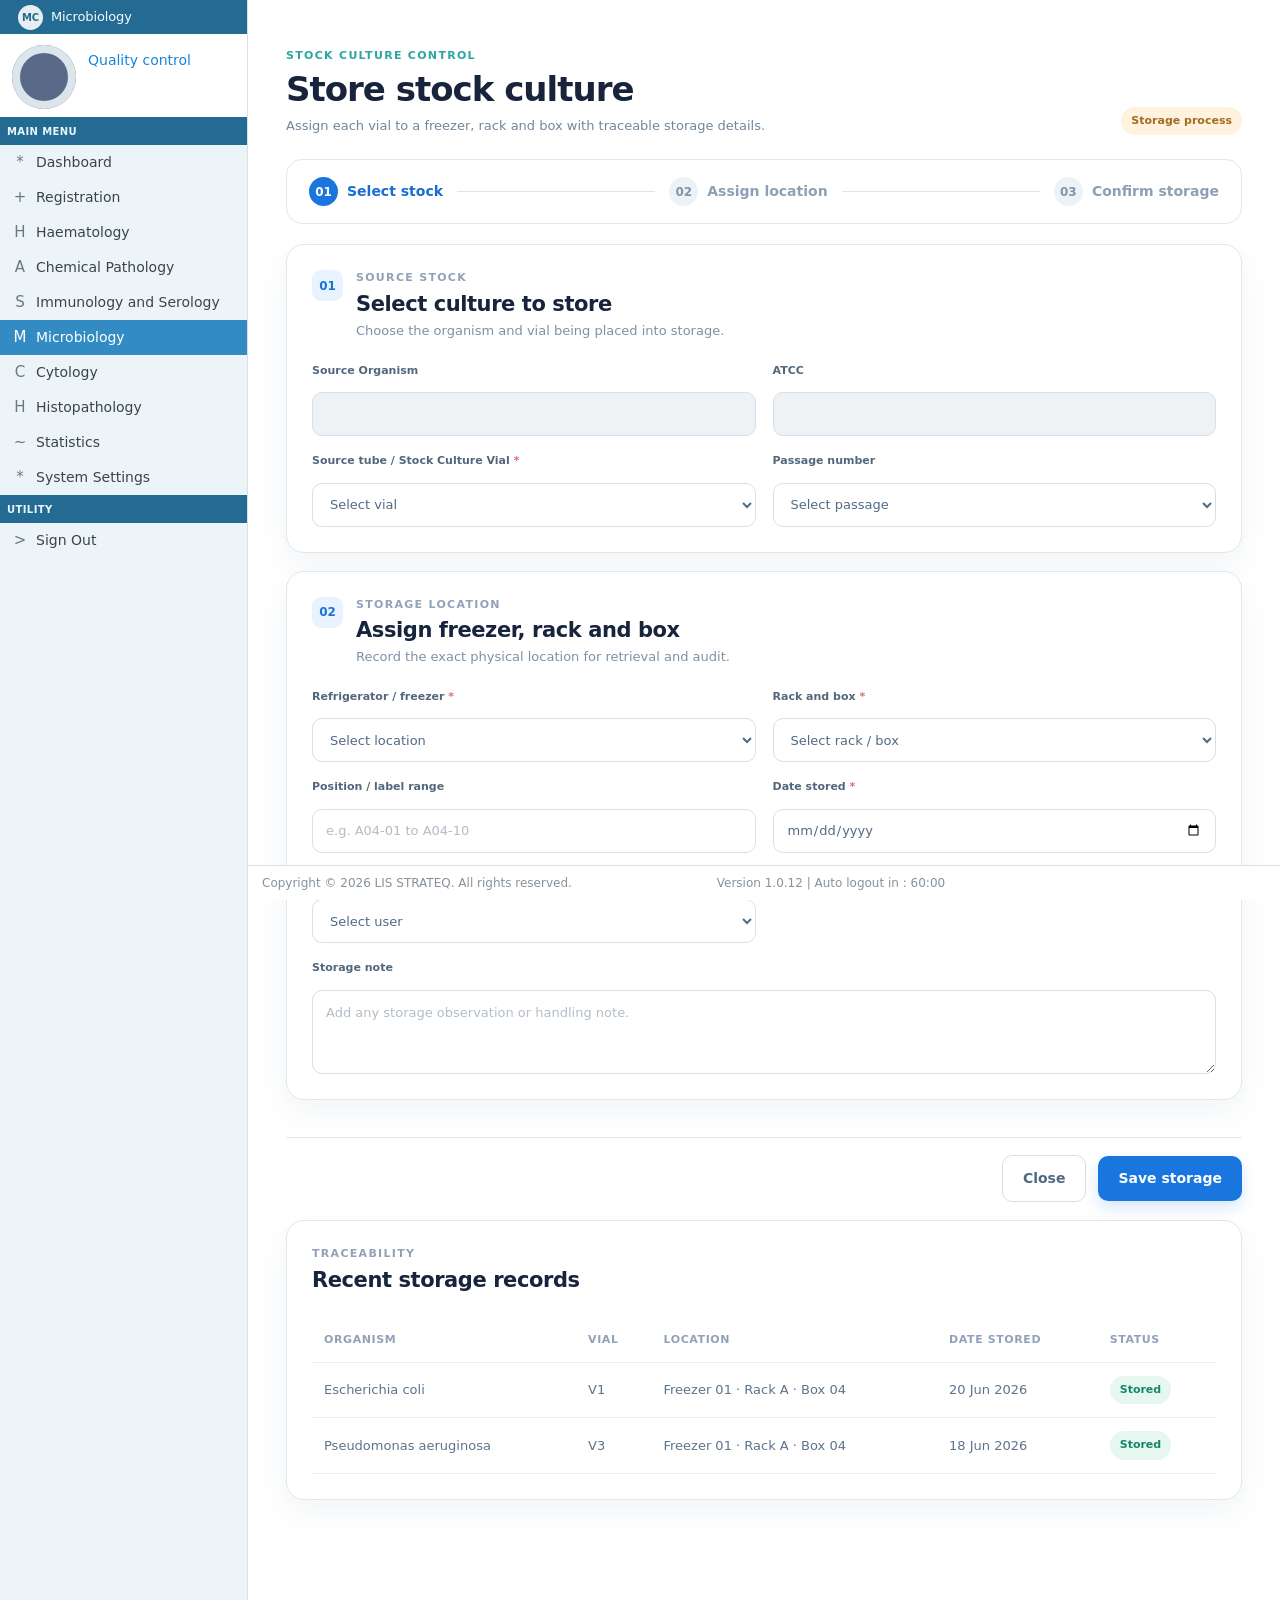
<file: Storage.html>
<!doctype html>
<html lang="en">
<head>
  <meta charset="utf-8" />
  <meta name="viewport" content="width=device-width, initial-scale=1" />
  <title>Storage · Microbiology LIS</title>
  <link rel="stylesheet" href="styles.css" />
  <link rel="stylesheet" href="Storage.css" />
  <link rel="stylesheet" href="shell-overrides.css" />
</head>
<body>
  <div class="app-shell"><aside class="sidebar" aria-label="Primary navigation"><div class="brand-lockup"><div class="brand-mark">MC</div><div><div class="brand-title">Microbiology</div><div class="brand-subtitle">Laboratory information system</div></div></div><div class="workspace-picker"><span class="eyebrow">Current workspace</span><strong>Quality control</strong><span class="workspace-status"><span class="status-dot"></span> Live mockup data</span></div><nav class="sidebar-nav"><span class="nav-label">Module</span><button class="nav-item" type="button" data-view="dashboard">QC organisms</button><button class="nav-item is-active" type="button" data-view="storage">Storage</button></nav><div class="sidebar-footer"><div class="safety-callout"><span class="safety-icon">!</span><div><strong>Traceability first</strong><span>Every movement keeps a storage history.</span></div></div><div class="signed-in"><div class="avatar">SA</div><div><strong>Sarah A.</strong><span>Microbiology scientist</span></div></div></div></aside><main class="main-content"><div class="storage-page">
    <div class="page-container"><main class="storage-main">
      <div class="page-heading"><div><span class="eyebrow accent-eyebrow">Stock culture control</span><h1>Store stock culture</h1><p>Assign each vial to a freezer, rack and box with traceable storage details.</p></div><span class="status-badge status-pending">Storage process</span></div>
      <div class="storage-flow"><div class="flow-item is-active"><b>01</b><span>Select stock</span></div><i></i><div class="flow-item"><b>02</b><span>Assign location</span></div><i></i><div class="flow-item"><b>03</b><span>Confirm storage</span></div></div>
      <form id="storage-form" class="storage-form" novalidate>
        <section class="card storage-card"><div class="section-heading"><div class="section-number">01</div><div><span class="eyebrow">Source stock</span><h2>Select culture to store</h2><p>Choose the organism and vial being placed into storage.</p></div></div><div class="form-grid two-columns"><label class="field"><span>QC organism <em>*</em></span><select name="organism"><option value="">Select organism</option><option>Escherichia coli</option><option>Staphylococcus aureus</option><option>Pseudomonas aeruginosa</option><option>Enterococcus faecalis</option></select></label><label class="field"><span>ATCC</span><select name="atcc"><option value="">Select ATCC</option><option>ATCC 25922</option><option>ATCC 29213</option><option>ATCC 27853</option><option>ATCC 29212</option></select></label><label class="field"><span>Source tube / Stock Culture Vial <em>*</em></span><select name="vial"><option value="">Select vial</option><option>V1</option><option>V2</option><option>V3</option><option>V4</option><option>V5</option><option>V6</option><option>V7</option><option>V8</option><option>V9</option><option>V10</option><option>V11</option><option>V12</option></select></label><label class="field"><span>Passage number</span><select name="passage"><option value="">Select passage</option><option>1</option><option>2</option><option>3</option><option>4</option><option>5</option><option>6</option><option>7</option></select></label></div></section>
        <section class="card storage-card"><div class="section-heading"><div class="section-number">02</div><div><span class="eyebrow">Storage location</span><h2>Assign freezer, rack and box</h2><p>Record the exact physical location for retrieval and audit.</p></div></div><div class="form-grid two-columns"><label class="field"><span>Refrigerator / freezer <em>*</em></span><select name="freezer"><option value="">Select location</option><option>Freezer 01 · −80 °C</option><option>Freezer 02 · −20 °C</option><option>Refrigerator 01 · 2–8 °C</option></select></label><label class="field"><span>Rack and box <em>*</em></span><select name="rack"><option value="">Select rack / box</option><option>Rack A · Box 04</option><option>Rack B · Box 02</option><option>Rack C · Box 07</option><option>Rack D · Box 01</option></select></label><label class="field"><span>Position / label range</span><input name="position" placeholder="e.g. A04-01 to A04-10" /></label><label class="field"><span>Date stored <em>*</em></span><input name="storedDate" type="date" /></label><label class="field"><span>Performed by <em>*</em></span><select name="performedBy"><option value="">Select user</option><option>Sarah A.</option><option>Dr. Amir R.</option><option>Nurul H.</option></select></label><label class="field field-span-2"><span>Storage note</span><textarea name="note" rows="3" placeholder="Add any storage observation or handling note."></textarea></label></div></section>
        <div class="form-actions"><button class="button button-ghost" type="button" id="close-storage">Close</button><button class="button button-primary" type="submit">Save storage</button></div>
      </form>
      <section class="card recent-storage"><div class="section-heading"><div><span class="eyebrow">Traceability</span><h2>Recent storage records</h2></div></div><div class="table-wrap"><table><thead><tr><th>Organism</th><th>Vial</th><th>Location</th><th>Date stored</th><th>Status</th></tr></thead><tbody><tr><td>Escherichia coli</td><td>V1</td><td>Freezer 01 · Rack A · Box 04</td><td>20 Jun 2026</td><td><span class="status-badge status-active">Stored</span></td></tr><tr><td>Pseudomonas aeruginosa</td><td>V3</td><td>Freezer 01 · Rack A · Box 04</td><td>18 Jun 2026</td><td><span class="status-badge status-active">Stored</span></td></tr></tbody></table></div></section>
    </main></div>
  </div></div></main></div>
  <div class="toast" id="storage-toast" role="status"></div>
  <script src="shell-overrides.js"></script><script src="Storage.js"></script>
</body>
</html>
</file>
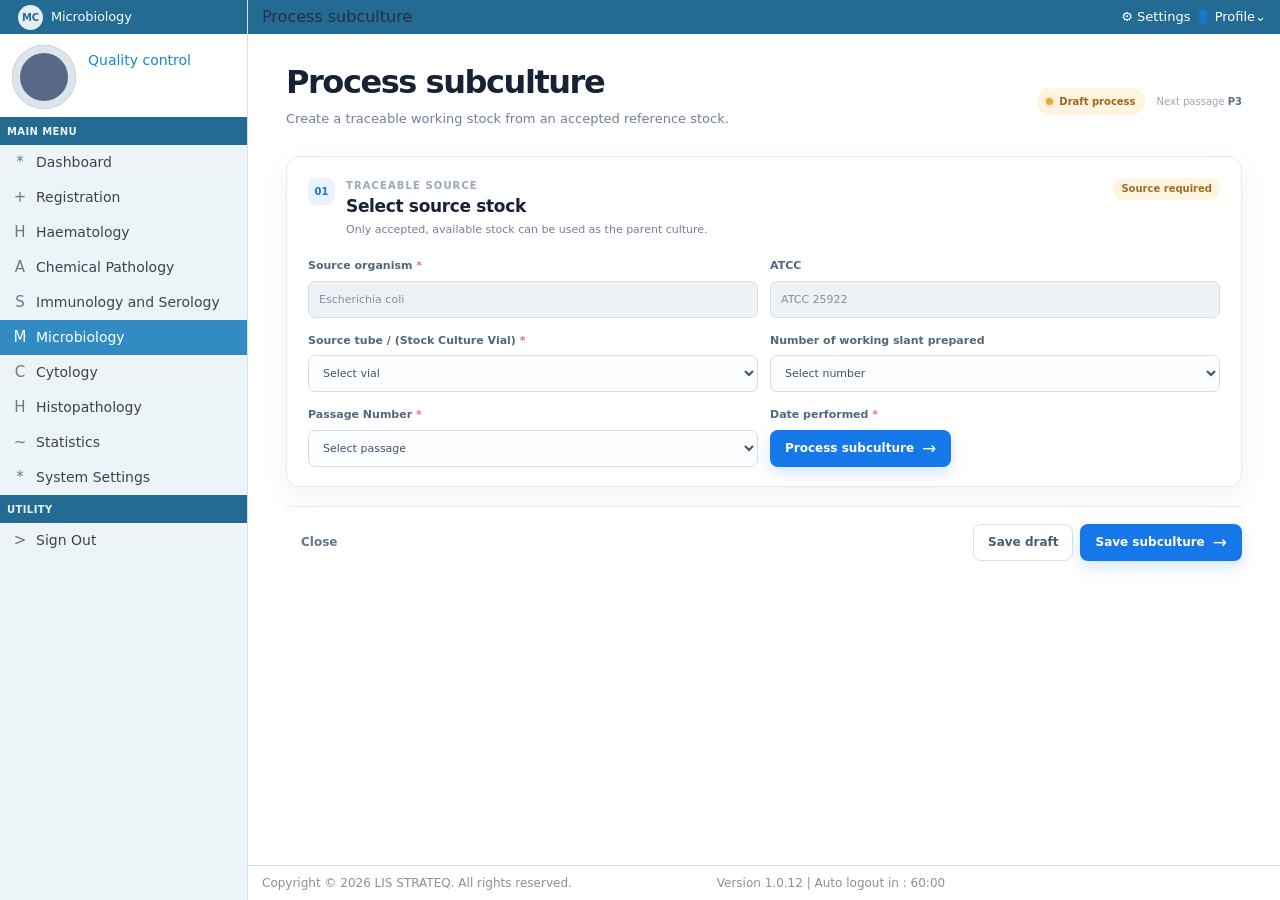
<file: Subculture.html>
<!doctype html>
<html lang="en">
<head>
  <meta charset="utf-8" />
  <meta name="viewport" content="width=device-width, initial-scale=1" />
  <meta name="description" content="Static stock culture workflow mockup for a microbiology LIS." />
  <title>Stock Culture · Microbiology LIS</title>
  <link rel="stylesheet" href="Subculture.css" />
  <link rel="stylesheet" href="shell-overrides.css" />
</head>
<body>
  <div class="app-shell">
    <aside class="sidebar" aria-label="Primary navigation">
      <div class="brand-lockup">
        <div class="brand-mark" aria-hidden="true">MC</div>
        <div>
          <div class="brand-title">Microbiology</div>
          <div class="brand-subtitle">Laboratory information system</div>
        </div>
      </div>

      <div class="workspace-picker">
        <span class="eyebrow">Current workspace</span>
        <strong>Quality control</strong>
        <span class="workspace-status"><span class="status-dot"></span> Live mockup data</span>
      </div>

      <nav class="sidebar-nav">
        <span class="nav-label">Module</span>
        <button class="nav-item is-active" type="button" data-view="dashboard">
          <span class="nav-icon" aria-hidden="true">▦</span>
          <span>QC organisms</span>
          <span class="nav-count">12</span>
        </button>
        <button class="nav-item" type="button" data-view="storage">
          <span class="nav-icon" aria-hidden="true">▣</span>
          <span>Storage map</span>
        </button>
        <button class="nav-item" type="button" data-view="passages">
          <span class="nav-icon" aria-hidden="true">↗</span>
          <span>Passage log</span>
        </button>
        <button class="nav-item" type="button" data-view="subculture">
          <span class="nav-icon" aria-hidden="true">＋</span>
          <span>Subculture</span>
        </button>
        <button class="nav-item" type="button" data-view="usage">
          <span class="nav-icon" aria-hidden="true">⇄</span>
          <span>Usage &amp; disposal</span>
        </button>
      </nav>

      <div class="sidebar-footer">
        <div class="safety-callout">
          <span class="safety-icon" aria-hidden="true">!</span>
          <div>
            <strong>Traceability first</strong>
            <span>Every movement keeps a passage and storage history.</span>
          </div>
        </div>
        <div class="signed-in">
          <div class="avatar">SA</div>
          <div>
            <strong>Sarah A.</strong>
            <span>Microbiology scientist</span>
          </div>
          <button class="icon-button" type="button" aria-label="Account menu">•••</button>
        </div>
      </div>
    </aside>

    <main class="main-content">
      <header class="topbar">
        <div class="breadcrumbs"><span>Microbiology</span><span class="crumb-separator">/</span><strong id="breadcrumb-current">QC organisms</strong></div>
        <div class="topbar-actions">
          <span class="environment-pill"><span class="status-dot"></span> Local mockup</span>
          <button class="icon-button" type="button" aria-label="Help">?</button>
          <button class="notification-button" type="button" aria-label="Notifications"><span>♢</span><i></i></button>
        </div>
      </header>

      <div class="page-container">
        <section class="view is-visible" id="view-dashboard" data-view-panel="dashboard">
          <div class="page-heading">
            <div>
              <span class="eyebrow accent-eyebrow">Stock culture control</span>
              <h1>QC organisms</h1>
              <p>Receive, verify, store and maintain reference organisms with complete traceability.</p>
            </div>
            <button class="button button-primary" type="button" data-view="register"><span class="button-symbol">＋</span> Add new QC organism</button>
          </div>

          <div class="metric-grid" aria-label="QC organism summary">
            <article class="metric-card">
              <div class="metric-top"><span class="metric-label">Active cultures</span><span class="metric-icon metric-icon-blue">●</span></div>
              <strong class="metric-value">12</strong>
              <span class="metric-note"><span class="trend-up">↗ 2</span> this quarter</span>
            </article>
            <article class="metric-card">
              <div class="metric-top"><span class="metric-label">Awaiting acceptance</span><span class="metric-icon metric-icon-amber">!</span></div>
              <strong class="metric-value">2</strong>
              <span class="metric-note">Both received this week</span>
            </article>
            <article class="metric-card">
              <div class="metric-top"><span class="metric-label">Review due</span><span class="metric-icon metric-icon-purple">◷</span></div>
              <strong class="metric-value">3</strong>
              <span class="metric-note">Within the next 30 days</span>
            </article>
            <article class="metric-card">
              <div class="metric-top"><span class="metric-label">Storage alerts</span><span class="metric-icon metric-icon-red">⌁</span></div>
              <strong class="metric-value">1</strong>
              <span class="metric-note">Freezer 02 needs review</span>
            </article>
          </div>

          <div class="card workflow-card">
            <div class="card-heading compact-heading">
              <div>
                <span class="eyebrow">Suggested operating flow</span>
                <h2>From receipt to controlled use</h2>
              </div>
              <button class="text-button" type="button" data-view="register">Open registration <span>→</span></button>
            </div>
            <div class="flow-track">
              <div class="flow-step is-complete"><span class="flow-index">01</span><div><strong>Receive</strong><span>Check shipment &amp; certificate</span></div></div>
              <span class="flow-line is-complete"></span>
              <div class="flow-step is-current"><span class="flow-index">02</span><div><strong>Accept</strong><span>Identity, purity &amp; result</span></div></div>
              <span class="flow-line"></span>
              <div class="flow-step"><span class="flow-index">03</span><div><strong>Store</strong><span>Assign freezer, rack &amp; box</span></div></div>
              <span class="flow-line"></span>
              <div class="flow-step"><span class="flow-index">04</span><div><strong>Maintain</strong><span>Passage, use &amp; disposal</span></div></div>
            </div>
          </div>

          <section class="card table-card">
            <div class="table-card-heading">
              <div>
                <div class="heading-with-count"><h2>QC organism register</h2><span class="count-badge">12 records</span></div>
                <p>Use the action menu to open the related page for each organism.</p>
              </div>
              <div class="heading-actions">
                <button class="button button-secondary" type="button" id="export-button"><span class="button-symbol">↓</span> Export view</button>
                <button class="button button-ghost" type="button" id="clear-filters">Clear filters</button>
              </div>
            </div>

            <div class="filter-bar">
              <label class="search-field"><span class="search-icon" aria-hidden="true">⌕</span><input id="global-search" type="search" placeholder="Search organism, code or batch" autocomplete="off" /></label>
              <label class="filter-field"><span>Status</span><select id="status-filter"><option value="all">All status</option><option value="Active">Active</option><option value="Pending acceptance">Pending acceptance</option><option value="Review due">Review due</option></select></label>
              <label class="filter-field"><span>Storage</span><select id="storage-filter"><option value="all">All locations</option><option value="Freezer 01">Freezer 01</option><option value="Freezer 02">Freezer 02</option><option value="Refrigerator 01">Refrigerator 01</option></select></label>
              <button class="filter-button" type="button" id="apply-filters">Filter <span>⌄</span></button>
            </div>

            <div class="table-wrap">
              <table class="data-table" id="organism-table">
                <thead>
                  <tr>
                    <th>Action</th><th>Organism ID</th><th>Organism name</th><th>Code</th><th>Batch</th><th>Manufacturer</th><th>Registered date</th><th>Purchase date</th><th>Received date</th><th>Storage</th><th>Rack / box</th><th>Status</th>
                  </tr>
                </thead>
                <tbody id="organism-rows"></tbody>
              </table>
              <div class="empty-state is-hidden" id="empty-state"><span class="empty-icon">⌕</span><strong>No organisms match the current filters.</strong><span>Try a different search term or clear the filters.</span></div>
            </div>
            <div class="table-footer"><span id="result-summary">Showing 4 of 12 records</span><div class="pagination"><button class="page-button is-active" type="button">1</button><button class="page-button" type="button">2</button><button class="page-button" type="button">3</button><span>…</span><button class="page-button" type="button">→</button></div></div>
          </section>
        </section>

        <section class="view" id="view-register" data-view-panel="register">
          <div class="page-heading register-heading">
            <div><button class="back-link" type="button" data-view="dashboard">← Back to QC organisms</button><span class="eyebrow accent-eyebrow">Controlled intake</span><h1>Register QC organism</h1><p>Complete the four checkpoints before the organism is released to storage.</p></div>
            <div class="heading-status"><span class="draft-pill"><span class="status-dot status-dot-amber"></span> Draft record</span><span class="record-reference">Next ID <strong>QC-2026-013</strong></span></div>
          </div>

          <div class="stepper" aria-label="Registration progress"><div class="stepper-item is-active"><span>1</span><strong>Identification</strong></div><div class="stepper-line"></div><div class="stepper-item"><span>2</span><strong>Acceptance</strong></div><div class="stepper-line"></div><div class="stepper-item"><span>3</span><strong>Inspection</strong></div><div class="stepper-line"></div><div class="stepper-item"><span>4</span><strong>Storage</strong></div></div>

          <form id="register-form" novalidate>
            <div class="form-grid form-grid-top">
              <section class="card form-section" data-step="1">
                <div class="section-heading"><div class="section-number">01</div><div><span class="eyebrow">Source &amp; identity</span><h2>Organism identification</h2><p>Capture the traceable identity exactly as shown on the certificate.</p></div><span class="required-note">* Required</span></div>
                <div class="form-fields three-columns">
                  <label class="field"><span>Organism ID <em>*</em></span><input name="organismId" value="QC-2026-013" readonly /></label>
                  <label class="field"><span>QC organism <em>*</em></span><select name="organism"><option value="">Select organism</option><option>Escherichia coli ATCC 25922</option><option>Staphylococcus aureus ATCC 29213</option><option>Enterococcus faecalis ATCC 29212</option><option>Pseudomonas aeruginosa ATCC 27853</option></select></label>
                  <label class="field"><span>Passage number <em>*</em></span><select name="passage"><option value="">Select passage</option><option>0 · Original reference</option><option>1 · Reference stock</option><option>2 · Working stock</option><option>3 · Working stock</option></select></label>
                  <label class="field"><span>Code <em>*</em></span><input name="code" placeholder="e.g. EC-25922" /></label>
                  <label class="field"><span>Batch / lot <em>*</em></span><input name="batch" placeholder="e.g. 25922-2026-A" /></label>
                  <label class="field"><span>Manufacturer / source <em>*</em></span><input name="manufacturer" placeholder="e.g. ATCC" /></label>
                  <label class="field"><span>Purchase date <em>*</em></span><input name="purchaseDate" type="date" /></label>
                  <label class="field"><span>Received date <em>*</em></span><input name="receivedDate" type="date" /></label>
                  <label class="field"><span>Expiry / review date</span><input name="expiryDate" type="date" /></label>
                </div>
              </section>

              <section class="card form-section" data-step="2">
                <div class="section-heading"><div class="section-number">02</div><div><span class="eyebrow">Identity confirmation</span><h2>Acceptance testing</h2><p>Record the test method and acceptance decision.</p></div><span class="result-pill result-pill-pending">Pending</span></div>
                <div class="form-fields two-columns">
                  <label class="field"><span>Plate / media <em>*</em></span><select name="plate"><option value="">Select media</option><option>Blood agar plate</option><option>Mueller-Hinton agar</option><option>MacConkey agar</option><option>Sabouraud dextrose agar</option></select></label>
                  <label class="field"><span>Lot number <em>*</em></span><input name="plateLot" placeholder="e.g. MHA-26-041" /></label>
                  <label class="field"><span>Organism name observed</span><select name="observedOrganism"><option value="">Select result</option><option>Matches certificate</option><option>Does not match certificate</option><option>Not performed</option></select></label>
                  <label class="field"><span>Method identification <em>*</em></span><select name="method"><option value="">Select method</option><option>Biochemical identification</option><option>MALDI-TOF</option><option>Microscopy &amp; staining</option><option>Reference certificate only</option></select></label>
                  <label class="field"><span>Bio number</span><input name="bioNumber" placeholder="e.g. BIO-8841" /></label>
                  <label class="field"><span>Confidence level</span><input name="confidence" placeholder="e.g. 99.9%" /></label>
                  <label class="field field-span-2"><span>Acceptance result <em>*</em></span><select name="acceptanceResult"><option value="">Select result</option><option>Pass — accepted for stock preparation</option><option>Conditional — review required</option><option>Fail — quarantine</option></select></label>
                </div>
                <div class="callout callout-info"><span class="callout-icon">i</span><span>Keep the organism in <strong>quarantine</strong> until purity and identification checks are recorded.</span></div>
              </section>
            </div>

            <div class="form-grid form-grid-bottom">
              <section class="card form-section" data-step="3">
                <div class="section-heading"><div class="section-number">03</div><div><span class="eyebrow">Receipt condition</span><h2>Inspection checklist</h2><p>Document the package, quantity and any deviation found on receipt.</p></div></div>
                <div class="form-fields two-columns">
                  <label class="field"><span>Ordered amount <em>*</em></span><input name="orderedAmount" type="number" min="1" placeholder="e.g. 10" /></label>
                  <label class="field"><span>Number of tubes / loops per batch <em>*</em></span><input name="tubeCount" type="number" min="1" placeholder="e.g. 10" /></label>
                  <label class="field"><span>Condition of package / tube <em>*</em></span><select name="condition"><option value="">Select condition</option><option>Intact — no deviation</option><option>Minor packaging damage</option><option>Temperature excursion</option><option>Leak / contamination suspected</option></select></label>
                  <label class="field"><span>Cold-chain reading</span><input name="coldChain" placeholder="e.g. 4.2 °C on receipt" /></label>
                  <label class="field field-span-2"><span>Inspection comment</span><textarea name="comment" rows="4" placeholder="Describe any receipt observation, deviation or corrective action."></textarea></label>
                </div>
                <label class="upload-zone" for="certificate-file"><span class="upload-glyph">↑</span><span><strong>Upload birth / authenticity certificate</strong><small>PDF only · max 10 MB · click to attach a mock file</small></span><span class="upload-action">Choose file</span><input id="certificate-file" name="certificate" type="file" accept="application/pdf" /></label>
                <div class="file-chip is-hidden" id="selected-file"><span>PDF</span><strong></strong><button type="button" aria-label="Remove file" id="remove-file">×</button></div>
              </section>

              <section class="card form-section" data-step="4">
                <div class="section-heading"><div class="section-number">04</div><div><span class="eyebrow">Release to storage</span><h2>Storage &amp; governance</h2><p>Assign a precise location and reviewers for the stock culture.</p></div></div>
                <div class="form-fields two-columns">
                  <label class="field"><span>Refrigerator / freezer <em>*</em></span><select name="storage"><option value="">Select location</option><option>Freezer 01 · −80 °C</option><option>Freezer 02 · −20 °C</option><option>Refrigerator 01 · 2–8 °C</option></select></label>
                  <label class="field"><span>Rack and box <em>*</em></span><select name="rack"><option value="">Select rack / box</option><option>Rack A · Box 04</option><option>Rack B · Box 02</option><option>Rack C · Box 07</option><option>Rack D · Box 01</option></select></label>
                  <label class="field"><span>Date performed <em>*</em></span><input name="performedDate" type="date" /></label>
                  <label class="field"><span>Performed by <em>*</em></span><select name="performedBy"><option value="">Select user</option><option>Sarah A.</option><option>Dr. Amir R.</option><option>Nurul H.</option></select></label>
                  <label class="field"><span>Reviewed by</span><select name="reviewedBy"><option value="">Select reviewer</option><option>Dr. Amir R.</option><option>Dr. Mei L.</option><option>Sarah A.</option></select></label>
                  <label class="field"><span>Endorsed by</span><select name="endorsedBy"><option value="">Select endorser</option><option>Dr. Mei L.</option><option>Laboratory manager</option></select></label>
                </div>
                <div class="release-check"><label class="checkbox-row"><input type="checkbox" name="releaseToStorage" /><span></span><strong>Release to storage after acceptance</strong></label><small>Leave unchecked to save as a quarantine draft.</small></div>
              </section>
            </div>

            <div class="form-actions"><button class="button button-ghost" type="button" data-view="dashboard">Close</button><div><button class="button button-secondary" type="button" id="save-draft">Save draft</button><button class="button button-primary" type="submit">Register QC organism <span class="button-symbol">→</span></button></div></div>
          </form>
        </section>

        <section class="view" id="view-detail" data-view-panel="detail">
          <div class="page-heading detail-heading"><div><button class="back-link" type="button" data-view="dashboard">← Back to QC organisms</button><span class="eyebrow accent-eyebrow">Organism record</span><h1 id="detail-title">Escherichia coli ATCC 25922</h1><p id="detail-subtitle">QC-2026-004 · Reference stock · Last updated 18 Jun 2026</p></div><div class="detail-actions"><span class="status-badge status-active" id="detail-status">Active</span><div class="action-menu"><button class="button button-primary" type="button" data-action-toggle>Action <span class="button-symbol">⌄</span></button><div class="action-menu-list" data-action-menu><button type="button" data-view="acceptance">Open acceptance testing</button><button type="button" data-view="storage">View storage location</button><button type="button" data-view="passages">View passage log</button><button type="button" data-view="usage">Record usage / disposal</button></div></div></div></div>
          <div class="detail-layout"><section class="detail-main"><div class="card detail-summary"><div class="detail-summary-top"><div class="organism-avatar">EC</div><div><span class="eyebrow">Reference organism</span><h2 id="detail-card-title">Escherichia coli ATCC 25922</h2><span class="detail-code" id="detail-code">EC-25922 · Batch 25922-2026-01</span></div><button class="button button-secondary" type="button" data-view="register">Edit record</button></div><div class="detail-stats"><div><span>Passage</span><strong id="detail-passage">P1</strong></div><div><span>Available tubes</span><strong id="detail-tubes">8 / 10</strong></div><div><span>Storage</span><strong id="detail-storage">−80 °C</strong></div><div><span>Review due</span><strong id="detail-review">30 Jun 2027</strong></div></div></div><div class="card detail-tabs-card"><div class="detail-tabs"><button class="detail-tab is-active" type="button" data-detail-tab="overview">Overview</button><button class="detail-tab" type="button" data-detail-tab="acceptance">Acceptance</button><button class="detail-tab" type="button" data-detail-tab="activity">Activity</button></div><div class="detail-tab-panel is-visible" data-detail-panel="overview"><div class="detail-grid"><div><span class="detail-label">Manufacturer</span><strong id="detail-manufacturer">ATCC</strong></div><div><span class="detail-label">Purchase date</span><strong id="detail-purchase">18 Jun 2026</strong></div><div><span class="detail-label">Received date</span><strong id="detail-received">20 Jun 2026</strong></div><div><span class="detail-label">Source certificate</span><strong>ATCC-COA-25922.pdf <span class="text-link">View</span></strong></div></div><div class="subsection-heading"><h3>Chain of custody</h3><span>All events are mockup examples</span></div><div class="timeline"><div class="timeline-item"><span class="timeline-dot timeline-dot-green"></span><div><strong>Released to Freezer 01</strong><span>Rack A · Box 04 · 20 Jun 2026 by Sarah A.</span></div><time>20 Jun</time></div><div class="timeline-item"><span class="timeline-dot timeline-dot-blue"></span><div><strong>Acceptance passed</strong><span>Purity and identification confirmed · MALDI-TOF</span></div><time>20 Jun</time></div><div class="timeline-item"><span class="timeline-dot timeline-dot-purple"></span><div><strong>Received in microbiology</strong><span>10 cryovials received in intact cold chain</span></div><time>20 Jun</time></div></div></div><div class="detail-tab-panel" data-detail-panel="acceptance"><div class="acceptance-banner"><span class="acceptance-check">✓</span><div><strong>Accepted for QC use</strong><span>All required identity and purity checks are complete.</span></div><span class="status-badge status-active">Pass</span></div><div class="detail-grid"><div><span class="detail-label">Plate / media</span><strong>Blood agar plate</strong></div><div><span class="detail-label">Media lot</span><strong>MHA-26-041</strong></div><div><span class="detail-label">Method</span><strong>MALDI-TOF</strong></div><div><span class="detail-label">Confidence</span><strong>99.9%</strong></div></div></div><div class="detail-tab-panel" data-detail-panel="activity"><div class="activity-list"><div class="activity-row"><span class="activity-icon">↗</span><div><strong>Working stock prepared</strong><span>Passage 2 · 10 tubes · by Sarah A.</span></div><time>01 Jul 2026</time></div><div class="activity-row"><span class="activity-icon">−</span><div><strong>Tube withdrawn for AST QC</strong><span>Tube 03 · purpose: weekly AST panel</span></div><time>08 Jul 2026</time></div><div class="activity-row"><span class="activity-icon">✓</span><div><strong>Record reviewed</strong><span>Reviewed by Dr. Amir R.</span></div><time>30 Jun 2026</time></div></div></div></div></div></section><aside class="detail-aside"><div class="card side-card"><div class="side-card-heading"><h3>Quick actions</h3><span class="eyebrow">Next step</span></div><button class="quick-action" type="button" data-view="passages"><span class="quick-action-icon">↗</span><span><strong>Record passage</strong><small>Create a new working stock</small></span><span>→</span></button><button class="quick-action" type="button" data-view="usage"><span class="quick-action-icon">⇄</span><span><strong>Withdraw a tube</strong><small>Log controlled usage</small></span><span>→</span></button><button class="quick-action" type="button" data-view="storage"><span class="quick-action-icon">▣</span><span><strong>Move storage</strong><small>Update rack or box</small></span><span>→</span></button></div><div class="card side-card"><div class="side-card-heading"><h3>Storage note</h3><span class="status-badge status-active">In range</span></div><div class="temperature-row"><span>Freezer 01</span><strong>−80.4 °C</strong></div><div class="temperature-bar"><span></span></div><small class="muted-copy">Last checked today at 08:10. Alert threshold: −70 °C.</small></div></aside></div>
        </section>

        <section class="view" id="view-acceptance" data-view-panel="acceptance">
          <div class="page-heading"><div><button class="back-link" type="button" data-view="dashboard">← Back to QC organisms</button><span class="eyebrow accent-eyebrow">Checkpoint 02</span><h1>Acceptance testing</h1><p>Verify identity, purity and suitability before release to storage.</p></div><span class="status-badge status-pending">2 pending</span></div>
          <div class="card acceptance-queue"><div class="table-card-heading"><div><h2>Acceptance queue</h2><p>Each record stays quarantined until the result is captured.</p></div><button class="button button-secondary" type="button" data-view="register">Register new intake</button></div><div class="queue-grid"><article class="queue-item"><div class="queue-item-top"><span class="status-badge status-pending">Pending test</span><span class="queue-date">Received 25 Jul 2026</span></div><h3>Staphylococcus aureus ATCC 29213</h3><p>QC-2026-011 · Batch 29213-2026-B · 10 tubes</p><div class="queue-meta"><span><strong>Plate</strong> Blood agar</span><span><strong>Method</strong> MALDI-TOF</span></div><button class="button button-primary button-small" type="button" data-view="register">Open checklist →</button></article><article class="queue-item"><div class="queue-item-top"><span class="status-badge status-review">Review required</span><span class="queue-date">Received 23 Jul 2026</span></div><h3>Enterococcus faecalis ATCC 29212</h3><p>QC-2026-010 · Batch 29212-2026-A · 5 tubes</p><div class="queue-meta"><span><strong>Plate</strong> MHA plate</span><span><strong>Method</strong> Biochemical</span></div><button class="button button-primary button-small" type="button" data-view="register">Review result →</button></article></div></div>
          <div class="card acceptance-guidance"><div class="guidance-icon">i</div><div><h2>Acceptance gate</h2><p>Document the received condition, purity observation, identification method and final result. A failed or conditional result should remain in quarantine and create a deviation record.</p></div><button class="text-button" type="button" data-view="usage">View audit history →</button></div>
        </section>

        <section class="view" id="view-storage" data-view-panel="storage">
          <div class="page-heading"><div><button class="back-link" type="button" data-view="dashboard">← Back to QC organisms</button><span class="eyebrow accent-eyebrow">Checkpoint 03</span><h1>Storage map</h1><p>Know exactly where each tube is held, and when the location was last verified.</p></div><button class="button button-primary" type="button" id="log-temperature">＋ Log temperature</button></div>
          <div class="storage-summary"><div class="storage-summary-card"><span class="storage-card-icon">❄</span><div><span>Freezer 01 · −80 °C</span><strong>8 organisms</strong></div><span class="status-badge status-active">In range</span></div><div class="storage-summary-card"><span class="storage-card-icon">❄</span><div><span>Freezer 02 · −20 °C</span><strong>3 organisms</strong></div><span class="status-badge status-review">Review</span></div><div class="storage-summary-card"><span class="storage-card-icon">▣</span><div><span>Refrigerator 01 · 2–8 °C</span><strong>1 organism</strong></div><span class="status-badge status-active">In range</span></div></div>
          <div class="storage-layout"><section class="card freezer-map"><div class="table-card-heading"><div><h2>Freezer 01 <span class="muted-heading">· −80 °C</span></h2><p>Click a box to see the organisms assigned to it.</p></div><span class="storage-last-check">Last check today · 08:10</span></div><div class="rack-tabs"><button class="rack-tab is-active" type="button">Rack A</button><button class="rack-tab" type="button">Rack B</button><button class="rack-tab" type="button">Rack C</button></div><div class="box-grid"><button class="storage-box is-selected" type="button"><span class="box-label">Box 04</span><strong>3 / 10</strong><small>QC-2026-004</small></button><button class="storage-box" type="button"><span class="box-label">Box 05</span><strong>6 / 10</strong><small>Available</small></button><button class="storage-box" type="button"><span class="box-label">Box 06</span><strong>10 / 10</strong><small>Full</small></button><button class="storage-box" type="button"><span class="box-label">Box 07</span><strong>2 / 10</strong><small>QC-2026-008</small></button><button class="storage-box" type="button"><span class="box-label">Box 08</span><strong>0 / 10</strong><small>Available</small></button><button class="storage-box" type="button"><span class="box-label">Box 09</span><strong>7 / 10</strong><small>QC-2026-009</small></button></div></section><aside class="card storage-detail"><span class="eyebrow">Selected location</span><h2>Rack A · Box 04</h2><p>3 active organisms assigned to this box.</p><div class="storage-organism"><div class="organism-avatar small-avatar">EC</div><div><strong>Escherichia coli ATCC 25922</strong><span>8 tubes remaining · QC-2026-004</span></div></div><div class="storage-organism"><div class="organism-avatar small-avatar purple-avatar">PA</div><div><strong>Pseudomonas aeruginosa ATCC 27853</strong><span>6 tubes remaining · QC-2026-008</span></div></div><div class="storage-organism"><div class="organism-avatar small-avatar amber-avatar">EF</div><div><strong>Enterococcus faecalis ATCC 29212</strong><span>5 tubes remaining · QC-2026-010</span></div></div><button class="button button-secondary full-width" type="button" data-view="detail">View selected record</button></aside></div>
        </section>

        <section class="view" id="view-passages" data-view-panel="passages">
          <div class="page-heading"><div><button class="back-link" type="button" data-view="dashboard">← Back to QC organisms</button><span class="eyebrow accent-eyebrow">Checkpoint 04</span><h1>Passage log</h1><p>Limit subcultures and keep the stock-to-working-culture chain visible.</p></div><button class="button button-primary" type="button" id="add-passage">＋ Record passage</button></div>
          <div class="card passage-card"><div class="table-card-heading"><div><h2>Recent passage activity</h2><p>Working cultures should be prepared from a traceable reference stock.</p></div><span class="status-badge status-active">12 active stocks</span></div><div class="table-wrap"><table class="data-table passage-table"><thead><tr><th>Date</th><th>Organism</th><th>From</th><th>To</th><th>Quantity</th><th>Performed by</th><th>Result</th></tr></thead><tbody><tr><td>01 Jul 2026</td><td><strong>Escherichia coli ATCC 25922</strong><small>QC-2026-004</small></td><td>P1 · Reference stock</td><td>P2 · Working stock</td><td>10 tubes</td><td>Sarah A.</td><td><span class="status-badge status-active">Passed</span></td></tr><tr><td>25 Jun 2026</td><td><strong>Staphylococcus aureus ATCC 29213</strong><small>QC-2026-006</small></td><td>P0 · Original reference</td><td>P1 · Reference stock</td><td>10 tubes</td><td>Nurul H.</td><td><span class="status-badge status-active">Passed</span></td></tr><tr><td>18 Jun 2026</td><td><strong>Pseudomonas aeruginosa ATCC 27853</strong><small>QC-2026-008</small></td><td>P1 · Reference stock</td><td>P2 · Working stock</td><td>10 tubes</td><td>Sarah A.</td><td><span class="status-badge status-review">Review</span></td></tr></tbody></table></div></div><div class="card passage-guidance"><div class="guidance-icon">↗</div><div><h2>Passage guardrail</h2><p>Record the source passage, new passage, tube count and purity result. If a frozen stock has been thawed, flag it as consumed rather than refreezing it.</p></div><span class="source-note">Reference: local SOP to be confirmed</span></div>
        </section>

        <section class="view" id="view-usage" data-view-panel="usage">
          <div class="page-heading"><div><button class="back-link" type="button" data-view="dashboard">← Back to QC organisms</button><span class="eyebrow accent-eyebrow">Controlled movement</span><h1>Usage &amp; disposal</h1><p>Log every withdrawal, return, consumed tube and final decontamination.</p></div><button class="button button-primary" type="button" id="record-usage">＋ Record movement</button></div>
          <div class="usage-grid"><section class="card movement-form"><div class="section-heading"><div class="section-number">01</div><div><span class="eyebrow">Quick movement entry</span><h2>Withdraw a tube</h2><p>Use this form for a controlled QC run or disposal.</p></div></div><div class="form-fields two-columns"><label class="field field-span-2"><span>Organism <em>*</em></span><select id="usage-organism"><option>Escherichia coli ATCC 25922 · QC-2026-004</option><option>Staphylococcus aureus ATCC 29213 · QC-2026-006</option><option>Pseudomonas aeruginosa ATCC 27853 · QC-2026-008</option></select></label><label class="field"><span>Movement type <em>*</em></span><select id="usage-type"><option>Withdraw for QC testing</option><option>Prepare working stock</option><option>Return unused tube</option><option>Dispose / decontaminate</option></select></label><label class="field"><span>Tube / loop ID</span><input id="usage-tube" placeholder="e.g. T03" /></label><label class="field field-span-2"><span>Purpose / comment</span><textarea id="usage-comment" rows="3" placeholder="e.g. Weekly AST QC run"></textarea></label></div><div class="form-actions inline-form-actions"><button class="button button-ghost" type="button" id="reset-usage">Clear</button><button class="button button-primary" type="button" id="save-usage">Save movement</button></div></section><section class="card usage-history"><div class="table-card-heading"><div><h2>Recent movements</h2><p>Audit-ready history for the selected stock.</p></div><span class="count-badge">This month · 7</span></div><div class="movement-list"><div class="movement-row"><span class="movement-icon movement-withdraw">−</span><div><strong>Tube T03 withdrawn</strong><span>Escherichia coli ATCC 25922 · Weekly AST QC run</span></div><time>08 Jul 2026<br><small>Sarah A.</small></time></div><div class="movement-row"><span class="movement-icon movement-create">↗</span><div><strong>Working stock prepared</strong><span>Pseudomonas aeruginosa ATCC 27853 · 10 tubes</span></div><time>01 Jul 2026<br><small>Sarah A.</small></time></div><div class="movement-row"><span class="movement-icon movement-dispose">×</span><div><strong>Tube T04 decontaminated</strong><span>Staphylococcus aureus ATCC 29213 · Expired working tube</span></div><time>28 Jun 2026<br><small>Nurul H.</small></time></div></div></section></div><div class="card disposal-guidance"><div class="guidance-icon">!</div><div><h2>Disposal requires a reason</h2><p>Choose a disposal reason, record who performed it and follow the laboratory’s approved biohazard decontamination procedure. The mockup records the event only; your local SOP remains the authority.</p></div></div>
        </section>
      </div>
    </main>
  </div>
  <div class="toast" id="toast" role="status" aria-live="polite"><span class="toast-icon">✓</span><span id="toast-message">Saved</span></div>
  <script src="shell-overrides.js"></script><script src="Subculture.js"></script>
</body>
</html>
</file>
<file: styles.css>
:root {
  --ink: #172235;
  --muted: #718096;
  --muted-2: #9aa8b9;
  --line: #e5eaf1;
  --line-dark: #d4dce7;
  --surface: #ffffff;
  --canvas: #f5f7fb;
  --nav: #11273d;
  --nav-2: #17364e;
  --blue: #1677e8;
  --blue-deep: #0d5fc1;
  --blue-soft: #e9f3ff;
  --green: #1c9a75;
  --green-soft: #e8f7f1;
  --amber: #be771a;
  --amber-soft: #fff4df;
  --purple: #7455c7;
  --purple-soft: #f0ebff;
  --red: #c85460;
  --red-soft: #fff0f1;
  --shadow: 0 9px 28px rgba(31, 55, 83, .06);
  --radius: 14px;
  --radius-sm: 9px;
  --sans: Inter, ui-sans-serif, system-ui, -apple-system, BlinkMacSystemFont, "Segoe UI", sans-serif;
}

* { box-sizing: border-box; }
html { min-width: 320px; background: var(--canvas); }
body { margin: 0; color: var(--ink); background: var(--canvas); font: 14px/1.5 var(--sans); -webkit-font-smoothing: antialiased; }
button, input, select, textarea { font: inherit; }
button { border: 0; cursor: pointer; }
button:focus-visible, input:focus-visible, select:focus-visible, textarea:focus-visible { outline: 3px solid rgba(22,119,232,.24); outline-offset: 2px; }
h1, h2, h3, p { margin: 0; }
h1 { font-size: 32px; line-height: 1.16; letter-spacing: -.045em; }
h2 { font-size: 17px; line-height: 1.25; letter-spacing: -.02em; }
h3 { font-size: 14px; line-height: 1.35; }
p { color: var(--muted); }

.app-shell { min-height: 100vh; display: flex; }
.sidebar { width: 268px; flex: 0 0 268px; min-height: 100vh; padding: 25px 16px 18px; color: #dce9f5; background: var(--nav); display: flex; flex-direction: column; }
.brand-lockup { display: flex; align-items: center; gap: 11px; padding: 0 10px; }
.brand-mark { width: 34px; height: 34px; border-radius: 10px; display: grid; place-items: center; color: #fff; background: linear-gradient(135deg, #45b8a0, #2386e7); box-shadow: 0 7px 17px rgba(30, 139, 207, .25); font-size: 11px; font-weight: 800; letter-spacing: -.02em; }
.brand-title { color: #fff; font-size: 14px; font-weight: 700; letter-spacing: -.01em; }
.brand-subtitle { margin-top: 2px; color: #8fa6bd; font-size: 10px; line-height: 1.25; }
.workspace-picker { margin: 36px 7px 24px; padding: 14px; border: 1px solid rgba(255,255,255,.1); border-radius: 11px; background: rgba(255,255,255,.06); }
.workspace-picker strong { display: block; margin: 3px 0 8px; color: #fff; font-size: 13px; }
.workspace-status { display: flex; align-items: center; gap: 6px; color: #91bbbd; font-size: 11px; }
.status-dot { width: 7px; height: 7px; display: inline-block; border-radius: 50%; background: #44c897; box-shadow: 0 0 0 3px rgba(68,200,151,.12); }
.status-dot-amber { background: #e4a739; box-shadow: 0 0 0 3px rgba(228,167,57,.12); }
.eyebrow { display: block; color: var(--muted-2); font-size: 10px; font-weight: 750; letter-spacing: .11em; text-transform: uppercase; }
.sidebar .eyebrow { color: #7790a8; }
.sidebar-nav { display: flex; flex-direction: column; gap: 4px; }
.nav-label { margin: 0 10px 8px; color: #7190aa; font-size: 10px; font-weight: 750; letter-spacing: .12em; text-transform: uppercase; }
.nav-item { width: 100%; min-height: 42px; display: flex; align-items: center; gap: 10px; padding: 0 12px; border-radius: 9px; color: #9eb3c7; background: transparent; text-align: left; font-size: 13px; transition: .18s ease; }
.nav-item:hover { color: #fff; background: rgba(255,255,255,.08); }
.nav-item.is-active { color: #fff; background: #1a4768; box-shadow: inset 3px 0 0 #51b6b0; }
.nav-icon { width: 18px; color: #8eb7d1; font-size: 17px; text-align: center; }
.nav-item.is-active .nav-icon { color: #68c6c0; }
.nav-count { margin-left: auto; min-width: 25px; padding: 2px 7px; border-radius: 999px; color: #b8e1dc; background: rgba(75,191,176,.16); font-size: 10px; text-align: center; }
.sidebar-footer { margin-top: auto; }
.safety-callout { display: flex; gap: 10px; margin: 0 6px 22px; padding: 12px; border: 1px solid rgba(82,187,178,.2); border-radius: 10px; background: rgba(52,171,157,.08); }
.safety-icon { width: 20px; height: 20px; display: grid; place-items: center; flex: 0 0 20px; border-radius: 50%; color: #88d0c5; background: rgba(108,207,189,.12); font-weight: 800; }
.safety-callout strong, .safety-callout span { display: block; }
.safety-callout strong { margin-bottom: 3px; color: #cbefe9; font-size: 11px; }
.safety-callout span:last-child { color: #8fabb3; font-size: 10px; line-height: 1.35; }
.signed-in { display: flex; align-items: center; gap: 9px; padding: 15px 9px 0; border-top: 1px solid rgba(255,255,255,.08); }
.avatar { width: 30px; height: 30px; display: grid; place-items: center; flex: 0 0 30px; border-radius: 50%; color: #fff; background: #376c91; font-size: 10px; font-weight: 800; }
.signed-in strong, .signed-in span { display: block; }
.signed-in strong { color: #f4f8fc; font-size: 11px; }
.signed-in span { margin-top: 1px; color: #819bb2; font-size: 10px; }
.signed-in .icon-button { margin-left: auto; color: #86a3ba; }

.main-content { min-width: 0; flex: 1; }
.topbar { height: 66px; display: flex; align-items: center; justify-content: space-between; padding: 0 38px; border-bottom: 1px solid var(--line); background: rgba(255,255,255,.84); }
.breadcrumbs { display: flex; align-items: center; gap: 9px; color: #9ca9b8; font-size: 12px; }
.breadcrumbs strong { color: #45566a; font-weight: 650; }
.crumb-separator { color: #bbc5d0; }
.topbar-actions { display: flex; align-items: center; gap: 13px; }
.environment-pill { display: flex; align-items: center; gap: 7px; padding: 5px 10px; border: 1px solid #dcebe7; border-radius: 999px; color: #4d877b; background: #f3fbf8; font-size: 11px; font-weight: 650; }
.environment-pill .status-dot { width: 6px; height: 6px; box-shadow: none; }
.icon-button, .notification-button { position: relative; display: grid; place-items: center; width: 30px; height: 30px; padding: 0; color: #8d9aaa; background: transparent; font-weight: 700; }
.icon-button:hover, .notification-button:hover { color: var(--ink); }
.notification-button { font-size: 20px; font-weight: 400; transform: rotate(-24deg); }
.notification-button i { position: absolute; top: 5px; right: 4px; width: 5px; height: 5px; border: 2px solid #fff; border-radius: 50%; background: #ef737d; }
.page-container { max-width: 1610px; margin: 0 auto; padding: 34px 38px 54px; }
.view { display: none; animation: fade-in .2s ease both; }
.view.is-visible { display: block; }
@keyframes fade-in { from { opacity: .4; transform: translateY(3px); } to { opacity: 1; transform: none; } }
.page-heading { display: flex; align-items: flex-end; justify-content: space-between; gap: 20px; margin-bottom: 27px; }
.page-heading h1 { margin-top: 5px; }
.page-heading p { margin-top: 8px; font-size: 13px; }
.accent-eyebrow { color: #42a89d; }
.button { min-height: 37px; display: inline-flex; align-items: center; justify-content: center; gap: 8px; padding: 0 14px; border: 1px solid transparent; border-radius: 8px; font-size: 12px; font-weight: 700; white-space: nowrap; transition: .18s ease; }
.button-primary { color: #fff; background: var(--blue); box-shadow: 0 6px 15px rgba(22,119,232,.18); }
.button-primary:hover { background: var(--blue-deep); transform: translateY(-1px); }
.button-secondary { color: #416075; border-color: #d8e0e9; background: #fff; }
.button-secondary:hover { border-color: #adbdcc; background: #f8fbfd; }
.button-ghost { color: #65758a; background: transparent; }
.button-ghost:hover { color: var(--ink); background: #edf2f6; }
.button-symbol { font-size: 17px; font-weight: 400; line-height: 0; }
.card { border: 1px solid var(--line); border-radius: var(--radius); background: var(--surface); box-shadow: var(--shadow); }

.metric-grid { display: grid; grid-template-columns: repeat(4, minmax(150px, 1fr)); gap: 13px; margin-bottom: 18px; }
.metric-card { min-height: 133px; padding: 17px 18px 15px; border: 1px solid var(--line); border-radius: 12px; background: #fff; box-shadow: var(--shadow); }
.metric-top { display: flex; align-items: center; justify-content: space-between; color: var(--muted); font-size: 11px; font-weight: 650; }
.metric-icon { width: 23px; height: 23px; display: grid; place-items: center; border-radius: 7px; font-size: 12px; font-weight: 800; }
.metric-icon-blue { color: #1b7ce4; background: var(--blue-soft); }.metric-icon-amber { color: var(--amber); background: var(--amber-soft); }.metric-icon-purple { color: var(--purple); background: var(--purple-soft); }.metric-icon-red { color: var(--red); background: var(--red-soft); }
.metric-value { display: block; margin-top: 10px; font-size: 27px; letter-spacing: -.05em; }
.metric-note { display: block; margin-top: 4px; color: #95a2b0; font-size: 10px; }.trend-up { color: #249778; font-weight: 750; }

.workflow-card { margin-bottom: 18px; padding: 18px 21px 21px; }
.compact-heading { margin-bottom: 18px; }.card-heading { display: flex; align-items: flex-start; justify-content: space-between; gap: 18px; }.card-heading h2 { margin-top: 3px; }
.text-button { padding: 3px 0; color: var(--blue); background: transparent; font-size: 11px; font-weight: 750; }.text-button:hover { color: var(--blue-deep); }
.flow-track { display: flex; align-items: center; }
.flow-step { display: flex; align-items: center; gap: 9px; min-width: 0; }.flow-index { width: 29px; height: 29px; display: grid; place-items: center; flex: 0 0 29px; border: 1px solid #dbe4eb; border-radius: 50%; color: #8293a5; background: #fff; font-size: 10px; font-weight: 800; }.flow-step strong, .flow-step span:last-child { display: block; }.flow-step strong { color: #536578; font-size: 11px; }.flow-step span:last-child { color: #a1adba; font-size: 10px; white-space: nowrap; }.flow-step.is-complete .flow-index { border-color: #c9ebe2; color: #258f77; background: var(--green-soft); }.flow-step.is-current .flow-index { border: 0; color: #fff; background: var(--blue); box-shadow: 0 0 0 4px var(--blue-soft); }.flow-step.is-current strong { color: var(--blue-deep); }.flow-line { height: 1px; flex: 1; margin: 0 14px; background: #e5eaf0; }.flow-line.is-complete { background: #bce4d8; }

.table-card { overflow: hidden; }.table-card-heading { display: flex; align-items: flex-start; justify-content: space-between; gap: 18px; padding: 21px 22px 17px; }.table-card-heading p { margin-top: 4px; font-size: 11px; }.heading-with-count { display: flex; align-items: center; gap: 9px; }.count-badge { display: inline-flex; align-items: center; height: 21px; padding: 0 8px; border-radius: 999px; color: #618098; background: #eef4f8; font-size: 10px; font-weight: 700; }.heading-actions { display: flex; gap: 4px; }
.filter-bar { display: flex; align-items: flex-end; gap: 9px; padding: 0 22px 16px; border-bottom: 1px solid var(--line); }.search-field { position: relative; flex: 1; min-width: 190px; }.search-field input { width: 100%; height: 37px; padding: 0 12px 0 35px; border: 1px solid var(--line-dark); border-radius: 8px; color: var(--ink); background: #fbfcfd; }.search-icon { position: absolute; top: 6px; left: 13px; color: #8c9aaa; font-size: 21px; line-height: 1; }.filter-field { min-width: 132px; }.filter-field span { display: block; margin: 0 0 5px 1px; color: #8796a6; font-size: 10px; font-weight: 700; }.filter-field select { width: 100%; height: 37px; padding: 0 26px 0 10px; border: 1px solid var(--line-dark); border-radius: 8px; color: #53677b; background: #fbfcfd; }.filter-button { height: 37px; display: inline-flex; align-items: center; gap: 8px; padding: 0 12px; border: 1px solid #d8e1e9; border-radius: 8px; color: #5d7389; background: #fff; font-size: 11px; font-weight: 700; }.filter-button:hover { background: #f7fafc; }
.table-wrap { overflow-x: auto; }.data-table { width: 100%; min-width: 1120px; border-collapse: collapse; text-align: left; }.data-table th { padding: 12px 13px; border-bottom: 1px solid var(--line); color: #8998a8; background: #fbfcfd; font-size: 10px; font-weight: 800; letter-spacing: .015em; white-space: nowrap; }.data-table td { padding: 13px; border-bottom: 1px solid #edf0f4; color: #536579; font-size: 11px; white-space: nowrap; }.data-table tbody tr:hover { background: #fbfdff; }.data-table tbody tr:last-child td { border-bottom: 0; }.data-table td strong { display: block; color: #35495d; font-weight: 700; }.data-table td small { display: block; margin-top: 2px; color: #9aa7b4; font-size: 10px; }
.action-select { width: 112px; height: 29px; padding: 0 8px; border: 1px solid #cfd9e4; border-radius: 6px; color: #46627a; background: #fff; font-size: 10px; font-weight: 700; }.action-select:hover { border-color: #94b5cf; }.status-badge { display: inline-flex; align-items: center; gap: 5px; min-height: 22px; padding: 0 8px; border-radius: 999px; font-size: 10px; font-weight: 750; white-space: nowrap; }.status-active { color: #198166; background: var(--green-soft); }.status-pending { color: #a66a17; background: var(--amber-soft); }.status-review { color: #7250c0; background: var(--purple-soft); }.status-quarantine { color: #c2515b; background: var(--red-soft); }
.empty-state { display: flex; flex-direction: column; align-items: center; justify-content: center; gap: 4px; min-height: 200px; color: var(--muted); }.empty-state strong { color: #536579; font-size: 13px; }.empty-state span:last-child { font-size: 11px; }.empty-icon { width: 36px; height: 36px; display: grid; place-items: center; margin-bottom: 6px; border-radius: 50%; color: #8ea0b2; background: #edf3f7; font-size: 23px; }.is-hidden { display: none !important; }
.table-footer { display: flex; align-items: center; justify-content: space-between; padding: 13px 22px; border-top: 1px solid var(--line); color: #8e9cab; font-size: 10px; }.pagination { display: flex; align-items: center; gap: 4px; }.page-button { width: 26px; height: 26px; border-radius: 6px; color: #8092a4; background: transparent; font-size: 10px; }.page-button:hover { background: #edf3f8; }.page-button.is-active { color: #fff; background: var(--blue); }

.back-link { display: block; margin-bottom: 15px; padding: 0; color: #7890a4; background: transparent; font-size: 11px; font-weight: 700; }.back-link:hover { color: var(--blue); }.register-heading { align-items: flex-start; }.heading-status { display: flex; align-items: center; gap: 12px; padding-top: 24px; }.draft-pill { display: inline-flex; align-items: center; gap: 6px; padding: 6px 9px; border-radius: 999px; color: #9b681f; background: var(--amber-soft); font-size: 10px; font-weight: 750; }.record-reference { color: #9aa6b3; font-size: 10px; }.record-reference strong { color: #5d7186; }
.stepper { display: flex; align-items: center; margin: 0 0 20px; padding: 11px 17px; border: 1px solid var(--line); border-radius: 11px; background: #fff; box-shadow: var(--shadow); }.stepper-item { display: flex; align-items: center; gap: 7px; color: #8997a6; font-size: 11px; font-weight: 700; white-space: nowrap; }.stepper-item span { width: 23px; height: 23px; display: grid; place-items: center; border: 1px solid #d7e1eb; border-radius: 50%; color: #7e8fa1; background: #fff; font-size: 10px; }.stepper-item.is-active { color: var(--blue-deep); }.stepper-item.is-active span { border-color: var(--blue); color: #fff; background: var(--blue); }.stepper-line { height: 1px; flex: 1; margin: 0 16px; background: #e0e7ee; }
.form-grid { display: grid; grid-template-columns: 1fr 1fr; gap: 17px; }.form-grid-top { margin-bottom: 17px; }.form-section { padding: 21px 21px 19px; }.section-heading { display: flex; align-items: flex-start; gap: 11px; margin-bottom: 20px; }.section-number { width: 27px; height: 27px; display: grid; place-items: center; flex: 0 0 27px; border-radius: 8px; color: #1974d6; background: var(--blue-soft); font-size: 10px; font-weight: 800; }.section-heading h2 { margin-top: 3px; }.section-heading p { max-width: 460px; margin-top: 5px; font-size: 11px; }.section-heading .required-note, .section-heading > .result-pill { margin-left: auto; flex: 0 0 auto; }.required-note { color: #b28b57; font-size: 10px; }
.form-fields { display: grid; gap: 15px 12px; }.three-columns { grid-template-columns: repeat(3, 1fr); }.two-columns { grid-template-columns: repeat(2, 1fr); }.field { min-width: 0; }.field > span { display: block; margin-bottom: 6px; color: #52677c; font-size: 11px; font-weight: 700; }.field em { color: #dc747c; font-style: normal; }.field input, .field select, .field textarea { width: 100%; border: 1px solid #d5dee8; border-radius: 7px; color: #3f5368; background: #fcfdfe; font-size: 11px; transition: .18s ease; }.field input, .field select { height: 37px; padding: 0 10px; }.field textarea { resize: vertical; min-height: 81px; padding: 9px 10px; line-height: 1.4; }.field input::placeholder, .field textarea::placeholder { color: #b2bdc8; }.field input[readonly] { color: #778a9d; background: #f3f7fa; }.field input:hover, .field select:hover, .field textarea:hover { border-color: #a9c2d7; }.field-span-2 { grid-column: span 2; }
.result-pill { display: inline-flex; align-items: center; min-height: 22px; padding: 0 8px; border-radius: 999px; color: #9d6d28; background: var(--amber-soft); font-size: 10px; font-weight: 750; }.callout { display: flex; align-items: flex-start; gap: 8px; margin-top: 18px; padding: 10px 11px; border-radius: 8px; font-size: 10px; }.callout-info { color: #5f7386; background: #f0f7fc; }.callout-icon { width: 16px; height: 16px; display: grid; place-items: center; flex: 0 0 16px; border-radius: 50%; color: #2876ae; background: #dbeefb; font-size: 10px; font-weight: 800; }.callout strong { color: #366c92; }
.upload-zone { display: flex; align-items: center; gap: 11px; min-height: 67px; margin-top: 18px; padding: 12px 13px; border: 1px dashed #b9cddd; border-radius: 9px; background: #f8fbfd; cursor: pointer; }.upload-zone:hover { border-color: #81b0d2; background: #f3f9fd; }.upload-zone input { display: none; }.upload-glyph { width: 29px; height: 29px; display: grid; place-items: center; flex: 0 0 29px; border-radius: 7px; color: #3085c7; background: #e6f2fd; font-size: 18px; }.upload-zone strong, .upload-zone small { display: block; }.upload-zone strong { color: #4e6980; font-size: 11px; }.upload-zone small { margin-top: 2px; color: #98a6b3; font-size: 10px; }.upload-action { margin-left: auto; padding: 5px 9px; border: 1px solid #cfdae4; border-radius: 6px; color: #5f7890; background: #fff; font-size: 10px; font-weight: 700; }.file-chip { display: flex; align-items: center; gap: 8px; margin-top: 8px; padding: 7px 9px; border: 1px solid #dbe8e2; border-radius: 7px; color: #4c7567; background: #f4fbf7; font-size: 10px; }.file-chip > span { padding: 2px 5px; border-radius: 4px; color: #fff; background: #da6c72; font-size: 8px; font-weight: 800; }.file-chip strong { font-weight: 650; }.file-chip button { margin-left: auto; color: #73908a; background: transparent; font-size: 16px; }
.release-check { margin-top: 19px; padding-top: 14px; border-top: 1px solid var(--line); }.checkbox-row { display: flex; align-items: center; gap: 9px; color: #52677b; font-size: 11px; cursor: pointer; }.checkbox-row input { position: absolute; opacity: 0; }.checkbox-row > span { width: 16px; height: 16px; display: inline-block; border: 1px solid #bacbd8; border-radius: 4px; background: #fff; }.checkbox-row input:checked + span { border-color: var(--blue); background: var(--blue); box-shadow: inset 0 0 0 3px #fff; }.release-check small { display: block; margin: 6px 0 0 25px; color: #9aa7b4; font-size: 10px; }.form-actions { display: flex; align-items: center; justify-content: space-between; margin-top: 19px; padding-top: 17px; border-top: 1px solid var(--line); }.form-actions > div { display: flex; gap: 7px; }

.detail-heading { align-items: flex-start; }.detail-heading h1 { max-width: 650px; }.detail-heading p { font-size: 12px; }.detail-actions { display: flex; align-items: center; gap: 10px; padding-top: 23px; }.action-menu { position: relative; }.action-menu-list { position: absolute; z-index: 5; top: calc(100% + 7px); right: 0; width: 216px; display: none; padding: 5px; border: 1px solid var(--line); border-radius: 9px; background: #fff; box-shadow: 0 15px 36px rgba(29,51,76,.15); }.action-menu.is-open .action-menu-list { display: block; }.action-menu-list button { width: 100%; padding: 9px 10px; border-radius: 6px; color: #556d83; background: transparent; text-align: left; font-size: 11px; }.action-menu-list button:hover { color: var(--blue-deep); background: #f1f7fc; }
.detail-layout { display: grid; grid-template-columns: minmax(0, 1fr) 304px; gap: 17px; }.detail-main { min-width: 0; }.detail-summary { padding: 20px; }.detail-summary-top { display: flex; align-items: center; gap: 12px; }.organism-avatar { width: 47px; height: 47px; display: grid; place-items: center; flex: 0 0 47px; border-radius: 13px; color: #2378bd; background: #e6f3fc; font-size: 16px; font-weight: 800; letter-spacing: -.04em; }.detail-summary-top h2 { margin-top: 2px; }.detail-code { display: block; margin-top: 3px; color: #8c9aaa; font-size: 10px; }.detail-summary-top .button { margin-left: auto; }.detail-stats { display: grid; grid-template-columns: repeat(4, 1fr); gap: 8px; margin-top: 20px; padding-top: 17px; border-top: 1px solid var(--line); }.detail-stats div { padding-left: 14px; border-left: 1px solid var(--line); }.detail-stats div:first-child { padding-left: 0; border-left: 0; }.detail-stats span, .detail-stats strong { display: block; }.detail-stats span { color: #929eaa; font-size: 10px; }.detail-stats strong { margin-top: 3px; color: #43596e; font-size: 13px; }
.detail-tabs-card { margin-top: 17px; overflow: hidden; }.detail-tabs { display: flex; gap: 24px; padding: 0 20px; border-bottom: 1px solid var(--line); }.detail-tab { position: relative; padding: 14px 1px 12px; color: #95a1ad; background: transparent; font-size: 11px; font-weight: 750; }.detail-tab.is-active { color: var(--blue-deep); }.detail-tab.is-active::after { position: absolute; right: 0; bottom: -1px; left: 0; height: 2px; border-radius: 3px 3px 0 0; background: var(--blue); content: ""; }.detail-tab-panel { display: none; padding: 20px; }.detail-tab-panel.is-visible { display: block; }.detail-grid { display: grid; grid-template-columns: repeat(4, 1fr); gap: 17px; }.detail-label { display: block; margin-bottom: 4px; color: #9aa6b2; font-size: 10px; }.detail-grid strong { color: #52667a; font-size: 11px; font-weight: 700; }.text-link { margin-left: 4px; color: var(--blue); font-weight: 700; }.subsection-heading { display: flex; align-items: center; justify-content: space-between; margin-top: 25px; padding-bottom: 10px; border-bottom: 1px solid var(--line); }.subsection-heading h3 { color: #566d83; }.subsection-heading span { color: #a1aeba; font-size: 10px; }.timeline { padding-top: 5px; }.timeline-item { position: relative; display: flex; align-items: flex-start; gap: 10px; padding: 10px 0; }.timeline-item::before { position: absolute; top: 28px; bottom: -10px; left: 4px; width: 1px; background: #e5eaf0; content: ""; }.timeline-item:last-child::before { display: none; }.timeline-dot { z-index: 1; width: 9px; height: 9px; flex: 0 0 9px; margin-top: 5px; border: 2px solid #fff; border-radius: 50%; box-shadow: 0 0 0 1px #dbe3eb; }.timeline-dot-green { background: #45b593; }.timeline-dot-blue { background: #4d92db; }.timeline-dot-purple { background: #9575df; }.timeline-item strong, .timeline-item span { display: block; }.timeline-item strong { color: #586d81; font-size: 11px; }.timeline-item span { margin-top: 2px; color: #99a5b1; font-size: 10px; }.timeline-item time { margin-left: auto; color: #a2aeba; font-size: 10px; }.acceptance-banner { display: flex; align-items: center; gap: 9px; margin-bottom: 19px; padding: 11px; border: 1px solid #d9ece5; border-radius: 8px; background: #f4fbf8; }.acceptance-check { width: 22px; height: 22px; display: grid; place-items: center; border-radius: 50%; color: #fff; background: var(--green); font-weight: 800; }.acceptance-banner strong, .acceptance-banner span { display: block; }.acceptance-banner strong { color: #3a7164; font-size: 11px; }.acceptance-banner span:not(.acceptance-check):not(.status-badge) { margin-top: 2px; color: #8ca69f; font-size: 10px; }.acceptance-banner .status-badge { margin-left: auto; }.activity-list { display: flex; flex-direction: column; gap: 3px; }.activity-row { display: flex; align-items: flex-start; gap: 10px; padding: 10px 0; border-bottom: 1px solid var(--line); }.activity-row:last-child { border-bottom: 0; }.activity-icon { width: 25px; height: 25px; display: grid; place-items: center; flex: 0 0 25px; border-radius: 7px; color: #548bc4; background: #edf5fc; font-size: 14px; }.activity-row strong, .activity-row span { display: block; }.activity-row strong { color: #566c80; font-size: 11px; }.activity-row span { margin-top: 2px; color: #9aa6b2; font-size: 10px; }.activity-row time { margin-left: auto; color: #9aa6b2; font-size: 10px; }
.detail-aside { display: flex; flex-direction: column; gap: 17px; }.side-card { padding: 18px; }.side-card-heading { display: flex; align-items: flex-start; justify-content: space-between; gap: 8px; margin-bottom: 13px; }.side-card-heading h3 { color: #51687d; }.quick-action { width: 100%; display: flex; align-items: center; gap: 9px; padding: 10px 0; border-top: 1px solid var(--line); color: #718499; background: transparent; text-align: left; }.quick-action:hover { color: var(--blue); }.quick-action-icon { width: 25px; height: 25px; display: grid; place-items: center; flex: 0 0 25px; border-radius: 7px; color: #528ec3; background: #edf6fd; font-size: 14px; }.quick-action strong, .quick-action small { display: block; }.quick-action strong { color: #53697e; font-size: 11px; }.quick-action small { margin-top: 2px; color: #9aa7b4; font-size: 10px; }.quick-action > span:last-child { margin-left: auto; font-size: 16px; }.temperature-row { display: flex; justify-content: space-between; margin-top: 14px; color: #75889a; font-size: 11px; }.temperature-row strong { color: #3f927c; }.temperature-bar { height: 5px; margin: 9px 0; overflow: hidden; border-radius: 999px; background: #e8f1ee; }.temperature-bar span { display: block; width: 72%; height: 100%; border-radius: inherit; background: #44b591; }.muted-copy { color: #a0acb6; font-size: 10px; line-height: 1.45; }

.acceptance-queue { overflow: hidden; }.queue-grid { display: grid; grid-template-columns: 1fr 1fr; gap: 14px; padding: 0 22px 22px; }.queue-item { padding: 17px; border: 1px solid var(--line); border-radius: 11px; background: #fcfdff; }.queue-item:hover { border-color: #c9dce9; }.queue-item-top { display: flex; align-items: center; justify-content: space-between; }.queue-date { color: #9aa7b2; font-size: 10px; }.queue-item h3 { margin-top: 13px; color: #4c6378; font-size: 13px; }.queue-item p { margin-top: 4px; font-size: 10px; }.queue-meta { display: grid; grid-template-columns: 1fr 1fr; gap: 10px; margin: 15px 0; padding-top: 13px; border-top: 1px solid var(--line); color: #8493a2; font-size: 10px; }.queue-meta strong { display: block; margin-bottom: 2px; color: #a1adb8; font-size: 9px; text-transform: uppercase; }.button-small { min-height: 31px; font-size: 10px; }.acceptance-guidance, .passage-guidance, .disposal-guidance { display: flex; align-items: flex-start; gap: 11px; margin-top: 17px; padding: 16px 18px; }.guidance-icon { width: 26px; height: 26px; display: grid; place-items: center; flex: 0 0 26px; border-radius: 8px; color: #2b7eb9; background: #eaf5fd; font-size: 13px; font-weight: 800; }.acceptance-guidance h2, .passage-guidance h2, .disposal-guidance h2 { margin: 1px 0 4px; color: #52697d; font-size: 13px; }.acceptance-guidance p, .passage-guidance p, .disposal-guidance p { max-width: 720px; font-size: 11px; line-height: 1.55; }.acceptance-guidance .text-button { margin-left: auto; white-space: nowrap; }.source-note { margin-left: auto; color: #9aa6b2; font-size: 10px; white-space: nowrap; }

.storage-summary { display: grid; grid-template-columns: repeat(3, 1fr); gap: 13px; margin-bottom: 17px; }.storage-summary-card { display: flex; align-items: center; gap: 10px; padding: 15px 16px; border: 1px solid var(--line); border-radius: 11px; background: #fff; box-shadow: var(--shadow); }.storage-card-icon { width: 28px; height: 28px; display: grid; place-items: center; flex: 0 0 28px; border-radius: 8px; color: #4a98ce; background: #edf7fd; font-size: 15px; }.storage-summary-card div { min-width: 0; flex: 1; }.storage-summary-card span, .storage-summary-card strong { display: block; }.storage-summary-card div span { color: #8091a2; font-size: 10px; }.storage-summary-card div strong { margin-top: 2px; color: #556b80; font-size: 12px; }.storage-layout { display: grid; grid-template-columns: minmax(0, 1fr) 310px; gap: 17px; }.freezer-map { overflow: hidden; }.storage-last-check { color: #96a2ae; font-size: 10px; }.muted-heading { color: #9ba8b4; font-weight: 500; }.rack-tabs { display: flex; gap: 21px; padding: 0 22px; border-bottom: 1px solid var(--line); }.rack-tab { position: relative; padding: 10px 0; color: #9aa7b3; background: transparent; font-size: 11px; font-weight: 750; }.rack-tab.is-active { color: var(--blue-deep); }.rack-tab.is-active::after { position: absolute; right: 0; bottom: -1px; left: 0; height: 2px; background: var(--blue); content: ""; }.box-grid { display: grid; grid-template-columns: repeat(3, 1fr); gap: 11px; padding: 20px 22px 23px; }.storage-box { min-height: 105px; padding: 13px; border: 1px solid #dce4ec; border-radius: 10px; color: #728498; background: #fff; text-align: left; transition: .18s ease; }.storage-box:hover, .storage-box.is-selected { border-color: #91c2df; background: #f4faff; box-shadow: 0 5px 12px rgba(51,130,181,.08); }.storage-box.is-selected { box-shadow: inset 3px 0 0 #39a59a, 0 5px 12px rgba(51,130,181,.08); }.box-label { display: block; color: #5d7488; font-size: 11px; font-weight: 750; }.storage-box strong { display: block; margin-top: 10px; color: #35556f; font-size: 17px; letter-spacing: -.04em; }.storage-box small { display: block; margin-top: 2px; color: #9aa8b5; font-size: 10px; }.storage-detail { padding: 19px; }.storage-detail h2 { margin-top: 4px; }.storage-detail > p { margin: 4px 0 16px; font-size: 11px; }.storage-organism { display: flex; align-items: flex-start; gap: 8px; padding: 12px 0; border-top: 1px solid var(--line); }.small-avatar { width: 28px; height: 28px; flex: 0 0 28px; border-radius: 8px; font-size: 10px; }.purple-avatar { color: #6f55b7; background: #f0edff; }.amber-avatar { color: #b9791e; background: #fff4df; }.storage-organism strong, .storage-organism span { display: block; }.storage-organism strong { color: #5d7083; font-size: 10px; line-height: 1.35; }.storage-organism span { margin-top: 2px; color: #9ba7b3; font-size: 9px; }.full-width { width: 100%; margin-top: 13px; }

.passage-card { overflow: hidden; }.passage-table { min-width: 760px; }.passage-table td { padding-top: 14px; padding-bottom: 14px; }.passage-guidance { align-items: center; }.passage-guidance .source-note { margin-left: auto; }.usage-grid { display: grid; grid-template-columns: minmax(320px, .8fr) minmax(0, 1.2fr); gap: 17px; }.movement-form { padding: 21px; }.inline-form-actions { justify-content: flex-end; }.usage-history { overflow: hidden; }.movement-list { padding: 0 22px 13px; }.movement-row { display: flex; align-items: flex-start; gap: 10px; padding: 13px 0; border-top: 1px solid var(--line); }.movement-icon { width: 27px; height: 27px; display: grid; place-items: center; flex: 0 0 27px; border-radius: 8px; font-size: 15px; }.movement-withdraw { color: #397eb8; background: #ebf5fc; }.movement-create { color: #248f75; background: #e9f7f2; }.movement-dispose { color: #bc5a65; background: #fff0f1; }.movement-row strong, .movement-row span { display: block; }.movement-row strong { color: #586d81; font-size: 11px; }.movement-row span { margin-top: 2px; color: #9aa6b2; font-size: 10px; }.movement-row time { margin-left: auto; color: #9ba7b2; font-size: 10px; text-align: right; white-space: nowrap; }.movement-row time small { color: #b0bac4; font-size: 9px; }.disposal-guidance { margin-top: 17px; }.disposal-guidance .guidance-icon { color: #af7b28; background: var(--amber-soft); }

.toast { position: fixed; z-index: 20; right: 28px; bottom: 24px; display: flex; align-items: center; gap: 9px; min-width: 210px; padding: 12px 14px; border: 1px solid #d7ece3; border-radius: 10px; color: #47766a; background: #f5fcf9; box-shadow: 0 12px 28px rgba(24,68,56,.13); font-size: 11px; font-weight: 700; opacity: 0; pointer-events: none; transform: translateY(10px); transition: .22s ease; }.toast.is-visible { opacity: 1; transform: none; }.toast-icon { width: 19px; height: 19px; display: grid; place-items: center; border-radius: 50%; color: #fff; background: #31a27f; font-size: 11px; }

@media (max-width: 1180px) { .sidebar { width: 220px; flex-basis: 220px; }.page-container { padding-right: 24px; padding-left: 24px; }.topbar { padding: 0 24px; }.detail-layout, .storage-layout { grid-template-columns: 1fr; }.detail-aside { display: grid; grid-template-columns: 1fr 1fr; }.storage-detail { min-height: 0; }.detail-grid { gap: 12px; } }
@media (max-width: 900px) { .metric-grid { grid-template-columns: repeat(2, 1fr); }.form-grid, .usage-grid { grid-template-columns: 1fr; }.form-grid-top { margin-bottom: 17px; }.queue-grid { grid-template-columns: 1fr; }.three-columns { grid-template-columns: repeat(2, 1fr); }.detail-aside { grid-template-columns: 1fr 1fr; }.storage-summary { grid-template-columns: 1fr; }.filter-bar { flex-wrap: wrap; }.search-field { flex-basis: 100%; }.filter-field { flex: 1; } }
@media (max-width: 680px) { .app-shell { display: block; }.sidebar { width: 100%; min-height: 0; padding: 15px 14px; }.workspace-picker, .sidebar-footer, .nav-label { display: none; }.brand-lockup { padding: 0 5px 13px; }.sidebar-nav { flex-direction: row; overflow-x: auto; padding-top: 2px; }.nav-item { width: auto; min-height: 34px; flex: 0 0 auto; padding: 0 10px; font-size: 11px; }.nav-item.is-active { box-shadow: inset 0 -3px 0 #51b6b0; }.nav-count { display: none; }.topbar { height: 52px; padding: 0 15px; }.environment-pill { display: none; }.page-container { padding: 24px 15px 40px; }.page-heading { display: block; }.page-heading h1 { font-size: 28px; }.page-heading > .button, .page-heading > .status-badge { margin-top: 17px; }.heading-status, .detail-actions { padding-top: 17px; }.metric-grid { gap: 9px; }.metric-card { min-height: 119px; padding: 13px; }.metric-value { font-size: 24px; }.workflow-card { overflow-x: auto; }.flow-track { min-width: 690px; }.table-card-heading { display: block; }.heading-actions { margin-top: 13px; }.filter-bar { padding-right: 15px; padding-left: 15px; }.filter-field { min-width: calc(50% - 5px); }.filter-button { flex: 1; }.three-columns, .two-columns { grid-template-columns: 1fr; }.field-span-2 { grid-column: auto; }.stepper { overflow-x: auto; min-width: 0; }.stepper-item strong { display: none; }.stepper-line { min-width: 26px; margin: 0 9px; }.form-section { padding: 17px 15px; }.section-heading { gap: 8px; }.section-heading .required-note { display: none; }.form-actions { display: block; }.form-actions > div { margin-top: 10px; }.form-actions .button { width: 100%; }.detail-stats { grid-template-columns: repeat(2, 1fr); gap: 13px 8px; }.detail-stats div:nth-child(3) { padding-left: 0; border-left: 0; }.detail-grid { grid-template-columns: repeat(2, 1fr); }.detail-aside { display: block; }.detail-aside .side-card + .side-card { margin-top: 17px; }.storage-summary-card { padding: 13px; }.box-grid { grid-template-columns: repeat(2, 1fr); padding-right: 15px; padding-left: 15px; }.rack-tabs, .table-card-heading { padding-right: 15px; padding-left: 15px; }.acceptance-guidance, .passage-guidance, .disposal-guidance { display: block; }.guidance-icon { margin-bottom: 9px; }.acceptance-guidance .text-button, .source-note { display: block; margin: 11px 0 0; }.upload-zone { align-items: flex-start; flex-wrap: wrap; }.upload-action { margin-left: 40px; }.toast { right: 15px; bottom: 15px; left: 15px; min-width: 0; } }

/* Keep detail pages focused on the record itself. */
.detail-aside { display: none !important; }
.detail-layout { grid-template-columns: 1fr !important; }

/* Keep internal pages clean: the breadcrumb already identifies the current module. */
.view:not(#view-dashboard) .back-link,
.view:not(#view-dashboard) .accent-eyebrow { display: none !important; }
.view:not(#view-dashboard) .page-heading h1 { margin-top: 0; }
.view:not(#view-dashboard) .page-heading { margin-top: 0; }

/* LIS STRATEQ shell styling */
body { background: #f7f7f7; }
.app-shell { min-height: 100vh; background: #f7f7f7; }
.sidebar { width: 300px; flex-basis: 300px; padding: 0 0 18px; color: #2f3e4b; background: #edf4f8; border-right: 1px solid #d7e0e6; }
.brand-lockup { height: 34px; gap: 8px; padding: 0 18px; background: #236b92; }
.brand-mark { width: 25px; height: 25px; border-radius: 50%; color: #236b92; background: #e7eef2; box-shadow: none; font-size: 10px; }
.brand-title { color: #f5fbff; font-size: 13px; font-weight: 500; }
.brand-subtitle { display: none; }
.workspace-picker { position: relative; margin: 0; min-height: 83px; padding: 16px 16px 12px 88px; border: 0; border-radius: 0; background: #fff; }
.workspace-picker::before { position: absolute; top: 11px; left: 12px; width: 64px; height: 64px; border-radius: 50%; background: #586a87; box-shadow: inset 0 0 0 8px #dce4ec; content: ""; }
.workspace-picker .eyebrow, .workspace-status { display: none; }
.workspace-picker strong { margin: 0; color: #1686dc; font-size: 14px; font-weight: 500; }
.sidebar-nav { gap: 0; padding-top: 0; }
.nav-label { margin: 0; padding: 7px 7px 6px; color: #e9f5fb; background: #236b92; font-size: 10px; letter-spacing: .04em; }
.nav-item { min-height: 35px; gap: 8px; padding: 0 12px; border-radius: 0; color: #39444d; font-size: 14px; }
.nav-item:hover { color: #fff; background: #328cc3; }
.nav-item.is-active { color: #fff; background: #328cc3; box-shadow: none; }
.nav-icon, .nav-item.is-active .nav-icon { width: 16px; color: #697984; font-size: 15px; }
.nav-item.is-active .nav-icon { color: #fff; }
.nav-count { color: #fff; background: transparent; }
.sidebar-footer { display: none; }
.main-content { position: relative; min-height: 100vh; padding-bottom: 34px; background: #fff; }
.topbar { height: 34px; padding: 0 14px; border-bottom: 0; color: #fff; background: #236b92; }
.breadcrumbs { color: #24313d; font-size: 16px; }
.breadcrumbs span:first-child { display: none; }
.breadcrumbs .crumb-separator { display: none; }
.breadcrumbs strong { color: #24313d; font-weight: 500; }
.topbar-actions { gap: 16px; }
.environment-pill { display: none; }
.topbar .icon-button, .topbar .notification-button { color: #fff; }
.page-container { padding: 0 7px 20px; background: #fff; }
.page-heading { padding-top: 10px; }
.main-content::after { position: fixed; right: 0; bottom: 0; left: 300px; z-index: 5; min-height: 34px; display: flex; align-items: center; justify-content: space-between; padding: 0 14px; border-top: 1px solid #d6e0e6; color: #87929c; background: #fff; content: "Copyright © 2026 LIS STRATEQ. All rights reserved.                                      Version 1.0.12 | Auto logout in : 60:00"; font-size: 12px; white-space: pre; }
@media (max-width: 680px) {
  .sidebar { width: 100%; min-height: auto; }
  .brand-lockup { justify-content: flex-start; }
  .workspace-picker { display: none; }
  .main-content { padding-bottom: 0; }
  .main-content::after { position: static; min-height: 34px; padding: 8px 12px; content: "Copyright © 2026 LIS STRATEQ. All rights reserved."; white-space: normal; }
}

@media (max-width: 680px) {
  .view:not(#view-dashboard) .page-heading { margin-top: 0; }
}

/* Main dashboard keeps only the Active cultures and Storage alerts cards. */
#view-dashboard .metric-card:nth-child(2),
#view-dashboard .metric-card:nth-child(3) { display: none; }
#view-dashboard .metric-grid { grid-template-columns: repeat(2, minmax(150px, 1fr)); }
#view-dashboard .metric-grid,
#view-dashboard .workflow-card { display: none; }
#view-dashboard .table-wrap { max-height: 430px; overflow: auto; }
body.qc-register-index:has(#view-dashboard.is-visible) { height: 100dvh; overflow: hidden; }
body.qc-register-index:has(#view-dashboard.is-visible) .app-shell { height: 100%; min-height: 0; }
body.qc-register-index:has(#view-dashboard.is-visible) .main-content {
  display: flex; flex-direction: column; height: 100%; min-height: 0; padding-bottom: 0;
}
body.qc-register-index:has(#view-dashboard.is-visible) .topbar { flex-shrink: 0; }
body.qc-register-index:has(#view-dashboard.is-visible) .main-content::after {
  position: static; flex-shrink: 0; white-space: normal;
}
body.qc-register-index:has(#view-dashboard.is-visible) .page-container {
  display: flex; flex-direction: column; flex: 1; min-height: 0; padding-bottom: 10px;
  width: 100%; max-width: 100%; min-width: 0; margin-inline: 0;
}
body.qc-register-index #view-dashboard.is-visible { display: flex; flex-direction: column; flex: 1; min-height: 0; }
body.qc-register-index #view-dashboard > .page-heading { flex-shrink: 0; }
body.qc-register-index #view-dashboard > .table-card { display: flex; flex-direction: column; flex: 1; min-height: 0; }
body.qc-register-index #view-dashboard .table-card-heading,
body.qc-register-index #view-dashboard .filter-bar,
body.qc-register-index #view-dashboard .table-footer { flex-shrink: 0; }
body.qc-register-index #view-dashboard .table-wrap {
  flex: 1; min-height: 0; min-width: 0; width: 100%; max-width: 100%; max-height: none;
  overflow-x: scroll; overflow-y: auto;
}
body.qc-register-index #view-dashboard .data-table { min-width: 1400px; }
@media (max-width: 900px) {
  body.qc-register-index:has(#view-dashboard.is-visible) .app-shell { display: flex; flex-direction: column; }
  body.qc-register-index:has(#view-dashboard.is-visible) .sidebar { flex: 0 0 auto; }
  body.qc-register-index:has(#view-dashboard.is-visible) .main-content { height: auto; flex: 1; }
}
#view-dashboard .data-table thead { position: sticky; top: 0; z-index: 2; }
@media (max-width: 680px) {
  #view-dashboard .metric-grid { grid-template-columns: 1fr; }
}

/* Storage map follows the same content start as QC organisms. */
#view-storage,
#view-passages,
#view-subculture,
#view-usage { margin-top: 0; padding-right: 38px; padding-left: 38px; }
@media (max-width: 680px) {
  #view-storage,
  #view-passages,
  #view-subculture,
  #view-usage { margin-top: 0; padding-right: 0; padding-left: 0; }
}
</file>
<file: shell-overrides.css>
/* Shared LIS STRATEQ shell: sidebar, top bar and footer */
body { background: #f7f7f7; }
.app-shell { min-height: 100vh; background: #f7f7f7; }
.sidebar { width: 300px; flex-basis: 300px; padding: 0 0 18px; color: #2f3e4b; background: #edf4f8; border-right: 1px solid #d7e0e6; }
.brand-lockup { height: 34px; gap: 8px; padding: 0 18px; background: #236b92; }
.brand-mark { width: 25px; height: 25px; border-radius: 50%; color: #236b92; background: #e7eef2; box-shadow: none; font-size: 10px; }
.brand-title { color: #f5fbff; font-size: 13px; font-weight: 500; }
.brand-subtitle { display: none; }
.workspace-picker { position: relative; margin: 0; min-height: 83px; padding: 16px 16px 12px 88px; border: 0; border-radius: 0; background: #fff; }
.workspace-picker::before { position: absolute; top: 11px; left: 12px; width: 64px; height: 64px; border-radius: 50%; background: #586a87; box-shadow: inset 0 0 0 8px #dce4ec; content: ""; }
.workspace-picker .eyebrow, .workspace-status { display: none; }
.workspace-picker strong { margin: 0; color: #1686dc; font-size: 14px; font-weight: 500; }
.sidebar-nav { gap: 0; padding-top: 0; }
.nav-label { margin: 0; padding: 7px 7px 6px; color: #e9f5fb; background: #236b92; font-size: 10px; letter-spacing: .04em; }
.nav-item { min-height: 35px; gap: 8px; padding: 0 12px; border-radius: 0; color: #39444d; font-size: 14px; }
.nav-item:hover { color: #fff; background: #328cc3; }
.nav-item.is-active { color: #fff; background: #328cc3; box-shadow: none; }
.nav-icon, .nav-item.is-active .nav-icon { width: 16px; color: #697984; font-size: 15px; }
.nav-item.is-active .nav-icon { color: #fff; }
.nav-count { color: #fff; background: transparent; }
.sidebar-footer { display: none; }
.main-content { position: relative; min-height: 100vh; padding-bottom: 34px; background: #fff; }
.topbar { height: 34px; padding: 0 14px; border-bottom: 0; color: #fff; background: #236b92; }
.breadcrumbs { color: #24313d; font-size: 16px; }
.breadcrumbs span:first-child, .breadcrumbs .crumb-separator { display: none; }
.breadcrumbs strong { color: #24313d; font-weight: 500; }
.topbar-actions { gap: 16px; }
.environment-pill { display: none; }
.topbar .icon-button, .topbar .notification-button { color: #fff; }
.topbar-actions::before { color: #fff; content: "⚙ Settings        👤 Profile⌄"; font-size: 13px; }
.topbar-actions > .icon-button, .topbar-actions > .notification-button { display: none; }
.page-container { padding: 0 7px 20px; background: #fff; }
.page-heading { padding-top: 10px; }
.module-submenu { min-height: calc(100vh - 105px); padding: 0 0 30px; background: #fff; }
.module-submenu-heading { height: 34px; display: flex; align-items: center; gap: 7px; padding: 0 8px; border-bottom: 1px solid #d9e1e7; color: #26333e; font-size: 17px; }
.module-submenu-heading em { color: #87929c; font-size: 14px; font-style: italic; font-weight: 400; }
.module-card-grid { display: grid; grid-template-columns: repeat(4, minmax(180px, 1fr)); gap: 18px 12px; padding: 13px 10px; }
.module-card { min-height: 59px; display: flex; align-items: flex-start; gap: 12px; padding: 10px 11px; border: 1px solid #e0e4e7; border-radius: 4px; color: #111; background: #fff; box-shadow: 0 2px 5px rgba(0,0,0,.12); text-align: left; }
.module-card:hover, .module-card-primary { border-color: #6bc8a4; }
.module-card-icon { width: 17px; flex: 0 0 17px; color: #0cae74; font-size: 19px; line-height: 1.1; }
.module-card strong, .module-card em { display: block; }
.module-card strong { font-size: 14px; line-height: 1.2; }
.module-card em { margin-top: 2px; font-size: 13px; font-style: italic; font-weight: 400; }
.module-card-primary { cursor: pointer; }
.unavailable-page { min-height: calc(100vh - 105px); display: flex; flex-direction: column; align-items: center; justify-content: center; padding: 30px; background: #fff; text-align: center; }
.unavailable-page h1 { color: #24313d; font-size: 26px; letter-spacing: -.02em; }
.unavailable-page p { margin-top: 8px; color: #87929c; font-size: 14px; }
@media (max-width: 900px) { .module-card-grid { grid-template-columns: repeat(2, minmax(180px, 1fr)); } }
.main-content::after { position: fixed; right: 0; bottom: 0; left: 300px; z-index: 5; min-height: 34px; display: flex; align-items: center; justify-content: space-between; padding: 0 14px; border-top: 1px solid #d6e0e6; color: #87929c; background: #fff; content: "Copyright © 2026 LIS STRATEQ. All rights reserved.                                      Version 1.0.12 | Auto logout in : 60:00"; font-size: 12px; white-space: pre; }
@media (max-width: 680px) {
  .sidebar { width: 100%; min-height: auto; }
  .brand-lockup { justify-content: flex-start; }
  .workspace-picker { display: none; }
  .main-content { padding-bottom: 0; }
  .main-content::after { position: static; min-height: 34px; padding: 8px 12px; content: "Copyright © 2026 LIS STRATEQ. All rights reserved."; white-space: normal; }
}

/* Responsive layout system shared by every LIS page. */
html { overflow-x: hidden; }
body { min-width: 320px; overflow-x: hidden; }
img, svg, video, canvas { max-width: 100%; height: auto; }
input, select, textarea, button { max-width: 100%; }
.main-content, .page-container, .view, .card, .table-card,
.entry-page, .entry-workspace, .monthly-page, .qc-trail-page,
.storage-main, .storage-card { min-width: 0; }
.table-wrap { width: 100%; max-width: 100%; overflow-x: auto; overscroll-behavior-inline: contain; -webkit-overflow-scrolling: touch; }
.data-table, .table-wrap table { width: 100%; }

/* Standard desktop and laptop screens (1280-1600px). */
@media (max-width: 1440px) {
  .sidebar { width: 248px; flex-basis: 248px; }
  .main-content::after { left: 248px; }
  .page-container { max-width: none; padding-right: 18px; padding-left: 18px; }
  .module-card-grid { grid-template-columns: repeat(3, minmax(170px, 1fr)); }
  .entry-page, .qc-trail-page, .storage-main { max-width: none; padding-right: 20px; padding-left: 20px; }
  .entry-layout { grid-template-columns: minmax(230px, 28%) minmax(0, 1fr); }
}

/* Compact laptops and landscape tablets. */
@media (max-width: 1180px) {
  .sidebar { width: 210px; flex-basis: 210px; }
  .main-content::after { left: 210px; }
  .workspace-picker { min-height: 72px; padding: 14px 12px 10px 70px; }
  .workspace-picker::before { top: 10px; left: 10px; width: 52px; height: 52px; }
  .nav-item { font-size: 13px; }
  .page-container { padding-right: 14px; padding-left: 14px; }
  .page-heading h1, .entry-titlebar h1 { font-size: clamp(25px, 3vw, 31px); }
  .metric-grid { grid-template-columns: repeat(2, minmax(0, 1fr)); }
  .form-grid, .usage-grid { grid-template-columns: 1fr; }
  .detail-layout, .storage-layout { grid-template-columns: 1fr; }
  .detail-aside { grid-template-columns: repeat(2, minmax(0, 1fr)); }
  .entry-layout { grid-template-columns: minmax(210px, 30%) minmax(0, 1fr); }
  .entry-tabs { gap: 8px; overflow-x: auto; white-space: nowrap; }
  .subculture-results { position: static !important; width: auto !important; height: auto !important; margin: 16px !important; overflow: visible !important; }
  .storage-main { padding-top: 24px; }
}

/* Tablet and narrow laptop windows. */
@media (max-width: 900px) {
  .app-shell { display: block; }
  .sidebar { width: 100%; min-height: auto; padding-bottom: 0; }
  .brand-lockup { height: 44px; }
  .workspace-picker, .sidebar-footer, .nav-label { display: none; }
  .sidebar-nav { flex-direction: row; overflow-x: auto; overscroll-behavior-inline: contain; }
  .nav-item { width: auto; min-width: max-content; flex: 0 0 auto; padding: 0 14px; }
  .nav-item.is-active { box-shadow: inset 0 -3px 0 #51b6b0; }
  .nav-count { display: none; }
  .main-content { min-height: calc(100vh - 44px); padding-bottom: 0; }
  .main-content::after { position: static; min-height: 34px; padding: 8px 12px; content: "Copyright © 2026 LIS STRATEQ. All rights reserved.  Version 1.0.12"; white-space: normal; }
  .topbar { min-height: 42px; height: auto; padding: 7px 14px; }
  .topbar-actions::before { font-size: 12px; white-space: nowrap; }
  .page-container { padding: 0 12px 28px; }
  .module-card-grid { grid-template-columns: repeat(2, minmax(0, 1fr)); }
  .entry-page, .qc-trail-page, .storage-main { padding: 20px 12px 36px; }
  .entry-layout { grid-template-columns: 1fr; }
  .entry-filter { display: grid; grid-template-columns: minmax(0, 1fr) auto; align-items: end; gap: 12px; }
  .entry-filter h2 { grid-column: 1 / -1; margin-bottom: 0; }
  .entry-filter .full-width { width: auto; margin: 0; }
  .three-columns, .two-columns, .entry-subculture-grid, .entry-form-grid { grid-template-columns: repeat(2, minmax(0, 1fr)); }
  .field-span-2 { grid-column: 1 / -1; }
  .storage-summary { grid-template-columns: repeat(3, minmax(0, 1fr)); }
  .box-grid { grid-template-columns: repeat(3, minmax(0, 1fr)); }
  .queue-grid { grid-template-columns: 1fr; }
  .filter-bar { flex-wrap: wrap; }
  .search-field { flex: 1 1 100%; }
  .filter-field { flex: 1 1 180px; }
}

/* Phones and very narrow windows. */
@media (max-width: 620px) {
  .brand-lockup { padding-right: 12px; padding-left: 12px; }
  .topbar { align-items: center; }
  .breadcrumbs { min-width: 0; font-size: 14px; overflow: hidden; white-space: nowrap; text-overflow: ellipsis; }
  .topbar-actions::before { content: "⚙  👤"; font-size: 15px; }
  .page-container { padding-right: 10px; padding-left: 10px; }
  .page-heading, .entry-titlebar { display: block; }
  .page-heading > .button, .page-heading > .status-badge,
  .entry-titlebar > .button { width: 100%; margin-top: 14px; }
  .module-card-grid { grid-template-columns: 1fr; gap: 10px; padding-right: 4px; padding-left: 4px; }
  .metric-grid, .storage-summary, .detail-stats,
  .three-columns, .two-columns, .entry-subculture-grid,
  .entry-form-grid, .subculture-extra-grid { grid-template-columns: 1fr; }
  .field-span-2 { grid-column: auto; }
  .form-section, .monthly-card, .storage-card, .trail-card,
  .trail-summary { padding: 16px; }
  .section-heading { flex-wrap: wrap; }
  .section-heading .required-note, .section-heading > .result-pill { margin-left: 38px; }
  .form-actions, .monthly-card .form-actions { display: grid; grid-template-columns: 1fr; gap: 8px; }
  .form-actions > div { display: grid; grid-template-columns: 1fr; gap: 8px; margin-top: 0; }
  .form-actions .button, .monthly-card .form-actions .button { width: 100%; margin: 0; }
  .entry-filter { display: block; }
  .entry-filter h2 { margin-bottom: 14px; }
  .entry-filter .full-width { width: 100%; margin-top: 10px; }
  .entry-workspace-head { gap: 8px; flex-wrap: wrap; }
  .entry-tabs { padding: 10px 8px; }
  .entry-result-row { padding: 12px; }
  .box-grid { grid-template-columns: repeat(2, minmax(0, 1fr)); padding: 14px; }
  .rack-tabs { gap: 16px; overflow-x: auto; }
  .storage-flow { overflow-x: auto; justify-content: flex-start; }
  .storage-flow .flow-item { min-width: max-content; }
  .storage-flow i { min-width: 22px; flex: 0 0 22px; }
  .trail-item { gap: 11px; }
  .trail-marker { width: 32px; height: 32px; flex-basis: 32px; }
  .trail-summary > .status-badge { margin-left: 0; }
  .toast { right: 10px; bottom: 10px; left: 10px; max-width: none; }
}

@media (max-width: 380px) {
  .box-grid { grid-template-columns: 1fr; }
  .page-container, .entry-page, .qc-trail-page, .storage-main { padding-right: 8px; padding-left: 8px; }
  .card { border-radius: 9px; }
}
</file>
<file: Acceptance_Testing.css>
:root {
  --ink: #172235;
  --muted: #718096;
  --muted-2: #9aa8b9;
  --line: #e5eaf1;
  --line-dark: #d4dce7;
  --surface: #ffffff;
  --canvas: #f5f7fb;
  --nav: #11273d;
  --nav-2: #17364e;
  --blue: #1677e8;
  --blue-deep: #0d5fc1;
  --blue-soft: #e9f3ff;
  --green: #1c9a75;
  --green-soft: #e8f7f1;
  --amber: #be771a;
  --amber-soft: #fff4df;
  --purple: #7455c7;
  --purple-soft: #f0ebff;
  --red: #c85460;
  --red-soft: #fff0f1;
  --shadow: 0 9px 28px rgba(31, 55, 83, .06);
  --radius: 14px;
  --radius-sm: 9px;
  --sans: Inter, ui-sans-serif, system-ui, -apple-system, BlinkMacSystemFont, "Segoe UI", sans-serif;
}

* { box-sizing: border-box; }
html { min-width: 320px; background: var(--canvas); }
body { margin: 0; color: var(--ink); background: var(--canvas); font: 14px/1.5 var(--sans); -webkit-font-smoothing: antialiased; }
button, input, select, textarea { font: inherit; }
button { border: 0; cursor: pointer; }
button:focus-visible, input:focus-visible, select:focus-visible, textarea:focus-visible { outline: 3px solid rgba(22,119,232,.24); outline-offset: 2px; }
h1, h2, h3, p { margin: 0; }
h1 { font-size: 32px; line-height: 1.16; letter-spacing: -.045em; }
h2 { font-size: 17px; line-height: 1.25; letter-spacing: -.02em; }
h3 { font-size: 14px; line-height: 1.35; }
p { color: var(--muted); }

.app-shell { min-height: 100vh; display: flex; }
.sidebar { width: 268px; flex: 0 0 268px; min-height: 100vh; padding: 25px 16px 18px; color: #dce9f5; background: var(--nav); display: flex; flex-direction: column; }
.brand-lockup { display: flex; align-items: center; gap: 11px; padding: 0 10px; }
.brand-mark { width: 34px; height: 34px; border-radius: 10px; display: grid; place-items: center; color: #fff; background: linear-gradient(135deg, #45b8a0, #2386e7); box-shadow: 0 7px 17px rgba(30, 139, 207, .25); font-size: 11px; font-weight: 800; letter-spacing: -.02em; }
.brand-title { color: #fff; font-size: 14px; font-weight: 700; letter-spacing: -.01em; }
.brand-subtitle { margin-top: 2px; color: #8fa6bd; font-size: 10px; line-height: 1.25; }
.workspace-picker { margin: 36px 7px 24px; padding: 14px; border: 1px solid rgba(255,255,255,.1); border-radius: 11px; background: rgba(255,255,255,.06); }
.workspace-picker strong { display: block; margin: 3px 0 8px; color: #fff; font-size: 13px; }
.workspace-status { display: flex; align-items: center; gap: 6px; color: #91bbbd; font-size: 11px; }
.status-dot { width: 7px; height: 7px; display: inline-block; border-radius: 50%; background: #44c897; box-shadow: 0 0 0 3px rgba(68,200,151,.12); }
.status-dot-amber { background: #e4a739; box-shadow: 0 0 0 3px rgba(228,167,57,.12); }
.eyebrow { display: block; color: var(--muted-2); font-size: 10px; font-weight: 750; letter-spacing: .11em; text-transform: uppercase; }
.sidebar .eyebrow { color: #7790a8; }
.sidebar-nav { display: flex; flex-direction: column; gap: 4px; }
.nav-label { margin: 0 10px 8px; color: #7190aa; font-size: 10px; font-weight: 750; letter-spacing: .12em; text-transform: uppercase; }
.nav-item { width: 100%; min-height: 42px; display: flex; align-items: center; gap: 10px; padding: 0 12px; border-radius: 9px; color: #9eb3c7; background: transparent; text-align: left; font-size: 13px; transition: .18s ease; }
.nav-item:hover { color: #fff; background: rgba(255,255,255,.08); }
.nav-item.is-active { color: #fff; background: #1a4768; box-shadow: inset 3px 0 0 #51b6b0; }
.nav-icon { width: 18px; color: #8eb7d1; font-size: 17px; text-align: center; }
.nav-item.is-active .nav-icon { color: #68c6c0; }
.nav-count { margin-left: auto; min-width: 25px; padding: 2px 7px; border-radius: 999px; color: #b8e1dc; background: rgba(75,191,176,.16); font-size: 10px; text-align: center; }
.sidebar-footer { margin-top: auto; }
.safety-callout { display: flex; gap: 10px; margin: 0 6px 22px; padding: 12px; border: 1px solid rgba(82,187,178,.2); border-radius: 10px; background: rgba(52,171,157,.08); }
.safety-icon { width: 20px; height: 20px; display: grid; place-items: center; flex: 0 0 20px; border-radius: 50%; color: #88d0c5; background: rgba(108,207,189,.12); font-weight: 800; }
.safety-callout strong, .safety-callout span { display: block; }
.safety-callout strong { margin-bottom: 3px; color: #cbefe9; font-size: 11px; }
.safety-callout span:last-child { color: #8fabb3; font-size: 10px; line-height: 1.35; }
.signed-in { display: flex; align-items: center; gap: 9px; padding: 15px 9px 0; border-top: 1px solid rgba(255,255,255,.08); }
.avatar { width: 30px; height: 30px; display: grid; place-items: center; flex: 0 0 30px; border-radius: 50%; color: #fff; background: #376c91; font-size: 10px; font-weight: 800; }
.signed-in strong, .signed-in span { display: block; }
.signed-in strong { color: #f4f8fc; font-size: 11px; }
.signed-in span { margin-top: 1px; color: #819bb2; font-size: 10px; }
.signed-in .icon-button { margin-left: auto; color: #86a3ba; }

.main-content { min-width: 0; flex: 1; }
.topbar { height: 66px; display: flex; align-items: center; justify-content: space-between; padding: 0 38px; border-bottom: 1px solid var(--line); background: rgba(255,255,255,.84); }
.breadcrumbs { display: flex; align-items: center; gap: 9px; color: #9ca9b8; font-size: 12px; }
.breadcrumbs strong { color: #45566a; font-weight: 650; }
.crumb-separator { color: #bbc5d0; }
.topbar-actions { display: flex; align-items: center; gap: 13px; }
.environment-pill { display: flex; align-items: center; gap: 7px; padding: 5px 10px; border: 1px solid #dcebe7; border-radius: 999px; color: #4d877b; background: #f3fbf8; font-size: 11px; font-weight: 650; }
.environment-pill .status-dot { width: 6px; height: 6px; box-shadow: none; }
.icon-button, .notification-button { position: relative; display: grid; place-items: center; width: 30px; height: 30px; padding: 0; color: #8d9aaa; background: transparent; font-weight: 700; }
.icon-button:hover, .notification-button:hover { color: var(--ink); }
.notification-button { font-size: 20px; font-weight: 400; transform: rotate(-24deg); }
.notification-button i { position: absolute; top: 5px; right: 4px; width: 5px; height: 5px; border: 2px solid #fff; border-radius: 50%; background: #ef737d; }
.page-container { max-width: 1610px; margin: 0 auto; padding: 34px 38px 54px; }
.view { display: none; animation: fade-in .2s ease both; }
.view.is-visible { display: block; }
@keyframes fade-in { from { opacity: .4; transform: translateY(3px); } to { opacity: 1; transform: none; } }
.page-heading { display: flex; align-items: flex-end; justify-content: space-between; gap: 20px; margin-bottom: 27px; }
.page-heading h1 { margin-top: 5px; }
.page-heading p { margin-top: 8px; font-size: 13px; }
.accent-eyebrow { color: #42a89d; }
.button { min-height: 37px; display: inline-flex; align-items: center; justify-content: center; gap: 8px; padding: 0 14px; border: 1px solid transparent; border-radius: 8px; font-size: 12px; font-weight: 700; white-space: nowrap; transition: .18s ease; }
.button-primary { color: #fff; background: var(--blue); box-shadow: 0 6px 15px rgba(22,119,232,.18); }
.button-primary:hover { background: var(--blue-deep); transform: translateY(-1px); }
.button-secondary { color: #416075; border-color: #d8e0e9; background: #fff; }
.button-secondary:hover { border-color: #adbdcc; background: #f8fbfd; }
.button-ghost { color: #65758a; background: transparent; }
.button-ghost:hover { color: var(--ink); background: #edf2f6; }
.button-symbol { font-size: 17px; font-weight: 400; line-height: 0; }
.card { border: 1px solid var(--line); border-radius: var(--radius); background: var(--surface); box-shadow: var(--shadow); }

.metric-grid { display: grid; grid-template-columns: repeat(4, minmax(150px, 1fr)); gap: 13px; margin-bottom: 18px; }
.metric-card { min-height: 133px; padding: 17px 18px 15px; border: 1px solid var(--line); border-radius: 12px; background: #fff; box-shadow: var(--shadow); }
.metric-top { display: flex; align-items: center; justify-content: space-between; color: var(--muted); font-size: 11px; font-weight: 650; }
.metric-icon { width: 23px; height: 23px; display: grid; place-items: center; border-radius: 7px; font-size: 12px; font-weight: 800; }
.metric-icon-blue { color: #1b7ce4; background: var(--blue-soft); }.metric-icon-amber { color: var(--amber); background: var(--amber-soft); }.metric-icon-purple { color: var(--purple); background: var(--purple-soft); }.metric-icon-red { color: var(--red); background: var(--red-soft); }
.metric-value { display: block; margin-top: 10px; font-size: 27px; letter-spacing: -.05em; }
.metric-note { display: block; margin-top: 4px; color: #95a2b0; font-size: 10px; }.trend-up { color: #249778; font-weight: 750; }

.workflow-card { margin-bottom: 18px; padding: 18px 21px 21px; }
.compact-heading { margin-bottom: 18px; }.card-heading { display: flex; align-items: flex-start; justify-content: space-between; gap: 18px; }.card-heading h2 { margin-top: 3px; }
.text-button { padding: 3px 0; color: var(--blue); background: transparent; font-size: 11px; font-weight: 750; }.text-button:hover { color: var(--blue-deep); }
.flow-track { display: flex; align-items: center; }
.flow-step { display: flex; align-items: center; gap: 9px; min-width: 0; }.flow-index { width: 29px; height: 29px; display: grid; place-items: center; flex: 0 0 29px; border: 1px solid #dbe4eb; border-radius: 50%; color: #8293a5; background: #fff; font-size: 10px; font-weight: 800; }.flow-step strong, .flow-step span:last-child { display: block; }.flow-step strong { color: #536578; font-size: 11px; }.flow-step span:last-child { color: #a1adba; font-size: 10px; white-space: nowrap; }.flow-step.is-complete .flow-index { border-color: #c9ebe2; color: #258f77; background: var(--green-soft); }.flow-step.is-current .flow-index { border: 0; color: #fff; background: var(--blue); box-shadow: 0 0 0 4px var(--blue-soft); }.flow-step.is-current strong { color: var(--blue-deep); }.flow-line { height: 1px; flex: 1; margin: 0 14px; background: #e5eaf0; }.flow-line.is-complete { background: #bce4d8; }

.table-card { overflow: hidden; }.table-card-heading { display: flex; align-items: flex-start; justify-content: space-between; gap: 18px; padding: 21px 22px 17px; }.table-card-heading p { margin-top: 4px; font-size: 11px; }.heading-with-count { display: flex; align-items: center; gap: 9px; }.count-badge { display: inline-flex; align-items: center; height: 21px; padding: 0 8px; border-radius: 999px; color: #618098; background: #eef4f8; font-size: 10px; font-weight: 700; }.heading-actions { display: flex; gap: 4px; }
.filter-bar { display: flex; align-items: flex-end; gap: 9px; padding: 0 22px 16px; border-bottom: 1px solid var(--line); }.search-field { position: relative; flex: 1; min-width: 190px; }.search-field input { width: 100%; height: 37px; padding: 0 12px 0 35px; border: 1px solid var(--line-dark); border-radius: 8px; color: var(--ink); background: #fbfcfd; }.search-icon { position: absolute; top: 6px; left: 13px; color: #8c9aaa; font-size: 21px; line-height: 1; }.filter-field { min-width: 132px; }.filter-field span { display: block; margin: 0 0 5px 1px; color: #8796a6; font-size: 10px; font-weight: 700; }.filter-field select { width: 100%; height: 37px; padding: 0 26px 0 10px; border: 1px solid var(--line-dark); border-radius: 8px; color: #53677b; background: #fbfcfd; }.filter-button { height: 37px; display: inline-flex; align-items: center; gap: 8px; padding: 0 12px; border: 1px solid #d8e1e9; border-radius: 8px; color: #5d7389; background: #fff; font-size: 11px; font-weight: 700; }.filter-button:hover { background: #f7fafc; }
.table-wrap { overflow-x: auto; }.data-table { width: 100%; min-width: 1120px; border-collapse: collapse; text-align: left; }.data-table th { padding: 12px 13px; border-bottom: 1px solid var(--line); color: #8998a8; background: #fbfcfd; font-size: 10px; font-weight: 800; letter-spacing: .015em; white-space: nowrap; }.data-table td { padding: 13px; border-bottom: 1px solid #edf0f4; color: #536579; font-size: 11px; white-space: nowrap; }.data-table tbody tr:hover { background: #fbfdff; }.data-table tbody tr:last-child td { border-bottom: 0; }.data-table td strong { display: block; color: #35495d; font-weight: 700; }.data-table td small { display: block; margin-top: 2px; color: #9aa7b4; font-size: 10px; }
.action-select { width: 112px; height: 29px; padding: 0 8px; border: 1px solid #cfd9e4; border-radius: 6px; color: #46627a; background: #fff; font-size: 10px; font-weight: 700; }.action-select:hover { border-color: #94b5cf; }.status-badge { display: inline-flex; align-items: center; gap: 5px; min-height: 22px; padding: 0 8px; border-radius: 999px; font-size: 10px; font-weight: 750; white-space: nowrap; }.status-active { color: #198166; background: var(--green-soft); }.status-pending { color: #a66a17; background: var(--amber-soft); }.status-review { color: #7250c0; background: var(--purple-soft); }.status-quarantine { color: #c2515b; background: var(--red-soft); }
.empty-state { display: flex; flex-direction: column; align-items: center; justify-content: center; gap: 4px; min-height: 200px; color: var(--muted); }.empty-state strong { color: #536579; font-size: 13px; }.empty-state span:last-child { font-size: 11px; }.empty-icon { width: 36px; height: 36px; display: grid; place-items: center; margin-bottom: 6px; border-radius: 50%; color: #8ea0b2; background: #edf3f7; font-size: 23px; }.is-hidden { display: none !important; }
.table-footer { display: flex; align-items: center; justify-content: space-between; padding: 13px 22px; border-top: 1px solid var(--line); color: #8e9cab; font-size: 10px; }.pagination { display: flex; align-items: center; gap: 4px; }.page-button { width: 26px; height: 26px; border-radius: 6px; color: #8092a4; background: transparent; font-size: 10px; }.page-button:hover { background: #edf3f8; }.page-button.is-active { color: #fff; background: var(--blue); }

.back-link { display: block; margin-bottom: 15px; padding: 0; color: #7890a4; background: transparent; font-size: 11px; font-weight: 700; }.back-link:hover { color: var(--blue); }.register-heading { align-items: flex-start; }.heading-status { display: flex; align-items: center; gap: 12px; padding-top: 24px; }.draft-pill { display: inline-flex; align-items: center; gap: 6px; padding: 6px 9px; border-radius: 999px; color: #9b681f; background: var(--amber-soft); font-size: 10px; font-weight: 750; }.record-reference { color: #9aa6b3; font-size: 10px; }.record-reference strong { color: #5d7186; }
.stepper { display: flex; align-items: center; margin: 0 0 20px; padding: 11px 17px; border: 1px solid var(--line); border-radius: 11px; background: #fff; box-shadow: var(--shadow); }.stepper-item { display: flex; align-items: center; gap: 7px; color: #8997a6; font-size: 11px; font-weight: 700; white-space: nowrap; }.stepper-item span { width: 23px; height: 23px; display: grid; place-items: center; border: 1px solid #d7e1eb; border-radius: 50%; color: #7e8fa1; background: #fff; font-size: 10px; }.stepper-item.is-active { color: var(--blue-deep); }.stepper-item.is-active span { border-color: var(--blue); color: #fff; background: var(--blue); }.stepper-line { height: 1px; flex: 1; margin: 0 16px; background: #e0e7ee; }
.form-grid { display: grid; grid-template-columns: 1fr 1fr; gap: 17px; }.form-grid-top { margin-bottom: 17px; }.form-section { padding: 21px 21px 19px; }.section-heading { display: flex; align-items: flex-start; gap: 11px; margin-bottom: 20px; }.section-number { width: 27px; height: 27px; display: grid; place-items: center; flex: 0 0 27px; border-radius: 8px; color: #1974d6; background: var(--blue-soft); font-size: 10px; font-weight: 800; }.section-heading h2 { margin-top: 3px; }.section-heading p { max-width: 460px; margin-top: 5px; font-size: 11px; }.section-heading .required-note, .section-heading > .result-pill { margin-left: auto; flex: 0 0 auto; }.required-note { color: #b28b57; font-size: 10px; }
.form-fields { display: grid; gap: 15px 12px; }.three-columns { grid-template-columns: repeat(3, 1fr); }.two-columns { grid-template-columns: repeat(2, 1fr); }.field { min-width: 0; }.field > span { display: block; margin-bottom: 6px; color: #52677c; font-size: 11px; font-weight: 700; }.field em { color: #dc747c; font-style: normal; }.field input, .field select, .field textarea { width: 100%; border: 1px solid #d5dee8; border-radius: 7px; color: #3f5368; background: #fcfdfe; font-size: 11px; transition: .18s ease; }.field input, .field select { height: 37px; padding: 0 10px; }.field textarea { resize: vertical; min-height: 81px; padding: 9px 10px; line-height: 1.4; }.field input::placeholder, .field textarea::placeholder { color: #b2bdc8; }.field input[readonly] { color: #778a9d; background: #f3f7fa; }.field input:hover, .field select:hover, .field textarea:hover { border-color: #a9c2d7; }.field-span-2 { grid-column: span 2; }
.result-pill { display: inline-flex; align-items: center; min-height: 22px; padding: 0 8px; border-radius: 999px; color: #9d6d28; background: var(--amber-soft); font-size: 10px; font-weight: 750; }.callout { display: flex; align-items: flex-start; gap: 8px; margin-top: 18px; padding: 10px 11px; border-radius: 8px; font-size: 10px; }.callout-info { color: #5f7386; background: #f0f7fc; }.callout-icon { width: 16px; height: 16px; display: grid; place-items: center; flex: 0 0 16px; border-radius: 50%; color: #2876ae; background: #dbeefb; font-size: 10px; font-weight: 800; }.callout strong { color: #366c92; }
.upload-zone { display: flex; align-items: center; gap: 11px; min-height: 67px; margin-top: 18px; padding: 12px 13px; border: 1px dashed #b9cddd; border-radius: 9px; background: #f8fbfd; cursor: pointer; }.upload-zone:hover { border-color: #81b0d2; background: #f3f9fd; }.upload-zone input { display: none; }.upload-glyph { width: 29px; height: 29px; display: grid; place-items: center; flex: 0 0 29px; border-radius: 7px; color: #3085c7; background: #e6f2fd; font-size: 18px; }.upload-zone strong, .upload-zone small { display: block; }.upload-zone strong { color: #4e6980; font-size: 11px; }.upload-zone small { margin-top: 2px; color: #98a6b3; font-size: 10px; }.upload-action { margin-left: auto; padding: 5px 9px; border: 1px solid #cfdae4; border-radius: 6px; color: #5f7890; background: #fff; font-size: 10px; font-weight: 700; }.file-chip { display: flex; align-items: center; gap: 8px; margin-top: 8px; padding: 7px 9px; border: 1px solid #dbe8e2; border-radius: 7px; color: #4c7567; background: #f4fbf7; font-size: 10px; }.file-chip > span { padding: 2px 5px; border-radius: 4px; color: #fff; background: #da6c72; font-size: 8px; font-weight: 800; }.file-chip strong { font-weight: 650; }.file-chip button { margin-left: auto; color: #73908a; background: transparent; font-size: 16px; }
.release-check { margin-top: 19px; padding-top: 14px; border-top: 1px solid var(--line); }.checkbox-row { display: flex; align-items: center; gap: 9px; color: #52677b; font-size: 11px; cursor: pointer; }.checkbox-row input { position: absolute; opacity: 0; }.checkbox-row > span { width: 16px; height: 16px; display: inline-block; border: 1px solid #bacbd8; border-radius: 4px; background: #fff; }.checkbox-row input:checked + span { border-color: var(--blue); background: var(--blue); box-shadow: inset 0 0 0 3px #fff; }.release-check small { display: block; margin: 6px 0 0 25px; color: #9aa7b4; font-size: 10px; }.form-actions { display: flex; align-items: center; justify-content: space-between; margin-top: 19px; padding-top: 17px; border-top: 1px solid var(--line); }.form-actions > div { display: flex; gap: 7px; }

.detail-heading { align-items: flex-start; }.detail-heading h1 { max-width: 650px; }.detail-heading p { font-size: 12px; }.detail-actions { display: flex; align-items: center; gap: 10px; padding-top: 23px; }.action-menu { position: relative; }.action-menu-list { position: absolute; z-index: 5; top: calc(100% + 7px); right: 0; width: 216px; display: none; padding: 5px; border: 1px solid var(--line); border-radius: 9px; background: #fff; box-shadow: 0 15px 36px rgba(29,51,76,.15); }.action-menu.is-open .action-menu-list { display: block; }.action-menu-list button { width: 100%; padding: 9px 10px; border-radius: 6px; color: #556d83; background: transparent; text-align: left; font-size: 11px; }.action-menu-list button:hover { color: var(--blue-deep); background: #f1f7fc; }
.detail-layout { display: grid; grid-template-columns: minmax(0, 1fr) 304px; gap: 17px; }.detail-main { min-width: 0; }.detail-summary { padding: 20px; }.detail-summary-top { display: flex; align-items: center; gap: 12px; }.organism-avatar { width: 47px; height: 47px; display: grid; place-items: center; flex: 0 0 47px; border-radius: 13px; color: #2378bd; background: #e6f3fc; font-size: 16px; font-weight: 800; letter-spacing: -.04em; }.detail-summary-top h2 { margin-top: 2px; }.detail-code { display: block; margin-top: 3px; color: #8c9aaa; font-size: 10px; }.detail-summary-top .button { margin-left: auto; }.detail-stats { display: grid; grid-template-columns: repeat(4, 1fr); gap: 8px; margin-top: 20px; padding-top: 17px; border-top: 1px solid var(--line); }.detail-stats div { padding-left: 14px; border-left: 1px solid var(--line); }.detail-stats div:first-child { padding-left: 0; border-left: 0; }.detail-stats span, .detail-stats strong { display: block; }.detail-stats span { color: #929eaa; font-size: 10px; }.detail-stats strong { margin-top: 3px; color: #43596e; font-size: 13px; }
.detail-tabs-card { margin-top: 17px; overflow: hidden; }.detail-tabs { display: flex; gap: 24px; padding: 0 20px; border-bottom: 1px solid var(--line); }.detail-tab { position: relative; padding: 14px 1px 12px; color: #95a1ad; background: transparent; font-size: 11px; font-weight: 750; }.detail-tab.is-active { color: var(--blue-deep); }.detail-tab.is-active::after { position: absolute; right: 0; bottom: -1px; left: 0; height: 2px; border-radius: 3px 3px 0 0; background: var(--blue); content: ""; }.detail-tab-panel { display: none; padding: 20px; }.detail-tab-panel.is-visible { display: block; }.detail-grid { display: grid; grid-template-columns: repeat(4, 1fr); gap: 17px; }.detail-label { display: block; margin-bottom: 4px; color: #9aa6b2; font-size: 10px; }.detail-grid strong { color: #52667a; font-size: 11px; font-weight: 700; }.text-link { margin-left: 4px; color: var(--blue); font-weight: 700; }.subsection-heading { display: flex; align-items: center; justify-content: space-between; margin-top: 25px; padding-bottom: 10px; border-bottom: 1px solid var(--line); }.subsection-heading h3 { color: #566d83; }.subsection-heading span { color: #a1aeba; font-size: 10px; }.timeline { padding-top: 5px; }.timeline-item { position: relative; display: flex; align-items: flex-start; gap: 10px; padding: 10px 0; }.timeline-item::before { position: absolute; top: 28px; bottom: -10px; left: 4px; width: 1px; background: #e5eaf0; content: ""; }.timeline-item:last-child::before { display: none; }.timeline-dot { z-index: 1; width: 9px; height: 9px; flex: 0 0 9px; margin-top: 5px; border: 2px solid #fff; border-radius: 50%; box-shadow: 0 0 0 1px #dbe3eb; }.timeline-dot-green { background: #45b593; }.timeline-dot-blue { background: #4d92db; }.timeline-dot-purple { background: #9575df; }.timeline-item strong, .timeline-item span { display: block; }.timeline-item strong { color: #586d81; font-size: 11px; }.timeline-item span { margin-top: 2px; color: #99a5b1; font-size: 10px; }.timeline-item time { margin-left: auto; color: #a2aeba; font-size: 10px; }.acceptance-banner { display: flex; align-items: center; gap: 9px; margin-bottom: 19px; padding: 11px; border: 1px solid #d9ece5; border-radius: 8px; background: #f4fbf8; }.acceptance-check { width: 22px; height: 22px; display: grid; place-items: center; border-radius: 50%; color: #fff; background: var(--green); font-weight: 800; }.acceptance-banner strong, .acceptance-banner span { display: block; }.acceptance-banner strong { color: #3a7164; font-size: 11px; }.acceptance-banner span:not(.acceptance-check):not(.status-badge) { margin-top: 2px; color: #8ca69f; font-size: 10px; }.acceptance-banner .status-badge { margin-left: auto; }.activity-list { display: flex; flex-direction: column; gap: 3px; }.activity-row { display: flex; align-items: flex-start; gap: 10px; padding: 10px 0; border-bottom: 1px solid var(--line); }.activity-row:last-child { border-bottom: 0; }.activity-icon { width: 25px; height: 25px; display: grid; place-items: center; flex: 0 0 25px; border-radius: 7px; color: #548bc4; background: #edf5fc; font-size: 14px; }.activity-row strong, .activity-row span { display: block; }.activity-row strong { color: #566c80; font-size: 11px; }.activity-row span { margin-top: 2px; color: #9aa6b2; font-size: 10px; }.activity-row time { margin-left: auto; color: #9aa6b2; font-size: 10px; }
.detail-aside { display: flex; flex-direction: column; gap: 17px; }.side-card { padding: 18px; }.side-card-heading { display: flex; align-items: flex-start; justify-content: space-between; gap: 8px; margin-bottom: 13px; }.side-card-heading h3 { color: #51687d; }.quick-action { width: 100%; display: flex; align-items: center; gap: 9px; padding: 10px 0; border-top: 1px solid var(--line); color: #718499; background: transparent; text-align: left; }.quick-action:hover { color: var(--blue); }.quick-action-icon { width: 25px; height: 25px; display: grid; place-items: center; flex: 0 0 25px; border-radius: 7px; color: #528ec3; background: #edf6fd; font-size: 14px; }.quick-action strong, .quick-action small { display: block; }.quick-action strong { color: #53697e; font-size: 11px; }.quick-action small { margin-top: 2px; color: #9aa7b4; font-size: 10px; }.quick-action > span:last-child { margin-left: auto; font-size: 16px; }.temperature-row { display: flex; justify-content: space-between; margin-top: 14px; color: #75889a; font-size: 11px; }.temperature-row strong { color: #3f927c; }.temperature-bar { height: 5px; margin: 9px 0; overflow: hidden; border-radius: 999px; background: #e8f1ee; }.temperature-bar span { display: block; width: 72%; height: 100%; border-radius: inherit; background: #44b591; }.muted-copy { color: #a0acb6; font-size: 10px; line-height: 1.45; }

.acceptance-queue { overflow: hidden; }.queue-grid { display: grid; grid-template-columns: 1fr 1fr; gap: 14px; padding: 0 22px 22px; }.queue-item { padding: 17px; border: 1px solid var(--line); border-radius: 11px; background: #fcfdff; }.queue-item:hover { border-color: #c9dce9; }.queue-item-top { display: flex; align-items: center; justify-content: space-between; }.queue-date { color: #9aa7b2; font-size: 10px; }.queue-item h3 { margin-top: 13px; color: #4c6378; font-size: 13px; }.queue-item p { margin-top: 4px; font-size: 10px; }.queue-meta { display: grid; grid-template-columns: 1fr 1fr; gap: 10px; margin: 15px 0; padding-top: 13px; border-top: 1px solid var(--line); color: #8493a2; font-size: 10px; }.queue-meta strong { display: block; margin-bottom: 2px; color: #a1adb8; font-size: 9px; text-transform: uppercase; }.button-small { min-height: 31px; font-size: 10px; }.acceptance-guidance, .passage-guidance, .disposal-guidance { display: flex; align-items: flex-start; gap: 11px; margin-top: 17px; padding: 16px 18px; }.guidance-icon { width: 26px; height: 26px; display: grid; place-items: center; flex: 0 0 26px; border-radius: 8px; color: #2b7eb9; background: #eaf5fd; font-size: 13px; font-weight: 800; }.acceptance-guidance h2, .passage-guidance h2, .disposal-guidance h2 { margin: 1px 0 4px; color: #52697d; font-size: 13px; }.acceptance-guidance p, .passage-guidance p, .disposal-guidance p { max-width: 720px; font-size: 11px; line-height: 1.55; }.acceptance-guidance .text-button { margin-left: auto; white-space: nowrap; }.source-note { margin-left: auto; color: #9aa6b2; font-size: 10px; white-space: nowrap; }

.storage-summary { display: grid; grid-template-columns: repeat(3, 1fr); gap: 13px; margin-bottom: 17px; }.storage-summary-card { display: flex; align-items: center; gap: 10px; padding: 15px 16px; border: 1px solid var(--line); border-radius: 11px; background: #fff; box-shadow: var(--shadow); }.storage-card-icon { width: 28px; height: 28px; display: grid; place-items: center; flex: 0 0 28px; border-radius: 8px; color: #4a98ce; background: #edf7fd; font-size: 15px; }.storage-summary-card div { min-width: 0; flex: 1; }.storage-summary-card span, .storage-summary-card strong { display: block; }.storage-summary-card div span { color: #8091a2; font-size: 10px; }.storage-summary-card div strong { margin-top: 2px; color: #556b80; font-size: 12px; }.storage-layout { display: grid; grid-template-columns: minmax(0, 1fr) 310px; gap: 17px; }.freezer-map { overflow: hidden; }.storage-last-check { color: #96a2ae; font-size: 10px; }.muted-heading { color: #9ba8b4; font-weight: 500; }.rack-tabs { display: flex; gap: 21px; padding: 0 22px; border-bottom: 1px solid var(--line); }.rack-tab { position: relative; padding: 10px 0; color: #9aa7b3; background: transparent; font-size: 11px; font-weight: 750; }.rack-tab.is-active { color: var(--blue-deep); }.rack-tab.is-active::after { position: absolute; right: 0; bottom: -1px; left: 0; height: 2px; background: var(--blue); content: ""; }.box-grid { display: grid; grid-template-columns: repeat(3, 1fr); gap: 11px; padding: 20px 22px 23px; }.storage-box { min-height: 105px; padding: 13px; border: 1px solid #dce4ec; border-radius: 10px; color: #728498; background: #fff; text-align: left; transition: .18s ease; }.storage-box:hover, .storage-box.is-selected { border-color: #91c2df; background: #f4faff; box-shadow: 0 5px 12px rgba(51,130,181,.08); }.storage-box.is-selected { box-shadow: inset 3px 0 0 #39a59a, 0 5px 12px rgba(51,130,181,.08); }.box-label { display: block; color: #5d7488; font-size: 11px; font-weight: 750; }.storage-box strong { display: block; margin-top: 10px; color: #35556f; font-size: 17px; letter-spacing: -.04em; }.storage-box small { display: block; margin-top: 2px; color: #9aa8b5; font-size: 10px; }.storage-detail { padding: 19px; }.storage-detail h2 { margin-top: 4px; }.storage-detail > p { margin: 4px 0 16px; font-size: 11px; }.storage-organism { display: flex; align-items: flex-start; gap: 8px; padding: 12px 0; border-top: 1px solid var(--line); }.small-avatar { width: 28px; height: 28px; flex: 0 0 28px; border-radius: 8px; font-size: 10px; }.purple-avatar { color: #6f55b7; background: #f0edff; }.amber-avatar { color: #b9791e; background: #fff4df; }.storage-organism strong, .storage-organism span { display: block; }.storage-organism strong { color: #5d7083; font-size: 10px; line-height: 1.35; }.storage-organism span { margin-top: 2px; color: #9ba7b3; font-size: 9px; }.full-width { width: 100%; margin-top: 13px; }

.passage-card { overflow: hidden; }.passage-table { min-width: 760px; }.passage-table td { padding-top: 14px; padding-bottom: 14px; }.passage-guidance { align-items: center; }.passage-guidance .source-note { margin-left: auto; }.usage-grid { display: grid; grid-template-columns: minmax(320px, .8fr) minmax(0, 1.2fr); gap: 17px; }.movement-form { padding: 21px; }.inline-form-actions { justify-content: flex-end; }.usage-history { overflow: hidden; }.movement-list { padding: 0 22px 13px; }.movement-row { display: flex; align-items: flex-start; gap: 10px; padding: 13px 0; border-top: 1px solid var(--line); }.movement-icon { width: 27px; height: 27px; display: grid; place-items: center; flex: 0 0 27px; border-radius: 8px; font-size: 15px; }.movement-withdraw { color: #397eb8; background: #ebf5fc; }.movement-create { color: #248f75; background: #e9f7f2; }.movement-dispose { color: #bc5a65; background: #fff0f1; }.movement-row strong, .movement-row span { display: block; }.movement-row strong { color: #586d81; font-size: 11px; }.movement-row span { margin-top: 2px; color: #9aa6b2; font-size: 10px; }.movement-row time { margin-left: auto; color: #9ba7b2; font-size: 10px; text-align: right; white-space: nowrap; }.movement-row time small { color: #b0bac4; font-size: 9px; }.disposal-guidance { margin-top: 17px; }.disposal-guidance .guidance-icon { color: #af7b28; background: var(--amber-soft); }

.toast { position: fixed; z-index: 20; right: 28px; bottom: 24px; display: flex; align-items: center; gap: 9px; min-width: 210px; padding: 12px 14px; border: 1px solid #d7ece3; border-radius: 10px; color: #47766a; background: #f5fcf9; box-shadow: 0 12px 28px rgba(24,68,56,.13); font-size: 11px; font-weight: 700; opacity: 0; pointer-events: none; transform: translateY(10px); transition: .22s ease; }.toast.is-visible { opacity: 1; transform: none; }.toast-icon { width: 19px; height: 19px; display: grid; place-items: center; border-radius: 50%; color: #fff; background: #31a27f; font-size: 11px; }

@media (max-width: 1180px) { .sidebar { width: 220px; flex-basis: 220px; }.page-container { padding-right: 24px; padding-left: 24px; }.topbar { padding: 0 24px; }.detail-layout, .storage-layout { grid-template-columns: 1fr; }.detail-aside { display: grid; grid-template-columns: 1fr 1fr; }.storage-detail { min-height: 0; }.detail-grid { gap: 12px; } }
@media (max-width: 900px) { .metric-grid { grid-template-columns: repeat(2, 1fr); }.form-grid, .usage-grid { grid-template-columns: 1fr; }.form-grid-top { margin-bottom: 17px; }.queue-grid { grid-template-columns: 1fr; }.three-columns { grid-template-columns: repeat(2, 1fr); }.detail-aside { grid-template-columns: 1fr 1fr; }.storage-summary { grid-template-columns: 1fr; }.filter-bar { flex-wrap: wrap; }.search-field { flex-basis: 100%; }.filter-field { flex: 1; } }
@media (max-width: 680px) { .app-shell { display: block; }.sidebar { width: 100%; min-height: 0; padding: 15px 14px; }.workspace-picker, .sidebar-footer, .nav-label { display: none; }.brand-lockup { padding: 0 5px 13px; }.sidebar-nav { flex-direction: row; overflow-x: auto; padding-top: 2px; }.nav-item { width: auto; min-height: 34px; flex: 0 0 auto; padding: 0 10px; font-size: 11px; }.nav-item.is-active { box-shadow: inset 0 -3px 0 #51b6b0; }.nav-count { display: none; }.topbar { height: 52px; padding: 0 15px; }.environment-pill { display: none; }.page-container { padding: 24px 15px 40px; }.page-heading { display: block; }.page-heading h1 { font-size: 28px; }.page-heading > .button, .page-heading > .status-badge { margin-top: 17px; }.heading-status, .detail-actions { padding-top: 17px; }.metric-grid { gap: 9px; }.metric-card { min-height: 119px; padding: 13px; }.metric-value { font-size: 24px; }.workflow-card { overflow-x: auto; }.flow-track { min-width: 690px; }.table-card-heading { display: block; }.heading-actions { margin-top: 13px; }.filter-bar { padding-right: 15px; padding-left: 15px; }.filter-field { min-width: calc(50% - 5px); }.filter-button { flex: 1; }.three-columns, .two-columns { grid-template-columns: 1fr; }.field-span-2 { grid-column: auto; }.stepper { overflow-x: auto; min-width: 0; }.stepper-item strong { display: none; }.stepper-line { min-width: 26px; margin: 0 9px; }.form-section { padding: 17px 15px; }.section-heading { gap: 8px; }.section-heading .required-note { display: none; }.form-actions { display: block; }.form-actions > div { margin-top: 10px; }.form-actions .button { width: 100%; }.detail-stats { grid-template-columns: repeat(2, 1fr); gap: 13px 8px; }.detail-stats div:nth-child(3) { padding-left: 0; border-left: 0; }.detail-grid { grid-template-columns: repeat(2, 1fr); }.detail-aside { display: block; }.detail-aside .side-card + .side-card { margin-top: 17px; }.storage-summary-card { padding: 13px; }.box-grid { grid-template-columns: repeat(2, 1fr); padding-right: 15px; padding-left: 15px; }.rack-tabs, .table-card-heading { padding-right: 15px; padding-left: 15px; }.acceptance-guidance, .passage-guidance, .disposal-guidance { display: block; }.guidance-icon { margin-bottom: 9px; }.acceptance-guidance .text-button, .source-note { display: block; margin: 11px 0 0; }.upload-zone { align-items: flex-start; flex-wrap: wrap; }.upload-action { margin-left: 40px; }.toast { right: 15px; bottom: 15px; left: 15px; min-width: 0; } }

/* Keep detail pages focused on the record itself. */
.detail-aside { display: none !important; }
.detail-layout { grid-template-columns: 1fr !important; }

/* Keep internal pages clean: the breadcrumb already identifies the current module. */
.view:not(#view-dashboard) .back-link,
.view:not(#view-dashboard) .accent-eyebrow { display: none !important; }
.view:not(#view-dashboard) .page-heading h1 { margin-top: 0; }
.view:not(#view-dashboard) .page-heading { margin-top: 0; }

@media (max-width: 680px) {
  .view:not(#view-dashboard) .page-heading { margin-top: 0; }
}

/* Storage map follows the same content start as QC organisms. */
#view-storage,
#view-passages,
#view-subculture,
#view-usage { margin-top: 0; padding-right: 38px; padding-left: 38px; }
@media (max-width: 680px) {
  #view-storage,
  #view-passages,
  #view-subculture,
  #view-usage { margin-top: 0; padding-right: 0; padding-left: 0; }
}
</file>
<file: Edit_QC_Organism.css>
:root {
  --ink: #172235;
  --muted: #718096;
  --muted-2: #9aa8b9;
  --line: #e5eaf1;
  --line-dark: #d4dce7;
  --surface: #ffffff;
  --canvas: #f5f7fb;
  --nav: #11273d;
  --nav-2: #17364e;
  --blue: #1677e8;
  --blue-deep: #0d5fc1;
  --blue-soft: #e9f3ff;
  --green: #1c9a75;
  --green-soft: #e8f7f1;
  --amber: #be771a;
  --amber-soft: #fff4df;
  --purple: #7455c7;
  --purple-soft: #f0ebff;
  --red: #c85460;
  --red-soft: #fff0f1;
  --shadow: 0 9px 28px rgba(31, 55, 83, .06);
  --radius: 14px;
  --radius-sm: 9px;
  --sans: Inter, ui-sans-serif, system-ui, -apple-system, BlinkMacSystemFont, "Segoe UI", sans-serif;
}

* { box-sizing: border-box; }
html { min-width: 320px; background: var(--canvas); }
body { margin: 0; color: var(--ink); background: var(--canvas); font: 14px/1.5 var(--sans); -webkit-font-smoothing: antialiased; }
button, input, select, textarea { font: inherit; }
button { border: 0; cursor: pointer; }
button:focus-visible, input:focus-visible, select:focus-visible, textarea:focus-visible { outline: 3px solid rgba(22,119,232,.24); outline-offset: 2px; }
h1, h2, h3, p { margin: 0; }
h1 { font-size: 32px; line-height: 1.16; letter-spacing: -.045em; }
h2 { font-size: 17px; line-height: 1.25; letter-spacing: -.02em; }
h3 { font-size: 14px; line-height: 1.35; }
p { color: var(--muted); }

.app-shell { min-height: 100vh; display: flex; }
.sidebar { width: 268px; flex: 0 0 268px; min-height: 100vh; padding: 25px 16px 18px; color: #dce9f5; background: var(--nav); display: flex; flex-direction: column; }
.brand-lockup { display: flex; align-items: center; gap: 11px; padding: 0 10px; }
.brand-mark { width: 34px; height: 34px; border-radius: 10px; display: grid; place-items: center; color: #fff; background: linear-gradient(135deg, #45b8a0, #2386e7); box-shadow: 0 7px 17px rgba(30, 139, 207, .25); font-size: 11px; font-weight: 800; letter-spacing: -.02em; }
.brand-title { color: #fff; font-size: 14px; font-weight: 700; letter-spacing: -.01em; }
.brand-subtitle { margin-top: 2px; color: #8fa6bd; font-size: 10px; line-height: 1.25; }
.workspace-picker { margin: 36px 7px 24px; padding: 14px; border: 1px solid rgba(255,255,255,.1); border-radius: 11px; background: rgba(255,255,255,.06); }
.workspace-picker strong { display: block; margin: 3px 0 8px; color: #fff; font-size: 13px; }
.workspace-status { display: flex; align-items: center; gap: 6px; color: #91bbbd; font-size: 11px; }
.status-dot { width: 7px; height: 7px; display: inline-block; border-radius: 50%; background: #44c897; box-shadow: 0 0 0 3px rgba(68,200,151,.12); }
.status-dot-amber { background: #e4a739; box-shadow: 0 0 0 3px rgba(228,167,57,.12); }
.eyebrow { display: block; color: var(--muted-2); font-size: 10px; font-weight: 750; letter-spacing: .11em; text-transform: uppercase; }
.sidebar .eyebrow { color: #7790a8; }
.sidebar-nav { display: flex; flex-direction: column; gap: 4px; }
.nav-label { margin: 0 10px 8px; color: #7190aa; font-size: 10px; font-weight: 750; letter-spacing: .12em; text-transform: uppercase; }
.nav-item { width: 100%; min-height: 42px; display: flex; align-items: center; gap: 10px; padding: 0 12px; border-radius: 9px; color: #9eb3c7; background: transparent; text-align: left; font-size: 13px; transition: .18s ease; }
.nav-item:hover { color: #fff; background: rgba(255,255,255,.08); }
.nav-item.is-active { color: #fff; background: #1a4768; box-shadow: inset 3px 0 0 #51b6b0; }
.nav-icon { width: 18px; color: #8eb7d1; font-size: 17px; text-align: center; }
.nav-item.is-active .nav-icon { color: #68c6c0; }
.nav-count { margin-left: auto; min-width: 25px; padding: 2px 7px; border-radius: 999px; color: #b8e1dc; background: rgba(75,191,176,.16); font-size: 10px; text-align: center; }
.sidebar-footer { margin-top: auto; }
.safety-callout { display: flex; gap: 10px; margin: 0 6px 22px; padding: 12px; border: 1px solid rgba(82,187,178,.2); border-radius: 10px; background: rgba(52,171,157,.08); }
.safety-icon { width: 20px; height: 20px; display: grid; place-items: center; flex: 0 0 20px; border-radius: 50%; color: #88d0c5; background: rgba(108,207,189,.12); font-weight: 800; }
.safety-callout strong, .safety-callout span { display: block; }
.safety-callout strong { margin-bottom: 3px; color: #cbefe9; font-size: 11px; }
.safety-callout span:last-child { color: #8fabb3; font-size: 10px; line-height: 1.35; }
.signed-in { display: flex; align-items: center; gap: 9px; padding: 15px 9px 0; border-top: 1px solid rgba(255,255,255,.08); }
.avatar { width: 30px; height: 30px; display: grid; place-items: center; flex: 0 0 30px; border-radius: 50%; color: #fff; background: #376c91; font-size: 10px; font-weight: 800; }
.signed-in strong, .signed-in span { display: block; }
.signed-in strong { color: #f4f8fc; font-size: 11px; }
.signed-in span { margin-top: 1px; color: #819bb2; font-size: 10px; }
.signed-in .icon-button { margin-left: auto; color: #86a3ba; }

.main-content { min-width: 0; flex: 1; }
.topbar { height: 66px; display: flex; align-items: center; justify-content: space-between; padding: 0 38px; border-bottom: 1px solid var(--line); background: rgba(255,255,255,.84); }
.breadcrumbs { display: flex; align-items: center; gap: 9px; color: #9ca9b8; font-size: 12px; }
.breadcrumbs strong { color: #45566a; font-weight: 650; }
.crumb-separator { color: #bbc5d0; }
.topbar-actions { display: flex; align-items: center; gap: 13px; }
.environment-pill { display: flex; align-items: center; gap: 7px; padding: 5px 10px; border: 1px solid #dcebe7; border-radius: 999px; color: #4d877b; background: #f3fbf8; font-size: 11px; font-weight: 650; }
.environment-pill .status-dot { width: 6px; height: 6px; box-shadow: none; }
.icon-button, .notification-button { position: relative; display: grid; place-items: center; width: 30px; height: 30px; padding: 0; color: #8d9aaa; background: transparent; font-weight: 700; }
.icon-button:hover, .notification-button:hover { color: var(--ink); }
.notification-button { font-size: 20px; font-weight: 400; transform: rotate(-24deg); }
.notification-button i { position: absolute; top: 5px; right: 4px; width: 5px; height: 5px; border: 2px solid #fff; border-radius: 50%; background: #ef737d; }
.page-container { max-width: 1610px; margin: 0 auto; padding: 34px 38px 54px; }
.view { display: none; animation: fade-in .2s ease both; }
.view.is-visible { display: block; }
@keyframes fade-in { from { opacity: .4; transform: translateY(3px); } to { opacity: 1; transform: none; } }
.page-heading { display: flex; align-items: flex-end; justify-content: space-between; gap: 20px; margin-bottom: 27px; }
.page-heading h1 { margin-top: 5px; }
.page-heading p { margin-top: 8px; font-size: 13px; }
.accent-eyebrow { color: #42a89d; }
.button { min-height: 37px; display: inline-flex; align-items: center; justify-content: center; gap: 8px; padding: 0 14px; border: 1px solid transparent; border-radius: 8px; font-size: 12px; font-weight: 700; white-space: nowrap; transition: .18s ease; }
.button-primary { color: #fff; background: var(--blue); box-shadow: 0 6px 15px rgba(22,119,232,.18); }
.button-primary:hover { background: var(--blue-deep); transform: translateY(-1px); }
.button-secondary { color: #416075; border-color: #d8e0e9; background: #fff; }
.button-secondary:hover { border-color: #adbdcc; background: #f8fbfd; }
.button-ghost { color: #65758a; background: transparent; }
.button-ghost:hover { color: var(--ink); background: #edf2f6; }
.button-symbol { font-size: 17px; font-weight: 400; line-height: 0; }
.card { border: 1px solid var(--line); border-radius: var(--radius); background: var(--surface); box-shadow: var(--shadow); }

.metric-grid { display: grid; grid-template-columns: repeat(4, minmax(150px, 1fr)); gap: 13px; margin-bottom: 18px; }
.metric-card { min-height: 133px; padding: 17px 18px 15px; border: 1px solid var(--line); border-radius: 12px; background: #fff; box-shadow: var(--shadow); }
.metric-top { display: flex; align-items: center; justify-content: space-between; color: var(--muted); font-size: 11px; font-weight: 650; }
.metric-icon { width: 23px; height: 23px; display: grid; place-items: center; border-radius: 7px; font-size: 12px; font-weight: 800; }
.metric-icon-blue { color: #1b7ce4; background: var(--blue-soft); }.metric-icon-amber { color: var(--amber); background: var(--amber-soft); }.metric-icon-purple { color: var(--purple); background: var(--purple-soft); }.metric-icon-red { color: var(--red); background: var(--red-soft); }
.metric-value { display: block; margin-top: 10px; font-size: 27px; letter-spacing: -.05em; }
.metric-note { display: block; margin-top: 4px; color: #95a2b0; font-size: 10px; }.trend-up { color: #249778; font-weight: 750; }

.workflow-card { margin-bottom: 18px; padding: 18px 21px 21px; }
.compact-heading { margin-bottom: 18px; }.card-heading { display: flex; align-items: flex-start; justify-content: space-between; gap: 18px; }.card-heading h2 { margin-top: 3px; }
.text-button { padding: 3px 0; color: var(--blue); background: transparent; font-size: 11px; font-weight: 750; }.text-button:hover { color: var(--blue-deep); }
.flow-track { display: flex; align-items: center; }
.flow-step { display: flex; align-items: center; gap: 9px; min-width: 0; }.flow-index { width: 29px; height: 29px; display: grid; place-items: center; flex: 0 0 29px; border: 1px solid #dbe4eb; border-radius: 50%; color: #8293a5; background: #fff; font-size: 10px; font-weight: 800; }.flow-step strong, .flow-step span:last-child { display: block; }.flow-step strong { color: #536578; font-size: 11px; }.flow-step span:last-child { color: #a1adba; font-size: 10px; white-space: nowrap; }.flow-step.is-complete .flow-index { border-color: #c9ebe2; color: #258f77; background: var(--green-soft); }.flow-step.is-current .flow-index { border: 0; color: #fff; background: var(--blue); box-shadow: 0 0 0 4px var(--blue-soft); }.flow-step.is-current strong { color: var(--blue-deep); }.flow-line { height: 1px; flex: 1; margin: 0 14px; background: #e5eaf0; }.flow-line.is-complete { background: #bce4d8; }

.table-card { overflow: hidden; }.table-card-heading { display: flex; align-items: flex-start; justify-content: space-between; gap: 18px; padding: 21px 22px 17px; }.table-card-heading p { margin-top: 4px; font-size: 11px; }.heading-with-count { display: flex; align-items: center; gap: 9px; }.count-badge { display: inline-flex; align-items: center; height: 21px; padding: 0 8px; border-radius: 999px; color: #618098; background: #eef4f8; font-size: 10px; font-weight: 700; }.heading-actions { display: flex; gap: 4px; }
.filter-bar { display: flex; align-items: flex-end; gap: 9px; padding: 0 22px 16px; border-bottom: 1px solid var(--line); }.search-field { position: relative; flex: 1; min-width: 190px; }.search-field input { width: 100%; height: 37px; padding: 0 12px 0 35px; border: 1px solid var(--line-dark); border-radius: 8px; color: var(--ink); background: #fbfcfd; }.search-icon { position: absolute; top: 6px; left: 13px; color: #8c9aaa; font-size: 21px; line-height: 1; }.filter-field { min-width: 132px; }.filter-field span { display: block; margin: 0 0 5px 1px; color: #8796a6; font-size: 10px; font-weight: 700; }.filter-field select { width: 100%; height: 37px; padding: 0 26px 0 10px; border: 1px solid var(--line-dark); border-radius: 8px; color: #53677b; background: #fbfcfd; }.filter-button { height: 37px; display: inline-flex; align-items: center; gap: 8px; padding: 0 12px; border: 1px solid #d8e1e9; border-radius: 8px; color: #5d7389; background: #fff; font-size: 11px; font-weight: 700; }.filter-button:hover { background: #f7fafc; }
.table-wrap { overflow-x: auto; }.data-table { width: 100%; min-width: 1120px; border-collapse: collapse; text-align: left; }.data-table th { padding: 12px 13px; border-bottom: 1px solid var(--line); color: #8998a8; background: #fbfcfd; font-size: 10px; font-weight: 800; letter-spacing: .015em; white-space: nowrap; }.data-table td { padding: 13px; border-bottom: 1px solid #edf0f4; color: #536579; font-size: 11px; white-space: nowrap; }.data-table tbody tr:hover { background: #fbfdff; }.data-table tbody tr:last-child td { border-bottom: 0; }.data-table td strong { display: block; color: #35495d; font-weight: 700; }.data-table td small { display: block; margin-top: 2px; color: #9aa7b4; font-size: 10px; }
.action-select { width: 112px; height: 29px; padding: 0 8px; border: 1px solid #cfd9e4; border-radius: 6px; color: #46627a; background: #fff; font-size: 10px; font-weight: 700; }.action-select:hover { border-color: #94b5cf; }.status-badge { display: inline-flex; align-items: center; gap: 5px; min-height: 22px; padding: 0 8px; border-radius: 999px; font-size: 10px; font-weight: 750; white-space: nowrap; }.status-active { color: #198166; background: var(--green-soft); }.status-pending { color: #a66a17; background: var(--amber-soft); }.status-review { color: #7250c0; background: var(--purple-soft); }.status-quarantine { color: #c2515b; background: var(--red-soft); }
.empty-state { display: flex; flex-direction: column; align-items: center; justify-content: center; gap: 4px; min-height: 200px; color: var(--muted); }.empty-state strong { color: #536579; font-size: 13px; }.empty-state span:last-child { font-size: 11px; }.empty-icon { width: 36px; height: 36px; display: grid; place-items: center; margin-bottom: 6px; border-radius: 50%; color: #8ea0b2; background: #edf3f7; font-size: 23px; }.is-hidden { display: none !important; }
.table-footer { display: flex; align-items: center; justify-content: space-between; padding: 13px 22px; border-top: 1px solid var(--line); color: #8e9cab; font-size: 10px; }.pagination { display: flex; align-items: center; gap: 4px; }.page-button { width: 26px; height: 26px; border-radius: 6px; color: #8092a4; background: transparent; font-size: 10px; }.page-button:hover { background: #edf3f8; }.page-button.is-active { color: #fff; background: var(--blue); }

.back-link { display: block; margin-bottom: 15px; padding: 0; color: #7890a4; background: transparent; font-size: 11px; font-weight: 700; }.back-link:hover { color: var(--blue); }.register-heading { align-items: flex-start; }.heading-status { display: flex; align-items: center; gap: 12px; padding-top: 24px; }.draft-pill { display: inline-flex; align-items: center; gap: 6px; padding: 6px 9px; border-radius: 999px; color: #9b681f; background: var(--amber-soft); font-size: 10px; font-weight: 750; }.record-reference { color: #9aa6b3; font-size: 10px; }.record-reference strong { color: #5d7186; }
.stepper { display: flex; align-items: center; margin: 0 0 20px; padding: 11px 17px; border: 1px solid var(--line); border-radius: 11px; background: #fff; box-shadow: var(--shadow); }.stepper-item { display: flex; align-items: center; gap: 7px; color: #8997a6; font-size: 11px; font-weight: 700; white-space: nowrap; }.stepper-item span { width: 23px; height: 23px; display: grid; place-items: center; border: 1px solid #d7e1eb; border-radius: 50%; color: #7e8fa1; background: #fff; font-size: 10px; }.stepper-item.is-active { color: var(--blue-deep); }.stepper-item.is-active span { border-color: var(--blue); color: #fff; background: var(--blue); }.stepper-line { height: 1px; flex: 1; margin: 0 16px; background: #e0e7ee; }
.form-grid { display: grid; grid-template-columns: 1fr 1fr; gap: 17px; }.form-grid-top { margin-bottom: 17px; }.form-section { padding: 21px 21px 19px; }.section-heading { display: flex; align-items: flex-start; gap: 11px; margin-bottom: 20px; }.section-number { width: 27px; height: 27px; display: grid; place-items: center; flex: 0 0 27px; border-radius: 8px; color: #1974d6; background: var(--blue-soft); font-size: 10px; font-weight: 800; }.section-heading h2 { margin-top: 3px; }.section-heading p { max-width: 460px; margin-top: 5px; font-size: 11px; }.section-heading .required-note, .section-heading > .result-pill { margin-left: auto; flex: 0 0 auto; }.required-note { color: #b28b57; font-size: 10px; }
.form-fields { display: grid; gap: 15px 12px; }.three-columns { grid-template-columns: repeat(3, 1fr); }.two-columns { grid-template-columns: repeat(2, 1fr); }.field { min-width: 0; }.field > span { display: block; margin-bottom: 6px; color: #52677c; font-size: 11px; font-weight: 700; }.field em { color: #dc747c; font-style: normal; }.field input, .field select, .field textarea { width: 100%; border: 1px solid #d5dee8; border-radius: 7px; color: #3f5368; background: #fcfdfe; font-size: 11px; transition: .18s ease; }.field input, .field select { height: 37px; padding: 0 10px; }.field textarea { resize: vertical; min-height: 81px; padding: 9px 10px; line-height: 1.4; }.field input::placeholder, .field textarea::placeholder { color: #b2bdc8; }.field input[readonly] { color: #778a9d; background: #f3f7fa; }.field input:hover, .field select:hover, .field textarea:hover { border-color: #a9c2d7; }.field-span-2 { grid-column: span 2; }
.result-pill { display: inline-flex; align-items: center; min-height: 22px; padding: 0 8px; border-radius: 999px; color: #9d6d28; background: var(--amber-soft); font-size: 10px; font-weight: 750; }.callout { display: flex; align-items: flex-start; gap: 8px; margin-top: 18px; padding: 10px 11px; border-radius: 8px; font-size: 10px; }.callout-info { color: #5f7386; background: #f0f7fc; }.callout-icon { width: 16px; height: 16px; display: grid; place-items: center; flex: 0 0 16px; border-radius: 50%; color: #2876ae; background: #dbeefb; font-size: 10px; font-weight: 800; }.callout strong { color: #366c92; }
.upload-zone { display: flex; align-items: center; gap: 11px; min-height: 67px; margin-top: 18px; padding: 12px 13px; border: 1px dashed #b9cddd; border-radius: 9px; background: #f8fbfd; cursor: pointer; }.upload-zone:hover { border-color: #81b0d2; background: #f3f9fd; }.upload-zone input { display: none; }.upload-glyph { width: 29px; height: 29px; display: grid; place-items: center; flex: 0 0 29px; border-radius: 7px; color: #3085c7; background: #e6f2fd; font-size: 18px; }.upload-zone strong, .upload-zone small { display: block; }.upload-zone strong { color: #4e6980; font-size: 11px; }.upload-zone small { margin-top: 2px; color: #98a6b3; font-size: 10px; }.upload-action { margin-left: auto; padding: 5px 9px; border: 1px solid #cfdae4; border-radius: 6px; color: #5f7890; background: #fff; font-size: 10px; font-weight: 700; }.file-chip { display: flex; align-items: center; gap: 8px; margin-top: 8px; padding: 7px 9px; border: 1px solid #dbe8e2; border-radius: 7px; color: #4c7567; background: #f4fbf7; font-size: 10px; }.file-chip > span { padding: 2px 5px; border-radius: 4px; color: #fff; background: #da6c72; font-size: 8px; font-weight: 800; }.file-chip strong { font-weight: 650; }.file-chip button { margin-left: auto; color: #73908a; background: transparent; font-size: 16px; }
.release-check { margin-top: 19px; padding-top: 14px; border-top: 1px solid var(--line); }.checkbox-row { display: flex; align-items: center; gap: 9px; color: #52677b; font-size: 11px; cursor: pointer; }.checkbox-row input { position: absolute; opacity: 0; }.checkbox-row > span { width: 16px; height: 16px; display: inline-block; border: 1px solid #bacbd8; border-radius: 4px; background: #fff; }.checkbox-row input:checked + span { border-color: var(--blue); background: var(--blue); box-shadow: inset 0 0 0 3px #fff; }.release-check small { display: block; margin: 6px 0 0 25px; color: #9aa7b4; font-size: 10px; }.form-actions { display: flex; align-items: center; justify-content: space-between; margin-top: 19px; padding-top: 17px; border-top: 1px solid var(--line); }.form-actions > div { display: flex; gap: 7px; }

.detail-heading { align-items: flex-start; }.detail-heading h1 { max-width: 650px; }.detail-heading p { font-size: 12px; }.detail-actions { display: flex; align-items: center; gap: 10px; padding-top: 23px; }.action-menu { position: relative; }.action-menu-list { position: absolute; z-index: 5; top: calc(100% + 7px); right: 0; width: 216px; display: none; padding: 5px; border: 1px solid var(--line); border-radius: 9px; background: #fff; box-shadow: 0 15px 36px rgba(29,51,76,.15); }.action-menu.is-open .action-menu-list { display: block; }.action-menu-list button { width: 100%; padding: 9px 10px; border-radius: 6px; color: #556d83; background: transparent; text-align: left; font-size: 11px; }.action-menu-list button:hover { color: var(--blue-deep); background: #f1f7fc; }
.detail-layout { display: grid; grid-template-columns: minmax(0, 1fr) 304px; gap: 17px; }.detail-main { min-width: 0; }.detail-summary { padding: 20px; }.detail-summary-top { display: flex; align-items: center; gap: 12px; }.organism-avatar { width: 47px; height: 47px; display: grid; place-items: center; flex: 0 0 47px; border-radius: 13px; color: #2378bd; background: #e6f3fc; font-size: 16px; font-weight: 800; letter-spacing: -.04em; }.detail-summary-top h2 { margin-top: 2px; }.detail-code { display: block; margin-top: 3px; color: #8c9aaa; font-size: 10px; }.detail-summary-top .button { margin-left: auto; }.detail-stats { display: grid; grid-template-columns: repeat(4, 1fr); gap: 8px; margin-top: 20px; padding-top: 17px; border-top: 1px solid var(--line); }.detail-stats div { padding-left: 14px; border-left: 1px solid var(--line); }.detail-stats div:first-child { padding-left: 0; border-left: 0; }.detail-stats span, .detail-stats strong { display: block; }.detail-stats span { color: #929eaa; font-size: 10px; }.detail-stats strong { margin-top: 3px; color: #43596e; font-size: 13px; }
.detail-tabs-card { margin-top: 17px; overflow: hidden; }.detail-tabs { display: flex; gap: 24px; padding: 0 20px; border-bottom: 1px solid var(--line); }.detail-tab { position: relative; padding: 14px 1px 12px; color: #95a1ad; background: transparent; font-size: 11px; font-weight: 750; }.detail-tab.is-active { color: var(--blue-deep); }.detail-tab.is-active::after { position: absolute; right: 0; bottom: -1px; left: 0; height: 2px; border-radius: 3px 3px 0 0; background: var(--blue); content: ""; }.detail-tab-panel { display: none; padding: 20px; }.detail-tab-panel.is-visible { display: block; }.detail-grid { display: grid; grid-template-columns: repeat(4, 1fr); gap: 17px; }.detail-label { display: block; margin-bottom: 4px; color: #9aa6b2; font-size: 10px; }.detail-grid strong { color: #52667a; font-size: 11px; font-weight: 700; }.text-link { margin-left: 4px; color: var(--blue); font-weight: 700; }.subsection-heading { display: flex; align-items: center; justify-content: space-between; margin-top: 25px; padding-bottom: 10px; border-bottom: 1px solid var(--line); }.subsection-heading h3 { color: #566d83; }.subsection-heading span { color: #a1aeba; font-size: 10px; }.timeline { padding-top: 5px; }.timeline-item { position: relative; display: flex; align-items: flex-start; gap: 10px; padding: 10px 0; }.timeline-item::before { position: absolute; top: 28px; bottom: -10px; left: 4px; width: 1px; background: #e5eaf0; content: ""; }.timeline-item:last-child::before { display: none; }.timeline-dot { z-index: 1; width: 9px; height: 9px; flex: 0 0 9px; margin-top: 5px; border: 2px solid #fff; border-radius: 50%; box-shadow: 0 0 0 1px #dbe3eb; }.timeline-dot-green { background: #45b593; }.timeline-dot-blue { background: #4d92db; }.timeline-dot-purple { background: #9575df; }.timeline-item strong, .timeline-item span { display: block; }.timeline-item strong { color: #586d81; font-size: 11px; }.timeline-item span { margin-top: 2px; color: #99a5b1; font-size: 10px; }.timeline-item time { margin-left: auto; color: #a2aeba; font-size: 10px; }.acceptance-banner { display: flex; align-items: center; gap: 9px; margin-bottom: 19px; padding: 11px; border: 1px solid #d9ece5; border-radius: 8px; background: #f4fbf8; }.acceptance-check { width: 22px; height: 22px; display: grid; place-items: center; border-radius: 50%; color: #fff; background: var(--green); font-weight: 800; }.acceptance-banner strong, .acceptance-banner span { display: block; }.acceptance-banner strong { color: #3a7164; font-size: 11px; }.acceptance-banner span:not(.acceptance-check):not(.status-badge) { margin-top: 2px; color: #8ca69f; font-size: 10px; }.acceptance-banner .status-badge { margin-left: auto; }.activity-list { display: flex; flex-direction: column; gap: 3px; }.activity-row { display: flex; align-items: flex-start; gap: 10px; padding: 10px 0; border-bottom: 1px solid var(--line); }.activity-row:last-child { border-bottom: 0; }.activity-icon { width: 25px; height: 25px; display: grid; place-items: center; flex: 0 0 25px; border-radius: 7px; color: #548bc4; background: #edf5fc; font-size: 14px; }.activity-row strong, .activity-row span { display: block; }.activity-row strong { color: #566c80; font-size: 11px; }.activity-row span { margin-top: 2px; color: #9aa6b2; font-size: 10px; }.activity-row time { margin-left: auto; color: #9aa6b2; font-size: 10px; }
.detail-aside { display: flex; flex-direction: column; gap: 17px; }.side-card { padding: 18px; }.side-card-heading { display: flex; align-items: flex-start; justify-content: space-between; gap: 8px; margin-bottom: 13px; }.side-card-heading h3 { color: #51687d; }.quick-action { width: 100%; display: flex; align-items: center; gap: 9px; padding: 10px 0; border-top: 1px solid var(--line); color: #718499; background: transparent; text-align: left; }.quick-action:hover { color: var(--blue); }.quick-action-icon { width: 25px; height: 25px; display: grid; place-items: center; flex: 0 0 25px; border-radius: 7px; color: #528ec3; background: #edf6fd; font-size: 14px; }.quick-action strong, .quick-action small { display: block; }.quick-action strong { color: #53697e; font-size: 11px; }.quick-action small { margin-top: 2px; color: #9aa7b4; font-size: 10px; }.quick-action > span:last-child { margin-left: auto; font-size: 16px; }.temperature-row { display: flex; justify-content: space-between; margin-top: 14px; color: #75889a; font-size: 11px; }.temperature-row strong { color: #3f927c; }.temperature-bar { height: 5px; margin: 9px 0; overflow: hidden; border-radius: 999px; background: #e8f1ee; }.temperature-bar span { display: block; width: 72%; height: 100%; border-radius: inherit; background: #44b591; }.muted-copy { color: #a0acb6; font-size: 10px; line-height: 1.45; }

.acceptance-queue { overflow: hidden; }.queue-grid { display: grid; grid-template-columns: 1fr 1fr; gap: 14px; padding: 0 22px 22px; }.queue-item { padding: 17px; border: 1px solid var(--line); border-radius: 11px; background: #fcfdff; }.queue-item:hover { border-color: #c9dce9; }.queue-item-top { display: flex; align-items: center; justify-content: space-between; }.queue-date { color: #9aa7b2; font-size: 10px; }.queue-item h3 { margin-top: 13px; color: #4c6378; font-size: 13px; }.queue-item p { margin-top: 4px; font-size: 10px; }.queue-meta { display: grid; grid-template-columns: 1fr 1fr; gap: 10px; margin: 15px 0; padding-top: 13px; border-top: 1px solid var(--line); color: #8493a2; font-size: 10px; }.queue-meta strong { display: block; margin-bottom: 2px; color: #a1adb8; font-size: 9px; text-transform: uppercase; }.button-small { min-height: 31px; font-size: 10px; }.acceptance-guidance, .passage-guidance, .disposal-guidance { display: flex; align-items: flex-start; gap: 11px; margin-top: 17px; padding: 16px 18px; }.guidance-icon { width: 26px; height: 26px; display: grid; place-items: center; flex: 0 0 26px; border-radius: 8px; color: #2b7eb9; background: #eaf5fd; font-size: 13px; font-weight: 800; }.acceptance-guidance h2, .passage-guidance h2, .disposal-guidance h2 { margin: 1px 0 4px; color: #52697d; font-size: 13px; }.acceptance-guidance p, .passage-guidance p, .disposal-guidance p { max-width: 720px; font-size: 11px; line-height: 1.55; }.acceptance-guidance .text-button { margin-left: auto; white-space: nowrap; }.source-note { margin-left: auto; color: #9aa6b2; font-size: 10px; white-space: nowrap; }

.storage-summary { display: grid; grid-template-columns: repeat(3, 1fr); gap: 13px; margin-bottom: 17px; }.storage-summary-card { display: flex; align-items: center; gap: 10px; padding: 15px 16px; border: 1px solid var(--line); border-radius: 11px; background: #fff; box-shadow: var(--shadow); }.storage-card-icon { width: 28px; height: 28px; display: grid; place-items: center; flex: 0 0 28px; border-radius: 8px; color: #4a98ce; background: #edf7fd; font-size: 15px; }.storage-summary-card div { min-width: 0; flex: 1; }.storage-summary-card span, .storage-summary-card strong { display: block; }.storage-summary-card div span { color: #8091a2; font-size: 10px; }.storage-summary-card div strong { margin-top: 2px; color: #556b80; font-size: 12px; }.storage-layout { display: grid; grid-template-columns: minmax(0, 1fr) 310px; gap: 17px; }.freezer-map { overflow: hidden; }.storage-last-check { color: #96a2ae; font-size: 10px; }.muted-heading { color: #9ba8b4; font-weight: 500; }.rack-tabs { display: flex; gap: 21px; padding: 0 22px; border-bottom: 1px solid var(--line); }.rack-tab { position: relative; padding: 10px 0; color: #9aa7b3; background: transparent; font-size: 11px; font-weight: 750; }.rack-tab.is-active { color: var(--blue-deep); }.rack-tab.is-active::after { position: absolute; right: 0; bottom: -1px; left: 0; height: 2px; background: var(--blue); content: ""; }.box-grid { display: grid; grid-template-columns: repeat(3, 1fr); gap: 11px; padding: 20px 22px 23px; }.storage-box { min-height: 105px; padding: 13px; border: 1px solid #dce4ec; border-radius: 10px; color: #728498; background: #fff; text-align: left; transition: .18s ease; }.storage-box:hover, .storage-box.is-selected { border-color: #91c2df; background: #f4faff; box-shadow: 0 5px 12px rgba(51,130,181,.08); }.storage-box.is-selected { box-shadow: inset 3px 0 0 #39a59a, 0 5px 12px rgba(51,130,181,.08); }.box-label { display: block; color: #5d7488; font-size: 11px; font-weight: 750; }.storage-box strong { display: block; margin-top: 10px; color: #35556f; font-size: 17px; letter-spacing: -.04em; }.storage-box small { display: block; margin-top: 2px; color: #9aa8b5; font-size: 10px; }.storage-detail { padding: 19px; }.storage-detail h2 { margin-top: 4px; }.storage-detail > p { margin: 4px 0 16px; font-size: 11px; }.storage-organism { display: flex; align-items: flex-start; gap: 8px; padding: 12px 0; border-top: 1px solid var(--line); }.small-avatar { width: 28px; height: 28px; flex: 0 0 28px; border-radius: 8px; font-size: 10px; }.purple-avatar { color: #6f55b7; background: #f0edff; }.amber-avatar { color: #b9791e; background: #fff4df; }.storage-organism strong, .storage-organism span { display: block; }.storage-organism strong { color: #5d7083; font-size: 10px; line-height: 1.35; }.storage-organism span { margin-top: 2px; color: #9ba7b3; font-size: 9px; }.full-width { width: 100%; margin-top: 13px; }

.passage-card { overflow: hidden; }.passage-table { min-width: 760px; }.passage-table td { padding-top: 14px; padding-bottom: 14px; }.passage-guidance { align-items: center; }.passage-guidance .source-note { margin-left: auto; }.usage-grid { display: grid; grid-template-columns: minmax(320px, .8fr) minmax(0, 1.2fr); gap: 17px; }.movement-form { padding: 21px; }.inline-form-actions { justify-content: flex-end; }.usage-history { overflow: hidden; }.movement-list { padding: 0 22px 13px; }.movement-row { display: flex; align-items: flex-start; gap: 10px; padding: 13px 0; border-top: 1px solid var(--line); }.movement-icon { width: 27px; height: 27px; display: grid; place-items: center; flex: 0 0 27px; border-radius: 8px; font-size: 15px; }.movement-withdraw { color: #397eb8; background: #ebf5fc; }.movement-create { color: #248f75; background: #e9f7f2; }.movement-dispose { color: #bc5a65; background: #fff0f1; }.movement-row strong, .movement-row span { display: block; }.movement-row strong { color: #586d81; font-size: 11px; }.movement-row span { margin-top: 2px; color: #9aa6b2; font-size: 10px; }.movement-row time { margin-left: auto; color: #9ba7b2; font-size: 10px; text-align: right; white-space: nowrap; }.movement-row time small { color: #b0bac4; font-size: 9px; }.disposal-guidance { margin-top: 17px; }.disposal-guidance .guidance-icon { color: #af7b28; background: var(--amber-soft); }

.toast { position: fixed; z-index: 20; right: 28px; bottom: 24px; display: flex; align-items: center; gap: 9px; min-width: 210px; padding: 12px 14px; border: 1px solid #d7ece3; border-radius: 10px; color: #47766a; background: #f5fcf9; box-shadow: 0 12px 28px rgba(24,68,56,.13); font-size: 11px; font-weight: 700; opacity: 0; pointer-events: none; transform: translateY(10px); transition: .22s ease; }.toast.is-visible { opacity: 1; transform: none; }.toast-icon { width: 19px; height: 19px; display: grid; place-items: center; border-radius: 50%; color: #fff; background: #31a27f; font-size: 11px; }

@media (max-width: 1180px) { .sidebar { width: 220px; flex-basis: 220px; }.page-container { padding-right: 24px; padding-left: 24px; }.topbar { padding: 0 24px; }.detail-layout, .storage-layout { grid-template-columns: 1fr; }.detail-aside { display: grid; grid-template-columns: 1fr 1fr; }.storage-detail { min-height: 0; }.detail-grid { gap: 12px; } }
@media (max-width: 900px) { .metric-grid { grid-template-columns: repeat(2, 1fr); }.form-grid, .usage-grid { grid-template-columns: 1fr; }.form-grid-top { margin-bottom: 17px; }.queue-grid { grid-template-columns: 1fr; }.three-columns { grid-template-columns: repeat(2, 1fr); }.detail-aside { grid-template-columns: 1fr 1fr; }.storage-summary { grid-template-columns: 1fr; }.filter-bar { flex-wrap: wrap; }.search-field { flex-basis: 100%; }.filter-field { flex: 1; } }
@media (max-width: 680px) { .app-shell { display: block; }.sidebar { width: 100%; min-height: 0; padding: 15px 14px; }.workspace-picker, .sidebar-footer, .nav-label { display: none; }.brand-lockup { padding: 0 5px 13px; }.sidebar-nav { flex-direction: row; overflow-x: auto; padding-top: 2px; }.nav-item { width: auto; min-height: 34px; flex: 0 0 auto; padding: 0 10px; font-size: 11px; }.nav-item.is-active { box-shadow: inset 0 -3px 0 #51b6b0; }.nav-count { display: none; }.topbar { height: 52px; padding: 0 15px; }.environment-pill { display: none; }.page-container { padding: 24px 15px 40px; }.page-heading { display: block; }.page-heading h1 { font-size: 28px; }.page-heading > .button, .page-heading > .status-badge { margin-top: 17px; }.heading-status, .detail-actions { padding-top: 17px; }.metric-grid { gap: 9px; }.metric-card { min-height: 119px; padding: 13px; }.metric-value { font-size: 24px; }.workflow-card { overflow-x: auto; }.flow-track { min-width: 690px; }.table-card-heading { display: block; }.heading-actions { margin-top: 13px; }.filter-bar { padding-right: 15px; padding-left: 15px; }.filter-field { min-width: calc(50% - 5px); }.filter-button { flex: 1; }.three-columns, .two-columns { grid-template-columns: 1fr; }.field-span-2 { grid-column: auto; }.stepper { overflow-x: auto; min-width: 0; }.stepper-item strong { display: none; }.stepper-line { min-width: 26px; margin: 0 9px; }.form-section { padding: 17px 15px; }.section-heading { gap: 8px; }.section-heading .required-note { display: none; }.form-actions { display: block; }.form-actions > div { margin-top: 10px; }.form-actions .button { width: 100%; }.detail-stats { grid-template-columns: repeat(2, 1fr); gap: 13px 8px; }.detail-stats div:nth-child(3) { padding-left: 0; border-left: 0; }.detail-grid { grid-template-columns: repeat(2, 1fr); }.detail-aside { display: block; }.detail-aside .side-card + .side-card { margin-top: 17px; }.storage-summary-card { padding: 13px; }.box-grid { grid-template-columns: repeat(2, 1fr); padding-right: 15px; padding-left: 15px; }.rack-tabs, .table-card-heading { padding-right: 15px; padding-left: 15px; }.acceptance-guidance, .passage-guidance, .disposal-guidance { display: block; }.guidance-icon { margin-bottom: 9px; }.acceptance-guidance .text-button, .source-note { display: block; margin: 11px 0 0; }.upload-zone { align-items: flex-start; flex-wrap: wrap; }.upload-action { margin-left: 40px; }.toast { right: 15px; bottom: 15px; left: 15px; min-width: 0; } }

/* Keep detail pages focused on the record itself. */
.detail-aside { display: none !important; }
.detail-layout { grid-template-columns: 1fr !important; }

/* Keep internal pages clean: the breadcrumb already identifies the current module. */
.view:not(#view-dashboard) .back-link,
.view:not(#view-dashboard) .accent-eyebrow { display: none !important; }
.view:not(#view-dashboard) .page-heading h1 { margin-top: 0; }
.view:not(#view-dashboard) .page-heading { margin-top: 0; }

@media (max-width: 680px) {
  .view:not(#view-dashboard) .page-heading { margin-top: 0; }
}

/* Storage map follows the same content start as QC organisms. */
#view-storage,
#view-passages,
#view-subculture,
#view-usage { margin-top: 0; padding-right: 38px; padding-left: 38px; }
@media (max-width: 680px) {
  #view-storage,
  #view-passages,
  #view-subculture,
  #view-usage { margin-top: 0; padding-right: 0; padding-left: 0; }
}
</file>
<file: Entry.css>
/* Entry owns its layout; no legacy workspace styles or injected overrides. */
.entry-screen { margin: 0; min-width: 320px; background: #f5f8fc; color: #203249; }
.entry-screen [hidden] { display: none !important; }
.entry-screen .main-content { min-height: 100vh; display: flex; flex-direction: column; padding-bottom: 0; background: #f5f8fc; }
.entry-screen .main-content::after { display: none; }
.entry-screen .page-container.entry-main { flex: 1 0 auto; align-content: start; max-width: 1800px; padding: 24px; background: transparent; }
.entry-topbar { display: flex; justify-content: space-between; gap: 16px; padding: 12px 24px; background: #236b92; color: #fff; font-size: 13px; }
.entry-topbar a { color: #fff; text-decoration: none; }
.entry-main { width: 100%; max-width: 1800px; margin: 0 auto; padding: 24px; display: grid; gap: 18px; }
.entry-heading { display: flex; align-items: center; justify-content: space-between; gap: 16px; }
.entry-heading h1 { margin: 5px 0 0; font-size: 26px; }
.entry-eyebrow { color: #249f9c; font-size: 10px; font-weight: 700; letter-spacing: .12em; text-transform: uppercase; }
.entry-card { min-width: 0; border: 1px solid #d9e5ef; border-radius: 14px; background: #fff; box-shadow: 0 5px 20px #20324905; overflow: hidden; }
.entry-summary { display: grid; grid-template-columns: 1.4fr 1fr 1fr; padding: 26px 12px; }
.entry-summary > div { padding: 0 22px; border-right: 1px solid #e4ebf2; min-width: 0; }
.entry-summary > div:last-child { border: 0; }
.entry-summary span { display: block; color: #7b8da2; font-size: 11px; margin-bottom: 10px; }
.entry-summary strong { display: block; font-size: 17px; overflow-wrap: anywhere; }
.entry-editor { border-top: 3px solid #55a8b2; box-shadow: 0 6px 24px #20324906; }
.entry-tabbar { display: flex; gap: 8px; padding: 12px 22px; border-bottom: 1px solid #e2eaf2; background: linear-gradient(110deg, #f2f8fb, #fff); }
.entry-tabbar button { display: inline-flex; align-items: center; gap: 8px; padding: 10px 16px; border: 1px solid transparent; border-radius: 8px; color: #71849a; background: transparent; font-weight: 700; cursor: pointer; transition: background .15s, border-color .15s; }
.entry-tabbar button:hover { background: #eaf2f8; color: #365d7a; }
.entry-tabbar button[aria-selected="true"] { color: #176b92; border-color: #cce2ed; background: #fff; box-shadow: 0 2px 5px #20324908; }
.entry-tabbar button[aria-selected="true"]::before { content: ''; width: 6px; height: 6px; flex-shrink: 0; border-radius: 50%; background: #299b9b; }
.entry-tabbar { overflow-x: auto; }
.entry-tabbar button { flex-shrink: 0; white-space: nowrap; }
#entry-form { padding: 18px 26px; }
#entry-fields { min-width: 0; border: 0; padding: 0; margin: 0; }
.entry-input-grid { display: grid; gap: 14px; }
.entry-field-group { padding: 16px; border: 1px solid #dfe9f1; border-radius: 11px; background: #fbfdff; }
.entry-field-group h3 { display: flex; align-items: center; gap: 9px; margin: 0 0 14px; color: #31536e; font-size: 12px; }
.entry-field-group h3 > span { display: inline-grid; place-items: center; width: 25px; height: 25px; border-radius: 7px; color: #1b79b0; background: #e8f4fb; font-size: 10px; }
.entry-field-group-grid { display: grid; gap: 16px 18px; }
.entry-field-group-source .entry-field-group-grid { grid-template-columns: repeat(2, minmax(0, 1fr)); }
.entry-field-group-source.is-working .entry-field-group-grid { grid-template-columns: repeat(3, minmax(0, 1fr)); }
.entry-field-group-source.is-weekly .entry-field-group-grid { grid-template-columns: repeat(4, minmax(0, 1fr)); }
.entry-field-group-test .entry-field-group-grid { grid-template-columns: repeat(4, minmax(0, 1fr)); align-items: end; }
.entry-field-group-prepared .entry-field-group-grid { grid-template-columns: repeat(3, minmax(0, 1fr)); }
.entry-primary-identification { grid-column: 1 / -1; max-width: calc(25% - 14px); }
.entry-confirmation-card { grid-column: 1 / -1; display: grid; grid-template-columns: repeat(3, minmax(0, 1fr)); gap: 16px 18px; padding: 12px 14px; border: 1px solid #d7e5ef; border-radius: 10px; background: linear-gradient(135deg, #f4f9fc, #f9fcfe); box-shadow: inset 3px 0 0 #68b5c0; }
.entry-field-group-automated .entry-confirmation-card { grid-column: auto; padding: 0; border: 0; border-radius: 0; background: transparent; box-shadow: none; }
.entry-field { display: flex; flex-direction: column; min-width: 0; gap: 8px; }
.entry-field > span { min-height: 17px; display: flex; align-items: end; gap: 4px; font-size: 12px; line-height: 1.35; font-weight: 600; color: #516b85; }
.entry-field em { color: #db6577; font-style: normal; }
.entry-field input, .entry-field select { width: 100%; min-width: 0; height: 42px; border: 1px solid #d1dfed; border-radius: 8px; background: #fcfdff; padding: 0 11px; font: inherit; font-size: 12px; color: #365371; }
.entry-field input:focus, .entry-field select:focus { outline: 2px solid #bee1ff; border-color: #4e9cda; outline-offset: 1px; }
.entry-field select:disabled { background: #f1f5f8; color: #8a9bae; }
.entry-editor .entry-field input, .entry-editor .entry-field select { background: #fff; border-color: #d9e3ed; transition: border-color .15s, box-shadow .15s; }
.entry-editor .entry-field input:hover:not(:disabled), .entry-editor .entry-field select:hover:not(:disabled) { border-color: #9dbdce; }
.entry-editor .entry-field select:disabled { background: #f3f6f9; border-color: #e4ebf2; }
.entry-editor .entry-field:focus-within > span { color: #167695; }
.entry-form-footer { display: flex; align-items: center; justify-content: space-between; gap: 16px; margin-top: 18px; padding-top: 12px; border-top: 1px solid #edf1f6; }
.entry-form-footer > span { color: #8192a4; font-size: 12px; }
.entry-form-footer button { min-width: 140px; justify-content: center; border-radius: 8px; box-shadow: 0 3px 8px #1677e818; }
.entry-form-footer > span { display: flex; align-items: center; gap: 8px; line-height: 1.5; }
.entry-form-footer > span::before { content: 'i'; display: inline-grid; place-items: center; flex: 0 0 18px; height: 18px; border-radius: 50%; background: #edf5fa; color: #5c88a4; font-size: 11px; font-weight: 700; }
.entry-results-heading { display: flex; justify-content: space-between; align-items: center; padding: 20px 24px; gap: 12px; }
.entry-results-heading h2 { margin-top: 5px; font-size: 17px; }
#entry-count { color: #607f9c; font-size: 12px; background: #eff5fa; padding: 6px 10px; border-radius: 20px; }
.entry-table-scroll { width: 100%; overflow: auto; max-height: 360px; min-height: 190px; border-top: 1px solid #e1eaf2; }
.entry-table { width: 100%; min-width: 2200px; border-collapse: collapse; text-align: left; font-size: 12px; }
.entry-table .result-person { min-width: 130px; }
.entry-table .result-timestamp { min-width: 170px; white-space: nowrap; font-variant-numeric: tabular-nums; }
.entry-table th { position: sticky; top: 0; z-index: 1; padding: 15px; background: #eff5fa; color: #55708a; font-size: 11px; border-bottom: 1px solid #dce6ef; }
.entry-table td { padding: 16px 15px; border-bottom: 1px solid #e8eef5; color: #385674; max-width: 240px; overflow-wrap: anywhere; }
.entry-table tbody tr:nth-child(even) { background: #fafcfe; }
.entry-table .entry-empty { text-align: center; height: 140px; color: #8294a6; }
.entry-performance { display: inline-block; padding: 5px 10px; border-radius: 20px; background: #e5f5ef; color: #168465; font-weight: 700; }
.entry-performance.is-fail { background: #fff0f0; color: #bc4444; }
.entry-results { border-color: #d9e5ef; box-shadow: 0 6px 24px #20324906; }
.entry-results-heading { border-top: 3px solid #55a8b2; background: linear-gradient(110deg, #f5fafc, #fff 65%); }
.entry-results-heading > div { padding-left: 12px; border-left: 3px solid #d4e9ee; }
.entry-results-heading h2 { font-size: 18px; color: #203b54; }
.entry-results-heading > .entry-results-tools { display: flex; align-items: center; gap: 12px; border: 0; padding: 0; }
.entry-results-heading { flex-wrap: wrap; }
.entry-results-heading > .entry-results-tools { flex-wrap: wrap; }
.entry-results-toggle { display: inline-grid; place-items: center; flex: 0 0 40px; width: 40px; height: 40px; padding: 0; border: 1px solid #cbddea; border-radius: 10px; background: #fff; color: #177db5; font: 600 24px/1 system-ui, sans-serif; cursor: pointer; box-shadow: 0 3px 10px #2032490d; }
.entry-results-toggle:hover { border-color: #5aa9cf; background: #f3f9fc; }
.entry-results-toggle:focus-visible { outline: 2px solid #409cdc; outline-offset: 2px; }
.entry-results.is-collapsed .entry-results-tools,
.entry-results.is-collapsed .entry-table-scroll { display: none; }
.entry-results.is-collapsed .entry-results-heading { flex-wrap: nowrap; }
.entry-results.is-collapsed .entry-results-toggle { margin-left: auto; }
.entry-status-filter { display: flex; align-items: center; gap: 8px; font-size: 12px; color: #607f9c; }
.entry-status-filter select { padding: 9px 10px; border: 1px solid #d3e1ed; border-radius: 8px; background: #fff; color: #416681; font: inherit; }
.entry-status-filter select:focus-visible { outline: 2px solid #409cdc; outline-offset: 2px; }
#entry-export { padding: 9px; min-width: 40px; justify-content: center; }
#entry-list-action { min-width: 40px; padding: 9px; justify-content: center; color: #18866d; }
#entry-count { border: 1px solid #dce8f1; background: #fff; font-weight: 600; white-space: nowrap; }
.entry-results .entry-table th { padding: 13px 18px; background: #f3f7fb; color: #657b91; font-weight: 700; line-height: 1.5; }
.entry-results .entry-table td { padding: 17px 18px; vertical-align: middle; line-height: 1.5; }
.entry-table tbody tr { transition: background .15s ease; }
.entry-table tbody tr:hover { background: #f0f7fc; }
.entry-table .result-id { color: #246a9b; font-weight: 600; white-space: nowrap; }
.entry-table .result-test { color: #29475f; font-weight: 600; }
.entry-table .result-expiry, .entry-table .result-lot { font-variant-numeric: tabular-nums; white-space: nowrap; }
.entry-table th:nth-child(2), .entry-table th:nth-child(6), .entry-table th:nth-child(7),
.entry-table .result-vial, .entry-table .result-quantity, .entry-table .result-passage { text-align: center; }
.entry-value-badge { display: inline-block; min-width: 34px; padding: 4px 9px; border: 1px solid #e0e8f1; border-radius: 6px; background: #f4f7fb; color: #52708b; font-weight: 600; }
.result-vial .entry-value-badge { background: #eaf4fe; border-color: #d4e8fa; color: #2274ae; }
.result-quantity .entry-value-badge { background: transparent; border-color: transparent; color: #29475f; font-size: 14px; }
.entry-performance { display: inline-flex; align-items: center; gap: 6px; padding: 5px 11px; }
.entry-performance::before { content: ''; width: 5px; height: 5px; border-radius: 50%; background: currentColor; }
.entry-table-scroll:focus-visible { outline: 2px solid #409cdc; outline-offset: -2px; }
.entry-footer { flex: 0 0 auto; margin-top: auto; padding: 16px 24px; display: flex; justify-content: space-between; gap: 12px; color: #8393a5; font-size: 11px; border-top: 1px solid #e1e9f1; background: #fff; }
.entry-error { margin: 0; padding: 14px; border-radius: 8px; color: #9c3f37; background: #fff0ed; }
.entry-notice { position: fixed; right: 24px; bottom: 24px; max-width: calc(100% - 48px); padding: 15px 20px; border-radius: 10px; color: #fff; background: #15826b; box-shadow: 0 8px 30px #20324930; z-index: 20; }
.entry-action-backdrop { position: fixed; inset: 0; z-index: 100; display: grid; place-items: center; padding: 22px; background: #152c3e80; }
.entry-action-modal { width: min(980px, 100%); max-height: calc(100vh - 44px); display: flex; flex-direction: column; overflow: hidden; border: 1px solid #d8e4ed; border-radius: 14px; background: #fff; box-shadow: 0 24px 70px #102c4360; }
.entry-action-head { display: flex; align-items: flex-start; justify-content: space-between; gap: 18px; padding: 22px 24px 18px; border-bottom: 1px solid #e3ebf2; background: linear-gradient(110deg, #f2f8fb, #fff); }
.entry-action-head h2 { margin: 5px 0 0; font-size: 20px; color: #203b54; }
.entry-action-head p { margin: 6px 0 0; color: #71869a; font-size: 12px; }
#entry-action-close { width: 35px; height: 35px; flex: 0 0 35px; border: 1px solid #d7e2eb; border-radius: 8px; background: #fff; color: #647c91; font-size: 22px; cursor: pointer; }
.entry-action-table-scroll { max-height: 440px; overflow: auto; }
.entry-action-table { width: 100%; min-width: 880px; border-collapse: collapse; text-align: left; font-size: 12px; }
.entry-action-table th { position: sticky; top: 0; z-index: 1; padding: 13px 14px; border-bottom: 1px solid #dbe6ee; color: #58728a; background: #eef5f9; }
.entry-action-table td { padding: 14px; border-bottom: 1px solid #e6edf3; color: #375571; }
.entry-action-table tbody tr:hover { background: #f4f9fc; }
.entry-check-column { width: 54px; text-align: center; }
.entry-check-column input { width: 17px; height: 17px; accent-color: #2384ba; }
.entry-action-empty { height: 130px; text-align: center; color: #7e91a4 !important; }
.entry-action-footer { display: flex; align-items: center; justify-content: space-between; gap: 16px; padding: 18px 24px; border-top: 1px solid #e1eaf1; background: #fafcfd; }
.entry-action-footer > span { color: #657d92; font-size: 12px; font-weight: 600; }
.entry-action-footer > div { display: flex; flex-wrap: wrap; gap: 9px; }
.entry-action-footer .button { min-width: 100px; justify-content: center; }
.entry-action-footer .action-performed { color: #fff; background: #247fd0; }
.entry-action-footer .action-reviewed { color: #315f7c; border-color: #bdd4e2; background: #eef6fa; }
.entry-action-footer .action-endorsed { color: #fff; background: #18866d; }
.entry-screen button:focus-visible, .entry-screen a:focus-visible { outline: 2px solid #409cdc; outline-offset: 3px; }
@media (max-width: 1100px) {
  .entry-primary-identification { max-width: calc(50% - 9px); }
  .entry-field-group-source.is-working .entry-field-group-grid,
  .entry-field-group-source.is-weekly .entry-field-group-grid,
  .entry-field-group-test .entry-field-group-grid,
  .entry-field-group-prepared .entry-field-group-grid,
  .entry-confirmation-card { grid-template-columns: repeat(2, minmax(0, 1fr)); }
  .entry-confirmation-card { grid-column: 1 / -1; }
  .entry-summary { grid-template-columns: repeat(2, minmax(0, 1fr)); gap: 22px 0; }
  .entry-summary > div:nth-child(2) { border-right: 0; }
  .entry-summary > div:last-child { grid-column: 1 / -1; }
}
@media (max-width: 600px) {
  .entry-primary-identification { max-width: none; }
  .entry-screen .page-container.entry-main { padding: 14px; }
  .entry-main { padding: 14px; gap: 14px; }
  .entry-topbar { padding: 12px 14px; }
  .entry-topbar > span { display: none; }
  .entry-heading h1 { font-size: 22px; }
  #entry-form { padding: 18px; }
  .entry-input-grid { gap: 12px; }
  .entry-field-group { padding: 13px; }
  .entry-field-group-source .entry-field-group-grid,
  .entry-field-group-test .entry-field-group-grid,
  .entry-field-group-prepared .entry-field-group-grid,
  .entry-confirmation-card { grid-template-columns: minmax(0, 1fr); gap: 14px; }
  .entry-field > span { min-height: 0; }
  .entry-summary { padding: 20px 0; }
  .entry-summary > div { padding: 0 14px; }
  .entry-summary strong { font-size: 14px; }
  .entry-tabbar { padding: 0 8px; }
  .entry-tabbar button { padding-inline: 10px; font-size: 12px; }
  .entry-form-footer { align-items: stretch; flex-direction: column; }
  .entry-footer { flex-direction: column; padding: 14px; }
  .entry-action-backdrop { padding: 10px; }
  .entry-action-head, .entry-action-footer { padding: 16px; }
  .entry-action-footer { align-items: stretch; flex-direction: column; }
  .entry-action-footer > div { display: grid; grid-template-columns: 1fr; }
}
</file>
<file: Main_Page.css>
:root {
  --ink: #172235;
  --muted: #718096;
  --muted-2: #9aa8b9;
  --line: #e5eaf1;
  --line-dark: #d4dce7;
  --surface: #ffffff;
  --canvas: #f5f7fb;
  --nav: #11273d;
  --nav-2: #17364e;
  --blue: #1677e8;
  --blue-deep: #0d5fc1;
  --blue-soft: #e9f3ff;
  --green: #1c9a75;
  --green-soft: #e8f7f1;
  --amber: #be771a;
  --amber-soft: #fff4df;
  --purple: #7455c7;
  --purple-soft: #f0ebff;
  --red: #c85460;
  --red-soft: #fff0f1;
  --shadow: 0 9px 28px rgba(31, 55, 83, .06);
  --radius: 14px;
  --radius-sm: 9px;
  --sans: Inter, ui-sans-serif, system-ui, -apple-system, BlinkMacSystemFont, "Segoe UI", sans-serif;
}

* { box-sizing: border-box; }
html { min-width: 320px; background: var(--canvas); }
body { margin: 0; color: var(--ink); background: var(--canvas); font: 14px/1.5 var(--sans); -webkit-font-smoothing: antialiased; }
button, input, select, textarea { font: inherit; }
button { border: 0; cursor: pointer; }
button:focus-visible, input:focus-visible, select:focus-visible, textarea:focus-visible { outline: 3px solid rgba(22,119,232,.24); outline-offset: 2px; }
h1, h2, h3, p { margin: 0; }
h1 { font-size: 32px; line-height: 1.16; letter-spacing: -.045em; }
h2 { font-size: 17px; line-height: 1.25; letter-spacing: -.02em; }
h3 { font-size: 14px; line-height: 1.35; }
p { color: var(--muted); }

.app-shell { min-height: 100vh; display: flex; }
.sidebar { width: 268px; flex: 0 0 268px; min-height: 100vh; padding: 25px 16px 18px; color: #dce9f5; background: var(--nav); display: flex; flex-direction: column; }
.brand-lockup { display: flex; align-items: center; gap: 11px; padding: 0 10px; }
.brand-mark { width: 34px; height: 34px; border-radius: 10px; display: grid; place-items: center; color: #fff; background: linear-gradient(135deg, #45b8a0, #2386e7); box-shadow: 0 7px 17px rgba(30, 139, 207, .25); font-size: 11px; font-weight: 800; letter-spacing: -.02em; }
.brand-title { color: #fff; font-size: 14px; font-weight: 700; letter-spacing: -.01em; }
.brand-subtitle { margin-top: 2px; color: #8fa6bd; font-size: 10px; line-height: 1.25; }
.workspace-picker { margin: 36px 7px 24px; padding: 14px; border: 1px solid rgba(255,255,255,.1); border-radius: 11px; background: rgba(255,255,255,.06); }
.workspace-picker strong { display: block; margin: 3px 0 8px; color: #fff; font-size: 13px; }
.workspace-status { display: flex; align-items: center; gap: 6px; color: #91bbbd; font-size: 11px; }
.status-dot { width: 7px; height: 7px; display: inline-block; border-radius: 50%; background: #44c897; box-shadow: 0 0 0 3px rgba(68,200,151,.12); }
.status-dot-amber { background: #e4a739; box-shadow: 0 0 0 3px rgba(228,167,57,.12); }
.eyebrow { display: block; color: var(--muted-2); font-size: 10px; font-weight: 750; letter-spacing: .11em; text-transform: uppercase; }
.sidebar .eyebrow { color: #7790a8; }
.sidebar-nav { display: flex; flex-direction: column; gap: 4px; }
.nav-label { margin: 0 10px 8px; color: #7190aa; font-size: 10px; font-weight: 750; letter-spacing: .12em; text-transform: uppercase; }
.nav-item { width: 100%; min-height: 42px; display: flex; align-items: center; gap: 10px; padding: 0 12px; border-radius: 9px; color: #9eb3c7; background: transparent; text-align: left; font-size: 13px; transition: .18s ease; }
.nav-item:hover { color: #fff; background: rgba(255,255,255,.08); }
.nav-item.is-active { color: #fff; background: #1a4768; box-shadow: inset 3px 0 0 #51b6b0; }
.nav-icon { width: 18px; color: #8eb7d1; font-size: 17px; text-align: center; }
.nav-item.is-active .nav-icon { color: #68c6c0; }
.nav-count { margin-left: auto; min-width: 25px; padding: 2px 7px; border-radius: 999px; color: #b8e1dc; background: rgba(75,191,176,.16); font-size: 10px; text-align: center; }
.sidebar-footer { margin-top: auto; }
.safety-callout { display: flex; gap: 10px; margin: 0 6px 22px; padding: 12px; border: 1px solid rgba(82,187,178,.2); border-radius: 10px; background: rgba(52,171,157,.08); }
.safety-icon { width: 20px; height: 20px; display: grid; place-items: center; flex: 0 0 20px; border-radius: 50%; color: #88d0c5; background: rgba(108,207,189,.12); font-weight: 800; }
.safety-callout strong, .safety-callout span { display: block; }
.safety-callout strong { margin-bottom: 3px; color: #cbefe9; font-size: 11px; }
.safety-callout span:last-child { color: #8fabb3; font-size: 10px; line-height: 1.35; }
.signed-in { display: flex; align-items: center; gap: 9px; padding: 15px 9px 0; border-top: 1px solid rgba(255,255,255,.08); }
.avatar { width: 30px; height: 30px; display: grid; place-items: center; flex: 0 0 30px; border-radius: 50%; color: #fff; background: #376c91; font-size: 10px; font-weight: 800; }
.signed-in strong, .signed-in span { display: block; }
.signed-in strong { color: #f4f8fc; font-size: 11px; }
.signed-in span { margin-top: 1px; color: #819bb2; font-size: 10px; }
.signed-in .icon-button { margin-left: auto; color: #86a3ba; }

.main-content { min-width: 0; flex: 1; }
.topbar { height: 66px; display: flex; align-items: center; justify-content: space-between; padding: 0 38px; border-bottom: 1px solid var(--line); background: rgba(255,255,255,.84); }
.breadcrumbs { display: flex; align-items: center; gap: 9px; color: #9ca9b8; font-size: 12px; }
.breadcrumbs strong { color: #45566a; font-weight: 650; }
.crumb-separator { color: #bbc5d0; }
.topbar-actions { display: flex; align-items: center; gap: 13px; }
.environment-pill { display: flex; align-items: center; gap: 7px; padding: 5px 10px; border: 1px solid #dcebe7; border-radius: 999px; color: #4d877b; background: #f3fbf8; font-size: 11px; font-weight: 650; }
.environment-pill .status-dot { width: 6px; height: 6px; box-shadow: none; }
.icon-button, .notification-button { position: relative; display: grid; place-items: center; width: 30px; height: 30px; padding: 0; color: #8d9aaa; background: transparent; font-weight: 700; }
.icon-button:hover, .notification-button:hover { color: var(--ink); }
.notification-button { font-size: 20px; font-weight: 400; transform: rotate(-24deg); }
.notification-button i { position: absolute; top: 5px; right: 4px; width: 5px; height: 5px; border: 2px solid #fff; border-radius: 50%; background: #ef737d; }
.page-container { max-width: 1610px; margin: 0 auto; padding: 34px 38px 54px; }
.view { display: none; animation: fade-in .2s ease both; }
.view.is-visible { display: block; }
@keyframes fade-in { from { opacity: .4; transform: translateY(3px); } to { opacity: 1; transform: none; } }
.page-heading { display: flex; align-items: flex-end; justify-content: space-between; gap: 20px; margin-bottom: 27px; }
.page-heading h1 { margin-top: 5px; }
.page-heading p { margin-top: 8px; font-size: 13px; }
.accent-eyebrow { color: #42a89d; }
.button { min-height: 37px; display: inline-flex; align-items: center; justify-content: center; gap: 8px; padding: 0 14px; border: 1px solid transparent; border-radius: 8px; font-size: 12px; font-weight: 700; white-space: nowrap; transition: .18s ease; }
.button-primary { color: #fff; background: var(--blue); box-shadow: 0 6px 15px rgba(22,119,232,.18); }
.button-primary:hover { background: var(--blue-deep); transform: translateY(-1px); }
.button-secondary { color: #416075; border-color: #d8e0e9; background: #fff; }
.button-secondary:hover { border-color: #adbdcc; background: #f8fbfd; }
.button-ghost { color: #65758a; background: transparent; }
.button-ghost:hover { color: var(--ink); background: #edf2f6; }
.button-symbol { font-size: 17px; font-weight: 400; line-height: 0; }
.card { border: 1px solid var(--line); border-radius: var(--radius); background: var(--surface); box-shadow: var(--shadow); }

.metric-grid { display: grid; grid-template-columns: repeat(4, minmax(150px, 1fr)); gap: 13px; margin-bottom: 18px; }
.metric-card { min-height: 133px; padding: 17px 18px 15px; border: 1px solid var(--line); border-radius: 12px; background: #fff; box-shadow: var(--shadow); }
.metric-top { display: flex; align-items: center; justify-content: space-between; color: var(--muted); font-size: 11px; font-weight: 650; }
.metric-icon { width: 23px; height: 23px; display: grid; place-items: center; border-radius: 7px; font-size: 12px; font-weight: 800; }
.metric-icon-blue { color: #1b7ce4; background: var(--blue-soft); }.metric-icon-amber { color: var(--amber); background: var(--amber-soft); }.metric-icon-purple { color: var(--purple); background: var(--purple-soft); }.metric-icon-red { color: var(--red); background: var(--red-soft); }
.metric-value { display: block; margin-top: 10px; font-size: 27px; letter-spacing: -.05em; }
.metric-note { display: block; margin-top: 4px; color: #95a2b0; font-size: 10px; }.trend-up { color: #249778; font-weight: 750; }

.workflow-card { margin-bottom: 18px; padding: 18px 21px 21px; }
.compact-heading { margin-bottom: 18px; }.card-heading { display: flex; align-items: flex-start; justify-content: space-between; gap: 18px; }.card-heading h2 { margin-top: 3px; }
.text-button { padding: 3px 0; color: var(--blue); background: transparent; font-size: 11px; font-weight: 750; }.text-button:hover { color: var(--blue-deep); }
.flow-track { display: flex; align-items: center; }
.flow-step { display: flex; align-items: center; gap: 9px; min-width: 0; }.flow-index { width: 29px; height: 29px; display: grid; place-items: center; flex: 0 0 29px; border: 1px solid #dbe4eb; border-radius: 50%; color: #8293a5; background: #fff; font-size: 10px; font-weight: 800; }.flow-step strong, .flow-step span:last-child { display: block; }.flow-step strong { color: #536578; font-size: 11px; }.flow-step span:last-child { color: #a1adba; font-size: 10px; white-space: nowrap; }.flow-step.is-complete .flow-index { border-color: #c9ebe2; color: #258f77; background: var(--green-soft); }.flow-step.is-current .flow-index { border: 0; color: #fff; background: var(--blue); box-shadow: 0 0 0 4px var(--blue-soft); }.flow-step.is-current strong { color: var(--blue-deep); }.flow-line { height: 1px; flex: 1; margin: 0 14px; background: #e5eaf0; }.flow-line.is-complete { background: #bce4d8; }

.table-card { overflow: hidden; }.table-card-heading { display: flex; align-items: flex-start; justify-content: space-between; gap: 18px; padding: 21px 22px 17px; }.table-card-heading p { margin-top: 4px; font-size: 11px; }.heading-with-count { display: flex; align-items: center; gap: 9px; }.count-badge { display: inline-flex; align-items: center; height: 21px; padding: 0 8px; border-radius: 999px; color: #618098; background: #eef4f8; font-size: 10px; font-weight: 700; }.heading-actions { display: flex; gap: 4px; }
.filter-bar { display: flex; align-items: flex-end; gap: 9px; padding: 0 22px 16px; border-bottom: 1px solid var(--line); }.search-field { position: relative; flex: 1; min-width: 190px; }.search-field input { width: 100%; height: 37px; padding: 0 12px 0 35px; border: 1px solid var(--line-dark); border-radius: 8px; color: var(--ink); background: #fbfcfd; }.search-icon { position: absolute; top: 6px; left: 13px; color: #8c9aaa; font-size: 21px; line-height: 1; }.filter-field { min-width: 132px; }.filter-field span { display: block; margin: 0 0 5px 1px; color: #8796a6; font-size: 10px; font-weight: 700; }.filter-field select { width: 100%; height: 37px; padding: 0 26px 0 10px; border: 1px solid var(--line-dark); border-radius: 8px; color: #53677b; background: #fbfcfd; }.filter-button { height: 37px; display: inline-flex; align-items: center; gap: 8px; padding: 0 12px; border: 1px solid #d8e1e9; border-radius: 8px; color: #5d7389; background: #fff; font-size: 11px; font-weight: 700; }.filter-button:hover { background: #f7fafc; }
.table-wrap { overflow-x: auto; }.data-table { width: 100%; min-width: 1120px; border-collapse: collapse; text-align: left; }.data-table th { padding: 12px 13px; border-bottom: 1px solid var(--line); color: #8998a8; background: #fbfcfd; font-size: 10px; font-weight: 800; letter-spacing: .015em; white-space: nowrap; }.data-table td { padding: 13px; border-bottom: 1px solid #edf0f4; color: #536579; font-size: 11px; white-space: nowrap; }.data-table tbody tr:hover { background: #fbfdff; }.data-table tbody tr:last-child td { border-bottom: 0; }.data-table td strong { display: block; color: #35495d; font-weight: 700; }.data-table td small { display: block; margin-top: 2px; color: #9aa7b4; font-size: 10px; }
.action-select { width: 112px; height: 29px; padding: 0 8px; border: 1px solid #cfd9e4; border-radius: 6px; color: #46627a; background: #fff; font-size: 10px; font-weight: 700; }.action-select:hover { border-color: #94b5cf; }.status-badge { display: inline-flex; align-items: center; gap: 5px; min-height: 22px; padding: 0 8px; border-radius: 999px; font-size: 10px; font-weight: 750; white-space: nowrap; }.status-active { color: #198166; background: var(--green-soft); }.status-pending { color: #a66a17; background: var(--amber-soft); }.status-review { color: #7250c0; background: var(--purple-soft); }.status-quarantine { color: #c2515b; background: var(--red-soft); }
.empty-state { display: flex; flex-direction: column; align-items: center; justify-content: center; gap: 4px; min-height: 200px; color: var(--muted); }.empty-state strong { color: #536579; font-size: 13px; }.empty-state span:last-child { font-size: 11px; }.empty-icon { width: 36px; height: 36px; display: grid; place-items: center; margin-bottom: 6px; border-radius: 50%; color: #8ea0b2; background: #edf3f7; font-size: 23px; }.is-hidden { display: none !important; }
.table-footer { display: flex; align-items: center; justify-content: space-between; padding: 13px 22px; border-top: 1px solid var(--line); color: #8e9cab; font-size: 10px; }.pagination { display: flex; align-items: center; gap: 4px; }.page-button { width: 26px; height: 26px; border-radius: 6px; color: #8092a4; background: transparent; font-size: 10px; }.page-button:hover { background: #edf3f8; }.page-button.is-active { color: #fff; background: var(--blue); }

.back-link { display: block; margin-bottom: 15px; padding: 0; color: #7890a4; background: transparent; font-size: 11px; font-weight: 700; }.back-link:hover { color: var(--blue); }.register-heading { align-items: flex-start; }.heading-status { display: flex; align-items: center; gap: 12px; padding-top: 24px; }.draft-pill { display: inline-flex; align-items: center; gap: 6px; padding: 6px 9px; border-radius: 999px; color: #9b681f; background: var(--amber-soft); font-size: 10px; font-weight: 750; }.record-reference { color: #9aa6b3; font-size: 10px; }.record-reference strong { color: #5d7186; }
.stepper { display: flex; align-items: center; margin: 0 0 20px; padding: 11px 17px; border: 1px solid var(--line); border-radius: 11px; background: #fff; box-shadow: var(--shadow); }.stepper-item { display: flex; align-items: center; gap: 7px; color: #8997a6; font-size: 11px; font-weight: 700; white-space: nowrap; }.stepper-item span { width: 23px; height: 23px; display: grid; place-items: center; border: 1px solid #d7e1eb; border-radius: 50%; color: #7e8fa1; background: #fff; font-size: 10px; }.stepper-item.is-active { color: var(--blue-deep); }.stepper-item.is-active span { border-color: var(--blue); color: #fff; background: var(--blue); }.stepper-line { height: 1px; flex: 1; margin: 0 16px; background: #e0e7ee; }
.form-grid { display: grid; grid-template-columns: 1fr 1fr; gap: 17px; }.form-grid-top { margin-bottom: 17px; }.form-section { padding: 21px 21px 19px; }.section-heading { display: flex; align-items: flex-start; gap: 11px; margin-bottom: 20px; }.section-number { width: 27px; height: 27px; display: grid; place-items: center; flex: 0 0 27px; border-radius: 8px; color: #1974d6; background: var(--blue-soft); font-size: 10px; font-weight: 800; }.section-heading h2 { margin-top: 3px; }.section-heading p { max-width: 460px; margin-top: 5px; font-size: 11px; }.section-heading .required-note, .section-heading > .result-pill { margin-left: auto; flex: 0 0 auto; }.required-note { color: #b28b57; font-size: 10px; }
.form-fields { display: grid; gap: 15px 12px; }.three-columns { grid-template-columns: repeat(3, 1fr); }.two-columns { grid-template-columns: repeat(2, 1fr); }.field { min-width: 0; }.field > span { display: block; margin-bottom: 6px; color: #52677c; font-size: 11px; font-weight: 700; }.field em { color: #dc747c; font-style: normal; }.field input, .field select, .field textarea { width: 100%; border: 1px solid #d5dee8; border-radius: 7px; color: #3f5368; background: #fcfdfe; font-size: 11px; transition: .18s ease; }.field input, .field select { height: 37px; padding: 0 10px; }.field textarea { resize: vertical; min-height: 81px; padding: 9px 10px; line-height: 1.4; }.field input::placeholder, .field textarea::placeholder { color: #b2bdc8; }.field input[readonly] { color: #778a9d; background: #f3f7fa; }.field input:hover, .field select:hover, .field textarea:hover { border-color: #a9c2d7; }.field-span-2 { grid-column: span 2; }
.result-pill { display: inline-flex; align-items: center; min-height: 22px; padding: 0 8px; border-radius: 999px; color: #9d6d28; background: var(--amber-soft); font-size: 10px; font-weight: 750; }.callout { display: flex; align-items: flex-start; gap: 8px; margin-top: 18px; padding: 10px 11px; border-radius: 8px; font-size: 10px; }.callout-info { color: #5f7386; background: #f0f7fc; }.callout-icon { width: 16px; height: 16px; display: grid; place-items: center; flex: 0 0 16px; border-radius: 50%; color: #2876ae; background: #dbeefb; font-size: 10px; font-weight: 800; }.callout strong { color: #366c92; }
.upload-zone { display: flex; align-items: center; gap: 11px; min-height: 67px; margin-top: 18px; padding: 12px 13px; border: 1px dashed #b9cddd; border-radius: 9px; background: #f8fbfd; cursor: pointer; }.upload-zone:hover { border-color: #81b0d2; background: #f3f9fd; }.upload-zone input { display: none; }.upload-glyph { width: 29px; height: 29px; display: grid; place-items: center; flex: 0 0 29px; border-radius: 7px; color: #3085c7; background: #e6f2fd; font-size: 18px; }.upload-zone strong, .upload-zone small { display: block; }.upload-zone strong { color: #4e6980; font-size: 11px; }.upload-zone small { margin-top: 2px; color: #98a6b3; font-size: 10px; }.upload-action { margin-left: auto; padding: 5px 9px; border: 1px solid #cfdae4; border-radius: 6px; color: #5f7890; background: #fff; font-size: 10px; font-weight: 700; }.file-chip { display: flex; align-items: center; gap: 8px; margin-top: 8px; padding: 7px 9px; border: 1px solid #dbe8e2; border-radius: 7px; color: #4c7567; background: #f4fbf7; font-size: 10px; }.file-chip > span { padding: 2px 5px; border-radius: 4px; color: #fff; background: #da6c72; font-size: 8px; font-weight: 800; }.file-chip strong { font-weight: 650; }.file-chip button { margin-left: auto; color: #73908a; background: transparent; font-size: 16px; }
.release-check { margin-top: 19px; padding-top: 14px; border-top: 1px solid var(--line); }.checkbox-row { display: flex; align-items: center; gap: 9px; color: #52677b; font-size: 11px; cursor: pointer; }.checkbox-row input { position: absolute; opacity: 0; }.checkbox-row > span { width: 16px; height: 16px; display: inline-block; border: 1px solid #bacbd8; border-radius: 4px; background: #fff; }.checkbox-row input:checked + span { border-color: var(--blue); background: var(--blue); box-shadow: inset 0 0 0 3px #fff; }.release-check small { display: block; margin: 6px 0 0 25px; color: #9aa7b4; font-size: 10px; }.form-actions { display: flex; align-items: center; justify-content: space-between; margin-top: 19px; padding-top: 17px; border-top: 1px solid var(--line); }.form-actions > div { display: flex; gap: 7px; }

.detail-heading { align-items: flex-start; }.detail-heading h1 { max-width: 650px; }.detail-heading p { font-size: 12px; }.detail-actions { display: flex; align-items: center; gap: 10px; padding-top: 23px; }.action-menu { position: relative; }.action-menu-list { position: absolute; z-index: 5; top: calc(100% + 7px); right: 0; width: 216px; display: none; padding: 5px; border: 1px solid var(--line); border-radius: 9px; background: #fff; box-shadow: 0 15px 36px rgba(29,51,76,.15); }.action-menu.is-open .action-menu-list { display: block; }.action-menu-list button { width: 100%; padding: 9px 10px; border-radius: 6px; color: #556d83; background: transparent; text-align: left; font-size: 11px; }.action-menu-list button:hover { color: var(--blue-deep); background: #f1f7fc; }
.detail-layout { display: grid; grid-template-columns: minmax(0, 1fr) 304px; gap: 17px; }.detail-main { min-width: 0; }.detail-summary { padding: 20px; }.detail-summary-top { display: flex; align-items: center; gap: 12px; }.organism-avatar { width: 47px; height: 47px; display: grid; place-items: center; flex: 0 0 47px; border-radius: 13px; color: #2378bd; background: #e6f3fc; font-size: 16px; font-weight: 800; letter-spacing: -.04em; }.detail-summary-top h2 { margin-top: 2px; }.detail-code { display: block; margin-top: 3px; color: #8c9aaa; font-size: 10px; }.detail-summary-top .button { margin-left: auto; }.detail-stats { display: grid; grid-template-columns: repeat(4, 1fr); gap: 8px; margin-top: 20px; padding-top: 17px; border-top: 1px solid var(--line); }.detail-stats div { padding-left: 14px; border-left: 1px solid var(--line); }.detail-stats div:first-child { padding-left: 0; border-left: 0; }.detail-stats span, .detail-stats strong { display: block; }.detail-stats span { color: #929eaa; font-size: 10px; }.detail-stats strong { margin-top: 3px; color: #43596e; font-size: 13px; }
.detail-tabs-card { margin-top: 17px; overflow: hidden; }.detail-tabs { display: flex; gap: 24px; padding: 0 20px; border-bottom: 1px solid var(--line); }.detail-tab { position: relative; padding: 14px 1px 12px; color: #95a1ad; background: transparent; font-size: 11px; font-weight: 750; }.detail-tab.is-active { color: var(--blue-deep); }.detail-tab.is-active::after { position: absolute; right: 0; bottom: -1px; left: 0; height: 2px; border-radius: 3px 3px 0 0; background: var(--blue); content: ""; }.detail-tab-panel { display: none; padding: 20px; }.detail-tab-panel.is-visible { display: block; }.detail-grid { display: grid; grid-template-columns: repeat(4, 1fr); gap: 17px; }.detail-label { display: block; margin-bottom: 4px; color: #9aa6b2; font-size: 10px; }.detail-grid strong { color: #52667a; font-size: 11px; font-weight: 700; }.text-link { margin-left: 4px; color: var(--blue); font-weight: 700; }.subsection-heading { display: flex; align-items: center; justify-content: space-between; margin-top: 25px; padding-bottom: 10px; border-bottom: 1px solid var(--line); }.subsection-heading h3 { color: #566d83; }.subsection-heading span { color: #a1aeba; font-size: 10px; }.timeline { padding-top: 5px; }.timeline-item { position: relative; display: flex; align-items: flex-start; gap: 10px; padding: 10px 0; }.timeline-item::before { position: absolute; top: 28px; bottom: -10px; left: 4px; width: 1px; background: #e5eaf0; content: ""; }.timeline-item:last-child::before { display: none; }.timeline-dot { z-index: 1; width: 9px; height: 9px; flex: 0 0 9px; margin-top: 5px; border: 2px solid #fff; border-radius: 50%; box-shadow: 0 0 0 1px #dbe3eb; }.timeline-dot-green { background: #45b593; }.timeline-dot-blue { background: #4d92db; }.timeline-dot-purple { background: #9575df; }.timeline-item strong, .timeline-item span { display: block; }.timeline-item strong { color: #586d81; font-size: 11px; }.timeline-item span { margin-top: 2px; color: #99a5b1; font-size: 10px; }.timeline-item time { margin-left: auto; color: #a2aeba; font-size: 10px; }.acceptance-banner { display: flex; align-items: center; gap: 9px; margin-bottom: 19px; padding: 11px; border: 1px solid #d9ece5; border-radius: 8px; background: #f4fbf8; }.acceptance-check { width: 22px; height: 22px; display: grid; place-items: center; border-radius: 50%; color: #fff; background: var(--green); font-weight: 800; }.acceptance-banner strong, .acceptance-banner span { display: block; }.acceptance-banner strong { color: #3a7164; font-size: 11px; }.acceptance-banner span:not(.acceptance-check):not(.status-badge) { margin-top: 2px; color: #8ca69f; font-size: 10px; }.acceptance-banner .status-badge { margin-left: auto; }.activity-list { display: flex; flex-direction: column; gap: 3px; }.activity-row { display: flex; align-items: flex-start; gap: 10px; padding: 10px 0; border-bottom: 1px solid var(--line); }.activity-row:last-child { border-bottom: 0; }.activity-icon { width: 25px; height: 25px; display: grid; place-items: center; flex: 0 0 25px; border-radius: 7px; color: #548bc4; background: #edf5fc; font-size: 14px; }.activity-row strong, .activity-row span { display: block; }.activity-row strong { color: #566c80; font-size: 11px; }.activity-row span { margin-top: 2px; color: #9aa6b2; font-size: 10px; }.activity-row time { margin-left: auto; color: #9aa6b2; font-size: 10px; }
.detail-aside { display: flex; flex-direction: column; gap: 17px; }.side-card { padding: 18px; }.side-card-heading { display: flex; align-items: flex-start; justify-content: space-between; gap: 8px; margin-bottom: 13px; }.side-card-heading h3 { color: #51687d; }.quick-action { width: 100%; display: flex; align-items: center; gap: 9px; padding: 10px 0; border-top: 1px solid var(--line); color: #718499; background: transparent; text-align: left; }.quick-action:hover { color: var(--blue); }.quick-action-icon { width: 25px; height: 25px; display: grid; place-items: center; flex: 0 0 25px; border-radius: 7px; color: #528ec3; background: #edf6fd; font-size: 14px; }.quick-action strong, .quick-action small { display: block; }.quick-action strong { color: #53697e; font-size: 11px; }.quick-action small { margin-top: 2px; color: #9aa7b4; font-size: 10px; }.quick-action > span:last-child { margin-left: auto; font-size: 16px; }.temperature-row { display: flex; justify-content: space-between; margin-top: 14px; color: #75889a; font-size: 11px; }.temperature-row strong { color: #3f927c; }.temperature-bar { height: 5px; margin: 9px 0; overflow: hidden; border-radius: 999px; background: #e8f1ee; }.temperature-bar span { display: block; width: 72%; height: 100%; border-radius: inherit; background: #44b591; }.muted-copy { color: #a0acb6; font-size: 10px; line-height: 1.45; }

.acceptance-queue { overflow: hidden; }.queue-grid { display: grid; grid-template-columns: 1fr 1fr; gap: 14px; padding: 0 22px 22px; }.queue-item { padding: 17px; border: 1px solid var(--line); border-radius: 11px; background: #fcfdff; }.queue-item:hover { border-color: #c9dce9; }.queue-item-top { display: flex; align-items: center; justify-content: space-between; }.queue-date { color: #9aa7b2; font-size: 10px; }.queue-item h3 { margin-top: 13px; color: #4c6378; font-size: 13px; }.queue-item p { margin-top: 4px; font-size: 10px; }.queue-meta { display: grid; grid-template-columns: 1fr 1fr; gap: 10px; margin: 15px 0; padding-top: 13px; border-top: 1px solid var(--line); color: #8493a2; font-size: 10px; }.queue-meta strong { display: block; margin-bottom: 2px; color: #a1adb8; font-size: 9px; text-transform: uppercase; }.button-small { min-height: 31px; font-size: 10px; }.acceptance-guidance, .passage-guidance, .disposal-guidance { display: flex; align-items: flex-start; gap: 11px; margin-top: 17px; padding: 16px 18px; }.guidance-icon { width: 26px; height: 26px; display: grid; place-items: center; flex: 0 0 26px; border-radius: 8px; color: #2b7eb9; background: #eaf5fd; font-size: 13px; font-weight: 800; }.acceptance-guidance h2, .passage-guidance h2, .disposal-guidance h2 { margin: 1px 0 4px; color: #52697d; font-size: 13px; }.acceptance-guidance p, .passage-guidance p, .disposal-guidance p { max-width: 720px; font-size: 11px; line-height: 1.55; }.acceptance-guidance .text-button { margin-left: auto; white-space: nowrap; }.source-note { margin-left: auto; color: #9aa6b2; font-size: 10px; white-space: nowrap; }

.storage-summary { display: grid; grid-template-columns: repeat(3, 1fr); gap: 13px; margin-bottom: 17px; }.storage-summary-card { display: flex; align-items: center; gap: 10px; padding: 15px 16px; border: 1px solid var(--line); border-radius: 11px; background: #fff; box-shadow: var(--shadow); }.storage-card-icon { width: 28px; height: 28px; display: grid; place-items: center; flex: 0 0 28px; border-radius: 8px; color: #4a98ce; background: #edf7fd; font-size: 15px; }.storage-summary-card div { min-width: 0; flex: 1; }.storage-summary-card span, .storage-summary-card strong { display: block; }.storage-summary-card div span { color: #8091a2; font-size: 10px; }.storage-summary-card div strong { margin-top: 2px; color: #556b80; font-size: 12px; }.storage-layout { display: grid; grid-template-columns: minmax(0, 1fr) 310px; gap: 17px; }.freezer-map { overflow: hidden; }.storage-last-check { color: #96a2ae; font-size: 10px; }.muted-heading { color: #9ba8b4; font-weight: 500; }.rack-tabs { display: flex; gap: 21px; padding: 0 22px; border-bottom: 1px solid var(--line); }.rack-tab { position: relative; padding: 10px 0; color: #9aa7b3; background: transparent; font-size: 11px; font-weight: 750; }.rack-tab.is-active { color: var(--blue-deep); }.rack-tab.is-active::after { position: absolute; right: 0; bottom: -1px; left: 0; height: 2px; background: var(--blue); content: ""; }.box-grid { display: grid; grid-template-columns: repeat(3, 1fr); gap: 11px; padding: 20px 22px 23px; }.storage-box { min-height: 105px; padding: 13px; border: 1px solid #dce4ec; border-radius: 10px; color: #728498; background: #fff; text-align: left; transition: .18s ease; }.storage-box:hover, .storage-box.is-selected { border-color: #91c2df; background: #f4faff; box-shadow: 0 5px 12px rgba(51,130,181,.08); }.storage-box.is-selected { box-shadow: inset 3px 0 0 #39a59a, 0 5px 12px rgba(51,130,181,.08); }.box-label { display: block; color: #5d7488; font-size: 11px; font-weight: 750; }.storage-box strong { display: block; margin-top: 10px; color: #35556f; font-size: 17px; letter-spacing: -.04em; }.storage-box small { display: block; margin-top: 2px; color: #9aa8b5; font-size: 10px; }.storage-detail { padding: 19px; }.storage-detail h2 { margin-top: 4px; }.storage-detail > p { margin: 4px 0 16px; font-size: 11px; }.storage-organism { display: flex; align-items: flex-start; gap: 8px; padding: 12px 0; border-top: 1px solid var(--line); }.small-avatar { width: 28px; height: 28px; flex: 0 0 28px; border-radius: 8px; font-size: 10px; }.purple-avatar { color: #6f55b7; background: #f0edff; }.amber-avatar { color: #b9791e; background: #fff4df; }.storage-organism strong, .storage-organism span { display: block; }.storage-organism strong { color: #5d7083; font-size: 10px; line-height: 1.35; }.storage-organism span { margin-top: 2px; color: #9ba7b3; font-size: 9px; }.full-width { width: 100%; margin-top: 13px; }

.passage-card { overflow: hidden; }.passage-table { min-width: 760px; }.passage-table td { padding-top: 14px; padding-bottom: 14px; }.passage-guidance { align-items: center; }.passage-guidance .source-note { margin-left: auto; }.usage-grid { display: grid; grid-template-columns: minmax(320px, .8fr) minmax(0, 1.2fr); gap: 17px; }.movement-form { padding: 21px; }.inline-form-actions { justify-content: flex-end; }.usage-history { overflow: hidden; }.movement-list { padding: 0 22px 13px; }.movement-row { display: flex; align-items: flex-start; gap: 10px; padding: 13px 0; border-top: 1px solid var(--line); }.movement-icon { width: 27px; height: 27px; display: grid; place-items: center; flex: 0 0 27px; border-radius: 8px; font-size: 15px; }.movement-withdraw { color: #397eb8; background: #ebf5fc; }.movement-create { color: #248f75; background: #e9f7f2; }.movement-dispose { color: #bc5a65; background: #fff0f1; }.movement-row strong, .movement-row span { display: block; }.movement-row strong { color: #586d81; font-size: 11px; }.movement-row span { margin-top: 2px; color: #9aa6b2; font-size: 10px; }.movement-row time { margin-left: auto; color: #9ba7b2; font-size: 10px; text-align: right; white-space: nowrap; }.movement-row time small { color: #b0bac4; font-size: 9px; }.disposal-guidance { margin-top: 17px; }.disposal-guidance .guidance-icon { color: #af7b28; background: var(--amber-soft); }

.toast { position: fixed; z-index: 20; right: 28px; bottom: 24px; display: flex; align-items: center; gap: 9px; min-width: 210px; padding: 12px 14px; border: 1px solid #d7ece3; border-radius: 10px; color: #47766a; background: #f5fcf9; box-shadow: 0 12px 28px rgba(24,68,56,.13); font-size: 11px; font-weight: 700; opacity: 0; pointer-events: none; transform: translateY(10px); transition: .22s ease; }.toast.is-visible { opacity: 1; transform: none; }.toast-icon { width: 19px; height: 19px; display: grid; place-items: center; border-radius: 50%; color: #fff; background: #31a27f; font-size: 11px; }

@media (max-width: 1180px) { .sidebar { width: 220px; flex-basis: 220px; }.page-container { padding-right: 24px; padding-left: 24px; }.topbar { padding: 0 24px; }.detail-layout, .storage-layout { grid-template-columns: 1fr; }.detail-aside { display: grid; grid-template-columns: 1fr 1fr; }.storage-detail { min-height: 0; }.detail-grid { gap: 12px; } }
@media (max-width: 900px) { .metric-grid { grid-template-columns: repeat(2, 1fr); }.form-grid, .usage-grid { grid-template-columns: 1fr; }.form-grid-top { margin-bottom: 17px; }.queue-grid { grid-template-columns: 1fr; }.three-columns { grid-template-columns: repeat(2, 1fr); }.detail-aside { grid-template-columns: 1fr 1fr; }.storage-summary { grid-template-columns: 1fr; }.filter-bar { flex-wrap: wrap; }.search-field { flex-basis: 100%; }.filter-field { flex: 1; } }
@media (max-width: 680px) { .app-shell { display: block; }.sidebar { width: 100%; min-height: 0; padding: 15px 14px; }.workspace-picker, .sidebar-footer, .nav-label { display: none; }.brand-lockup { padding: 0 5px 13px; }.sidebar-nav { flex-direction: row; overflow-x: auto; padding-top: 2px; }.nav-item { width: auto; min-height: 34px; flex: 0 0 auto; padding: 0 10px; font-size: 11px; }.nav-item.is-active { box-shadow: inset 0 -3px 0 #51b6b0; }.nav-count { display: none; }.topbar { height: 52px; padding: 0 15px; }.environment-pill { display: none; }.page-container { padding: 24px 15px 40px; }.page-heading { display: block; }.page-heading h1 { font-size: 28px; }.page-heading > .button, .page-heading > .status-badge { margin-top: 17px; }.heading-status, .detail-actions { padding-top: 17px; }.metric-grid { gap: 9px; }.metric-card { min-height: 119px; padding: 13px; }.metric-value { font-size: 24px; }.workflow-card { overflow-x: auto; }.flow-track { min-width: 690px; }.table-card-heading { display: block; }.heading-actions { margin-top: 13px; }.filter-bar { padding-right: 15px; padding-left: 15px; }.filter-field { min-width: calc(50% - 5px); }.filter-button { flex: 1; }.three-columns, .two-columns { grid-template-columns: 1fr; }.field-span-2 { grid-column: auto; }.stepper { overflow-x: auto; min-width: 0; }.stepper-item strong { display: none; }.stepper-line { min-width: 26px; margin: 0 9px; }.form-section { padding: 17px 15px; }.section-heading { gap: 8px; }.section-heading .required-note { display: none; }.form-actions { display: block; }.form-actions > div { margin-top: 10px; }.form-actions .button { width: 100%; }.detail-stats { grid-template-columns: repeat(2, 1fr); gap: 13px 8px; }.detail-stats div:nth-child(3) { padding-left: 0; border-left: 0; }.detail-grid { grid-template-columns: repeat(2, 1fr); }.detail-aside { display: block; }.detail-aside .side-card + .side-card { margin-top: 17px; }.storage-summary-card { padding: 13px; }.box-grid { grid-template-columns: repeat(2, 1fr); padding-right: 15px; padding-left: 15px; }.rack-tabs, .table-card-heading { padding-right: 15px; padding-left: 15px; }.acceptance-guidance, .passage-guidance, .disposal-guidance { display: block; }.guidance-icon { margin-bottom: 9px; }.acceptance-guidance .text-button, .source-note { display: block; margin: 11px 0 0; }.upload-zone { align-items: flex-start; flex-wrap: wrap; }.upload-action { margin-left: 40px; }.toast { right: 15px; bottom: 15px; left: 15px; min-width: 0; } }

/* Keep detail pages focused on the record itself. */
.detail-aside { display: none !important; }
.detail-layout { grid-template-columns: 1fr !important; }

/* Keep internal pages clean: the breadcrumb already identifies the current module. */
.view:not(#view-dashboard) .back-link,
.view:not(#view-dashboard) .accent-eyebrow { display: none !important; }
.view:not(#view-dashboard) .page-heading h1 { margin-top: 0; }
.view:not(#view-dashboard) .page-heading { margin-top: 0; }

@media (max-width: 680px) {
  .view:not(#view-dashboard) .page-heading { margin-top: 0; }
}

/* Main page: keep only the two requested headline metrics. */
#view-dashboard .metric-card:nth-child(2),
#view-dashboard .metric-card:nth-child(3) { display: none; }
#view-dashboard .metric-grid { grid-template-columns: repeat(2, minmax(150px, 1fr)); }
#view-dashboard .metric-grid,
#view-dashboard .workflow-card { display: none; }
#view-dashboard .table-wrap { max-height: 430px; overflow: auto; }
#view-dashboard .data-table thead { position: sticky; top: 0; z-index: 2; }
@media (max-width: 680px) {
  #view-dashboard .metric-grid { grid-template-columns: 1fr; }
}

/* Storage map follows the same content start as QC organisms. */
#view-storage,
#view-passages,
#view-subculture,
#view-usage { margin-top: 0; padding-right: 38px; padding-left: 38px; }
@media (max-width: 680px) {
  #view-storage,
  #view-passages,
  #view-subculture,
  #view-usage { margin-top: 0; padding-right: 0; padding-left: 0; }
}
</file>
<file: QC_Media.css>
.qc-media-screen .main-content { min-height: 100vh; display: flex; flex-direction: column; padding-bottom: 0; background: #f5f8fb; }
.qc-media-screen .main-content::after { display: none; }
.qc-media-page { width: 100%; max-width: 1800px; flex: 1; display: grid; gap: 18px; padding: 24px; background: transparent; }
.media-heading, .media-section-heading { display: flex; align-items: center; justify-content: space-between; gap: 18px; }
.media-heading h1 { margin: 5px 0 2px; font-size: 30px; }
.media-heading p { font-size: 12px; }
.media-register-card { padding: 20px; }
.media-section-heading h2 { margin-top: 4px; color: #24465f; font-size: 18px; }
.module-number { position: absolute; top: 17px; left: 17px; display: grid; place-items: center; width: 27px; height: 27px; border-radius: 8px; color: #1c7eaa; background: #e8f4fb; font-size: 10px; font-weight: 800; }
.media-toolbar { display: grid; grid-template-columns: minmax(240px, 1fr) 220px; gap: 12px; margin-top: 18px; }
.media-toolbar label span { display: block; margin: 0 0 5px 2px; color: #7f91a2; font-size: 10px; font-weight: 700; }
.media-toolbar input, .media-toolbar select { width: 100%; height: 40px; padding: 0 11px; border: 1px solid #d3e0ea; border-radius: 8px; color: #415e75; background: #fff; }
.media-table-scroll { margin: 16px -20px -20px; overflow: auto; border-top: 1px solid #e0e8ef; }
.media-table-scroll table { width: 100%; min-width: 1180px; border-collapse: collapse; font-size: 11px; }
.media-table-scroll th, .media-table-scroll td { padding: 13px 15px; border-bottom: 1px solid #e7edf2; text-align: left; white-space: nowrap; }
.media-table-scroll th { color: #657b8e; background: #f2f7fa; }.media-table-scroll td { color: #47627a; }
.media-status { display: inline-flex; padding: 4px 9px; border-radius: 999px; font-weight: 700; }.media-status-released { color: #168165; background: #e4f5ef; }.media-status-pending { color: #a66a17; background: #fff2d9; }.media-status-hold { color: #ac6d16; background: #fff0cf; }.media-status-rejected { color: #b64955; background: #ffeaed; }
.media-footer { margin-top: auto; display: flex; justify-content: space-between; padding: 15px 24px; border-top: 1px solid #dae4ec; color: #8293a4; background: #fff; font-size: 11px; }
.media-toast { position: fixed; right: 22px; bottom: 22px; z-index: 30; padding: 13px 17px; border-radius: 9px; color: #fff; background: #18866d; box-shadow: 0 10px 28px #183b5230; }
.media-form-card { padding: 20px; }.media-form-card .media-section-heading { margin-bottom: 18px; }.media-form-card .media-section-heading > div { position: relative; padding-left: 42px; }.media-form-card .module-number { top: -3px; left: 0; }
.media-form-grid { display: grid; gap: 16px 18px; }.media-form-grid.four { grid-template-columns: repeat(4,minmax(0,1fr)); }
.media-form-grid label>span,.media-remarks>span { display:block;margin-bottom:6px;color:#526d83;font-size:11px;font-weight:700; }
.media-form-grid input,.media-form-grid select,.media-remarks textarea,.inspection-table input,.inspection-table select { width:100%;border:1px solid #d3e0ea;border-radius:8px;color:#3e5a71;background:#fff;font:inherit; }.media-form-grid input,.media-form-grid select,.inspection-table input,.inspection-table select { height:40px;padding:0 10px; }.media-remarks textarea { padding:10px;resize:vertical; }
.inspection-progress,.result-chip { padding:6px 10px;border-radius:999px;color:#27765f;background:#e9f6f1;font-size:10px;font-weight:700; }
.inspection-scroll { overflow:auto;margin:0 -20px; }.inspection-table { width:100%;min-width:900px;border-collapse:collapse;font-size:11px; }.inspection-table th,.inspection-table td { padding:11px 14px;border-bottom:1px solid #e5edf3;text-align:left; }.inspection-table th { color:#61798e;background:#f2f7fa; }.inspection-table th:first-child,.inspection-table td:first-child { width:55px;text-align:center; }
.checked-panel,.media-form-actions,.approval-buttons { display:flex;align-items:center;justify-content:space-between;gap:14px;margin-top:18px;padding-top:16px;border-top:1px solid #e3ebf1; }.checked-panel span,.approval-summary span { display:block;color:#8697a7;font-size:10px; }.checked-panel strong,.approval-summary strong { display:block;margin-top:3px;color:#456176;font-size:11px; }
.media-form-actions { color:#75899b;font-size:11px; }.media-form-actions .button { min-width:160px;justify-content:center; }
.approval-summary { display:grid;grid-template-columns:repeat(3,minmax(0,1fr));gap:12px;margin-top:17px; }.approval-summary>div { padding:12px;border:1px solid #dce7ef;border-radius:9px;background:#f8fbfd; }.approval-buttons { justify-content:flex-end; }.approval-buttons .button { min-width:110px;justify-content:center; }
.media-action-select { width: 150px; height: 34px; padding: 0 30px 0 10px; border: 1px solid #bdd8e6; border-radius: 7px; color: #24759d; background: #f1f8fb; font: inherit; font-weight: 700; cursor: pointer; }
.media-action-select:hover, .media-action-select:focus { border-color: #58a3c2; background: #fff; outline: none; }
.media-master-tools { display: flex; align-items: center; gap: 10px; }
.media-excel-button { width: 42px; height: 42px; display: grid; place-items: center; padding: 0; border: 1px solid #cfe0e8; border-radius: 10px; background: #fff; box-shadow: 0 4px 12px rgba(35, 80, 105, .06); cursor: pointer; }
.media-excel-button:hover, .media-excel-button:focus { border-color: #86bea3; background: #f3fbf7; outline: none; transform: translateY(-1px); }
.media-pagination { min-height: 58px; display: flex; align-items: center; justify-content: space-between; gap: 16px; margin: 20px -20px -20px; padding: 11px 20px; border-top: 1px solid #e1e9ef; color: #8193a3; background: #fff; font-size: 11px; }
.media-pagination nav { display: flex; align-items: center; gap: 5px; }
.media-page-button { min-width: 34px; height: 34px; padding: 0 9px; border: 1px solid transparent; border-radius: 8px; color: #60798d; background: transparent; font: inherit; font-weight: 700; cursor: pointer; }
.media-page-button:hover:not(:disabled) { border-color: #c9dbe6; background: #f3f8fb; }.media-page-button.is-active { color: #fff; background: #217ee8; box-shadow: 0 5px 12px rgba(33,126,232,.2); }.media-page-button:disabled { color: #bdc8d0; cursor: default; }
.qc-media-master-screen { height: 100vh; overflow: hidden; }
.qc-media-master-screen .main-content { height: 100vh; min-height: 0; overflow: hidden; }
.qc-media-master-screen .topbar,.qc-media-master-screen .media-footer { flex: 0 0 auto; }
.qc-media-master-screen .qc-media-page { min-height: 0; overflow: hidden; display: flex; flex-direction: column; }
.qc-media-master-screen .media-heading { flex: 0 0 auto; }
.qc-media-master-screen .media-register-card { min-height: 0; flex: 1 1 auto; display: flex; flex-direction: column; overflow: hidden; }
.qc-media-master-screen .media-register-card>.media-section-heading,.qc-media-master-screen .media-toolbar,.qc-media-master-screen .media-pagination { flex: 0 0 auto; }
.qc-media-master-screen .media-table-scroll { min-height: 0; flex: 1 1 auto; margin: 16px -20px 0; overflow: auto; scrollbar-width: thin; scrollbar-color: #9fb2c0 transparent; }
.qc-media-master-screen .media-table-scroll::-webkit-scrollbar { width: 8px; height: 8px; }.qc-media-master-screen .media-table-scroll::-webkit-scrollbar-track { background: transparent; }.qc-media-master-screen .media-table-scroll::-webkit-scrollbar-thumb { border: 2px solid transparent; border-radius: 999px; background: #9fb2c0; background-clip: padding-box; }
.qc-media-master-screen .media-pagination { margin: 0 -20px -20px; }
.performance-testing-screen .qc-media-page { max-width: 1420px; gap: 20px; padding: 28px 32px 36px; }
.performance-testing-screen { height: 100vh; overflow: hidden; }
.performance-testing-screen .main-content { height: 100vh; min-height: 0; overflow: hidden; }
.performance-testing-screen .topbar, .performance-testing-screen .media-footer { flex: 0 0 auto; }
.performance-testing-screen .qc-media-page { min-height: 0; overflow: hidden; display: flex; flex-direction: column; }
.performance-testing-screen .media-heading { padding: 2px 4px 4px; }
.performance-testing-screen .media-heading h1 { margin-top: 7px; color: #102c45; font-size: clamp(27px, 2.3vw, 36px); letter-spacing: -.7px; }
.performance-testing-screen .media-heading p { margin-top: 5px; color: #70869a; font-size: 13px; }
.performance-testing-screen .media-heading .button { min-height: 42px; padding: 0 16px; border-color: #cadbe7; color: #3d6079; text-decoration: none; }
.performance-layout { min-height: 0; flex: 1 1 auto; overflow-y: auto; display: grid; grid-template-columns: repeat(2, minmax(0, 1fr)); grid-auto-rows: max-content; gap: 18px; padding: 2px 8px 20px 2px; align-content: start; scrollbar-width: thin; scrollbar-color: #9fb2c0 transparent; }
.performance-layout::-webkit-scrollbar { width: 8px; }
.performance-layout::-webkit-scrollbar-track { background: transparent; }
.performance-layout::-webkit-scrollbar-thumb { border: 2px solid transparent; border-radius: 999px; background: #9fb2c0; background-clip: padding-box; }
.performance-section { position: relative; min-height: max-content; margin: 0; padding: 24px; overflow: visible; border-color: #dce7ef; border-radius: 16px; box-shadow: 0 10px 28px rgba(34, 66, 91, .06); }
.performance-section::before { position: absolute; inset: 0 auto 0 0; width: 4px; content: ''; background: #2e9ca2; }
.performance-section .media-section-heading { min-height: 61px; margin-bottom: 22px; align-items: flex-start; }
.performance-section .media-section-heading > div { min-width: 0; padding-left: 48px; }
.performance-section .module-number { top: 0; width: 32px; height: 32px; border-radius: 10px; font-size: 11px; }
.performance-section .section-kicker { display: block; margin-bottom: 4px; color: #32969b; font-size: 9px; font-weight: 800; letter-spacing: 1.1px; text-transform: uppercase; }
.performance-section .media-section-heading h2 { margin: 0; color: #183c56; font-size: 19px; }
.performance-section .media-section-heading p { margin-top: 5px; color: #8193a3; font-size: 11px; line-height: 1.45; }
.performance-section .result-chip { margin-top: 3px; padding: 7px 12px; }
.performance-section .media-form-grid.four { grid-template-columns: repeat(2, minmax(0, 1fr)); gap: 17px 16px; }
.performance-section .media-form-grid label > span, .performance-section .media-remarks > span { margin: 0 0 7px 2px; color: #49677e; font-size: 11px; }
.performance-section .media-form-grid input, .performance-section .media-form-grid select, .performance-section .media-remarks textarea { border-color: #cfdfe9; border-radius: 10px; background-color: #fbfdff; }
.performance-section .media-form-grid input, .performance-section .media-form-grid select { height: 46px; padding: 0 13px; }
.performance-section .media-form-grid input:focus, .performance-section .media-form-grid select:focus, .performance-section .media-remarks textarea:focus { border-color: #319ca3; outline: 3px solid rgba(49, 156, 163, .12); background: #fff; }
.performance-approval { grid-column: 1 / -1; }
.performance-section .media-remarks textarea { min-height: 154px; padding: 13px 15px; line-height: 1.5; }
.performance-actions { grid-column: 1 / -1; display: flex; justify-content: flex-end; gap: 10px; padding: 0 2px; }
.performance-actions .button { min-width: 130px; min-height: 42px; justify-content: center; }
@media (max-width: 1100px) { .media-form-grid.four { grid-template-columns:repeat(2,minmax(0,1fr)); } }
@media (max-width: 1000px) { .performance-layout { grid-template-columns: 1fr; }.performance-approval { grid-column: auto; } }
@media (max-width: 900px) { .performance-testing-screen { height: auto; overflow: auto; }.performance-testing-screen .main-content { height: auto; min-height: calc(100vh - 44px); overflow: visible; }.performance-testing-screen .qc-media-page { overflow: visible; }.performance-testing-screen .performance-layout { overflow: visible; } }
@media (max-width: 900px) { .qc-media-master-screen { height: auto; overflow: auto; }.qc-media-master-screen .main-content { height: auto; min-height: calc(100vh - 44px); overflow: visible; }.qc-media-master-screen .qc-media-page,.qc-media-master-screen .media-register-card { overflow: visible; }.qc-media-master-screen .media-table-scroll { overflow: auto; }.qc-media-master-screen .media-pagination { margin-bottom: -20px; } }
@media (max-width: 680px) { .qc-media-page { padding: 16px 12px 30px; }.media-heading { align-items: flex-start; flex-direction: column; }.media-heading .button { width: 100%; }.media-toolbar,.media-form-grid.four,.approval-summary { grid-template-columns: 1fr; }.media-footer { flex-direction: column; gap: 5px; }.media-register-card,.media-form-card { padding: 15px; }.media-table-scroll { margin: 15px -15px -15px; }.inspection-scroll { margin:0 -15px; }.media-form-actions,.approval-buttons { align-items:stretch;flex-direction:column; }.media-form-actions .button,.approval-buttons .button { width:100%; } }
@media (max-width: 680px) { .performance-testing-screen .qc-media-page { padding: 18px 12px 28px; }.performance-section { padding: 19px 16px; }.performance-section .media-form-grid.four { grid-template-columns: 1fr; }.performance-actions { align-items: stretch; flex-direction: column; }.performance-actions .button { width: 100%; }.performance-section .media-heading .button { width: 100%; } }

/* Registration of Media */
.media-registration-screen { height: 100vh; overflow: hidden; }
.media-registration-screen .main-content { height: 100vh; min-height: 0; overflow: hidden; }
.media-registration-screen .topbar,.media-registration-screen .media-footer { flex: 0 0 auto; }
.media-registration-screen .qc-media-page { min-height: 0; max-width: 1420px; overflow: hidden; display: flex; flex-direction: column; gap: 20px; padding: 28px 32px 36px; }
.media-registration-screen .media-heading { flex: 0 0 auto; padding: 2px 4px 4px; }
.media-registration-screen .media-heading h1 { margin-top: 7px; color: #102c45; font-size: clamp(27px,2.3vw,36px); letter-spacing: -.7px; }
.media-registration-screen .media-heading p { margin-top: 5px; color: #70869a; font-size: 13px; }.media-registration-screen .media-heading .button { min-height: 42px; padding: 0 16px; border-color: #cadbe7; color: #3d6079; text-decoration: none; }
.media-registration-screen #media-registration-form { min-height: 0; flex: 1 1 auto; overflow-y: auto; display: grid; gap: 18px; padding: 2px 8px 22px 2px; align-content: start; scrollbar-width: thin; scrollbar-color: #9fb2c0 transparent; }
.media-registration-screen #media-registration-form::-webkit-scrollbar { width: 8px; }.media-registration-screen #media-registration-form::-webkit-scrollbar-track { background: transparent; }.media-registration-screen #media-registration-form::-webkit-scrollbar-thumb { border: 2px solid transparent; border-radius: 999px; background: #9fb2c0; background-clip: padding-box; }
.media-registration-screen .media-form-card { position: relative; margin: 0; padding: 25px; overflow: hidden; border-color: #dce7ef; border-radius: 16px; box-shadow: 0 10px 28px rgba(34,66,91,.06); }
.media-registration-screen .media-form-card::before { position: absolute; inset: 0 auto 0 0; width: 4px; content: ''; background: #2e9ca2; }
.media-registration-screen .media-section-heading { min-height: 54px; margin-bottom: 22px; align-items: flex-start; }.media-registration-screen .media-section-heading>div { min-width: 0; padding-left: 48px; }.media-registration-screen .module-number { top: 0; width: 32px; height: 32px; border-radius: 10px; font-size: 11px; }
.media-registration-screen .media-section-heading h2 { margin: 0; color: #183c56; font-size: 20px; }.media-registration-screen .media-section-heading p { margin-top: 6px; color: #8193a3; font-size: 11px; }.media-registration-screen .required-note { color: #a97632; font-size: 10px; font-weight: 700; }
.media-registration-screen .media-form-grid.four { max-width: 920px; grid-template-columns: repeat(2,minmax(0,1fr)); gap: 18px; padding: 18px; border: 1px solid #e0e9ef; border-radius: 12px; background: #f8fbfd; }
.media-registration-screen .media-form-grid label>span { margin: 0 0 7px 2px; color: #49677e; }.media-registration-screen .media-form-grid input,.media-registration-screen .media-form-grid select { height: 46px; padding: 0 13px; border-color: #cfdfe9; border-radius: 10px; background: #fff; }.media-registration-screen .media-form-grid input:focus,.media-registration-screen .media-form-grid select:focus,.media-registration-screen .inspection-table input:focus,.media-registration-screen .inspection-table select:focus { border-color: #319ca3; outline: 3px solid rgba(49,156,163,.12); }
.media-registration-screen .inspection-scroll { margin: 0; overflow-x: auto; border: 1px solid #dce7ef; border-radius: 12px; }.media-registration-screen .inspection-table { min-width: 900px; }.media-registration-screen .inspection-table th { padding: 12px 14px; color: #527087; background: #edf5f8; font-size: 10px; text-transform: uppercase; letter-spacing: .04em; }.media-registration-screen .inspection-table td { height: 58px; padding: 9px 14px; }.media-registration-screen .inspection-table tbody tr:nth-child(even) { background: #fbfdfe; }.media-registration-screen .inspection-table tbody tr:hover { background: #f2f9fa; }.media-registration-screen .inspection-table td:nth-child(2) { color: #36566e; font-weight: 650; }
.media-registration-screen .checked-panel { margin-top: 16px; padding: 15px 16px; border: 1px solid #dce9ef; border-radius: 11px; background: #f8fbfd; }.media-registration-screen .checked-panel .button { min-width: 130px; justify-content: center; }
.media-registration-screen .media-form-actions { position: sticky; bottom: 0; z-index: 4; margin: 0; padding: 14px 18px; border: 1px solid #d7e4ec; border-radius: 13px; background: rgba(255,255,255,.96); box-shadow: 0 8px 24px rgba(28,61,84,.1); backdrop-filter: blur(8px); }.media-registration-screen .media-form-actions .button { min-height: 42px; }
@media (max-width:900px) { .media-registration-screen { height:auto;overflow:auto; }.media-registration-screen .main-content { height:auto;min-height:calc(100vh - 44px);overflow:visible; }.media-registration-screen .qc-media-page,.media-registration-screen #media-registration-form { overflow:visible; } }
@media (max-width:680px) { .media-registration-screen .qc-media-page { padding:18px 12px 28px; }.media-registration-screen .media-form-card { padding:19px 16px; }.media-registration-screen .media-form-grid.four { grid-template-columns:1fr;padding:14px; }.media-registration-screen .checked-panel { align-items:stretch;flex-direction:column; }.media-registration-screen .checked-panel .button { width:100%; }.media-registration-screen .media-form-actions { position:static; } }

/* Registration layout correction: use the normal page flow so cards are never clipped. */
.media-registration-screen { height:auto;min-height:100vh;overflow:auto; }
.media-registration-screen .main-content { height:auto;min-height:100vh;overflow:visible; }
.media-registration-screen .qc-media-page { min-height:auto;max-width:1420px;overflow:visible;display:grid;gap:20px;padding:28px 32px 36px; }
.media-registration-screen #media-registration-form { min-height:auto;overflow:visible;display:grid;grid-auto-rows:max-content;gap:18px;padding:2px 2px 22px;align-content:start; }
.media-registration-screen .media-form-card { min-height:max-content;overflow:visible; }
.media-registration-screen .media-form-grid.four { max-width:none;grid-template-columns:repeat(4,minmax(0,1fr)); }
.media-registration-screen .media-form-actions { position:static;bottom:auto;z-index:auto;background:#fff;backdrop-filter:none; }
@media (max-width:1100px) { .media-registration-screen .media-form-grid.four { grid-template-columns:repeat(2,minmax(0,1fr)); } }
@media (max-width:680px) { .media-registration-screen .media-form-grid.four { grid-template-columns:1fr; } }

.media-registration-screen .inspection-fields { grid-template-columns:repeat(3,minmax(0,1fr));gap:16px 18px;padding:18px;border:1px solid #e0e9ef;border-radius:12px;background:#f8fbfd; }
.media-registration-screen .inspection-fields label>span,.media-registration-screen .inspection-notes label>span { display:block;min-height:30px;margin:0 0 7px 2px;color:#49677e;font-size:11px;font-weight:700;line-height:1.4; }
.media-registration-screen .inspection-fields input,.media-registration-screen .inspection-notes select,.media-registration-screen .inspection-notes textarea { width:100%;border:1px solid #cfdfe9;border-radius:10px;color:#3e5a71;background:#fff;font:inherit; }
.media-registration-screen .inspection-fields input,.media-registration-screen .inspection-notes select { height:46px;padding:0 13px; }
.media-registration-screen .inspection-notes { display:grid;grid-template-columns:minmax(240px,.7fr) minmax(0,2fr);gap:18px;margin-top:18px;padding:18px;border:1px solid #dce9ef;border-radius:12px;background:#fff; }
.media-registration-screen .inspection-notes textarea { min-height:82px;padding:12px 13px;resize:vertical; }
.media-registration-screen .inspection-fields input:focus,.media-registration-screen .inspection-notes select:focus,.media-registration-screen .inspection-notes textarea:focus { border-color:#319ca3;outline:3px solid rgba(49,156,163,.12); }
@media (max-width:1100px) { .media-registration-screen .inspection-fields { grid-template-columns:repeat(2,minmax(0,1fr)); } }
@media (max-width:680px) { .media-registration-screen .inspection-fields,.media-registration-screen .inspection-notes { grid-template-columns:1fr; }.media-registration-screen .inspection-fields label>span,.media-registration-screen .inspection-notes label>span { min-height:0; } }

/* Registration page: keep the shell fixed and scroll the complete form region. */
@media (min-width:901px) {
  .media-registration-screen { height:100vh;min-height:0;overflow:hidden; }
  .media-registration-screen .app-shell { height:100vh;min-height:0; }
  .media-registration-screen .main-content { height:100vh;min-height:0;overflow:hidden; }
  .media-registration-screen .topbar,.media-registration-screen .media-footer { flex:0 0 auto; }
  .media-registration-screen .qc-media-page { min-height:0;overflow:hidden;display:flex;flex-direction:column; }
  .media-registration-screen .media-heading { flex:0 0 auto; }
  .media-registration-screen #media-registration-form { min-height:0;flex:1 1 auto;overflow-y:auto;overflow-x:hidden;padding-right:10px;scrollbar-width:thin;scrollbar-color:#9fb2c0 transparent; }
  .media-registration-screen #media-registration-form::-webkit-scrollbar { width:8px; }
  .media-registration-screen #media-registration-form::-webkit-scrollbar-track { background:transparent; }
  .media-registration-screen #media-registration-form::-webkit-scrollbar-thumb { border:2px solid transparent;border-radius:999px;background:#9fb2c0;background-clip:padding-box; }
}
</file>
<file: Monthly_Checking.css>
.monthly-page { max-width: 1120px; margin: 0 auto; }
.monthly-card { margin-top: 22px; padding: 24px; }
.monthly-card .section-heading { display: flex; align-items: flex-start; gap: 12px; margin-bottom: 22px; }
.monthly-card .section-number { width: 28px; height: 28px; display: grid; place-items: center; flex: 0 0 28px; border-radius: 50%; color: #fff; background: #1677e8; font-size: 11px; font-weight: 800; }
.monthly-card .section-heading h2 { margin-top: 3px; }
.monthly-card .section-heading p { margin-top: 4px; font-size: 12px; }
.monthly-card .form-fields { gap: 18px 16px; }
.monthly-card .field input, .monthly-card .field select { min-height: 42px; }
.monthly-card .form-actions { display: flex; justify-content: flex-end; gap: 10px; margin-top: 24px; padding-top: 18px; border-top: 1px solid var(--line); }
.monthly-card .button-review { color: #fff; background: #1c9a75; box-shadow: 0 7px 16px rgba(28,154,117,.18); }
.monthly-card .button-review:hover { background: #157b5e; }
.monthly-card .button-perform { color: #fff; background: #d99a18; box-shadow: 0 7px 16px rgba(217,154,24,.18); }
.monthly-card .button-perform:hover { background: #b47d0f; }
.monthly-modal-backdrop { position: fixed; inset: 0; z-index: 30; display: grid; place-items: center; padding: 20px; background: rgba(19,35,51,.38); }
.monthly-modal { width: min(390px, 100%); padding: 28px 24px 23px; border: 1px solid #dce6ed; border-radius: 12px; background: #fff; box-shadow: 0 18px 45px rgba(24,49,70,.22); text-align: center; }
.monthly-modal-icon { width: 43px; height: 43px; display: grid; place-items: center; margin: 0 auto 12px; border-radius: 50%; color: #fff; background: #1c9a75; font-size: 24px; font-weight: 800; }
.monthly-modal h2 { color: #1d2b3b; font-size: 20px; }
.monthly-modal p { margin: 7px 0 20px; color: #70849a; font-size: 13px; }
.monthly-modal-actions { display: flex; justify-content: center; gap: 10px; }
@media (max-width: 680px) { .monthly-card { padding: 16px; }.monthly-card .form-actions { display: block; }.monthly-card .form-actions .button { width: 100%; margin-top: 8px; } }
</file>
<file: QC_Trail.css>
.qc-trail-page{max-width:1180px;margin:0 auto;padding:28px 28px 55px}.trail-summary{display:flex;align-items:center;gap:16px;padding:20px 24px;margin-bottom:18px}.trail-summary h2{margin:3px 0;color:#1a2c45;font-size:22px}.trail-summary p{margin:0;color:#7c91a8;font-size:13px}.trail-summary>.status-badge{margin-left:auto}.trail-card{padding:24px}.trail-heading{display:flex;justify-content:space-between;align-items:flex-start;margin-bottom:14px}.trail-heading h2{margin:4px 0;font-size:22px}.trail-count{color:#7890a8;font-size:12px;font-weight:700}.trail-list{display:grid}.trail-item{display:flex;gap:16px;padding:20px 0;border-top:1px solid #e5edf4}.trail-item:first-child{border-top:0}.trail-marker{width:38px;height:38px;flex:0 0 38px;border-radius:50%;display:grid;place-items:center;color:#fff;font-size:12px;font-weight:800}.marker-blue{background:#1976df}.marker-purple{background:#8058d9}.marker-teal{background:#25a89d}.marker-green{background:#25a879}.trail-content{min-width:0;flex:1}.trail-title{display:flex;align-items:center;gap:10px}.trail-title h3{margin:0;color:#334d68;font-size:16px}.trail-content p{margin:6px 0 12px;color:#8194a9;font-size:13px}.trail-meta{display:flex;flex-wrap:wrap;gap:8px 22px;color:#8296aa;font-size:12px}.trail-meta strong{color:#536d87}.trail-meta time{margin-left:auto;color:#9badbd}@media(max-width:700px){.qc-trail-page{padding:22px 14px 45px}.trail-summary{align-items:flex-start;flex-wrap:wrap}.trail-summary>.status-badge{margin-left:0}.trail-meta{display:grid;gap:6px}.trail-meta time{margin-left:0}.trail-title{align-items:flex-start;flex-direction:column;gap:6px}}
</file>
<file: Register_QC.css>
:root {
  --ink: #172235;
  --muted: #718096;
  --muted-2: #9aa8b9;
  --line: #e5eaf1;
  --line-dark: #d4dce7;
  --surface: #ffffff;
  --canvas: #f5f7fb;
  --nav: #11273d;
  --nav-2: #17364e;
  --blue: #1677e8;
  --blue-deep: #0d5fc1;
  --blue-soft: #e9f3ff;
  --green: #1c9a75;
  --green-soft: #e8f7f1;
  --amber: #be771a;
  --amber-soft: #fff4df;
  --purple: #7455c7;
  --purple-soft: #f0ebff;
  --red: #c85460;
  --red-soft: #fff0f1;
  --shadow: 0 9px 28px rgba(31, 55, 83, .06);
  --radius: 14px;
  --radius-sm: 9px;
  --sans: Inter, ui-sans-serif, system-ui, -apple-system, BlinkMacSystemFont, "Segoe UI", sans-serif;
}

* { box-sizing: border-box; }
html { min-width: 320px; background: var(--canvas); }
body { margin: 0; color: var(--ink); background: var(--canvas); font: 14px/1.5 var(--sans); -webkit-font-smoothing: antialiased; }
button, input, select, textarea { font: inherit; }
button { border: 0; cursor: pointer; }
button:focus-visible, input:focus-visible, select:focus-visible, textarea:focus-visible { outline: 3px solid rgba(22,119,232,.24); outline-offset: 2px; }
h1, h2, h3, p { margin: 0; }
h1 { font-size: 32px; line-height: 1.16; letter-spacing: -.045em; }
h2 { font-size: 17px; line-height: 1.25; letter-spacing: -.02em; }
h3 { font-size: 14px; line-height: 1.35; }
p { color: var(--muted); }

.app-shell { min-height: 100vh; display: flex; }
.sidebar { width: 268px; flex: 0 0 268px; min-height: 100vh; padding: 25px 16px 18px; color: #dce9f5; background: var(--nav); display: flex; flex-direction: column; }
.brand-lockup { display: flex; align-items: center; gap: 11px; padding: 0 10px; }
.brand-mark { width: 34px; height: 34px; border-radius: 10px; display: grid; place-items: center; color: #fff; background: linear-gradient(135deg, #45b8a0, #2386e7); box-shadow: 0 7px 17px rgba(30, 139, 207, .25); font-size: 11px; font-weight: 800; letter-spacing: -.02em; }
.brand-title { color: #fff; font-size: 14px; font-weight: 700; letter-spacing: -.01em; }
.brand-subtitle { margin-top: 2px; color: #8fa6bd; font-size: 10px; line-height: 1.25; }
.workspace-picker { margin: 36px 7px 24px; padding: 14px; border: 1px solid rgba(255,255,255,.1); border-radius: 11px; background: rgba(255,255,255,.06); }
.workspace-picker strong { display: block; margin: 3px 0 8px; color: #fff; font-size: 13px; }
.workspace-status { display: flex; align-items: center; gap: 6px; color: #91bbbd; font-size: 11px; }
.status-dot { width: 7px; height: 7px; display: inline-block; border-radius: 50%; background: #44c897; box-shadow: 0 0 0 3px rgba(68,200,151,.12); }
.status-dot-amber { background: #e4a739; box-shadow: 0 0 0 3px rgba(228,167,57,.12); }
.eyebrow { display: block; color: var(--muted-2); font-size: 10px; font-weight: 750; letter-spacing: .11em; text-transform: uppercase; }
.sidebar .eyebrow { color: #7790a8; }
.sidebar-nav { display: flex; flex-direction: column; gap: 4px; }
.nav-label { margin: 0 10px 8px; color: #7190aa; font-size: 10px; font-weight: 750; letter-spacing: .12em; text-transform: uppercase; }
.nav-item { width: 100%; min-height: 42px; display: flex; align-items: center; gap: 10px; padding: 0 12px; border-radius: 9px; color: #9eb3c7; background: transparent; text-align: left; font-size: 13px; transition: .18s ease; }
.nav-item:hover { color: #fff; background: rgba(255,255,255,.08); }
.nav-item.is-active { color: #fff; background: #1a4768; box-shadow: inset 3px 0 0 #51b6b0; }
.nav-icon { width: 18px; color: #8eb7d1; font-size: 17px; text-align: center; }
.nav-item.is-active .nav-icon { color: #68c6c0; }
.nav-count { margin-left: auto; min-width: 25px; padding: 2px 7px; border-radius: 999px; color: #b8e1dc; background: rgba(75,191,176,.16); font-size: 10px; text-align: center; }
.sidebar-footer { margin-top: auto; }
.safety-callout { display: flex; gap: 10px; margin: 0 6px 22px; padding: 12px; border: 1px solid rgba(82,187,178,.2); border-radius: 10px; background: rgba(52,171,157,.08); }
.safety-icon { width: 20px; height: 20px; display: grid; place-items: center; flex: 0 0 20px; border-radius: 50%; color: #88d0c5; background: rgba(108,207,189,.12); font-weight: 800; }
.safety-callout strong, .safety-callout span { display: block; }
.safety-callout strong { margin-bottom: 3px; color: #cbefe9; font-size: 11px; }
.safety-callout span:last-child { color: #8fabb3; font-size: 10px; line-height: 1.35; }
.signed-in { display: flex; align-items: center; gap: 9px; padding: 15px 9px 0; border-top: 1px solid rgba(255,255,255,.08); }
.avatar { width: 30px; height: 30px; display: grid; place-items: center; flex: 0 0 30px; border-radius: 50%; color: #fff; background: #376c91; font-size: 10px; font-weight: 800; }
.signed-in strong, .signed-in span { display: block; }
.signed-in strong { color: #f4f8fc; font-size: 11px; }
.signed-in span { margin-top: 1px; color: #819bb2; font-size: 10px; }
.signed-in .icon-button { margin-left: auto; color: #86a3ba; }

.main-content { min-width: 0; flex: 1; }
.topbar { height: 66px; display: flex; align-items: center; justify-content: space-between; padding: 0 38px; border-bottom: 1px solid var(--line); background: rgba(255,255,255,.84); }
.breadcrumbs { display: flex; align-items: center; gap: 9px; color: #9ca9b8; font-size: 12px; }
.breadcrumbs strong { color: #45566a; font-weight: 650; }
.crumb-separator { color: #bbc5d0; }
.topbar-actions { display: flex; align-items: center; gap: 13px; }
.environment-pill { display: flex; align-items: center; gap: 7px; padding: 5px 10px; border: 1px solid #dcebe7; border-radius: 999px; color: #4d877b; background: #f3fbf8; font-size: 11px; font-weight: 650; }
.environment-pill .status-dot { width: 6px; height: 6px; box-shadow: none; }
.icon-button, .notification-button { position: relative; display: grid; place-items: center; width: 30px; height: 30px; padding: 0; color: #8d9aaa; background: transparent; font-weight: 700; }
.icon-button:hover, .notification-button:hover { color: var(--ink); }
.notification-button { font-size: 20px; font-weight: 400; transform: rotate(-24deg); }
.notification-button i { position: absolute; top: 5px; right: 4px; width: 5px; height: 5px; border: 2px solid #fff; border-radius: 50%; background: #ef737d; }
.page-container { max-width: 1610px; margin: 0 auto; padding: 34px 38px 54px; }
.view { display: none; animation: fade-in .2s ease both; }
.view.is-visible { display: block; }
@keyframes fade-in { from { opacity: .4; transform: translateY(3px); } to { opacity: 1; transform: none; } }
.page-heading { display: flex; align-items: flex-end; justify-content: space-between; gap: 20px; margin-bottom: 27px; }
.page-heading h1 { margin-top: 5px; }
.page-heading p { margin-top: 8px; font-size: 13px; }
.accent-eyebrow { color: #42a89d; }
.button { min-height: 37px; display: inline-flex; align-items: center; justify-content: center; gap: 8px; padding: 0 14px; border: 1px solid transparent; border-radius: 8px; font-size: 12px; font-weight: 700; white-space: nowrap; transition: .18s ease; }
.button-primary { color: #fff; background: var(--blue); box-shadow: 0 6px 15px rgba(22,119,232,.18); }
.button-primary:hover { background: var(--blue-deep); transform: translateY(-1px); }
.button-secondary { color: #416075; border-color: #d8e0e9; background: #fff; }
.button-secondary:hover { border-color: #adbdcc; background: #f8fbfd; }
.button-ghost { color: #65758a; background: transparent; }
.button-ghost:hover { color: var(--ink); background: #edf2f6; }
.button-symbol { font-size: 17px; font-weight: 400; line-height: 0; }
.card { border: 1px solid var(--line); border-radius: var(--radius); background: var(--surface); box-shadow: var(--shadow); }

.metric-grid { display: grid; grid-template-columns: repeat(4, minmax(150px, 1fr)); gap: 13px; margin-bottom: 18px; }
.metric-card { min-height: 133px; padding: 17px 18px 15px; border: 1px solid var(--line); border-radius: 12px; background: #fff; box-shadow: var(--shadow); }
.metric-top { display: flex; align-items: center; justify-content: space-between; color: var(--muted); font-size: 11px; font-weight: 650; }
.metric-icon { width: 23px; height: 23px; display: grid; place-items: center; border-radius: 7px; font-size: 12px; font-weight: 800; }
.metric-icon-blue { color: #1b7ce4; background: var(--blue-soft); }.metric-icon-amber { color: var(--amber); background: var(--amber-soft); }.metric-icon-purple { color: var(--purple); background: var(--purple-soft); }.metric-icon-red { color: var(--red); background: var(--red-soft); }
.metric-value { display: block; margin-top: 10px; font-size: 27px; letter-spacing: -.05em; }
.metric-note { display: block; margin-top: 4px; color: #95a2b0; font-size: 10px; }.trend-up { color: #249778; font-weight: 750; }

.workflow-card { margin-bottom: 18px; padding: 18px 21px 21px; }
.compact-heading { margin-bottom: 18px; }.card-heading { display: flex; align-items: flex-start; justify-content: space-between; gap: 18px; }.card-heading h2 { margin-top: 3px; }
.text-button { padding: 3px 0; color: var(--blue); background: transparent; font-size: 11px; font-weight: 750; }.text-button:hover { color: var(--blue-deep); }
.flow-track { display: flex; align-items: center; }
.flow-step { display: flex; align-items: center; gap: 9px; min-width: 0; }.flow-index { width: 29px; height: 29px; display: grid; place-items: center; flex: 0 0 29px; border: 1px solid #dbe4eb; border-radius: 50%; color: #8293a5; background: #fff; font-size: 10px; font-weight: 800; }.flow-step strong, .flow-step span:last-child { display: block; }.flow-step strong { color: #536578; font-size: 11px; }.flow-step span:last-child { color: #a1adba; font-size: 10px; white-space: nowrap; }.flow-step.is-complete .flow-index { border-color: #c9ebe2; color: #258f77; background: var(--green-soft); }.flow-step.is-current .flow-index { border: 0; color: #fff; background: var(--blue); box-shadow: 0 0 0 4px var(--blue-soft); }.flow-step.is-current strong { color: var(--blue-deep); }.flow-line { height: 1px; flex: 1; margin: 0 14px; background: #e5eaf0; }.flow-line.is-complete { background: #bce4d8; }

.table-card { overflow: hidden; }.table-card-heading { display: flex; align-items: flex-start; justify-content: space-between; gap: 18px; padding: 21px 22px 17px; }.table-card-heading p { margin-top: 4px; font-size: 11px; }.heading-with-count { display: flex; align-items: center; gap: 9px; }.count-badge { display: inline-flex; align-items: center; height: 21px; padding: 0 8px; border-radius: 999px; color: #618098; background: #eef4f8; font-size: 10px; font-weight: 700; }.heading-actions { display: flex; gap: 4px; }
.filter-bar { display: flex; align-items: flex-end; gap: 9px; padding: 0 22px 16px; border-bottom: 1px solid var(--line); }.search-field { position: relative; flex: 1; min-width: 190px; }.search-field input { width: 100%; height: 37px; padding: 0 12px 0 35px; border: 1px solid var(--line-dark); border-radius: 8px; color: var(--ink); background: #fbfcfd; }.search-icon { position: absolute; top: 6px; left: 13px; color: #8c9aaa; font-size: 21px; line-height: 1; }.filter-field { min-width: 132px; }.filter-field span { display: block; margin: 0 0 5px 1px; color: #8796a6; font-size: 10px; font-weight: 700; }.filter-field select { width: 100%; height: 37px; padding: 0 26px 0 10px; border: 1px solid var(--line-dark); border-radius: 8px; color: #53677b; background: #fbfcfd; }.filter-button { height: 37px; display: inline-flex; align-items: center; gap: 8px; padding: 0 12px; border: 1px solid #d8e1e9; border-radius: 8px; color: #5d7389; background: #fff; font-size: 11px; font-weight: 700; }.filter-button:hover { background: #f7fafc; }
.table-wrap { overflow-x: auto; }.data-table { width: 100%; min-width: 1120px; border-collapse: collapse; text-align: left; }.data-table th { padding: 12px 13px; border-bottom: 1px solid var(--line); color: #8998a8; background: #fbfcfd; font-size: 10px; font-weight: 800; letter-spacing: .015em; white-space: nowrap; }.data-table td { padding: 13px; border-bottom: 1px solid #edf0f4; color: #536579; font-size: 11px; white-space: nowrap; }.data-table tbody tr:hover { background: #fbfdff; }.data-table tbody tr:last-child td { border-bottom: 0; }.data-table td strong { display: block; color: #35495d; font-weight: 700; }.data-table td small { display: block; margin-top: 2px; color: #9aa7b4; font-size: 10px; }
.action-select { width: 112px; height: 29px; padding: 0 8px; border: 1px solid #cfd9e4; border-radius: 6px; color: #46627a; background: #fff; font-size: 10px; font-weight: 700; }.action-select:hover { border-color: #94b5cf; }.status-badge { display: inline-flex; align-items: center; gap: 5px; min-height: 22px; padding: 0 8px; border-radius: 999px; font-size: 10px; font-weight: 750; white-space: nowrap; }.status-active { color: #198166; background: var(--green-soft); }.status-pending { color: #a66a17; background: var(--amber-soft); }.status-review { color: #7250c0; background: var(--purple-soft); }.status-quarantine { color: #c2515b; background: var(--red-soft); }
.empty-state { display: flex; flex-direction: column; align-items: center; justify-content: center; gap: 4px; min-height: 200px; color: var(--muted); }.empty-state strong { color: #536579; font-size: 13px; }.empty-state span:last-child { font-size: 11px; }.empty-icon { width: 36px; height: 36px; display: grid; place-items: center; margin-bottom: 6px; border-radius: 50%; color: #8ea0b2; background: #edf3f7; font-size: 23px; }.is-hidden { display: none !important; }
.table-footer { display: flex; align-items: center; justify-content: space-between; padding: 13px 22px; border-top: 1px solid var(--line); color: #8e9cab; font-size: 10px; }.pagination { display: flex; align-items: center; gap: 4px; }.page-button { width: 26px; height: 26px; border-radius: 6px; color: #8092a4; background: transparent; font-size: 10px; }.page-button:hover { background: #edf3f8; }.page-button.is-active { color: #fff; background: var(--blue); }

.back-link { display: block; margin-bottom: 15px; padding: 0; color: #7890a4; background: transparent; font-size: 11px; font-weight: 700; }.back-link:hover { color: var(--blue); }.register-heading { align-items: flex-start; }.heading-status { display: flex; align-items: center; gap: 12px; padding-top: 24px; }.draft-pill { display: inline-flex; align-items: center; gap: 6px; padding: 6px 9px; border-radius: 999px; color: #9b681f; background: var(--amber-soft); font-size: 10px; font-weight: 750; }.record-reference { color: #9aa6b3; font-size: 10px; }.record-reference strong { color: #5d7186; }
.stepper { display: flex; align-items: center; margin: 0 0 20px; padding: 11px 17px; border: 1px solid var(--line); border-radius: 11px; background: #fff; box-shadow: var(--shadow); }.stepper-item { display: flex; align-items: center; gap: 7px; color: #8997a6; font-size: 11px; font-weight: 700; white-space: nowrap; }.stepper-item span { width: 23px; height: 23px; display: grid; place-items: center; border: 1px solid #d7e1eb; border-radius: 50%; color: #7e8fa1; background: #fff; font-size: 10px; }.stepper-item.is-active { color: var(--blue-deep); }.stepper-item.is-active span { border-color: var(--blue); color: #fff; background: var(--blue); }.stepper-line { height: 1px; flex: 1; margin: 0 16px; background: #e0e7ee; }
.form-grid { display: grid; grid-template-columns: 1fr 1fr; gap: 17px; }.form-grid-top { margin-bottom: 17px; }.form-section { padding: 21px 21px 19px; }.section-heading { display: flex; align-items: flex-start; gap: 11px; margin-bottom: 20px; }.section-number { width: 27px; height: 27px; display: grid; place-items: center; flex: 0 0 27px; border-radius: 8px; color: #1974d6; background: var(--blue-soft); font-size: 10px; font-weight: 800; }.section-heading h2 { margin-top: 3px; }.section-heading p { max-width: 460px; margin-top: 5px; font-size: 11px; }.section-heading .required-note, .section-heading > .result-pill { margin-left: auto; flex: 0 0 auto; }.required-note { color: #b28b57; font-size: 10px; }
.form-fields { display: grid; gap: 15px 12px; }.three-columns { grid-template-columns: repeat(3, 1fr); }.two-columns { grid-template-columns: repeat(2, 1fr); }.field { min-width: 0; }.field > span { display: block; margin-bottom: 6px; color: #52677c; font-size: 11px; font-weight: 700; }.field em { color: #dc747c; font-style: normal; }.field input, .field select, .field textarea { width: 100%; border: 1px solid #d5dee8; border-radius: 7px; color: #3f5368; background: #fcfdfe; font-size: 11px; transition: .18s ease; }.field input, .field select { height: 37px; padding: 0 10px; }.field textarea { resize: vertical; min-height: 81px; padding: 9px 10px; line-height: 1.4; }.field input::placeholder, .field textarea::placeholder { color: #b2bdc8; }.field input[readonly] { color: #778a9d; background: #f3f7fa; }.field input:hover, .field select:hover, .field textarea:hover { border-color: #a9c2d7; }.field-span-2 { grid-column: span 2; }
.result-pill { display: inline-flex; align-items: center; min-height: 22px; padding: 0 8px; border-radius: 999px; color: #9d6d28; background: var(--amber-soft); font-size: 10px; font-weight: 750; }.callout { display: flex; align-items: flex-start; gap: 8px; margin-top: 18px; padding: 10px 11px; border-radius: 8px; font-size: 10px; }.callout-info { color: #5f7386; background: #f0f7fc; }.callout-icon { width: 16px; height: 16px; display: grid; place-items: center; flex: 0 0 16px; border-radius: 50%; color: #2876ae; background: #dbeefb; font-size: 10px; font-weight: 800; }.callout strong { color: #366c92; }
.upload-zone { display: flex; align-items: center; gap: 11px; min-height: 67px; margin-top: 18px; padding: 12px 13px; border: 1px dashed #b9cddd; border-radius: 9px; background: #f8fbfd; cursor: pointer; }.upload-zone:hover { border-color: #81b0d2; background: #f3f9fd; }.upload-zone input { display: none; }.upload-glyph { width: 29px; height: 29px; display: grid; place-items: center; flex: 0 0 29px; border-radius: 7px; color: #3085c7; background: #e6f2fd; font-size: 18px; }.upload-zone strong, .upload-zone small { display: block; }.upload-zone strong { color: #4e6980; font-size: 11px; }.upload-zone small { margin-top: 2px; color: #98a6b3; font-size: 10px; }.upload-action { margin-left: auto; padding: 5px 9px; border: 1px solid #cfdae4; border-radius: 6px; color: #5f7890; background: #fff; font-size: 10px; font-weight: 700; }.file-chip { display: flex; align-items: center; gap: 8px; margin-top: 8px; padding: 7px 9px; border: 1px solid #dbe8e2; border-radius: 7px; color: #4c7567; background: #f4fbf7; font-size: 10px; }.file-chip > span { padding: 2px 5px; border-radius: 4px; color: #fff; background: #da6c72; font-size: 8px; font-weight: 800; }.file-chip strong { font-weight: 650; }.file-chip button { margin-left: auto; color: #73908a; background: transparent; font-size: 16px; }
.release-check { margin-top: 19px; padding-top: 14px; border-top: 1px solid var(--line); }.checkbox-row { display: flex; align-items: center; gap: 9px; color: #52677b; font-size: 11px; cursor: pointer; }.checkbox-row input { position: absolute; opacity: 0; }.checkbox-row > span { width: 16px; height: 16px; display: inline-block; border: 1px solid #bacbd8; border-radius: 4px; background: #fff; }.checkbox-row input:checked + span { border-color: var(--blue); background: var(--blue); box-shadow: inset 0 0 0 3px #fff; }.release-check small { display: block; margin: 6px 0 0 25px; color: #9aa7b4; font-size: 10px; }.form-actions { display: flex; align-items: center; justify-content: space-between; margin-top: 19px; padding-top: 17px; border-top: 1px solid var(--line); }.form-actions > div { display: flex; gap: 7px; }

.detail-heading { align-items: flex-start; }.detail-heading h1 { max-width: 650px; }.detail-heading p { font-size: 12px; }.detail-actions { display: flex; align-items: center; gap: 10px; padding-top: 23px; }.action-menu { position: relative; }.action-menu-list { position: absolute; z-index: 5; top: calc(100% + 7px); right: 0; width: 216px; display: none; padding: 5px; border: 1px solid var(--line); border-radius: 9px; background: #fff; box-shadow: 0 15px 36px rgba(29,51,76,.15); }.action-menu.is-open .action-menu-list { display: block; }.action-menu-list button { width: 100%; padding: 9px 10px; border-radius: 6px; color: #556d83; background: transparent; text-align: left; font-size: 11px; }.action-menu-list button:hover { color: var(--blue-deep); background: #f1f7fc; }
.detail-layout { display: grid; grid-template-columns: minmax(0, 1fr) 304px; gap: 17px; }.detail-main { min-width: 0; }.detail-summary { padding: 20px; }.detail-summary-top { display: flex; align-items: center; gap: 12px; }.organism-avatar { width: 47px; height: 47px; display: grid; place-items: center; flex: 0 0 47px; border-radius: 13px; color: #2378bd; background: #e6f3fc; font-size: 16px; font-weight: 800; letter-spacing: -.04em; }.detail-summary-top h2 { margin-top: 2px; }.detail-code { display: block; margin-top: 3px; color: #8c9aaa; font-size: 10px; }.detail-summary-top .button { margin-left: auto; }.detail-stats { display: grid; grid-template-columns: repeat(4, 1fr); gap: 8px; margin-top: 20px; padding-top: 17px; border-top: 1px solid var(--line); }.detail-stats div { padding-left: 14px; border-left: 1px solid var(--line); }.detail-stats div:first-child { padding-left: 0; border-left: 0; }.detail-stats span, .detail-stats strong { display: block; }.detail-stats span { color: #929eaa; font-size: 10px; }.detail-stats strong { margin-top: 3px; color: #43596e; font-size: 13px; }
.detail-tabs-card { margin-top: 17px; overflow: hidden; }.detail-tabs { display: flex; gap: 24px; padding: 0 20px; border-bottom: 1px solid var(--line); }.detail-tab { position: relative; padding: 14px 1px 12px; color: #95a1ad; background: transparent; font-size: 11px; font-weight: 750; }.detail-tab.is-active { color: var(--blue-deep); }.detail-tab.is-active::after { position: absolute; right: 0; bottom: -1px; left: 0; height: 2px; border-radius: 3px 3px 0 0; background: var(--blue); content: ""; }.detail-tab-panel { display: none; padding: 20px; }.detail-tab-panel.is-visible { display: block; }.detail-grid { display: grid; grid-template-columns: repeat(4, 1fr); gap: 17px; }.detail-label { display: block; margin-bottom: 4px; color: #9aa6b2; font-size: 10px; }.detail-grid strong { color: #52667a; font-size: 11px; font-weight: 700; }.text-link { margin-left: 4px; color: var(--blue); font-weight: 700; }.subsection-heading { display: flex; align-items: center; justify-content: space-between; margin-top: 25px; padding-bottom: 10px; border-bottom: 1px solid var(--line); }.subsection-heading h3 { color: #566d83; }.subsection-heading span { color: #a1aeba; font-size: 10px; }.timeline { padding-top: 5px; }.timeline-item { position: relative; display: flex; align-items: flex-start; gap: 10px; padding: 10px 0; }.timeline-item::before { position: absolute; top: 28px; bottom: -10px; left: 4px; width: 1px; background: #e5eaf0; content: ""; }.timeline-item:last-child::before { display: none; }.timeline-dot { z-index: 1; width: 9px; height: 9px; flex: 0 0 9px; margin-top: 5px; border: 2px solid #fff; border-radius: 50%; box-shadow: 0 0 0 1px #dbe3eb; }.timeline-dot-green { background: #45b593; }.timeline-dot-blue { background: #4d92db; }.timeline-dot-purple { background: #9575df; }.timeline-item strong, .timeline-item span { display: block; }.timeline-item strong { color: #586d81; font-size: 11px; }.timeline-item span { margin-top: 2px; color: #99a5b1; font-size: 10px; }.timeline-item time { margin-left: auto; color: #a2aeba; font-size: 10px; }.acceptance-banner { display: flex; align-items: center; gap: 9px; margin-bottom: 19px; padding: 11px; border: 1px solid #d9ece5; border-radius: 8px; background: #f4fbf8; }.acceptance-check { width: 22px; height: 22px; display: grid; place-items: center; border-radius: 50%; color: #fff; background: var(--green); font-weight: 800; }.acceptance-banner strong, .acceptance-banner span { display: block; }.acceptance-banner strong { color: #3a7164; font-size: 11px; }.acceptance-banner span:not(.acceptance-check):not(.status-badge) { margin-top: 2px; color: #8ca69f; font-size: 10px; }.acceptance-banner .status-badge { margin-left: auto; }.activity-list { display: flex; flex-direction: column; gap: 3px; }.activity-row { display: flex; align-items: flex-start; gap: 10px; padding: 10px 0; border-bottom: 1px solid var(--line); }.activity-row:last-child { border-bottom: 0; }.activity-icon { width: 25px; height: 25px; display: grid; place-items: center; flex: 0 0 25px; border-radius: 7px; color: #548bc4; background: #edf5fc; font-size: 14px; }.activity-row strong, .activity-row span { display: block; }.activity-row strong { color: #566c80; font-size: 11px; }.activity-row span { margin-top: 2px; color: #9aa6b2; font-size: 10px; }.activity-row time { margin-left: auto; color: #9aa6b2; font-size: 10px; }
.detail-aside { display: flex; flex-direction: column; gap: 17px; }.side-card { padding: 18px; }.side-card-heading { display: flex; align-items: flex-start; justify-content: space-between; gap: 8px; margin-bottom: 13px; }.side-card-heading h3 { color: #51687d; }.quick-action { width: 100%; display: flex; align-items: center; gap: 9px; padding: 10px 0; border-top: 1px solid var(--line); color: #718499; background: transparent; text-align: left; }.quick-action:hover { color: var(--blue); }.quick-action-icon { width: 25px; height: 25px; display: grid; place-items: center; flex: 0 0 25px; border-radius: 7px; color: #528ec3; background: #edf6fd; font-size: 14px; }.quick-action strong, .quick-action small { display: block; }.quick-action strong { color: #53697e; font-size: 11px; }.quick-action small { margin-top: 2px; color: #9aa7b4; font-size: 10px; }.quick-action > span:last-child { margin-left: auto; font-size: 16px; }.temperature-row { display: flex; justify-content: space-between; margin-top: 14px; color: #75889a; font-size: 11px; }.temperature-row strong { color: #3f927c; }.temperature-bar { height: 5px; margin: 9px 0; overflow: hidden; border-radius: 999px; background: #e8f1ee; }.temperature-bar span { display: block; width: 72%; height: 100%; border-radius: inherit; background: #44b591; }.muted-copy { color: #a0acb6; font-size: 10px; line-height: 1.45; }

.acceptance-queue { overflow: hidden; }.queue-grid { display: grid; grid-template-columns: 1fr 1fr; gap: 14px; padding: 0 22px 22px; }.queue-item { padding: 17px; border: 1px solid var(--line); border-radius: 11px; background: #fcfdff; }.queue-item:hover { border-color: #c9dce9; }.queue-item-top { display: flex; align-items: center; justify-content: space-between; }.queue-date { color: #9aa7b2; font-size: 10px; }.queue-item h3 { margin-top: 13px; color: #4c6378; font-size: 13px; }.queue-item p { margin-top: 4px; font-size: 10px; }.queue-meta { display: grid; grid-template-columns: 1fr 1fr; gap: 10px; margin: 15px 0; padding-top: 13px; border-top: 1px solid var(--line); color: #8493a2; font-size: 10px; }.queue-meta strong { display: block; margin-bottom: 2px; color: #a1adb8; font-size: 9px; text-transform: uppercase; }.button-small { min-height: 31px; font-size: 10px; }.acceptance-guidance, .passage-guidance, .disposal-guidance { display: flex; align-items: flex-start; gap: 11px; margin-top: 17px; padding: 16px 18px; }.guidance-icon { width: 26px; height: 26px; display: grid; place-items: center; flex: 0 0 26px; border-radius: 8px; color: #2b7eb9; background: #eaf5fd; font-size: 13px; font-weight: 800; }.acceptance-guidance h2, .passage-guidance h2, .disposal-guidance h2 { margin: 1px 0 4px; color: #52697d; font-size: 13px; }.acceptance-guidance p, .passage-guidance p, .disposal-guidance p { max-width: 720px; font-size: 11px; line-height: 1.55; }.acceptance-guidance .text-button { margin-left: auto; white-space: nowrap; }.source-note { margin-left: auto; color: #9aa6b2; font-size: 10px; white-space: nowrap; }

.storage-summary { display: grid; grid-template-columns: repeat(3, 1fr); gap: 13px; margin-bottom: 17px; }.storage-summary-card { display: flex; align-items: center; gap: 10px; padding: 15px 16px; border: 1px solid var(--line); border-radius: 11px; background: #fff; box-shadow: var(--shadow); }.storage-card-icon { width: 28px; height: 28px; display: grid; place-items: center; flex: 0 0 28px; border-radius: 8px; color: #4a98ce; background: #edf7fd; font-size: 15px; }.storage-summary-card div { min-width: 0; flex: 1; }.storage-summary-card span, .storage-summary-card strong { display: block; }.storage-summary-card div span { color: #8091a2; font-size: 10px; }.storage-summary-card div strong { margin-top: 2px; color: #556b80; font-size: 12px; }.storage-layout { display: grid; grid-template-columns: minmax(0, 1fr) 310px; gap: 17px; }.freezer-map { overflow: hidden; }.storage-last-check { color: #96a2ae; font-size: 10px; }.muted-heading { color: #9ba8b4; font-weight: 500; }.rack-tabs { display: flex; gap: 21px; padding: 0 22px; border-bottom: 1px solid var(--line); }.rack-tab { position: relative; padding: 10px 0; color: #9aa7b3; background: transparent; font-size: 11px; font-weight: 750; }.rack-tab.is-active { color: var(--blue-deep); }.rack-tab.is-active::after { position: absolute; right: 0; bottom: -1px; left: 0; height: 2px; background: var(--blue); content: ""; }.box-grid { display: grid; grid-template-columns: repeat(3, 1fr); gap: 11px; padding: 20px 22px 23px; }.storage-box { min-height: 105px; padding: 13px; border: 1px solid #dce4ec; border-radius: 10px; color: #728498; background: #fff; text-align: left; transition: .18s ease; }.storage-box:hover, .storage-box.is-selected { border-color: #91c2df; background: #f4faff; box-shadow: 0 5px 12px rgba(51,130,181,.08); }.storage-box.is-selected { box-shadow: inset 3px 0 0 #39a59a, 0 5px 12px rgba(51,130,181,.08); }.box-label { display: block; color: #5d7488; font-size: 11px; font-weight: 750; }.storage-box strong { display: block; margin-top: 10px; color: #35556f; font-size: 17px; letter-spacing: -.04em; }.storage-box small { display: block; margin-top: 2px; color: #9aa8b5; font-size: 10px; }.storage-detail { padding: 19px; }.storage-detail h2 { margin-top: 4px; }.storage-detail > p { margin: 4px 0 16px; font-size: 11px; }.storage-organism { display: flex; align-items: flex-start; gap: 8px; padding: 12px 0; border-top: 1px solid var(--line); }.small-avatar { width: 28px; height: 28px; flex: 0 0 28px; border-radius: 8px; font-size: 10px; }.purple-avatar { color: #6f55b7; background: #f0edff; }.amber-avatar { color: #b9791e; background: #fff4df; }.storage-organism strong, .storage-organism span { display: block; }.storage-organism strong { color: #5d7083; font-size: 10px; line-height: 1.35; }.storage-organism span { margin-top: 2px; color: #9ba7b3; font-size: 9px; }.full-width { width: 100%; margin-top: 13px; }

.passage-card { overflow: hidden; }.passage-table { min-width: 760px; }.passage-table td { padding-top: 14px; padding-bottom: 14px; }.passage-guidance { align-items: center; }.passage-guidance .source-note { margin-left: auto; }.usage-grid { display: grid; grid-template-columns: minmax(320px, .8fr) minmax(0, 1.2fr); gap: 17px; }.movement-form { padding: 21px; }.inline-form-actions { justify-content: flex-end; }.usage-history { overflow: hidden; }.movement-list { padding: 0 22px 13px; }.movement-row { display: flex; align-items: flex-start; gap: 10px; padding: 13px 0; border-top: 1px solid var(--line); }.movement-icon { width: 27px; height: 27px; display: grid; place-items: center; flex: 0 0 27px; border-radius: 8px; font-size: 15px; }.movement-withdraw { color: #397eb8; background: #ebf5fc; }.movement-create { color: #248f75; background: #e9f7f2; }.movement-dispose { color: #bc5a65; background: #fff0f1; }.movement-row strong, .movement-row span { display: block; }.movement-row strong { color: #586d81; font-size: 11px; }.movement-row span { margin-top: 2px; color: #9aa6b2; font-size: 10px; }.movement-row time { margin-left: auto; color: #9ba7b2; font-size: 10px; text-align: right; white-space: nowrap; }.movement-row time small { color: #b0bac4; font-size: 9px; }.disposal-guidance { margin-top: 17px; }.disposal-guidance .guidance-icon { color: #af7b28; background: var(--amber-soft); }

.toast { position: fixed; z-index: 20; right: 28px; bottom: 24px; display: flex; align-items: center; gap: 9px; min-width: 210px; padding: 12px 14px; border: 1px solid #d7ece3; border-radius: 10px; color: #47766a; background: #f5fcf9; box-shadow: 0 12px 28px rgba(24,68,56,.13); font-size: 11px; font-weight: 700; opacity: 0; pointer-events: none; transform: translateY(10px); transition: .22s ease; }.toast.is-visible { opacity: 1; transform: none; }.toast-icon { width: 19px; height: 19px; display: grid; place-items: center; border-radius: 50%; color: #fff; background: #31a27f; font-size: 11px; }

@media (max-width: 1180px) { .sidebar { width: 220px; flex-basis: 220px; }.page-container { padding-right: 24px; padding-left: 24px; }.topbar { padding: 0 24px; }.detail-layout, .storage-layout { grid-template-columns: 1fr; }.detail-aside { display: grid; grid-template-columns: 1fr 1fr; }.storage-detail { min-height: 0; }.detail-grid { gap: 12px; } }
@media (max-width: 900px) { .metric-grid { grid-template-columns: repeat(2, 1fr); }.form-grid, .usage-grid { grid-template-columns: 1fr; }.form-grid-top { margin-bottom: 17px; }.queue-grid { grid-template-columns: 1fr; }.three-columns { grid-template-columns: repeat(2, 1fr); }.detail-aside { grid-template-columns: 1fr 1fr; }.storage-summary { grid-template-columns: 1fr; }.filter-bar { flex-wrap: wrap; }.search-field { flex-basis: 100%; }.filter-field { flex: 1; } }
@media (max-width: 680px) { .app-shell { display: block; }.sidebar { width: 100%; min-height: 0; padding: 15px 14px; }.workspace-picker, .sidebar-footer, .nav-label { display: none; }.brand-lockup { padding: 0 5px 13px; }.sidebar-nav { flex-direction: row; overflow-x: auto; padding-top: 2px; }.nav-item { width: auto; min-height: 34px; flex: 0 0 auto; padding: 0 10px; font-size: 11px; }.nav-item.is-active { box-shadow: inset 0 -3px 0 #51b6b0; }.nav-count { display: none; }.topbar { height: 52px; padding: 0 15px; }.environment-pill { display: none; }.page-container { padding: 24px 15px 40px; }.page-heading { display: block; }.page-heading h1 { font-size: 28px; }.page-heading > .button, .page-heading > .status-badge { margin-top: 17px; }.heading-status, .detail-actions { padding-top: 17px; }.metric-grid { gap: 9px; }.metric-card { min-height: 119px; padding: 13px; }.metric-value { font-size: 24px; }.workflow-card { overflow-x: auto; }.flow-track { min-width: 690px; }.table-card-heading { display: block; }.heading-actions { margin-top: 13px; }.filter-bar { padding-right: 15px; padding-left: 15px; }.filter-field { min-width: calc(50% - 5px); }.filter-button { flex: 1; }.three-columns, .two-columns { grid-template-columns: 1fr; }.field-span-2 { grid-column: auto; }.stepper { overflow-x: auto; min-width: 0; }.stepper-item strong { display: none; }.stepper-line { min-width: 26px; margin: 0 9px; }.form-section { padding: 17px 15px; }.section-heading { gap: 8px; }.section-heading .required-note { display: none; }.form-actions { display: block; }.form-actions > div { margin-top: 10px; }.form-actions .button { width: 100%; }.detail-stats { grid-template-columns: repeat(2, 1fr); gap: 13px 8px; }.detail-stats div:nth-child(3) { padding-left: 0; border-left: 0; }.detail-grid { grid-template-columns: repeat(2, 1fr); }.detail-aside { display: block; }.detail-aside .side-card + .side-card { margin-top: 17px; }.storage-summary-card { padding: 13px; }.box-grid { grid-template-columns: repeat(2, 1fr); padding-right: 15px; padding-left: 15px; }.rack-tabs, .table-card-heading { padding-right: 15px; padding-left: 15px; }.acceptance-guidance, .passage-guidance, .disposal-guidance { display: block; }.guidance-icon { margin-bottom: 9px; }.acceptance-guidance .text-button, .source-note { display: block; margin: 11px 0 0; }.upload-zone { align-items: flex-start; flex-wrap: wrap; }.upload-action { margin-left: 40px; }.toast { right: 15px; bottom: 15px; left: 15px; min-width: 0; } }

/* Keep detail pages focused on the record itself. */
.detail-aside { display: none !important; }
.detail-layout { grid-template-columns: 1fr !important; }

/* Keep internal pages clean: the breadcrumb already identifies the current module. */
.view:not(#view-dashboard) .back-link,
.view:not(#view-dashboard) .accent-eyebrow { display: none !important; }
.view:not(#view-dashboard) .page-heading h1 { margin-top: 0; }
.view:not(#view-dashboard) .page-heading { margin-top: 0; }

.acceptance-result-field { grid-column: 1; }
#register-form > .form-grid-top { align-items: stretch; }
#register-form .form-section[data-step="2"] { max-height: none; overflow: visible; }
@media (max-width: 680px) {
  .acceptance-result-field { grid-column: auto; }
}

.success-modal-backdrop { position: fixed; inset: 0; z-index: 20; display: grid; place-items: center; padding: 20px; background: rgba(19, 35, 51, .38); }
.success-modal { width: min(360px, 100%); padding: 27px 25px 23px; border: 1px solid #dce6ed; border-radius: 12px; background: #fff; box-shadow: 0 18px 45px rgba(24, 49, 70, .22); text-align: center; }
.success-modal-icon { width: 43px; height: 43px; display: grid; place-items: center; margin: 0 auto 12px; border-radius: 50%; color: #fff; background: #1c9a75; font-size: 24px; font-weight: 800; }
.success-modal h2 { color: #1d2b3b; font-size: 20px; }
.success-modal p { margin: 7px 0 20px; color: #70849a; font-size: 13px; }
.success-modal-actions { display: flex; justify-content: center; gap: 10px; }
.success-modal .button { min-width: 100px; }

@media (max-width: 680px) {
  .view:not(#view-dashboard) .page-heading { margin-top: 0; }
}

#register-form .form-section[data-step="1"] > .form-fields {
  grid-template-columns: repeat(3, minmax(0, 1fr));
}
#register-form .form-section[data-step="1"] .field-span-2 { grid-column: 1 / -1; }
#register-form .collection-row-start { grid-column: 1; }
#register-form .field > .truncated-field-label { display: flex; align-items: baseline; gap: 4px; }
#register-form .truncated-field-label > span { min-width: 0; overflow: hidden; text-overflow: ellipsis; white-space: nowrap; }
#register-form .truncated-field-label > em { flex-shrink: 0; }
#register-form .acceptance-action-buttons {
  display: flex;
  flex-wrap: wrap;
  justify-content: flex-end;
  gap: 10px;
  margin-top: 20px;
}
#register-form .acceptance-identification-card {
  grid-column: 1 / -1;
  display: grid;
  grid-template-columns: repeat(3, minmax(0, 1fr));
  gap: 15px 12px;
  min-width: 0;
  padding: 16px;
  border: 1px solid #d5e3ef;
  border-radius: 12px;
  background: #f7faff;
}
#register-form > .form-grid-bottom { grid-template-columns: minmax(0, 1fr); }
#register-form .form-section[data-step="2"] > .form-fields {
  grid-template-columns: repeat(3, minmax(0, 1fr));
}
@media (max-width: 1180px) {
  #register-form .form-section[data-step="1"] > .form-fields,
  #register-form .form-section[data-step="2"] > .form-fields,
  #register-form .acceptance-identification-card { grid-template-columns: repeat(2, minmax(0, 1fr)); }
}
@media (max-width: 620px) {
  #register-form .form-section[data-step="1"] > .form-fields,
  #register-form .form-section[data-step="2"] > .form-fields,
  #register-form .acceptance-identification-card { grid-template-columns: minmax(0, 1fr); }
}

/* Registration cards share a consistent visual hierarchy. */
#register-form .collection-card { min-width: 0; }
#register-form .collection-card > .section-heading {
  padding-bottom: 18px;
  border-bottom: 1px solid #e6edf4;
  margin-bottom: 20px;
}
#register-form .collection-group-heading {
  grid-column: 1 / -1;
  margin: 0;
  color: #38647c;
  font-size: 11px;
  font-weight: 700;
  letter-spacing: .04em;
}
#register-form .collection-card > .form-fields { row-gap: 16px; }
#register-form .collection-receipt-card {
  grid-column: 1 / -1;
  display: grid;
  grid-template-columns: repeat(3, minmax(0, 1fr));
  gap: 16px 12px;
  min-width: 0;
  margin-top: 4px;
  padding: 16px;
  border: 1px solid #dce8ee;
  border-left: 3px solid #55a8b2;
  border-radius: 12px;
  background: #f5f9fb;
}
#register-form .collection-attachment-heading { margin-top: 24px; }
#register-form .collection-card .upload-zone {
  margin-top: 12px;
  padding: 16px;
  border-color: #c7dce6;
  background: #fafcfe;
  border-radius: 12px;
  transition: background .18s ease, border-color .18s ease;
}
#register-form .collection-card .upload-zone:hover,
#register-form .collection-card .upload-zone:focus-within { background: #eef7fb; border-color: #55a8b2; }
@media (max-width: 1180px) {
  #register-form .collection-receipt-card { grid-template-columns: repeat(2, minmax(0, 1fr)); }
}
@media (max-width: 620px) {
  #register-form .collection-receipt-card { grid-template-columns: minmax(0, 1fr); }
}
#register-form .purity-test-card { display: flex; flex-direction: column; min-width: 0; }
#register-form .purity-test-card > .section-heading {
  padding-bottom: 18px;
  border-bottom: 1px solid #e6edf4;
  margin-bottom: 20px;
}
#register-form .purity-group-heading {
  grid-column: 1 / -1;
  margin: 0;
  color: #38647c;
  font-size: 11px;
  font-weight: 700;
  letter-spacing: .04em;
}
#register-form .purity-test-card > .form-fields { row-gap: 16px; }
#register-form .purity-test-card .acceptance-identification-card {
  margin: 4px 0;
  border-color: #dce8ee;
  background: #f5f9fb;
  border-left: 3px solid #55a8b2;
}
#register-form .purity-decision {
  display: grid;
  grid-template-columns: repeat(2, minmax(0, 1fr)) minmax(0, 2fr);
  align-items: end;
  gap: 18px;
  border-top: 1px solid #e6edf4;
  padding-top: 20px;
  margin-top: 24px;
}
#register-form .purity-decision .callout { margin: 0; background: transparent; padding: 0; line-height: 1.6; }
#register-form .purity-test-card .acceptance-action-buttons {
  padding-top: 20px;
  margin-top: auto;
}
#register-form .purity-test-card .acceptance-action-buttons .button { min-width: 90px; box-shadow: none; }
@media (max-width: 1180px) {
  #register-form .purity-decision { grid-template-columns: minmax(0, 1fr); align-items: start; }
}

#view-storage,
#view-passages,
#view-subculture,
#view-usage { margin-top: 0; padding-right: 38px; padding-left: 38px; }
@media (max-width: 680px) {
  #view-storage,
  #view-passages,
  #view-subculture,
  #view-usage { margin-top: 0; padding-right: 0; padding-left: 0; }
}

/* Registration view: keep the application shell fixed and scroll only the form. */
@media (min-width:901px) {
  body:has(#view-register.is-visible) { height:100vh;overflow:hidden; }
  body:has(#view-register.is-visible) .app-shell { height:100vh;min-height:0; }
  body:has(#view-register.is-visible) .main-content { height:100vh;min-height:0;display:flex;flex-direction:column;overflow:hidden;padding-bottom:34px; }
  body:has(#view-register.is-visible) .topbar { flex:0 0 auto; }
  body:has(#view-register.is-visible) .page-container { width:100%;min-height:0;flex:1 1 auto;display:flex;overflow:hidden;padding-bottom:18px; }
  #view-register.is-visible { width:100%;min-height:0;display:flex;flex-direction:column;overflow:hidden; }
  #view-register.is-visible .register-heading { flex:0 0 auto; }
  #view-register.is-visible #register-form { min-height:0;flex:1 1 auto;overflow-y:auto;overflow-x:hidden;padding-right:10px;padding-bottom:24px;scrollbar-width:thin;scrollbar-color:#9fb2c0 transparent; }
  #view-register.is-visible #register-form::-webkit-scrollbar { width:8px; }
  #view-register.is-visible #register-form::-webkit-scrollbar-track { background:transparent; }
  #view-register.is-visible #register-form::-webkit-scrollbar-thumb { border:2px solid transparent;border-radius:999px;background:#9fb2c0;background-clip:padding-box; }
}
</file>
<file: Storage.css>
*{box-sizing:border-box}.storage-page{min-height:100vh;background:#f4f7fb;color:#17243b;font-family:Inter,ui-sans-serif,system-ui,-apple-system,"Segoe UI",sans-serif}.storage-topbar{height:76px;background:#fff;border-bottom:1px solid #dfe7f0;padding:0 38px;display:flex;align-items:center;justify-content:space-between}.breadcrumbs{display:flex;gap:13px;align-items:center;color:#93a5ba;font-size:15px}.breadcrumbs strong{color:#425973}.storage-main{max-width:1180px;margin:0 auto;padding:38px 28px 60px}.page-heading{display:flex;justify-content:space-between;gap:25px;align-items:flex-end;margin-bottom:24px}.page-heading h1{font-size:34px;margin:5px 0 7px;letter-spacing:-1px}.page-heading p{color:#71869e;margin:0}.eyebrow{display:block;text-transform:uppercase;letter-spacing:1.3px;font-size:11px;font-weight:800;color:#91a2b8}.accent-eyebrow{color:#2ca69f}.card{background:#fff;border:1px solid #dfe7f0;border-radius:18px;box-shadow:0 12px 30px rgba(30,60,95,.06)}.storage-flow{display:flex;align-items:center;gap:14px;background:#fff;border:1px solid #dfe7f0;border-radius:16px;padding:17px 22px;margin-bottom:20px}.flow-item{display:flex;align-items:center;gap:9px;color:#8da0b4;font-weight:700}.flow-item b{width:29px;height:29px;border-radius:50%;display:grid;place-items:center;background:#edf2f7;color:#8094aa;font-size:12px}.flow-item.is-active{color:#176fd1}.flow-item.is-active b{background:#1976df;color:#fff}.storage-flow i{height:1px;background:#dce5ef;flex:1}.storage-form{display:grid;gap:18px}.storage-card{padding:25px}.section-heading{display:flex;gap:13px;align-items:flex-start;margin-bottom:22px}.section-heading h2{margin:4px 0 4px;font-size:21px}.section-heading p{margin:0;color:#7d91a7;font-size:13px}.section-number{width:31px;height:31px;display:grid;place-items:center;border-radius:9px;background:#e9f3ff;color:#1974d6;font-weight:800;font-size:12px;flex:0 0 31px}.form-grid{display:grid;gap:17px}.two-columns{grid-template-columns:repeat(2,minmax(0,1fr))}.field{display:grid;gap:7px;color:#526a84;font-size:13px;font-weight:700}.field em{color:#db6d6d;font-style:normal}.field input,.field select,.field textarea{font:inherit;font-weight:500;color:#526a84;border:1px solid #d4e0ec;border-radius:10px;background:#fff;padding:12px 13px;min-height:44px;outline:none}.field textarea{resize:vertical}.field input:focus,.field select:focus,.field textarea:focus{border-color:#4b9be8;box-shadow:0 0 0 3px #e6f2ff}.field-span-2{grid-column:1/-1}.form-actions{display:flex;justify-content:flex-end;gap:12px}.button{border:0;border-radius:10px;padding:12px 20px;font:inherit;font-weight:800;cursor:pointer}.button-primary{background:#1976df;color:#fff}.button-ghost{background:#fff;color:#506983;border:1px solid #d4e0ec}.recent-storage{padding:25px;margin-top:18px}.table-wrap{overflow:auto}table{width:100%;border-collapse:collapse;font-size:13px}th,td{text-align:left;padding:13px 12px;border-bottom:1px solid #edf1f5;color:#5d738b}th{font-size:11px;text-transform:uppercase;letter-spacing:.6px;color:#91a2b8}.status-badge{display:inline-flex;padding:6px 10px;border-radius:999px;font-size:11px;font-weight:800}.status-active{background:#e5f7ef;color:#16866a}.status-pending{background:#fff3df;color:#a36a21}.toast{position:fixed;right:25px;bottom:25px;background:#162b43;color:#fff;padding:13px 17px;border-radius:10px;opacity:0;transform:translateY(8px);transition:.2s}.toast.is-visible{opacity:1;transform:none}@media(max-width:760px){.storage-topbar{padding:0 18px}.storage-main{padding:25px 16px}.page-heading{display:block}.page-heading .status-badge{margin-top:15px}.two-columns{grid-template-columns:1fr}.storage-flow{gap:8px}.flow-item span{font-size:11px}.storage-flow i{min-width:14px}}
</file>
<file: Subculture.css>
:root {
  --ink: #172235;
  --muted: #718096;
  --muted-2: #9aa8b9;
  --line: #e5eaf1;
  --line-dark: #d4dce7;
  --surface: #ffffff;
  --canvas: #f5f7fb;
  --nav: #11273d;
  --nav-2: #17364e;
  --blue: #1677e8;
  --blue-deep: #0d5fc1;
  --blue-soft: #e9f3ff;
  --green: #1c9a75;
  --green-soft: #e8f7f1;
  --amber: #be771a;
  --amber-soft: #fff4df;
  --purple: #7455c7;
  --purple-soft: #f0ebff;
  --red: #c85460;
  --red-soft: #fff0f1;
  --shadow: 0 9px 28px rgba(31, 55, 83, .06);
  --radius: 14px;
  --radius-sm: 9px;
  --sans: Inter, ui-sans-serif, system-ui, -apple-system, BlinkMacSystemFont, "Segoe UI", sans-serif;
}

* { box-sizing: border-box; }
html { min-width: 320px; background: var(--canvas); }
body { margin: 0; color: var(--ink); background: var(--canvas); font: 14px/1.5 var(--sans); -webkit-font-smoothing: antialiased; }
button, input, select, textarea { font: inherit; }
button { border: 0; cursor: pointer; }
button:focus-visible, input:focus-visible, select:focus-visible, textarea:focus-visible { outline: 3px solid rgba(22,119,232,.24); outline-offset: 2px; }
h1, h2, h3, p { margin: 0; }
h1 { font-size: 32px; line-height: 1.16; letter-spacing: -.045em; }
h2 { font-size: 17px; line-height: 1.25; letter-spacing: -.02em; }
h3 { font-size: 14px; line-height: 1.35; }
p { color: var(--muted); }

.app-shell { min-height: 100vh; display: flex; }
.sidebar { width: 268px; flex: 0 0 268px; min-height: 100vh; padding: 25px 16px 18px; color: #dce9f5; background: var(--nav); display: flex; flex-direction: column; }
.brand-lockup { display: flex; align-items: center; gap: 11px; padding: 0 10px; }
.brand-mark { width: 34px; height: 34px; border-radius: 10px; display: grid; place-items: center; color: #fff; background: linear-gradient(135deg, #45b8a0, #2386e7); box-shadow: 0 7px 17px rgba(30, 139, 207, .25); font-size: 11px; font-weight: 800; letter-spacing: -.02em; }
.brand-title { color: #fff; font-size: 14px; font-weight: 700; letter-spacing: -.01em; }
.brand-subtitle { margin-top: 2px; color: #8fa6bd; font-size: 10px; line-height: 1.25; }
.workspace-picker { margin: 36px 7px 24px; padding: 14px; border: 1px solid rgba(255,255,255,.1); border-radius: 11px; background: rgba(255,255,255,.06); }
.workspace-picker strong { display: block; margin: 3px 0 8px; color: #fff; font-size: 13px; }
.workspace-status { display: flex; align-items: center; gap: 6px; color: #91bbbd; font-size: 11px; }
.status-dot { width: 7px; height: 7px; display: inline-block; border-radius: 50%; background: #44c897; box-shadow: 0 0 0 3px rgba(68,200,151,.12); }
.status-dot-amber { background: #e4a739; box-shadow: 0 0 0 3px rgba(228,167,57,.12); }
.eyebrow { display: block; color: var(--muted-2); font-size: 10px; font-weight: 750; letter-spacing: .11em; text-transform: uppercase; }
.sidebar .eyebrow { color: #7790a8; }
.sidebar-nav { display: flex; flex-direction: column; gap: 4px; }
.nav-label { margin: 0 10px 8px; color: #7190aa; font-size: 10px; font-weight: 750; letter-spacing: .12em; text-transform: uppercase; }
.nav-item { width: 100%; min-height: 42px; display: flex; align-items: center; gap: 10px; padding: 0 12px; border-radius: 9px; color: #9eb3c7; background: transparent; text-align: left; font-size: 13px; transition: .18s ease; }
.nav-item:hover { color: #fff; background: rgba(255,255,255,.08); }
.nav-item.is-active { color: #fff; background: #1a4768; box-shadow: inset 3px 0 0 #51b6b0; }
.nav-icon { width: 18px; color: #8eb7d1; font-size: 17px; text-align: center; }
.nav-item.is-active .nav-icon { color: #68c6c0; }
.nav-count { margin-left: auto; min-width: 25px; padding: 2px 7px; border-radius: 999px; color: #b8e1dc; background: rgba(75,191,176,.16); font-size: 10px; text-align: center; }
.sidebar-footer { margin-top: auto; }
.safety-callout { display: flex; gap: 10px; margin: 0 6px 22px; padding: 12px; border: 1px solid rgba(82,187,178,.2); border-radius: 10px; background: rgba(52,171,157,.08); }
.safety-icon { width: 20px; height: 20px; display: grid; place-items: center; flex: 0 0 20px; border-radius: 50%; color: #88d0c5; background: rgba(108,207,189,.12); font-weight: 800; }
.safety-callout strong, .safety-callout span { display: block; }
.safety-callout strong { margin-bottom: 3px; color: #cbefe9; font-size: 11px; }
.safety-callout span:last-child { color: #8fabb3; font-size: 10px; line-height: 1.35; }
.signed-in { display: flex; align-items: center; gap: 9px; padding: 15px 9px 0; border-top: 1px solid rgba(255,255,255,.08); }
.avatar { width: 30px; height: 30px; display: grid; place-items: center; flex: 0 0 30px; border-radius: 50%; color: #fff; background: #376c91; font-size: 10px; font-weight: 800; }
.signed-in strong, .signed-in span { display: block; }
.signed-in strong { color: #f4f8fc; font-size: 11px; }
.signed-in span { margin-top: 1px; color: #819bb2; font-size: 10px; }
.signed-in .icon-button { margin-left: auto; color: #86a3ba; }

.main-content { min-width: 0; flex: 1; }
.topbar { height: 66px; display: flex; align-items: center; justify-content: space-between; padding: 0 38px; border-bottom: 1px solid var(--line); background: rgba(255,255,255,.84); }
.breadcrumbs { display: flex; align-items: center; gap: 9px; color: #9ca9b8; font-size: 12px; }
.breadcrumbs strong { color: #45566a; font-weight: 650; }
.crumb-separator { color: #bbc5d0; }
.topbar-actions { display: flex; align-items: center; gap: 13px; }
.environment-pill { display: flex; align-items: center; gap: 7px; padding: 5px 10px; border: 1px solid #dcebe7; border-radius: 999px; color: #4d877b; background: #f3fbf8; font-size: 11px; font-weight: 650; }
.environment-pill .status-dot { width: 6px; height: 6px; box-shadow: none; }
.icon-button, .notification-button { position: relative; display: grid; place-items: center; width: 30px; height: 30px; padding: 0; color: #8d9aaa; background: transparent; font-weight: 700; }
.icon-button:hover, .notification-button:hover { color: var(--ink); }
.notification-button { font-size: 20px; font-weight: 400; transform: rotate(-24deg); }
.notification-button i { position: absolute; top: 5px; right: 4px; width: 5px; height: 5px; border: 2px solid #fff; border-radius: 50%; background: #ef737d; }
.page-container { max-width: 1610px; margin: 0 auto; padding: 34px 38px 54px; }
.view { display: none; animation: fade-in .2s ease both; }
.view.is-visible { display: block; }
@keyframes fade-in { from { opacity: .4; transform: translateY(3px); } to { opacity: 1; transform: none; } }
.page-heading { display: flex; align-items: flex-end; justify-content: space-between; gap: 20px; margin-bottom: 27px; }
.page-heading h1 { margin-top: 5px; }
.page-heading p { margin-top: 8px; font-size: 13px; }
.accent-eyebrow { color: #42a89d; }
.button { min-height: 37px; display: inline-flex; align-items: center; justify-content: center; gap: 8px; padding: 0 14px; border: 1px solid transparent; border-radius: 8px; font-size: 12px; font-weight: 700; white-space: nowrap; transition: .18s ease; }
.button-primary { color: #fff; background: var(--blue); box-shadow: 0 6px 15px rgba(22,119,232,.18); }
.button-primary:hover { background: var(--blue-deep); transform: translateY(-1px); }
.button-secondary { color: #416075; border-color: #d8e0e9; background: #fff; }
.button-secondary:hover { border-color: #adbdcc; background: #f8fbfd; }
.button-ghost { color: #65758a; background: transparent; }
.button-ghost:hover { color: var(--ink); background: #edf2f6; }
.button-symbol { font-size: 17px; font-weight: 400; line-height: 0; }
.card { border: 1px solid var(--line); border-radius: var(--radius); background: var(--surface); box-shadow: var(--shadow); }

.metric-grid { display: grid; grid-template-columns: repeat(4, minmax(150px, 1fr)); gap: 13px; margin-bottom: 18px; }
.metric-card { min-height: 133px; padding: 17px 18px 15px; border: 1px solid var(--line); border-radius: 12px; background: #fff; box-shadow: var(--shadow); }
.metric-top { display: flex; align-items: center; justify-content: space-between; color: var(--muted); font-size: 11px; font-weight: 650; }
.metric-icon { width: 23px; height: 23px; display: grid; place-items: center; border-radius: 7px; font-size: 12px; font-weight: 800; }
.metric-icon-blue { color: #1b7ce4; background: var(--blue-soft); }.metric-icon-amber { color: var(--amber); background: var(--amber-soft); }.metric-icon-purple { color: var(--purple); background: var(--purple-soft); }.metric-icon-red { color: var(--red); background: var(--red-soft); }
.metric-value { display: block; margin-top: 10px; font-size: 27px; letter-spacing: -.05em; }
.metric-note { display: block; margin-top: 4px; color: #95a2b0; font-size: 10px; }.trend-up { color: #249778; font-weight: 750; }

.workflow-card { margin-bottom: 18px; padding: 18px 21px 21px; }
.compact-heading { margin-bottom: 18px; }.card-heading { display: flex; align-items: flex-start; justify-content: space-between; gap: 18px; }.card-heading h2 { margin-top: 3px; }
.text-button { padding: 3px 0; color: var(--blue); background: transparent; font-size: 11px; font-weight: 750; }.text-button:hover { color: var(--blue-deep); }
.flow-track { display: flex; align-items: center; }
.flow-step { display: flex; align-items: center; gap: 9px; min-width: 0; }.flow-index { width: 29px; height: 29px; display: grid; place-items: center; flex: 0 0 29px; border: 1px solid #dbe4eb; border-radius: 50%; color: #8293a5; background: #fff; font-size: 10px; font-weight: 800; }.flow-step strong, .flow-step span:last-child { display: block; }.flow-step strong { color: #536578; font-size: 11px; }.flow-step span:last-child { color: #a1adba; font-size: 10px; white-space: nowrap; }.flow-step.is-complete .flow-index { border-color: #c9ebe2; color: #258f77; background: var(--green-soft); }.flow-step.is-current .flow-index { border: 0; color: #fff; background: var(--blue); box-shadow: 0 0 0 4px var(--blue-soft); }.flow-step.is-current strong { color: var(--blue-deep); }.flow-line { height: 1px; flex: 1; margin: 0 14px; background: #e5eaf0; }.flow-line.is-complete { background: #bce4d8; }

.table-card { overflow: hidden; }.table-card-heading { display: flex; align-items: flex-start; justify-content: space-between; gap: 18px; padding: 21px 22px 17px; }.table-card-heading p { margin-top: 4px; font-size: 11px; }.heading-with-count { display: flex; align-items: center; gap: 9px; }.count-badge { display: inline-flex; align-items: center; height: 21px; padding: 0 8px; border-radius: 999px; color: #618098; background: #eef4f8; font-size: 10px; font-weight: 700; }.heading-actions { display: flex; gap: 4px; }
.filter-bar { display: flex; align-items: flex-end; gap: 9px; padding: 0 22px 16px; border-bottom: 1px solid var(--line); }.search-field { position: relative; flex: 1; min-width: 190px; }.search-field input { width: 100%; height: 37px; padding: 0 12px 0 35px; border: 1px solid var(--line-dark); border-radius: 8px; color: var(--ink); background: #fbfcfd; }.search-icon { position: absolute; top: 6px; left: 13px; color: #8c9aaa; font-size: 21px; line-height: 1; }.filter-field { min-width: 132px; }.filter-field span { display: block; margin: 0 0 5px 1px; color: #8796a6; font-size: 10px; font-weight: 700; }.filter-field select { width: 100%; height: 37px; padding: 0 26px 0 10px; border: 1px solid var(--line-dark); border-radius: 8px; color: #53677b; background: #fbfcfd; }.filter-button { height: 37px; display: inline-flex; align-items: center; gap: 8px; padding: 0 12px; border: 1px solid #d8e1e9; border-radius: 8px; color: #5d7389; background: #fff; font-size: 11px; font-weight: 700; }.filter-button:hover { background: #f7fafc; }
.table-wrap { overflow-x: auto; }.data-table { width: 100%; min-width: 1120px; border-collapse: collapse; text-align: left; }.data-table th { padding: 12px 13px; border-bottom: 1px solid var(--line); color: #8998a8; background: #fbfcfd; font-size: 10px; font-weight: 800; letter-spacing: .015em; white-space: nowrap; }.data-table td { padding: 13px; border-bottom: 1px solid #edf0f4; color: #536579; font-size: 11px; white-space: nowrap; }.data-table tbody tr:hover { background: #fbfdff; }.data-table tbody tr:last-child td { border-bottom: 0; }.data-table td strong { display: block; color: #35495d; font-weight: 700; }.data-table td small { display: block; margin-top: 2px; color: #9aa7b4; font-size: 10px; }
.action-select { width: 112px; height: 29px; padding: 0 8px; border: 1px solid #cfd9e4; border-radius: 6px; color: #46627a; background: #fff; font-size: 10px; font-weight: 700; }.action-select:hover { border-color: #94b5cf; }.status-badge { display: inline-flex; align-items: center; gap: 5px; min-height: 22px; padding: 0 8px; border-radius: 999px; font-size: 10px; font-weight: 750; white-space: nowrap; }.status-active { color: #198166; background: var(--green-soft); }.status-pending { color: #a66a17; background: var(--amber-soft); }.status-review { color: #7250c0; background: var(--purple-soft); }.status-quarantine { color: #c2515b; background: var(--red-soft); }
.empty-state { display: flex; flex-direction: column; align-items: center; justify-content: center; gap: 4px; min-height: 200px; color: var(--muted); }.empty-state strong { color: #536579; font-size: 13px; }.empty-state span:last-child { font-size: 11px; }.empty-icon { width: 36px; height: 36px; display: grid; place-items: center; margin-bottom: 6px; border-radius: 50%; color: #8ea0b2; background: #edf3f7; font-size: 23px; }.is-hidden { display: none !important; }
.table-footer { display: flex; align-items: center; justify-content: space-between; padding: 13px 22px; border-top: 1px solid var(--line); color: #8e9cab; font-size: 10px; }.pagination { display: flex; align-items: center; gap: 4px; }.page-button { width: 26px; height: 26px; border-radius: 6px; color: #8092a4; background: transparent; font-size: 10px; }.page-button:hover { background: #edf3f8; }.page-button.is-active { color: #fff; background: var(--blue); }

.back-link { display: block; margin-bottom: 15px; padding: 0; color: #7890a4; background: transparent; font-size: 11px; font-weight: 700; }.back-link:hover { color: var(--blue); }.register-heading { align-items: flex-start; }.heading-status { display: flex; align-items: center; gap: 12px; padding-top: 24px; }.draft-pill { display: inline-flex; align-items: center; gap: 6px; padding: 6px 9px; border-radius: 999px; color: #9b681f; background: var(--amber-soft); font-size: 10px; font-weight: 750; }.record-reference { color: #9aa6b3; font-size: 10px; }.record-reference strong { color: #5d7186; }
.stepper { display: flex; align-items: center; margin: 0 0 20px; padding: 11px 17px; border: 1px solid var(--line); border-radius: 11px; background: #fff; box-shadow: var(--shadow); }.stepper-item { display: flex; align-items: center; gap: 7px; color: #8997a6; font-size: 11px; font-weight: 700; white-space: nowrap; }.stepper-item span { width: 23px; height: 23px; display: grid; place-items: center; border: 1px solid #d7e1eb; border-radius: 50%; color: #7e8fa1; background: #fff; font-size: 10px; }.stepper-item.is-active { color: var(--blue-deep); }.stepper-item.is-active span { border-color: var(--blue); color: #fff; background: var(--blue); }.stepper-line { height: 1px; flex: 1; margin: 0 16px; background: #e0e7ee; }
.form-grid { display: grid; grid-template-columns: 1fr 1fr; gap: 17px; }.form-grid-top { margin-bottom: 17px; }.form-section { padding: 21px 21px 19px; }.section-heading { display: flex; align-items: flex-start; gap: 11px; margin-bottom: 20px; }.section-number { width: 27px; height: 27px; display: grid; place-items: center; flex: 0 0 27px; border-radius: 8px; color: #1974d6; background: var(--blue-soft); font-size: 10px; font-weight: 800; }.section-heading h2 { margin-top: 3px; }.section-heading p { max-width: 460px; margin-top: 5px; font-size: 11px; }.section-heading .required-note, .section-heading > .result-pill { margin-left: auto; flex: 0 0 auto; }.required-note { color: #b28b57; font-size: 10px; }
.subculture-sequential { display: block; }
.subculture-sequential .form-section + .form-section { margin-top: 17px; }
.form-fields { display: grid; gap: 15px 12px; }.three-columns { grid-template-columns: repeat(3, 1fr); }.two-columns { grid-template-columns: repeat(2, 1fr); }.field { min-width: 0; }.field > span { display: block; margin-bottom: 6px; color: #52677c; font-size: 11px; font-weight: 700; }.field em { color: #dc747c; font-style: normal; }.field input, .field select, .field textarea { width: 100%; border: 1px solid #d5dee8; border-radius: 7px; color: #3f5368; background: #fcfdfe; font-size: 11px; transition: .18s ease; }.field input, .field select { height: 37px; padding: 0 10px; }.field textarea { resize: vertical; min-height: 81px; padding: 9px 10px; line-height: 1.4; }.field input::placeholder, .field textarea::placeholder { color: #b2bdc8; }.field input[readonly] { color: #778a9d; background: #f3f7fa; }.field input:hover, .field select:hover, .field textarea:hover { border-color: #a9c2d7; }.field-span-2 { grid-column: span 2; }
.result-pill { display: inline-flex; align-items: center; min-height: 22px; padding: 0 8px; border-radius: 999px; color: #9d6d28; background: var(--amber-soft); font-size: 10px; font-weight: 750; }.callout { display: flex; align-items: flex-start; gap: 8px; margin-top: 18px; padding: 10px 11px; border-radius: 8px; font-size: 10px; }.callout-info { color: #5f7386; background: #f0f7fc; }.callout-icon { width: 16px; height: 16px; display: grid; place-items: center; flex: 0 0 16px; border-radius: 50%; color: #2876ae; background: #dbeefb; font-size: 10px; font-weight: 800; }.callout strong { color: #366c92; }
.upload-zone { display: flex; align-items: center; gap: 11px; min-height: 67px; margin-top: 18px; padding: 12px 13px; border: 1px dashed #b9cddd; border-radius: 9px; background: #f8fbfd; cursor: pointer; }.upload-zone:hover { border-color: #81b0d2; background: #f3f9fd; }.upload-zone input { display: none; }.upload-glyph { width: 29px; height: 29px; display: grid; place-items: center; flex: 0 0 29px; border-radius: 7px; color: #3085c7; background: #e6f2fd; font-size: 18px; }.upload-zone strong, .upload-zone small { display: block; }.upload-zone strong { color: #4e6980; font-size: 11px; }.upload-zone small { margin-top: 2px; color: #98a6b3; font-size: 10px; }.upload-action { margin-left: auto; padding: 5px 9px; border: 1px solid #cfdae4; border-radius: 6px; color: #5f7890; background: #fff; font-size: 10px; font-weight: 700; }.file-chip { display: flex; align-items: center; gap: 8px; margin-top: 8px; padding: 7px 9px; border: 1px solid #dbe8e2; border-radius: 7px; color: #4c7567; background: #f4fbf7; font-size: 10px; }.file-chip > span { padding: 2px 5px; border-radius: 4px; color: #fff; background: #da6c72; font-size: 8px; font-weight: 800; }.file-chip strong { font-weight: 650; }.file-chip button { margin-left: auto; color: #73908a; background: transparent; font-size: 16px; }
.release-check { margin-top: 19px; padding-top: 14px; border-top: 1px solid var(--line); }.checkbox-row { display: flex; align-items: center; gap: 9px; color: #52677b; font-size: 11px; cursor: pointer; }.checkbox-row input { position: absolute; opacity: 0; }.checkbox-row > span { width: 16px; height: 16px; display: inline-block; border: 1px solid #bacbd8; border-radius: 4px; background: #fff; }.checkbox-row input:checked + span { border-color: var(--blue); background: var(--blue); box-shadow: inset 0 0 0 3px #fff; }.release-check small { display: block; margin: 6px 0 0 25px; color: #9aa7b4; font-size: 10px; }.form-actions { display: flex; align-items: center; justify-content: space-between; margin-top: 19px; padding-top: 17px; border-top: 1px solid var(--line); }.form-actions > div { display: flex; gap: 7px; }

.detail-heading { align-items: flex-start; }.detail-heading h1 { max-width: 650px; }.detail-heading p { font-size: 12px; }.detail-actions { display: flex; align-items: center; gap: 10px; padding-top: 23px; }.action-menu { position: relative; }.action-menu-list { position: absolute; z-index: 5; top: calc(100% + 7px); right: 0; width: 216px; display: none; padding: 5px; border: 1px solid var(--line); border-radius: 9px; background: #fff; box-shadow: 0 15px 36px rgba(29,51,76,.15); }.action-menu.is-open .action-menu-list { display: block; }.action-menu-list button { width: 100%; padding: 9px 10px; border-radius: 6px; color: #556d83; background: transparent; text-align: left; font-size: 11px; }.action-menu-list button:hover { color: var(--blue-deep); background: #f1f7fc; }
.detail-layout { display: grid; grid-template-columns: minmax(0, 1fr) 304px; gap: 17px; }.detail-main { min-width: 0; }.detail-summary { padding: 20px; }.detail-summary-top { display: flex; align-items: center; gap: 12px; }.organism-avatar { width: 47px; height: 47px; display: grid; place-items: center; flex: 0 0 47px; border-radius: 13px; color: #2378bd; background: #e6f3fc; font-size: 16px; font-weight: 800; letter-spacing: -.04em; }.detail-summary-top h2 { margin-top: 2px; }.detail-code { display: block; margin-top: 3px; color: #8c9aaa; font-size: 10px; }.detail-summary-top .button { margin-left: auto; }.detail-stats { display: grid; grid-template-columns: repeat(4, 1fr); gap: 8px; margin-top: 20px; padding-top: 17px; border-top: 1px solid var(--line); }.detail-stats div { padding-left: 14px; border-left: 1px solid var(--line); }.detail-stats div:first-child { padding-left: 0; border-left: 0; }.detail-stats span, .detail-stats strong { display: block; }.detail-stats span { color: #929eaa; font-size: 10px; }.detail-stats strong { margin-top: 3px; color: #43596e; font-size: 13px; }
.detail-tabs-card { margin-top: 17px; overflow: hidden; }.detail-tabs { display: flex; gap: 24px; padding: 0 20px; border-bottom: 1px solid var(--line); }.detail-tab { position: relative; padding: 14px 1px 12px; color: #95a1ad; background: transparent; font-size: 11px; font-weight: 750; }.detail-tab.is-active { color: var(--blue-deep); }.detail-tab.is-active::after { position: absolute; right: 0; bottom: -1px; left: 0; height: 2px; border-radius: 3px 3px 0 0; background: var(--blue); content: ""; }.detail-tab-panel { display: none; padding: 20px; }.detail-tab-panel.is-visible { display: block; }.detail-grid { display: grid; grid-template-columns: repeat(4, 1fr); gap: 17px; }.detail-label { display: block; margin-bottom: 4px; color: #9aa6b2; font-size: 10px; }.detail-grid strong { color: #52667a; font-size: 11px; font-weight: 700; }.text-link { margin-left: 4px; color: var(--blue); font-weight: 700; }.subsection-heading { display: flex; align-items: center; justify-content: space-between; margin-top: 25px; padding-bottom: 10px; border-bottom: 1px solid var(--line); }.subsection-heading h3 { color: #566d83; }.subsection-heading span { color: #a1aeba; font-size: 10px; }.timeline { padding-top: 5px; }.timeline-item { position: relative; display: flex; align-items: flex-start; gap: 10px; padding: 10px 0; }.timeline-item::before { position: absolute; top: 28px; bottom: -10px; left: 4px; width: 1px; background: #e5eaf0; content: ""; }.timeline-item:last-child::before { display: none; }.timeline-dot { z-index: 1; width: 9px; height: 9px; flex: 0 0 9px; margin-top: 5px; border: 2px solid #fff; border-radius: 50%; box-shadow: 0 0 0 1px #dbe3eb; }.timeline-dot-green { background: #45b593; }.timeline-dot-blue { background: #4d92db; }.timeline-dot-purple { background: #9575df; }.timeline-item strong, .timeline-item span { display: block; }.timeline-item strong { color: #586d81; font-size: 11px; }.timeline-item span { margin-top: 2px; color: #99a5b1; font-size: 10px; }.timeline-item time { margin-left: auto; color: #a2aeba; font-size: 10px; }.acceptance-banner { display: flex; align-items: center; gap: 9px; margin-bottom: 19px; padding: 11px; border: 1px solid #d9ece5; border-radius: 8px; background: #f4fbf8; }.acceptance-check { width: 22px; height: 22px; display: grid; place-items: center; border-radius: 50%; color: #fff; background: var(--green); font-weight: 800; }.acceptance-banner strong, .acceptance-banner span { display: block; }.acceptance-banner strong { color: #3a7164; font-size: 11px; }.acceptance-banner span:not(.acceptance-check):not(.status-badge) { margin-top: 2px; color: #8ca69f; font-size: 10px; }.acceptance-banner .status-badge { margin-left: auto; }.activity-list { display: flex; flex-direction: column; gap: 3px; }.activity-row { display: flex; align-items: flex-start; gap: 10px; padding: 10px 0; border-bottom: 1px solid var(--line); }.activity-row:last-child { border-bottom: 0; }.activity-icon { width: 25px; height: 25px; display: grid; place-items: center; flex: 0 0 25px; border-radius: 7px; color: #548bc4; background: #edf5fc; font-size: 14px; }.activity-row strong, .activity-row span { display: block; }.activity-row strong { color: #566c80; font-size: 11px; }.activity-row span { margin-top: 2px; color: #9aa6b2; font-size: 10px; }.activity-row time { margin-left: auto; color: #9aa6b2; font-size: 10px; }
.detail-aside { display: flex; flex-direction: column; gap: 17px; }.side-card { padding: 18px; }.side-card-heading { display: flex; align-items: flex-start; justify-content: space-between; gap: 8px; margin-bottom: 13px; }.side-card-heading h3 { color: #51687d; }.quick-action { width: 100%; display: flex; align-items: center; gap: 9px; padding: 10px 0; border-top: 1px solid var(--line); color: #718499; background: transparent; text-align: left; }.quick-action:hover { color: var(--blue); }.quick-action-icon { width: 25px; height: 25px; display: grid; place-items: center; flex: 0 0 25px; border-radius: 7px; color: #528ec3; background: #edf6fd; font-size: 14px; }.quick-action strong, .quick-action small { display: block; }.quick-action strong { color: #53697e; font-size: 11px; }.quick-action small { margin-top: 2px; color: #9aa7b4; font-size: 10px; }.quick-action > span:last-child { margin-left: auto; font-size: 16px; }.temperature-row { display: flex; justify-content: space-between; margin-top: 14px; color: #75889a; font-size: 11px; }.temperature-row strong { color: #3f927c; }.temperature-bar { height: 5px; margin: 9px 0; overflow: hidden; border-radius: 999px; background: #e8f1ee; }.temperature-bar span { display: block; width: 72%; height: 100%; border-radius: inherit; background: #44b591; }.muted-copy { color: #a0acb6; font-size: 10px; line-height: 1.45; }

.acceptance-queue { overflow: hidden; }.queue-grid { display: grid; grid-template-columns: 1fr 1fr; gap: 14px; padding: 0 22px 22px; }.queue-item { padding: 17px; border: 1px solid var(--line); border-radius: 11px; background: #fcfdff; }.queue-item:hover { border-color: #c9dce9; }.queue-item-top { display: flex; align-items: center; justify-content: space-between; }.queue-date { color: #9aa7b2; font-size: 10px; }.queue-item h3 { margin-top: 13px; color: #4c6378; font-size: 13px; }.queue-item p { margin-top: 4px; font-size: 10px; }.queue-meta { display: grid; grid-template-columns: 1fr 1fr; gap: 10px; margin: 15px 0; padding-top: 13px; border-top: 1px solid var(--line); color: #8493a2; font-size: 10px; }.queue-meta strong { display: block; margin-bottom: 2px; color: #a1adb8; font-size: 9px; text-transform: uppercase; }.button-small { min-height: 31px; font-size: 10px; }.acceptance-guidance, .passage-guidance, .disposal-guidance { display: flex; align-items: flex-start; gap: 11px; margin-top: 17px; padding: 16px 18px; }.guidance-icon { width: 26px; height: 26px; display: grid; place-items: center; flex: 0 0 26px; border-radius: 8px; color: #2b7eb9; background: #eaf5fd; font-size: 13px; font-weight: 800; }.acceptance-guidance h2, .passage-guidance h2, .disposal-guidance h2 { margin: 1px 0 4px; color: #52697d; font-size: 13px; }.acceptance-guidance p, .passage-guidance p, .disposal-guidance p { max-width: 720px; font-size: 11px; line-height: 1.55; }.acceptance-guidance .text-button { margin-left: auto; white-space: nowrap; }.source-note { margin-left: auto; color: #9aa6b2; font-size: 10px; white-space: nowrap; }

.storage-summary { display: grid; grid-template-columns: repeat(3, 1fr); gap: 13px; margin-bottom: 17px; }.storage-summary-card { display: flex; align-items: center; gap: 10px; padding: 15px 16px; border: 1px solid var(--line); border-radius: 11px; background: #fff; box-shadow: var(--shadow); }.storage-card-icon { width: 28px; height: 28px; display: grid; place-items: center; flex: 0 0 28px; border-radius: 8px; color: #4a98ce; background: #edf7fd; font-size: 15px; }.storage-summary-card div { min-width: 0; flex: 1; }.storage-summary-card span, .storage-summary-card strong { display: block; }.storage-summary-card div span { color: #8091a2; font-size: 10px; }.storage-summary-card div strong { margin-top: 2px; color: #556b80; font-size: 12px; }.storage-layout { display: grid; grid-template-columns: minmax(0, 1fr) 310px; gap: 17px; }.freezer-map { overflow: hidden; }.storage-last-check { color: #96a2ae; font-size: 10px; }.muted-heading { color: #9ba8b4; font-weight: 500; }.rack-tabs { display: flex; gap: 21px; padding: 0 22px; border-bottom: 1px solid var(--line); }.rack-tab { position: relative; padding: 10px 0; color: #9aa7b3; background: transparent; font-size: 11px; font-weight: 750; }.rack-tab.is-active { color: var(--blue-deep); }.rack-tab.is-active::after { position: absolute; right: 0; bottom: -1px; left: 0; height: 2px; background: var(--blue); content: ""; }.box-grid { display: grid; grid-template-columns: repeat(3, 1fr); gap: 11px; padding: 20px 22px 23px; }.storage-box { min-height: 105px; padding: 13px; border: 1px solid #dce4ec; border-radius: 10px; color: #728498; background: #fff; text-align: left; transition: .18s ease; }.storage-box:hover, .storage-box.is-selected { border-color: #91c2df; background: #f4faff; box-shadow: 0 5px 12px rgba(51,130,181,.08); }.storage-box.is-selected { box-shadow: inset 3px 0 0 #39a59a, 0 5px 12px rgba(51,130,181,.08); }.box-label { display: block; color: #5d7488; font-size: 11px; font-weight: 750; }.storage-box strong { display: block; margin-top: 10px; color: #35556f; font-size: 17px; letter-spacing: -.04em; }.storage-box small { display: block; margin-top: 2px; color: #9aa8b5; font-size: 10px; }.storage-detail { padding: 19px; }.storage-detail h2 { margin-top: 4px; }.storage-detail > p { margin: 4px 0 16px; font-size: 11px; }.storage-organism { display: flex; align-items: flex-start; gap: 8px; padding: 12px 0; border-top: 1px solid var(--line); }.small-avatar { width: 28px; height: 28px; flex: 0 0 28px; border-radius: 8px; font-size: 10px; }.purple-avatar { color: #6f55b7; background: #f0edff; }.amber-avatar { color: #b9791e; background: #fff4df; }.storage-organism strong, .storage-organism span { display: block; }.storage-organism strong { color: #5d7083; font-size: 10px; line-height: 1.35; }.storage-organism span { margin-top: 2px; color: #9ba7b3; font-size: 9px; }.full-width { width: 100%; margin-top: 13px; }

.passage-card { overflow: hidden; }.passage-table { min-width: 760px; }.passage-table td { padding-top: 14px; padding-bottom: 14px; }.passage-guidance { align-items: center; }.passage-guidance .source-note { margin-left: auto; }.usage-grid { display: grid; grid-template-columns: minmax(320px, .8fr) minmax(0, 1.2fr); gap: 17px; }.movement-form { padding: 21px; }.inline-form-actions { justify-content: flex-end; }.usage-history { overflow: hidden; }.movement-list { padding: 0 22px 13px; }.movement-row { display: flex; align-items: flex-start; gap: 10px; padding: 13px 0; border-top: 1px solid var(--line); }.movement-icon { width: 27px; height: 27px; display: grid; place-items: center; flex: 0 0 27px; border-radius: 8px; font-size: 15px; }.movement-withdraw { color: #397eb8; background: #ebf5fc; }.movement-create { color: #248f75; background: #e9f7f2; }.movement-dispose { color: #bc5a65; background: #fff0f1; }.movement-row strong, .movement-row span { display: block; }.movement-row strong { color: #586d81; font-size: 11px; }.movement-row span { margin-top: 2px; color: #9aa6b2; font-size: 10px; }.movement-row time { margin-left: auto; color: #9ba7b2; font-size: 10px; text-align: right; white-space: nowrap; }.movement-row time small { color: #b0bac4; font-size: 9px; }.disposal-guidance { margin-top: 17px; }.disposal-guidance .guidance-icon { color: #af7b28; background: var(--amber-soft); }

.toast { position: fixed; z-index: 20; right: 28px; bottom: 24px; display: flex; align-items: center; gap: 9px; min-width: 210px; padding: 12px 14px; border: 1px solid #d7ece3; border-radius: 10px; color: #47766a; background: #f5fcf9; box-shadow: 0 12px 28px rgba(24,68,56,.13); font-size: 11px; font-weight: 700; opacity: 0; pointer-events: none; transform: translateY(10px); transition: .22s ease; }.toast.is-visible { opacity: 1; transform: none; }.toast-icon { width: 19px; height: 19px; display: grid; place-items: center; border-radius: 50%; color: #fff; background: #31a27f; font-size: 11px; }

@media (max-width: 1180px) { .sidebar { width: 220px; flex-basis: 220px; }.page-container { padding-right: 24px; padding-left: 24px; }.topbar { padding: 0 24px; }.detail-layout, .storage-layout { grid-template-columns: 1fr; }.detail-aside { display: grid; grid-template-columns: 1fr 1fr; }.storage-detail { min-height: 0; }.detail-grid { gap: 12px; } }
@media (max-width: 900px) { .metric-grid { grid-template-columns: repeat(2, 1fr); }.form-grid, .usage-grid { grid-template-columns: 1fr; }.form-grid-top { margin-bottom: 17px; }.queue-grid { grid-template-columns: 1fr; }.three-columns { grid-template-columns: repeat(2, 1fr); }.detail-aside { grid-template-columns: 1fr 1fr; }.storage-summary { grid-template-columns: 1fr; }.filter-bar { flex-wrap: wrap; }.search-field { flex-basis: 100%; }.filter-field { flex: 1; } }
@media (max-width: 680px) { .app-shell { display: block; }.sidebar { width: 100%; min-height: 0; padding: 15px 14px; }.workspace-picker, .sidebar-footer, .nav-label { display: none; }.brand-lockup { padding: 0 5px 13px; }.sidebar-nav { flex-direction: row; overflow-x: auto; padding-top: 2px; }.nav-item { width: auto; min-height: 34px; flex: 0 0 auto; padding: 0 10px; font-size: 11px; }.nav-item.is-active { box-shadow: inset 0 -3px 0 #51b6b0; }.nav-count { display: none; }.topbar { height: 52px; padding: 0 15px; }.environment-pill { display: none; }.page-container { padding: 24px 15px 40px; }.page-heading { display: block; }.page-heading h1 { font-size: 28px; }.page-heading > .button, .page-heading > .status-badge { margin-top: 17px; }.heading-status, .detail-actions { padding-top: 17px; }.metric-grid { gap: 9px; }.metric-card { min-height: 119px; padding: 13px; }.metric-value { font-size: 24px; }.workflow-card { overflow-x: auto; }.flow-track { min-width: 690px; }.table-card-heading { display: block; }.heading-actions { margin-top: 13px; }.filter-bar { padding-right: 15px; padding-left: 15px; }.filter-field { min-width: calc(50% - 5px); }.filter-button { flex: 1; }.three-columns, .two-columns { grid-template-columns: 1fr; }.field-span-2 { grid-column: auto; }.stepper { overflow-x: auto; min-width: 0; }.stepper-item strong { display: none; }.stepper-line { min-width: 26px; margin: 0 9px; }.form-section { padding: 17px 15px; }.section-heading { gap: 8px; }.section-heading .required-note { display: none; }.form-actions { display: block; }.form-actions > div { margin-top: 10px; }.form-actions .button { width: 100%; }.detail-stats { grid-template-columns: repeat(2, 1fr); gap: 13px 8px; }.detail-stats div:nth-child(3) { padding-left: 0; border-left: 0; }.detail-grid { grid-template-columns: repeat(2, 1fr); }.detail-aside { display: block; }.detail-aside .side-card + .side-card { margin-top: 17px; }.storage-summary-card { padding: 13px; }.box-grid { grid-template-columns: repeat(2, 1fr); padding-right: 15px; padding-left: 15px; }.rack-tabs, .table-card-heading { padding-right: 15px; padding-left: 15px; }.acceptance-guidance, .passage-guidance, .disposal-guidance { display: block; }.guidance-icon { margin-bottom: 9px; }.acceptance-guidance .text-button, .source-note { display: block; margin: 11px 0 0; }.upload-zone { align-items: flex-start; flex-wrap: wrap; }.upload-action { margin-left: 40px; }.toast { right: 15px; bottom: 15px; left: 15px; min-width: 0; } }

/* Keep detail pages focused on the record itself. */
.detail-aside { display: none !important; }
.detail-layout { grid-template-columns: 1fr !important; }

/* Keep internal pages clean: the breadcrumb already identifies the current module. */
.view:not(#view-dashboard) .back-link,
.view:not(#view-dashboard) .accent-eyebrow { display: none !important; }
.view:not(#view-dashboard) .page-heading h1 { margin-top: 0; }
.view:not(#view-dashboard) .page-heading { margin-top: 0; }

@media (max-width: 680px) {
  .view:not(#view-dashboard) .page-heading { margin-top: 0; }
}

/* Storage map follows the same content start as QC organisms. */
#view-storage,
#view-passages,
#view-subculture,
#view-usage { margin-top: 0; padding-right: 38px; padding-left: 38px; }
@media (max-width: 680px) {
  #view-storage,
  #view-passages,
  #view-subculture,
  #view-usage { margin-top: 0; padding-right: 0; padding-left: 0; }
}
</file>
